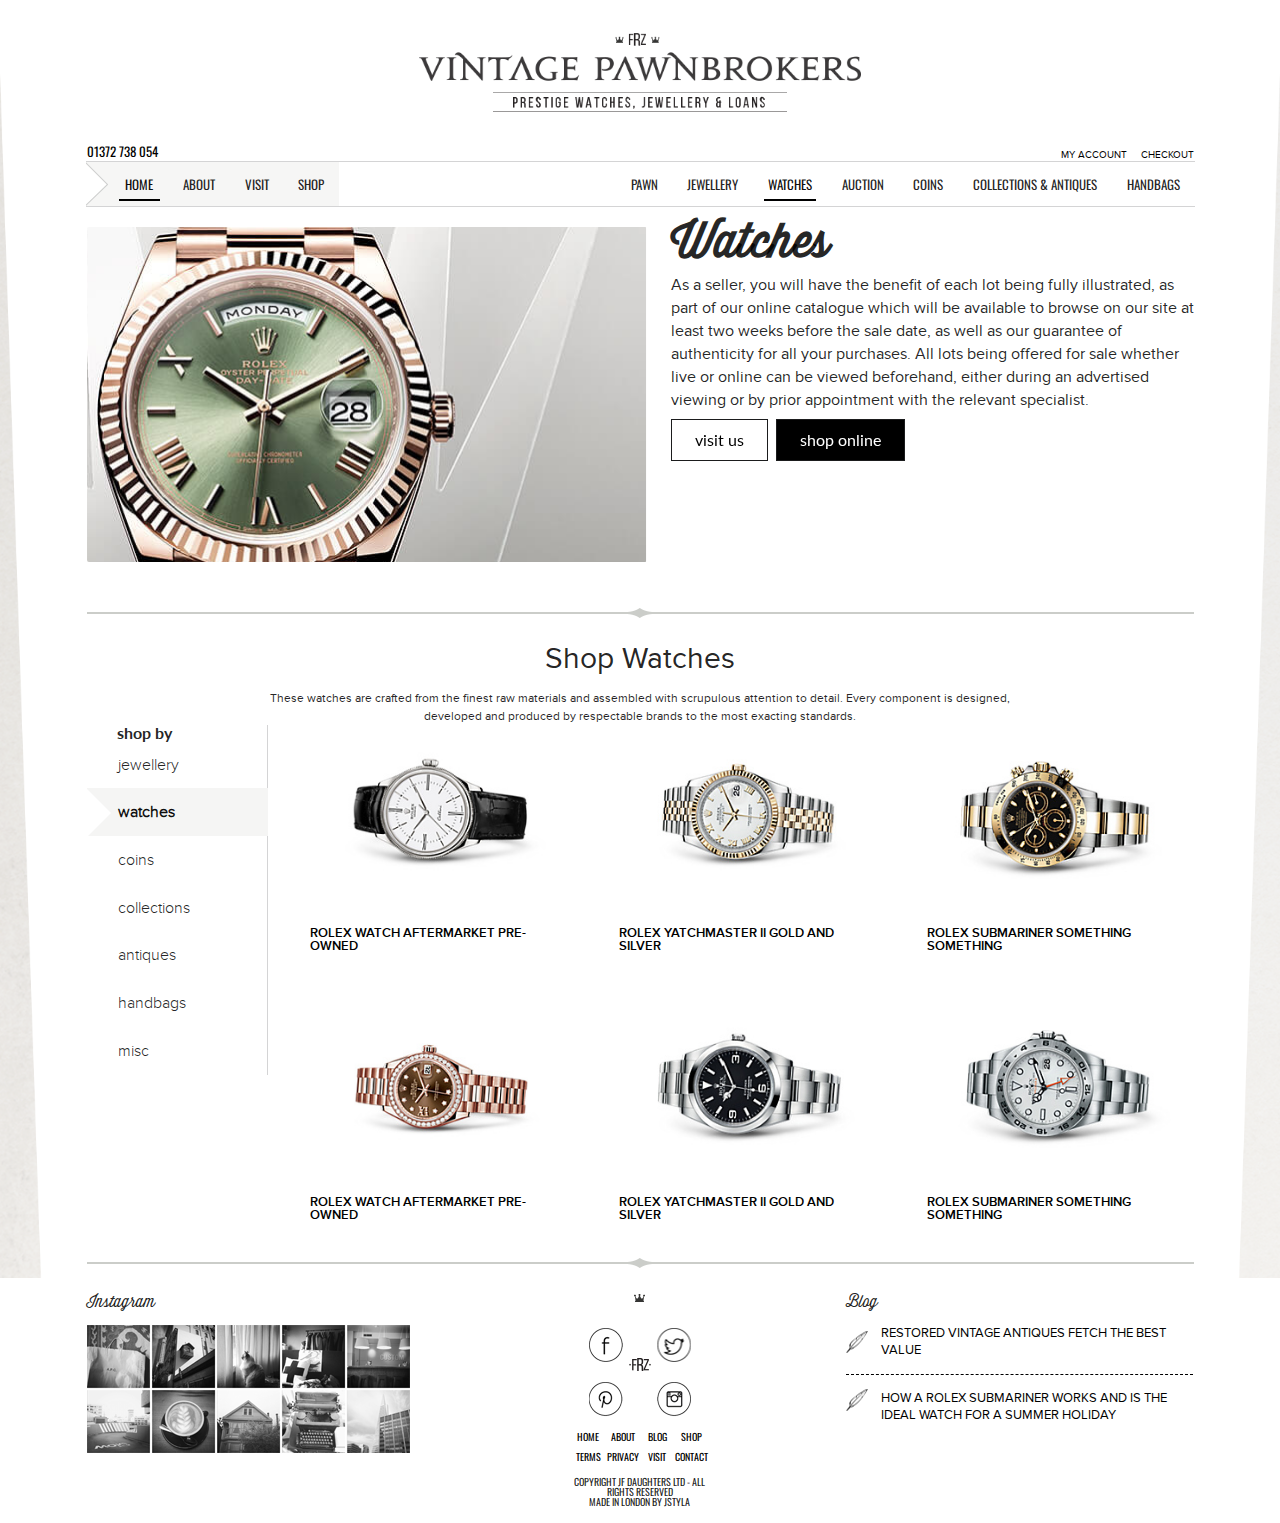
<file: index.html>
<!DOCTYPE html>
<html lang="en-us">
<head>
	<meta charset="utf-8">
	<!--<meta http-equiv="X-UA-Compatible" content="IE=edge,chrome=1">-->

	<title>Vintagepawn</title>
	<meta name="description" content="">
	<meta name="author" content="">

	<meta name="viewport" content="width=device-width, initial-scale=1.0, maximum-scale=1.0, user-scalable=no">

	<!-- Basic Styles -->
  <link rel="stylesheet" type="text/css" media="screen" href="stylesheets/semantic.min.css">
  <link rel="stylesheet" type="text/css" media="screen" href="stylesheets/screen.css">

  <!-- fonts -->
  <link rel="stylesheet" type="text/css" media="screen" href="stylesheets/fonts/thirstyscript/stylesheet.css">
  <link rel="stylesheet" type="text/css" media="screen" href="stylesheets/fonts/proxima/stylesheet.css">



  <!-- FAVICONS -->
<!-- 	<link rel="shortcut icon" href="img/favicon/favicon.ico" type="image/x-icon">
	<link rel="icon" href="img/favicon/favicon.ico" type="image/x-icon"> -->




<!--   <link rel="apple-touch-icon" href="img/splash/sptouch-icon-iphone.png">
  <link rel="apple-touch-icon" sizes="76x76" href="img/splash/touch-icon-ipad.png">
  <link rel="apple-touch-icon" sizes="120x120" href="img/splash/touch-icon-iphone-retina.png">
  <link rel="apple-touch-icon" sizes="152x152" href="img/splash/touch-icon-ipad-retina.png"> -->



</head>

	<!--

	TABLE OF CONTENTS.
	
	Use search to find needed section.
	
	===================================================================
	
	|  01. #CSS Links                |  all CSS links and file paths  |
	|  02. #FAVICONS                 |  Favicon links and file paths  |
	|  03. #GOOGLE FONT              |  Google font link              |
	|  04. #APP SCREEN / ICONS       |  app icons, screen backdrops   |
	|  05. #BODY                     |  body tag                      |
	|  06. #HEADER                   |  header tag                    |
	|  07. #PROJECTS                 |  project lists                 |
	|  08. #TOGGLE LAYOUT BUTTONS    |  layout buttons and actions    |
	|  09. #MOBILE                   |  mobile view dropdown          |
	|  10. #SEARCH                   |  search field                  |
	|  11. #NAVIGATION               |  left panel & navigation       |
	|  12. #RIGHT PANEL              |  right panel userlist          |
	|  13. #MAIN PANEL               |  main panel                    |
	|  14. #MAIN CONTENT             |  content holder                |
	|  15. #PAGE FOOTER              |  page footer                   |
	|  16. #SHORTCUT AREA            |  dropdown shortcuts area       |
	|  17. #PLUGINS                  |  all scripts and plugins       |
	
	===================================================================
	
-->

<!-- #BODY -->

<body>
  <div class="start-page">
  <div class="ui container with-anglee">
    <!-- SIDEBAR -->
    <div class="ui left vertical menu sidebar hidden mobile-menu oswald-font">
      <a href="javascript:void(0);" class="mobile-logo sidebar-logo mobile-only">
        <img src="images/mobile-logo.png">
      </a>
      <ul class="sidebar-icons">
        <li><a href="javascript:void(0);"><i class="home icon"></i></a></li>
        <li><a href="javascript:void(0);"><i class="search icon"></i></a></li>
        <li><a href="javascript:void(0);"><i class="travel icon"></i></a></li>
      </ul>
      <a href="index.html" class="item active">HOME </a>
      <a href="about.html" class="item">ABOUT </a>
      <a href="javascript:void(0);" class="item">VISIT </a>
      <a href="javascript:void(0);" class="item">SHOP </a>
      <a class="item" href="javascript:void(0);">PAWN </a>
      <a class="item" href="javascript:void(0);">JEWELLERY </a>
      <a class="item" href="javascript:void(0);">WATCHES </a>
      <a class="item" href="javascript:void(0);">AUCTION </a>
      <a class="item" href="javascript:void(0);">COINS </a>
      <a class="item" href="javascript:void(0);">COLLECTIONS &amp; ANTIQUES </a>
      <a class="item" href="javascript:void(0);">HANDBAGS </a>
    </div>
    <!-- HEADER -->
    <header>
      <div class="ui container">
        <div class="mobile-header mobile-only">
          <a href="javascript:void(0);" class="mobile-btn mobile-only">
            <i class="sidebar icon"></i>
          </a>
          <a href="javascript:void(0);" class="mobile-logo mobile-only">
            <img src="images/mobile-logo.png">
          </a>
          <a href="javascript:void(0);" class="mobile-finder mobile-only">
            <i class="travel icon"></i>
          </a>
        </div>
        <a href="javascript:void(0);" class="desktop-logo desktop-only">
          <img class="normal-logo" src="images/logo_03.png">
          <img class="sticky-logo" src="images/mobile-logo.png">
        </a>
        <a href="javascript:void(0);" class="cell-number pull-left desktop-only oswald-font">01372 738 054</a>
        <ul class="my-account pull-right desktop-only">
          <li><a href="javascript:void(0);">MY ACCOUNT </a></li>
          <li><a href="javascript:void(0);">CHECKOUT</a></li>
        </ul>
        <div class="ui attached stackable menu desktop-only oswald-font">
          <a href="index.html" class="item active">HOME </a>
          <a href="about.html" class="item">ABOUT </a>
          <a href="javascript:void(0);" class="item">VISIT </a>
          <a href="javascript:void(0);" class="item">SHOP </a>
          <div class="right menu">
            <a class="item" href="javascript:void(0);">PAWN </a>
            <a class="item" href="javascript:void(0);">JEWELLERY </a>
            <a class="item active" href="javascript:void(0);">WATCHES </a>
            <a class="item" href="javascript:void(0);">AUCTION </a>
            <a class="item" href="javascript:void(0);">COINS </a>
            <a class="item" href="javascript:void(0);">COLLECTIONS &amp; ANTIQUES </a>
            <a class="item" href="javascript:void(0);">HANDBAGS </a>
          </div>
        </div>
      </div>
    </header>
    <!-- MAIN -->
    <main>
      <!-- <div class="ui container with-anglee"> -->
        <div class="watch-main-deskription">
          <div class="ui items">
            <div class="item">
              <div class="image">
                <img src="images/big-img_03.png">
              </div>
              <div class="content">
                <a class="header thirsty-font">Watches</a>
                <div class="description">
                  <p>
                    As a seller, you will have the benefit of each lot being fully illustrated, as part of our online catalogue which will be available to browse on our site at least two weeks before the sale date, as well as our guarantee of authenticity for all your purchases. All lots being offered for sale whether live or online can be viewed beforehand, either during an advertised viewing or by prior appointment with the relevant specialist.
                  </p>
                  <div class="ui black basic vertical animated button white-btn" tabindex="0">
                    <div class="hidden content"><i class="car icon"></i></div>
                    <div class="visible content">
                      visit us
                    </div>
                  </div> 
                  <div class="ui black basic animated fade button black-btn" tabindex="0">
                    <div class="hidden content"><i class="shop icon"></i></div>
                    <div class="visible content">
                      shop online
                    </div>
                  </div>
                </div>
              </div>
            </div>
          </div>
        </div>
        <div class="divider"></div>
        <div class="watches-tab-wrap">
          <div class="watches-tab-wrap-header">
            <h2>
              Shop Watches
            </h2>
            <p>
              These watches are crafted from the finest raw materials and assembled with scrupulous attention to detail. Every component is designed, developed and produced by respectable brands to the most exacting standards.
            </p>
          </div>
          <div class="watches-tab">
            <div class="ui stackable  grid">
              <div class="row">
                <div class="three wide column">
                  <div class="ui tabular vertical menu tab-menu">
                    <h4 class="bold-font">
                      shop by
                    </h4>
                    <div class="item" data-tab="tab-name">jewellery</div>
                    <div class="item active" data-tab="tab-name2">watches</div>
                    <div class="item" data-tab="tab-name3">coins</div>
                    <div class="item" data-tab="tab-name4">collections</div>
                    <div class="item" data-tab="tab-name5">antiques</div>
                    <div class="item" data-tab="tab-name6">handbags</div>
                    <div class="item" data-tab="tab-name7">misc</div>
                  </div>
                </div>
                <div class="thirteen wide column">
                  <div class="tabular-content">
                    <div class="ui tab" data-tab="tab-name">
                      <!-- Tab Content !-->
                      1
                    </div>
                    <div class="ui tab active" data-tab="tab-name2">
                      <!-- Tab Content !-->
                      <div class="ui stackable three column grid">
                        <div class="column">
                          <div class="tabular-content-img">
                            <a href="javascript:void(0);">
                              <img src="images/watches_03.png">
                              <span>
                                Rolex Watch aftermarket pre-owned 
                              </span>
                            </a>
                          </div>
                        </div>
                        <div class="column">
                          <div class="tabular-content-img">
                            <a href="javascript:void(0);">
                              <img src="images/watches_05.png">
                              <span>
                                Rolex yatchmaster II GOLD AND SILVER
                              </span>
                            </a>
                          </div>
                        </div>
                        <div class="column">
                          <div class="tabular-content-img">
                            <a href="javascript:void(0);">
                              <img src="images/watches_07.png">
                              <span>
                               ROLEX SUBMARINER SOMETHING SOMETHING
                             </span>
                           </a>
                         </div>
                       </div>
                       <div class="column">
                        <div class="tabular-content-img">
                          <a href="javascript:void(0);">
                            <img src="images/watches_13.png">
                            <span>
                             Rolex Watch aftermarket pre-owned 
                           </span>
                         </a>
                       </div>
                     </div>
                     <div class="column">
                      <div class="tabular-content-img">
                        <a href="javascript:void(0);">
                          <img src="images/watches_16.png">
                          <span>
                            Rolex yatchmaster II GOLD AND SILVER
                          </span>
                        </a>
                      </div>
                    </div>
                    <div class="column">
                      <div class="tabular-content-img">
                        <a href="javascript:void(0);">
                          <img src="images/watches_18.png">
                          <span>
                            ROLEX SUBMARINER SOMETHING SOMETHING
                          </span>
                        </a>
                      </div>
                    </div>
                  </div>
                </div>
                <div class="ui tab" data-tab="tab-name3">
                  <!-- Tab Content !-->
                  3
                </div>
                <div class="ui tab" data-tab="tab-name4">
                  <!-- Tab Content !-->
                  4
                </div>
                <div class="ui tab" data-tab="tab-name5">
                  <!-- Tab Content !-->
                  5
                </div>
                <div class="ui tab" data-tab="tab-name6">
                  <!-- Tab Content !-->
                  6
                </div>
                <div class="ui tab" data-tab="tab-name7">
                  <!-- Tab Content !-->
                  7
                </div>
              </div>
            </div>
          </div>
        </div>
      </div>
    </div>
    <div class="divider"></div>
  <!-- </div> -->
</main>
</div>
<footer>
 <div class="ui container">
  <div class="ui stackable three column grid">
    <div class="column">
      <h5 class="thirsty-font">
        Instagram 
      </h5>
      <div class="instagram-block">
        <img src="images/instagram_03.png" alt="">
      </div>
    </div>
    <div class="column">
      <h5 class="header-with-background"></h5>
      <div class="site-map-wrap">
        <ul class="social-wrap">
          <li class="facebook"><a href="javascript:void(0);"></a></li>
          <li class="twitter"><a href="javascript:void(0);"></a></li>
          <li class="pinterest"><a href="javascript:void(0);"></a></li>
          <li class="instagram"><a href="javascript:void(0);"></a></li>
        </ul>
        <ul class="sitemap oswald-font">
          <li><a href="javascript:void(0);">HOME</a></li>
          <li><a href="javascript:void(0);">ABOUT</a></li>
          <li><a href="javascript:void(0);">BLOG</a></li>
          <li><a href="javascript:void(0);">SHOP</a></li>
          <li><a href="javascript:void(0);">TERMS</a></li>
          <li><a href="javascript:void(0);">PRIVACY</a></li>
          <li><a href="javascript:void(0);">VISIT</a></li>
          <li><a href="javascript:void(0);">CONTACT</a></li>
        </ul>
        <p class="copyright oswald-font">
          COPYRIGHT JF DAUGHTERS LTD - ALL RIGHTS RESERVED <br> 
          MADE IN LONDON  by JSTYLA
        </p>
      </div>
    </div>
    <div class="column">
      <h5 class="thirsty-font">
        Blog 
      </h5>
      <ul class="footer-blog">
        <li><a href="javascript:void(0);">RESTORED VINTAGE ANTIQUES FETCH THE BEST VALUE</a></li>
        <li><a href="javascript:void(0);">HOW A ROLEX SUBMARINER WORKS AND IS THE IDEAL WATCH FOR A SUMMER HOLIDAY</a></li>
      </ul>
    </div>
  </div>
</div>
</footer>
</div>
<!-- Demo purpose only -->
<script src="js/jquery-2.2.3.min.js"></script>


<script src="js/semantic.min.js"></script>
<script src="js/init.js"></script>

</body>

</html>
</file>
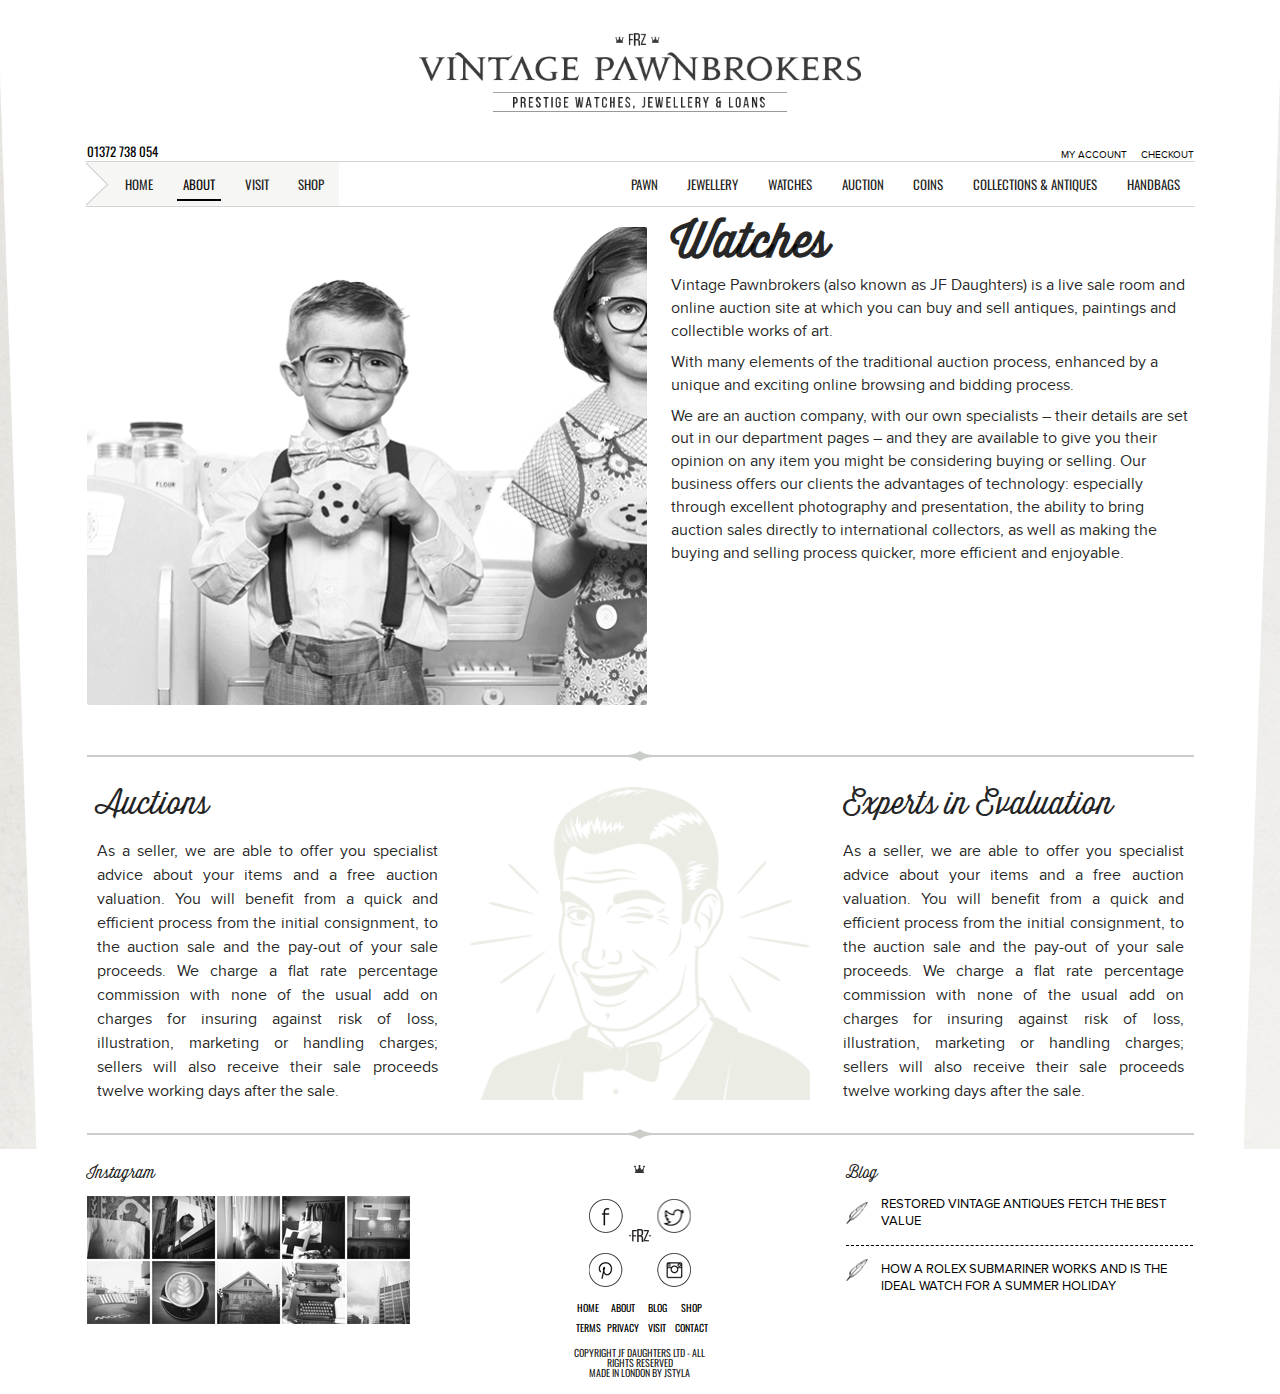
<file: about.html>
<!DOCTYPE html>
<html lang="en-us">
<head>
	<meta charset="utf-8">
	<!--<meta http-equiv="X-UA-Compatible" content="IE=edge,chrome=1">-->

	<title>About</title>
	<meta name="description" content="">
	<meta name="author" content="">

	<meta name="viewport" content="width=device-width, initial-scale=1.0, maximum-scale=1.0, user-scalable=no">

	<!-- Basic Styles -->
  <link rel="stylesheet" type="text/css" media="screen" href="stylesheets/semantic.min.css">
  <link rel="stylesheet" type="text/css" media="screen" href="stylesheets/screen.css">

  <!-- fonts -->
  <link rel="stylesheet" type="text/css" media="screen" href="stylesheets/fonts/thirstyscript/stylesheet.css">
  <link rel="stylesheet" type="text/css" media="screen" href="stylesheets/fonts/proxima/stylesheet.css">



  <!-- FAVICONS -->
<!-- 	<link rel="shortcut icon" href="img/favicon/favicon.ico" type="image/x-icon">
	<link rel="icon" href="img/favicon/favicon.ico" type="image/x-icon"> -->




<!--   <link rel="apple-touch-icon" href="img/splash/sptouch-icon-iphone.png">
  <link rel="apple-touch-icon" sizes="76x76" href="img/splash/touch-icon-ipad.png">
  <link rel="apple-touch-icon" sizes="120x120" href="img/splash/touch-icon-iphone-retina.png">
  <link rel="apple-touch-icon" sizes="152x152" href="img/splash/touch-icon-ipad-retina.png"> -->



</head>

	<!--

	TABLE OF CONTENTS.
	
	Use search to find needed section.
	
	===================================================================
	
	|  01. #CSS Links                |  all CSS links and file paths  |
	|  02. #FAVICONS                 |  Favicon links and file paths  |
	|  03. #GOOGLE FONT              |  Google font link              |
	|  04. #APP SCREEN / ICONS       |  app icons, screen backdrops   |
	|  05. #BODY                     |  body tag                      |
	|  06. #HEADER                   |  header tag                    |
	|  07. #PROJECTS                 |  project lists                 |
	|  08. #TOGGLE LAYOUT BUTTONS    |  layout buttons and actions    |
	|  09. #MOBILE                   |  mobile view dropdown          |
	|  10. #SEARCH                   |  search field                  |
	|  11. #NAVIGATION               |  left panel & navigation       |
	|  12. #RIGHT PANEL              |  right panel userlist          |
	|  13. #MAIN PANEL               |  main panel                    |
	|  14. #MAIN CONTENT             |  content holder                |
	|  15. #PAGE FOOTER              |  page footer                   |
	|  16. #SHORTCUT AREA            |  dropdown shortcuts area       |
	|  17. #PLUGINS                  |  all scripts and plugins       |
	
	===================================================================
	
-->

<!-- #BODY -->

<body>
  <div class="start-page">
    <div class="ui container with-anglee">
      <!-- SIDEBAR -->
      <div class="ui left vertical menu sidebar hidden mobile-menu oswald-font">
        <a href="javascript:void(0);" class="mobile-logo sidebar-logo mobile-only">
          <img src="images/mobile-logo.png">
        </a>
        <ul class="sidebar-icons">
          <li><a href="javascript:void(0);"><i class="home icon"></i></a></li>
          <li><a href="javascript:void(0);"><i class="search icon"></i></a></li>
          <li><a href="javascript:void(0);"><i class="travel icon"></i></a></li>
        </ul>
        <a href="index.html" class="item">HOME </a>
        <a href="about.html" class="item  active">ABOUT </a>
        <a href="javascript:void(0);" class="item">VISIT </a>
        <a href="javascript:void(0);" class="item">SHOP </a>
        <a class="item" href="javascript:void(0);">PAWN </a>
        <a class="item" href="javascript:void(0);">JEWELLERY </a>
        <a class="item" href="javascript:void(0);">WATCHES </a>
        <a class="item" href="javascript:void(0);">AUCTION </a>
        <a class="item" href="javascript:void(0);">COINS </a>
        <a class="item" href="javascript:void(0);">COLLECTIONS &amp; ANTIQUES </a>
        <a class="item" href="javascript:void(0);">HANDBAGS </a>
      </div>
      <!-- HEADER -->
      <header>
        <div class="ui container">
          <div class="mobile-header mobile-only">
            <a href="javascript:void(0);" class="mobile-btn mobile-only">
              <i class="sidebar icon"></i>
            </a>
            <a href="javascript:void(0);" class="mobile-logo mobile-only">
              <img src="images/mobile-logo.png">
            </a>
            <a href="javascript:void(0);" class="mobile-finder mobile-only">
              <i class="travel icon"></i>
            </a>
          </div>
          <a href="javascript:void(0);" class="desktop-logo desktop-only">
            <img class="normal-logo" src="images/logo_03.png">
            <img class="sticky-logo" src="images/mobile-logo.png">
          </a>
          <a href="javascript:void(0);" class="cell-number pull-left desktop-only oswald-font">01372 738 054</a>
          <ul class="my-account pull-right desktop-only">
            <li><a href="javascript:void(0);">MY ACCOUNT </a></li>
            <li><a href="javascript:void(0);">CHECKOUT</a></li>
          </ul>
          <div class="ui attached stackable menu desktop-only oswald-font">
            <a href="index.html" class="item">HOME </a>
            <a href="about.html" class="item active">ABOUT </a>
            <a href="javascript:void(0);" class="item">VISIT </a>
            <a href="javascript:void(0);" class="item">SHOP </a>
            <div class="right menu">
              <a class="item" href="javascript:void(0);">PAWN </a>
              <a class="item" href="javascript:void(0);">JEWELLERY </a>
              <a class="item" href="javascript:void(0);">WATCHES </a>
              <a class="item" href="javascript:void(0);">AUCTION </a>
              <a class="item" href="javascript:void(0);">COINS </a>
              <a class="item" href="javascript:void(0);">COLLECTIONS &amp; ANTIQUES </a>
              <a class="item" href="javascript:void(0);">HANDBAGS </a>
            </div>
          </div>
        </div>
      </header>
      <!-- MAIN -->
      <main>
        <div class="ui container">
          <div class="watch-main-deskription">
            <div class="ui items">
              <div class="item">
                <div class="image">
                  <img src="images/about-left-img_03.png">
                </div>
                <div class="content">
                  <a class="header thirsty-font">Watches</a>
                  <div class="description">
                    <p>
                      Vintage Pawnbrokers (also known as JF Daughters) is a live sale room and online auction site at which you can buy and sell antiques, paintings and collectible works of art.
                    </p>
                    <p>
                      With many elements of the traditional auction process, enhanced by a unique and exciting online browsing and bidding process.
                    </p>
                    <p>
                      We are an auction company, with our own specialists – their details are set out in our department pages – and they are available to give you their opinion on any item you might be considering buying or selling. Our business offers our clients the advantages of technology: especially through excellent photography and presentation, the ability to bring auction sales directly to international collectors, as well as making the buying and selling process quicker, more efficient and enjoyable.
                    </p>
                  </div>
                </div>
              </div>
            </div>
          </div>
          <div class="divider"></div>
          <div class="about-text-wrap">
            <div class="ui stackable three column grid">
              <div class="column">
                <h3 class="thirsty-font">
                  Auctions
                </h3>
                <p>
                  As a seller, we are able to offer you specialist advice about your items and a free auction valuation. You will benefit from a quick and efficient process from the initial consignment, to the auction sale and the pay-out of your sale proceeds. We charge a flat rate percentage commission with none of the usual add on charges for insuring against risk of loss, illustration, marketing or handling charges; sellers will also receive their sale proceeds twelve working days after the sale.
                </p>
              </div> 
              <div class="column">
                <img src="images/about-picture_03.png" alt="">
              </div>
              <div class="column">
               <h3 class="thirsty-font">
                Experts in Evaluation
              </h3>
              <p>
                As a seller, we are able to offer you specialist advice about your items and a free auction valuation. You will benefit from a quick and efficient process from the initial consignment, to the auction sale and the pay-out of your sale proceeds. We charge a flat rate percentage commission with none of the usual add on charges for insuring against risk of loss, illustration, marketing or handling charges; sellers will also receive their sale proceeds twelve working days after the sale.
              </p>
            </div>
          </div>
        </div>
        <div class="divider"></div>
      </div>
    </main>
</div>
    <footer>
     <div class="ui container">
      <div class="ui stackable three column grid">
        <div class="column">
          <h5 class="thirsty-font">
            Instagram 
          </h5>
          <div class="instagram-block">
            <img src="images/instagram_03.png" alt="">
          </div>
        </div>
        <div class="column">
          <h5 class="header-with-background"></h5>
          <div class="site-map-wrap">
            <ul class="social-wrap">
              <li class="facebook"><a href="javascript:void(0);"></a></li>
              <li class="twitter"><a href="javascript:void(0);"></a></li>
              <li class="pinterest"><a href="javascript:void(0);"></a></li>
              <li class="instagram"><a href="javascript:void(0);"></a></li>
            </ul>
            <ul class="sitemap oswald-font">
              <li><a href="javascript:void(0);">HOME</a></li>
              <li><a href="javascript:void(0);">ABOUT</a></li>
              <li><a href="javascript:void(0);">BLOG</a></li>
              <li><a href="javascript:void(0);">SHOP</a></li>
              <li><a href="javascript:void(0);">TERMS</a></li>
              <li><a href="javascript:void(0);">PRIVACY</a></li>
              <li><a href="javascript:void(0);">VISIT</a></li>
              <li><a href="javascript:void(0);">CONTACT</a></li>
            </ul>
            <p class="copyright oswald-font">
              COPYRIGHT JF DAUGHTERS LTD - ALL RIGHTS RESERVED <br> 
              MADE IN LONDON  by JSTYLA
            </p>
          </div>
        </div>
        <div class="column">
          <h5 class="thirsty-font">
            Blog 
          </h5>
          <ul class="footer-blog">
            <li><a href="javascript:void(0);">RESTORED VINTAGE ANTIQUES FETCH THE BEST VALUE</a></li>
            <li><a href="javascript:void(0);">HOW A ROLEX SUBMARINER WORKS AND IS THE IDEAL WATCH FOR A SUMMER HOLIDAY</a></li>
          </ul>
        </div>
      </div>
    </div>
  </footer>
</div>
<!-- Demo purpose only -->
<script src="js/jquery-2.2.3.min.js"></script>


<script src="js/semantic.min.js"></script>
<script src="js/init.js"></script>

</body>

</html>
</file>
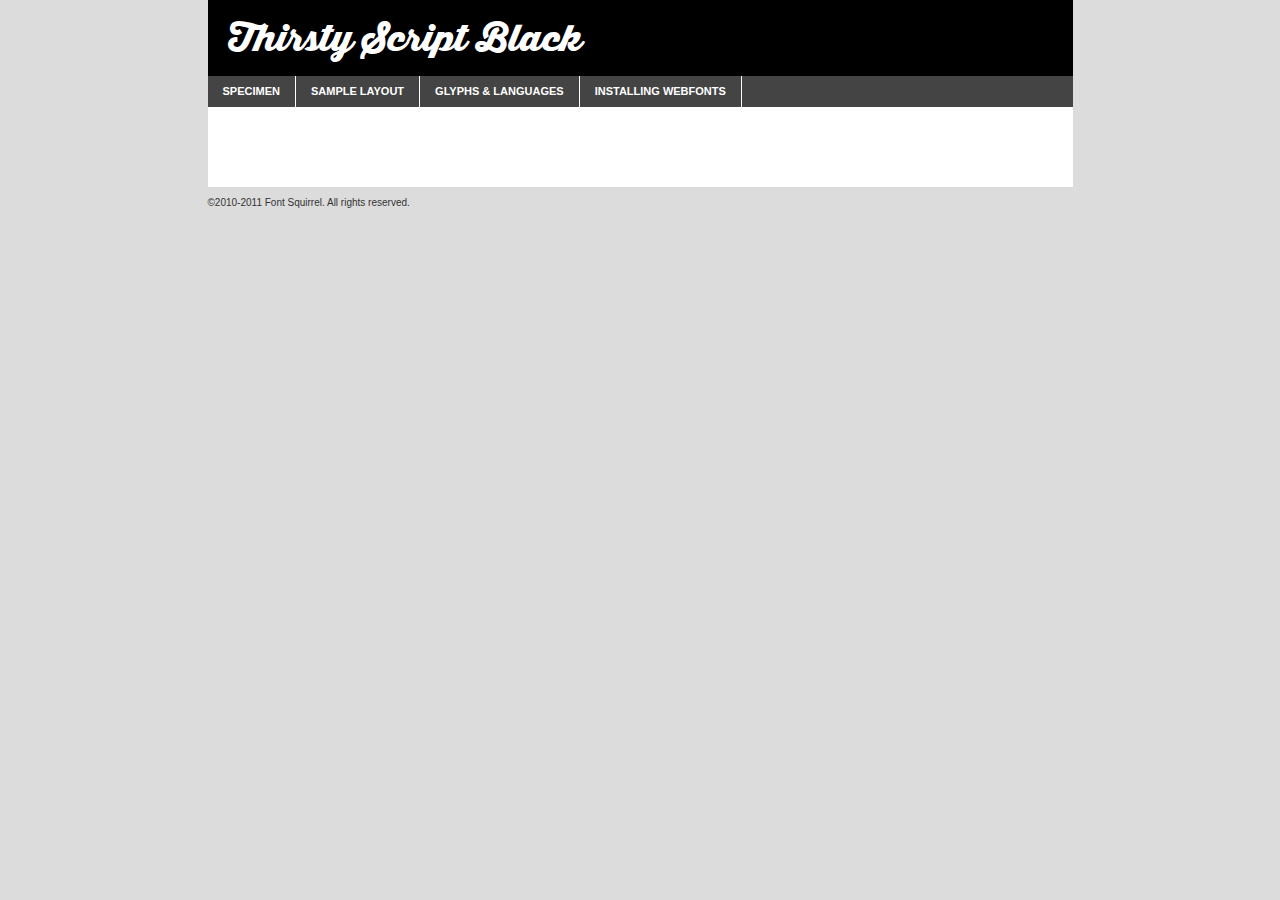
<file: stylesheets/fonts/thirstyscript/thirstyscriptblack-demo.html>
<!DOCTYPE html PUBLIC "-//W3C//DTD XHTML 1.0 Transitional//EN"
	"http://www.w3.org/TR/xhtml1/DTD/xhtml1-transitional.dtd">

<html xmlns="http://www.w3.org/1999/xhtml" xml:lang="en" lang="en">
<head>
	<meta http-equiv="Content-Type" content="text/html; charset=utf-8" />
	<script src="http://ajax.googleapis.com/ajax/libs/jquery/1.7.2/jquery.min.js" type="text/javascript" charset="utf-8"></script>
	<script src="specimen_files/easytabs.js" type="text/javascript" charset="utf-8"></script>
	<link rel="stylesheet" href="specimen_files/specimen_stylesheet.css" type="text/css" charset="utf-8" />
	<link rel="stylesheet" href="stylesheet.css" type="text/css" charset="utf-8" />

	<style type="text/css">
					body{
				font-family: 'thirsty_scriptblack';
							}
		</style>

	<title>Thirsty Script Black Specimen</title>
	
	
	<script type="text/javascript" charset="utf-8">
		$(document).ready(function() {
			$('#container').easyTabs({defaultContent:1});
		});
	</script>
</head>

<body>
<div id="container">
	<div id="header">
		Thirsty Script Black	</div>
	<ul class="tabs">
		<li><a href="#specimen">Specimen</a></li>
		<li><a href="#layout">Sample Layout</a></li>
				<li><a href="#glyphs">Glyphs &amp; Languages</a></li>
		<li><a href="#installing">Installing Webfonts</a></li>
		
	</ul>
	
	<div id="main_content">

		
			<div id="specimen">
		
				<div class="section">
					<div class="grid12 firstcol">
						<div class="huge">AaBb</div>
					</div>
				</div>
		
				<div class="section">
					<div class="glyph_range">A&#x200B;B&#x200b;C&#x200b;D&#x200b;E&#x200b;F&#x200b;G&#x200b;H&#x200b;I&#x200b;J&#x200b;K&#x200b;L&#x200b;M&#x200b;N&#x200b;O&#x200b;P&#x200b;Q&#x200b;R&#x200b;S&#x200b;T&#x200b;U&#x200b;V&#x200b;W&#x200b;X&#x200b;Y&#x200b;Z&#x200b;a&#x200b;b&#x200b;c&#x200b;d&#x200b;e&#x200b;f&#x200b;g&#x200b;h&#x200b;i&#x200b;j&#x200b;k&#x200b;l&#x200b;m&#x200b;n&#x200b;o&#x200b;p&#x200b;q&#x200b;r&#x200b;s&#x200b;t&#x200b;u&#x200b;v&#x200b;w&#x200b;x&#x200b;y&#x200b;z&#x200b;1&#x200b;2&#x200b;3&#x200b;4&#x200b;5&#x200b;6&#x200b;7&#x200b;8&#x200b;9&#x200b;0&#x200b;&amp;&#x200b;.&#x200b;,&#x200b;?&#x200b;!&#x200b;&#64;&#x200b;(&#x200b;)&#x200b;#&#x200b;$&#x200b;%&#x200b;*&#x200b;+&#x200b;-&#x200b;=&#x200b;:&#x200b;;</div>
				</div>
				<div class="section">
					<div class="grid12 firstcol">
						<table class="sample_table">
							<tr><td>10</td><td class="size10">abcdefghijklmnopqrstuvwxyzABCDEFGHIJKLMNOPQRSTUVWXYZ0123456789abcdefghijklmnopqrstuvwxyzABCDEFGHIJKLMNOPQRSTUVWXYZ0123456789abcdefghijklmnopqrstuvwxyzABCDEFGHIJKLMNOPQRSTUVWXYZ</td></tr>
							<tr><td>11</td><td class="size11">abcdefghijklmnopqrstuvwxyzABCDEFGHIJKLMNOPQRSTUVWXYZ0123456789abcdefghijklmnopqrstuvwxyzABCDEFGHIJKLMNOPQRSTUVWXYZ0123456789abcdefghijklmnopqrstuvwxyzABCDEFGHIJKLMNOPQRSTUVWXYZ</td></tr>
							<tr><td>12</td><td class="size12">abcdefghijklmnopqrstuvwxyzABCDEFGHIJKLMNOPQRSTUVWXYZ0123456789abcdefghijklmnopqrstuvwxyzABCDEFGHIJKLMNOPQRSTUVWXYZ0123456789abcdefghijklmnopqrstuvwxyzABCDEFGHIJKLMNOPQRSTUVWXYZ</td></tr>
							<tr><td>13</td><td class="size13">abcdefghijklmnopqrstuvwxyzABCDEFGHIJKLMNOPQRSTUVWXYZ0123456789abcdefghijklmnopqrstuvwxyzABCDEFGHIJKLMNOPQRSTUVWXYZ0123456789abcdefghijklmnopqrstuvwxyzABCDEFGHIJKLMNOPQRSTUVWXYZ</td></tr>
							<tr><td>14</td><td class="size14">abcdefghijklmnopqrstuvwxyzABCDEFGHIJKLMNOPQRSTUVWXYZ0123456789abcdefghijklmnopqrstuvwxyzABCDEFGHIJKLMNOPQRSTUVWXYZ0123456789abcdefghijklmnopqrstuvwxyzABCDEFGHIJKLMNOPQRSTUVWXYZ</td></tr>
							<tr><td>16</td><td class="size16">abcdefghijklmnopqrstuvwxyzABCDEFGHIJKLMNOPQRSTUVWXYZ0123456789abcdefghijklmnopqrstuvwxyzABCDEFGHIJKLMNOPQRSTUVWXYZ</td></tr>
							<tr><td>18</td><td class="size18">abcdefghijklmnopqrstuvwxyzABCDEFGHIJKLMNOPQRSTUVWXYZ0123456789abcdefghijklmnopqrstuvwxyzABCDEFGHIJKLMNOPQRSTUVWXYZ</td></tr>
							<tr><td>20</td><td class="size20">abcdefghijklmnopqrstuvwxyzABCDEFGHIJKLMNOPQRSTUVWXYZ0123456789abcdefghijklmnopqrstuvwxyzABCDEFGHIJKLMNOPQRSTUVWXYZ</td></tr>
							<tr><td>24</td><td class="size24">abcdefghijklmnopqrstuvwxyzABCDEFGHIJKLMNOPQRSTUVWXYZ0123456789abcdefghijklmnopqrstuvwxyzABCDEFGHIJKLMNOPQRSTUVWXYZ</td></tr>
							<tr><td>30</td><td class="size30">abcdefghijklmnopqrstuvwxyzABCDEFGHIJKLMNOPQRSTUVWXYZ0123456789abcdefghijklmnopqrstuvwxyzABCDEFGHIJKLMNOPQRSTUVWXYZ</td></tr>
							<tr><td>36</td><td class="size36">abcdefghijklmnopqrstuvwxyzABCDEFGHIJKLMNOPQRSTUVWXYZ0123456789abcdefghijklmnopqrstuvwxyzABCDEFGHIJKLMNOPQRSTUVWXYZ</td></tr>
							<tr><td>48</td><td class="size48">abcdefghijklmnopqrstuvwxyzABCDEFGHIJKLMNOPQRSTUVWXYZ0123456789abcdefghijklmnopqrstuvwxyzABCDEFGHIJKLMNOPQRSTUVWXYZ</td></tr>
							<tr><td>60</td><td class="size60">abcdefghijklmnopqrstuvwxyzABCDEFGHIJKLMNOPQRSTUVWXYZ0123456789abcdefghijklmnopqrstuvwxyzABCDEFGHIJKLMNOPQRSTUVWXYZ</td></tr>
							<tr><td>72</td><td class="size72">abcdefghijklmnopqrstuvwxyzABCDEFGHIJKLMNOPQRSTUVWXYZ0123456789abcdefghijklmnopqrstuvwxyzABCDEFGHIJKLMNOPQRSTUVWXYZ</td></tr>
							<tr><td>90</td><td class="size90">abcdefghijklmnopqrstuvwxyzABCDEFGHIJKLMNOPQRSTUVWXYZ0123456789abcdefghijklmnopqrstuvwxyzABCDEFGHIJKLMNOPQRSTUVWXYZ</td></tr>
						</table>
				
					</div>
			
				</div>
		
		
		
								<div class="section" id="bodycomparison">


										<div id="xheight">
				<div class="fontbody">&#xE000;&#xE000;&#xE000;&#xE000;&#xE000;&#xE000;&#xE000;&#xE000;&#xE000;&#xE000;&#xE000;&#xE000;&#xE000;&#xE000;&#xE000;&#xE000;&#xE000;&#xE000;&#xE000;&#xE000;&#xE000;&#xE000;&#xE000;&#xE000;&#xE000;&#xE000;&#xE000;&#xE000;&#xE000;&#xE000;&#xE000;&#xE000;&#xE000;&#xE000;&#xE000;&#xE000;&#xE000;&#xE000;&#xE000;&#xE000;&#xE000;&#xE000;&#xE000;&#xE000;&#xE000;&#xE000;&#xE000;&#xE000;&#xE000;&#xE000;&#xE000;&#xE000;&#xE000;&#xE000;&#xE000;&#xE000;&#xE000;&#xE000;&#xE000;&#xE000;&#xE000;&#xE000;&#xE000;&#xE000;&#xE000;&#xE000;&#xE000;&#xE000;&#xE000;&#xE000;&#xE000;&#xE000;&#xE000;&#xE000;&#xE000;&#xE000;&#xE000;&#xE000;&#xE000;&#xE000;&#xE000;&#xE000;&#xE000;&#xE000;&#xE000;&#xE000;&#xE000;&#xE000;&#xE000;&#xE000;&#xE000;&#xE000;&#xE000;&#xE000;&#xE000;&#xE000;&#xE000;&#xE000;&#xE000;body</div><div class="arialbody">body</div><div class="verdanabody">body</div><div class="georgiabody">body</div></div>
										<div class="fontbody" style="z-index:1">
											body<span>Thirsty Script Black</span>
										</div>
										<div class="arialbody" style="z-index:1">
											body<span>Arial</span>
										</div>
										<div class="verdanabody" style="z-index:1">
											body<span>Verdana</span>
										</div>
										<div class="georgiabody" style="z-index:1">
											body<span>Georgia</span>
										</div>



								</div>
		
		
				<div class="section psample psample_row1" id="">
					
					<div class="grid2 firstcol">
						<p class="size10"><span>10.</span>Aenean lacinia bibendum nulla sed consectetur. Fusce dapibus, tellus ac cursus commodo, tortor mauris condimentum nibh, ut fermentum massa justo sit amet risus. Nullam id dolor id nibh ultricies vehicula ut id elit. Cum sociis natoque penatibus et magnis dis parturient montes, nascetur ridiculus mus. Nulla vitae elit libero, a pharetra augue.</p>
			
					</div>
					<div class="grid3">
						<p class="size11"><span>11.</span>Aenean lacinia bibendum nulla sed consectetur. Fusce dapibus, tellus ac cursus commodo, tortor mauris condimentum nibh, ut fermentum massa justo sit amet risus. Nullam id dolor id nibh ultricies vehicula ut id elit. Cum sociis natoque penatibus et magnis dis parturient montes, nascetur ridiculus mus. Nulla vitae elit libero, a pharetra augue.</p>
			
					</div>
					<div class="grid3">
						<p class="size12"><span>12.</span>Aenean lacinia bibendum nulla sed consectetur. Fusce dapibus, tellus ac cursus commodo, tortor mauris condimentum nibh, ut fermentum massa justo sit amet risus. Nullam id dolor id nibh ultricies vehicula ut id elit. Cum sociis natoque penatibus et magnis dis parturient montes, nascetur ridiculus mus. Nulla vitae elit libero, a pharetra augue.</p>
			
					</div>
					<div class="grid4">
						<p class="size13"><span>13.</span>Aenean lacinia bibendum nulla sed consectetur. Fusce dapibus, tellus ac cursus commodo, tortor mauris condimentum nibh, ut fermentum massa justo sit amet risus. Nullam id dolor id nibh ultricies vehicula ut id elit. Cum sociis natoque penatibus et magnis dis parturient montes, nascetur ridiculus mus. Nulla vitae elit libero, a pharetra augue.</p>
			
					</div>
					<div class="white_blend"></div>
					
				</div>
				<div class="section psample psample_row2" id="">
					<div class="grid3 firstcol">
						<p class="size14"><span>14.</span>Aenean lacinia bibendum nulla sed consectetur. Fusce dapibus, tellus ac cursus commodo, tortor mauris condimentum nibh, ut fermentum massa justo sit amet risus. Nullam id dolor id nibh ultricies vehicula ut id elit. Cum sociis natoque penatibus et magnis dis parturient montes, nascetur ridiculus mus. Nulla vitae elit libero, a pharetra augue.</p>
			
					</div>
					<div class="grid4">
						<p class="size16"><span>16.</span>Aenean lacinia bibendum nulla sed consectetur. Fusce dapibus, tellus ac cursus commodo, tortor mauris condimentum nibh, ut fermentum massa justo sit amet risus. Nullam id dolor id nibh ultricies vehicula ut id elit. Cum sociis natoque penatibus et magnis dis parturient montes, nascetur ridiculus mus. Nulla vitae elit libero, a pharetra augue.</p>
			
					</div>
					<div class="grid5">
						<p class="size18"><span>18.</span>Aenean lacinia bibendum nulla sed consectetur. Fusce dapibus, tellus ac cursus commodo, tortor mauris condimentum nibh, ut fermentum massa justo sit amet risus. Nullam id dolor id nibh ultricies vehicula ut id elit. Cum sociis natoque penatibus et magnis dis parturient montes, nascetur ridiculus mus. Nulla vitae elit libero, a pharetra augue.</p>
			
					</div>

					<div class="white_blend"></div>

				</div>
				
				<div class="section psample psample_row3" id="">
					<div class="grid5 firstcol">
						<p class="size20"><span>20.</span>Aenean lacinia bibendum nulla sed consectetur. Fusce dapibus, tellus ac cursus commodo, tortor mauris condimentum nibh, ut fermentum massa justo sit amet risus. Nullam id dolor id nibh ultricies vehicula ut id elit. Cum sociis natoque penatibus et magnis dis parturient montes, nascetur ridiculus mus. Nulla vitae elit libero, a pharetra augue.</p>
					</div>
					<div class="grid7">
						<p class="size24"><span>24.</span>Aenean lacinia bibendum nulla sed consectetur. Fusce dapibus, tellus ac cursus commodo, tortor mauris condimentum nibh, ut fermentum massa justo sit amet risus. Nullam id dolor id nibh ultricies vehicula ut id elit. Cum sociis natoque penatibus et magnis dis parturient montes, nascetur ridiculus mus. Nulla vitae elit libero, a pharetra augue.</p>
					</div>
					
					<div class="white_blend"></div>
					
				</div>
				
				<div class="section psample psample_row4" id="">
					<div class="grid12 firstcol">
						<p class="size30"><span>30.</span>Aenean lacinia bibendum nulla sed consectetur. Fusce dapibus, tellus ac cursus commodo, tortor mauris condimentum nibh, ut fermentum massa justo sit amet risus. Nullam id dolor id nibh ultricies vehicula ut id elit. Cum sociis natoque penatibus et magnis dis parturient montes, nascetur ridiculus mus. Nulla vitae elit libero, a pharetra augue.</p>
					</div>
					<div class="white_blend"></div>
					
				</div>
				
				
				
				<div class="section psample psample_row1 fullreverse">
					<div class="grid2 firstcol">
						<p class="size10"><span>10.</span>Aenean lacinia bibendum nulla sed consectetur. Fusce dapibus, tellus ac cursus commodo, tortor mauris condimentum nibh, ut fermentum massa justo sit amet risus. Nullam id dolor id nibh ultricies vehicula ut id elit. Cum sociis natoque penatibus et magnis dis parturient montes, nascetur ridiculus mus. Nulla vitae elit libero, a pharetra augue.</p>
			
					</div>
					<div class="grid3">
						<p class="size11"><span>11.</span>Aenean lacinia bibendum nulla sed consectetur. Fusce dapibus, tellus ac cursus commodo, tortor mauris condimentum nibh, ut fermentum massa justo sit amet risus. Nullam id dolor id nibh ultricies vehicula ut id elit. Cum sociis natoque penatibus et magnis dis parturient montes, nascetur ridiculus mus. Nulla vitae elit libero, a pharetra augue.</p>
			
					</div>
					<div class="grid3">
						<p class="size12"><span>12.</span>Aenean lacinia bibendum nulla sed consectetur. Fusce dapibus, tellus ac cursus commodo, tortor mauris condimentum nibh, ut fermentum massa justo sit amet risus. Nullam id dolor id nibh ultricies vehicula ut id elit. Cum sociis natoque penatibus et magnis dis parturient montes, nascetur ridiculus mus. Nulla vitae elit libero, a pharetra augue.</p>
			
					</div>
					<div class="grid4">
						<p class="size13"><span>13.</span>Aenean lacinia bibendum nulla sed consectetur. Fusce dapibus, tellus ac cursus commodo, tortor mauris condimentum nibh, ut fermentum massa justo sit amet risus. Nullam id dolor id nibh ultricies vehicula ut id elit. Cum sociis natoque penatibus et magnis dis parturient montes, nascetur ridiculus mus. Nulla vitae elit libero, a pharetra augue.</p>
			
					</div>
					<div class="black_blend"></div>
					
				</div>
				
				<div class="section psample psample_row2 fullreverse">
					<div class="grid3 firstcol">
						<p class="size14"><span>14.</span>Aenean lacinia bibendum nulla sed consectetur. Fusce dapibus, tellus ac cursus commodo, tortor mauris condimentum nibh, ut fermentum massa justo sit amet risus. Nullam id dolor id nibh ultricies vehicula ut id elit. Cum sociis natoque penatibus et magnis dis parturient montes, nascetur ridiculus mus. Nulla vitae elit libero, a pharetra augue.</p>
			
					</div>
					<div class="grid4">
						<p class="size16"><span>16.</span>Aenean lacinia bibendum nulla sed consectetur. Fusce dapibus, tellus ac cursus commodo, tortor mauris condimentum nibh, ut fermentum massa justo sit amet risus. Nullam id dolor id nibh ultricies vehicula ut id elit. Cum sociis natoque penatibus et magnis dis parturient montes, nascetur ridiculus mus. Nulla vitae elit libero, a pharetra augue.</p>
			
					</div>
					<div class="grid5">
						<p class="size18"><span>18.</span>Aenean lacinia bibendum nulla sed consectetur. Fusce dapibus, tellus ac cursus commodo, tortor mauris condimentum nibh, ut fermentum massa justo sit amet risus. Nullam id dolor id nibh ultricies vehicula ut id elit. Cum sociis natoque penatibus et magnis dis parturient montes, nascetur ridiculus mus. Nulla vitae elit libero, a pharetra augue.</p>
			
					</div>
					<div class="black_blend"></div>

				</div>
				
				<div class="section psample fullreverse psample_row3" id="">
					<div class="grid5 firstcol">
						<p class="size20"><span>20.</span>Aenean lacinia bibendum nulla sed consectetur. Fusce dapibus, tellus ac cursus commodo, tortor mauris condimentum nibh, ut fermentum massa justo sit amet risus. Nullam id dolor id nibh ultricies vehicula ut id elit. Cum sociis natoque penatibus et magnis dis parturient montes, nascetur ridiculus mus. Nulla vitae elit libero, a pharetra augue.</p>
					</div>
					<div class="grid7">
						<p class="size24"><span>24.</span>Aenean lacinia bibendum nulla sed consectetur. Fusce dapibus, tellus ac cursus commodo, tortor mauris condimentum nibh, ut fermentum massa justo sit amet risus. Nullam id dolor id nibh ultricies vehicula ut id elit. Cum sociis natoque penatibus et magnis dis parturient montes, nascetur ridiculus mus. Nulla vitae elit libero, a pharetra augue.</p>
					</div>
					
					<div class="black_blend"></div>
					
				</div>
				
				<div class="section psample fullreverse psample_row4" id="" style="border-bottom: 20px #000 solid;">
					<div class="grid12 firstcol">
						<p class="size30"><span>30.</span>Aenean lacinia bibendum nulla sed consectetur. Fusce dapibus, tellus ac cursus commodo, tortor mauris condimentum nibh, ut fermentum massa justo sit amet risus. Nullam id dolor id nibh ultricies vehicula ut id elit. Cum sociis natoque penatibus et magnis dis parturient montes, nascetur ridiculus mus. Nulla vitae elit libero, a pharetra augue.</p>
					</div>
					<div class="black_blend"></div>
					
				</div>
				
				
				
				
			</div>
			
			<div id="layout">
				
				<div class="section">
					
					<div class="grid12 firstcol">
						<h1>Lorem Ipsum Dolor</h1>
						<h2>Etiam porta sem malesuada magna mollis euismod</h2>
						
						<p class="byline">By <a href="#link">Aenean Lacinia</a></p>
					</div>
				</div>
				<div class="section">
					<div class="grid8 firstcol">
						<p class="large">Donec sed odio dui. Morbi leo risus, porta ac consectetur ac, vestibulum at eros. Fusce dapibus, tellus ac cursus commodo, tortor mauris condimentum nibh, ut fermentum massa justo sit amet risus. </p>

						
						<h3>Pellentesque ornare sem</h3>

						<p>Maecenas sed diam eget risus varius blandit sit amet non magna. Maecenas faucibus mollis interdum. Donec ullamcorper nulla non metus auctor fringilla. Nullam id dolor id nibh ultricies vehicula ut id elit. Nullam id dolor id nibh ultricies vehicula ut id elit. </p>

						<p>Aenean eu leo quam. Pellentesque ornare sem lacinia quam venenatis vestibulum. Lorem ipsum dolor sit amet, consectetur adipiscing elit. Cum sociis natoque penatibus et magnis dis parturient montes, nascetur ridiculus mus. </p>

						<p>Nulla vitae elit libero, a pharetra augue. Praesent commodo cursus magna, vel scelerisque nisl consectetur et. Aenean lacinia bibendum nulla sed consectetur. </p>

						<p>Nullam quis risus eget urna mollis ornare vel eu leo. Nullam quis risus eget urna mollis ornare vel eu leo. Maecenas sed diam eget risus varius blandit sit amet non magna. Donec ullamcorper nulla non metus auctor fringilla. </p>

						<h3>Cras mattis consectetur</h3>

						<p>Aenean eu leo quam. Pellentesque ornare sem lacinia quam venenatis vestibulum. Aenean lacinia bibendum nulla sed consectetur. Integer posuere erat a ante venenatis dapibus posuere velit aliquet. Cras mattis consectetur purus sit amet fermentum. </p>

						<p>Nullam id dolor id nibh ultricies vehicula ut id elit. Nullam quis risus eget urna mollis ornare vel eu leo. Cras mattis consectetur purus sit amet fermentum.</p>
					</div>
					
					<div class="grid4 sidebar">
						
						<div class="box reverse">
							<p class="last">Nullam quis risus eget urna mollis ornare vel eu leo. Donec ullamcorper nulla non metus auctor fringilla. Cras mattis consectetur purus sit amet fermentum. Sed posuere consectetur est at lobortis. Lorem ipsum dolor sit amet, consectetur adipiscing elit. </p>
						</div>
						
						<p class="caption">Maecenas sed diam eget risus varius.</p>

						<p>Vestibulum id ligula porta felis euismod semper. Integer posuere erat a ante venenatis dapibus posuere velit aliquet. Vestibulum id ligula porta felis euismod semper. Sed posuere consectetur est at lobortis. Maecenas sed diam eget risus varius blandit sit amet non magna. Fusce dapibus, tellus ac cursus commodo, tortor mauris condimentum nibh, ut fermentum massa justo sit amet risus. </p>

					

						<p>Duis mollis, est non commodo luctus, nisi erat porttitor ligula, eget lacinia odio sem nec elit. Aenean lacinia bibendum nulla sed consectetur. Vivamus sagittis lacus vel augue laoreet rutrum faucibus dolor auctor. Aenean lacinia bibendum nulla sed consectetur. Nullam quis risus eget urna mollis ornare vel eu leo. </p>

						<p>Praesent commodo cursus magna, vel scelerisque nisl consectetur et. Donec ullamcorper nulla non metus auctor fringilla. Maecenas faucibus mollis interdum. Fusce dapibus, tellus ac cursus commodo, tortor mauris condimentum nibh, ut fermentum massa justo sit amet risus. </p>

					</div>
				</div>
				
			</div>


			



		<div id="glyphs">
			<div class="section">
				<div class="grid12 firstcol">
			
				<h1>Language Support</h1>
				<p>The subset of Thirsty Script Black in this kit supports the following languages:<br />
			
					Albanian, Bosnian, Croatian, Czech, Danish, Dutch, English, Estonian, Faroese, French, German, Hungarian, Icelandic, Italian, Malagasy, Norwegian, Polish, Portuguese, Serbian, Slovak, Slovenian, Spanish, Swedish				</p>
				<h1>Glyph Chart</h1>
				<p>The subset of Thirsty Script Black in this kit includes all the glyphs listed below. Unicode entities are included above each glyph to help you insert individual characters into your layout.</p>
				<div id="glyph_chart">
			
																														 <div><p>&amp;#13;</p>&#13;</div>
																				 <div><p>&amp;#32;</p>&#32;</div>
																				 <div><p>&amp;#33;</p>&#33;</div>
																				 <div><p>&amp;#34;</p>&#34;</div>
																				 <div><p>&amp;#35;</p>&#35;</div>
																				 <div><p>&amp;#36;</p>&#36;</div>
																				 <div><p>&amp;#37;</p>&#37;</div>
																				 <div><p>&amp;#38;</p>&#38;</div>
																				 <div><p>&amp;#39;</p>&#39;</div>
																				 <div><p>&amp;#40;</p>&#40;</div>
																				 <div><p>&amp;#41;</p>&#41;</div>
																				 <div><p>&amp;#42;</p>&#42;</div>
																				 <div><p>&amp;#43;</p>&#43;</div>
																				 <div><p>&amp;#44;</p>&#44;</div>
																				 <div><p>&amp;#45;</p>&#45;</div>
																				 <div><p>&amp;#46;</p>&#46;</div>
																				 <div><p>&amp;#47;</p>&#47;</div>
																				 <div><p>&amp;#48;</p>&#48;</div>
																				 <div><p>&amp;#49;</p>&#49;</div>
																				 <div><p>&amp;#50;</p>&#50;</div>
																				 <div><p>&amp;#51;</p>&#51;</div>
																				 <div><p>&amp;#52;</p>&#52;</div>
																				 <div><p>&amp;#53;</p>&#53;</div>
																				 <div><p>&amp;#54;</p>&#54;</div>
																				 <div><p>&amp;#55;</p>&#55;</div>
																				 <div><p>&amp;#56;</p>&#56;</div>
																				 <div><p>&amp;#57;</p>&#57;</div>
																				 <div><p>&amp;#58;</p>&#58;</div>
																				 <div><p>&amp;#59;</p>&#59;</div>
																				 <div><p>&amp;#60;</p>&#60;</div>
																				 <div><p>&amp;#61;</p>&#61;</div>
																				 <div><p>&amp;#62;</p>&#62;</div>
																				 <div><p>&amp;#63;</p>&#63;</div>
																				 <div><p>&amp;#64;</p>&#64;</div>
																				 <div><p>&amp;#65;</p>&#65;</div>
																				 <div><p>&amp;#66;</p>&#66;</div>
																				 <div><p>&amp;#67;</p>&#67;</div>
																				 <div><p>&amp;#68;</p>&#68;</div>
																				 <div><p>&amp;#69;</p>&#69;</div>
																				 <div><p>&amp;#70;</p>&#70;</div>
																				 <div><p>&amp;#71;</p>&#71;</div>
																				 <div><p>&amp;#72;</p>&#72;</div>
																				 <div><p>&amp;#73;</p>&#73;</div>
																				 <div><p>&amp;#74;</p>&#74;</div>
																				 <div><p>&amp;#75;</p>&#75;</div>
																				 <div><p>&amp;#76;</p>&#76;</div>
																				 <div><p>&amp;#77;</p>&#77;</div>
																				 <div><p>&amp;#78;</p>&#78;</div>
																				 <div><p>&amp;#79;</p>&#79;</div>
																				 <div><p>&amp;#80;</p>&#80;</div>
																				 <div><p>&amp;#81;</p>&#81;</div>
																				 <div><p>&amp;#82;</p>&#82;</div>
																				 <div><p>&amp;#83;</p>&#83;</div>
																				 <div><p>&amp;#84;</p>&#84;</div>
																				 <div><p>&amp;#85;</p>&#85;</div>
																				 <div><p>&amp;#86;</p>&#86;</div>
																				 <div><p>&amp;#87;</p>&#87;</div>
																				 <div><p>&amp;#88;</p>&#88;</div>
																				 <div><p>&amp;#89;</p>&#89;</div>
																				 <div><p>&amp;#90;</p>&#90;</div>
																				 <div><p>&amp;#91;</p>&#91;</div>
																				 <div><p>&amp;#92;</p>&#92;</div>
																				 <div><p>&amp;#93;</p>&#93;</div>
																				 <div><p>&amp;#94;</p>&#94;</div>
																				 <div><p>&amp;#95;</p>&#95;</div>
																				 <div><p>&amp;#96;</p>&#96;</div>
																				 <div><p>&amp;#97;</p>&#97;</div>
																				 <div><p>&amp;#98;</p>&#98;</div>
																				 <div><p>&amp;#99;</p>&#99;</div>
																				 <div><p>&amp;#100;</p>&#100;</div>
																				 <div><p>&amp;#101;</p>&#101;</div>
																				 <div><p>&amp;#102;</p>&#102;</div>
																				 <div><p>&amp;#103;</p>&#103;</div>
																				 <div><p>&amp;#104;</p>&#104;</div>
																				 <div><p>&amp;#105;</p>&#105;</div>
																				 <div><p>&amp;#106;</p>&#106;</div>
																				 <div><p>&amp;#107;</p>&#107;</div>
																				 <div><p>&amp;#108;</p>&#108;</div>
																				 <div><p>&amp;#109;</p>&#109;</div>
																				 <div><p>&amp;#110;</p>&#110;</div>
																				 <div><p>&amp;#111;</p>&#111;</div>
																				 <div><p>&amp;#112;</p>&#112;</div>
																				 <div><p>&amp;#113;</p>&#113;</div>
																				 <div><p>&amp;#114;</p>&#114;</div>
																				 <div><p>&amp;#115;</p>&#115;</div>
																				 <div><p>&amp;#116;</p>&#116;</div>
																				 <div><p>&amp;#117;</p>&#117;</div>
																				 <div><p>&amp;#118;</p>&#118;</div>
																				 <div><p>&amp;#119;</p>&#119;</div>
																				 <div><p>&amp;#120;</p>&#120;</div>
																				 <div><p>&amp;#121;</p>&#121;</div>
																				 <div><p>&amp;#122;</p>&#122;</div>
																				 <div><p>&amp;#123;</p>&#123;</div>
																				 <div><p>&amp;#124;</p>&#124;</div>
																				 <div><p>&amp;#125;</p>&#125;</div>
																				 <div><p>&amp;#126;</p>&#126;</div>
																				 <div><p>&amp;#160;</p>&#160;</div>
																				 <div><p>&amp;#161;</p>&#161;</div>
																				 <div><p>&amp;#162;</p>&#162;</div>
																				 <div><p>&amp;#163;</p>&#163;</div>
																				 <div><p>&amp;#164;</p>&#164;</div>
																				 <div><p>&amp;#165;</p>&#165;</div>
																				 <div><p>&amp;#166;</p>&#166;</div>
																				 <div><p>&amp;#167;</p>&#167;</div>
																				 <div><p>&amp;#168;</p>&#168;</div>
																				 <div><p>&amp;#169;</p>&#169;</div>
																				 <div><p>&amp;#170;</p>&#170;</div>
																				 <div><p>&amp;#171;</p>&#171;</div>
																				 <div><p>&amp;#172;</p>&#172;</div>
																				 <div><p>&amp;#173;</p>&#173;</div>
																				 <div><p>&amp;#174;</p>&#174;</div>
																				 <div><p>&amp;#175;</p>&#175;</div>
																				 <div><p>&amp;#176;</p>&#176;</div>
																				 <div><p>&amp;#177;</p>&#177;</div>
																				 <div><p>&amp;#178;</p>&#178;</div>
																				 <div><p>&amp;#179;</p>&#179;</div>
																				 <div><p>&amp;#180;</p>&#180;</div>
																				 <div><p>&amp;#181;</p>&#181;</div>
																				 <div><p>&amp;#182;</p>&#182;</div>
																				 <div><p>&amp;#183;</p>&#183;</div>
																				 <div><p>&amp;#184;</p>&#184;</div>
																				 <div><p>&amp;#185;</p>&#185;</div>
																				 <div><p>&amp;#186;</p>&#186;</div>
																				 <div><p>&amp;#187;</p>&#187;</div>
																				 <div><p>&amp;#188;</p>&#188;</div>
																				 <div><p>&amp;#189;</p>&#189;</div>
																				 <div><p>&amp;#190;</p>&#190;</div>
																				 <div><p>&amp;#191;</p>&#191;</div>
																				 <div><p>&amp;#192;</p>&#192;</div>
																				 <div><p>&amp;#193;</p>&#193;</div>
																				 <div><p>&amp;#194;</p>&#194;</div>
																				 <div><p>&amp;#195;</p>&#195;</div>
																				 <div><p>&amp;#196;</p>&#196;</div>
																				 <div><p>&amp;#197;</p>&#197;</div>
																				 <div><p>&amp;#198;</p>&#198;</div>
																				 <div><p>&amp;#199;</p>&#199;</div>
																				 <div><p>&amp;#200;</p>&#200;</div>
																				 <div><p>&amp;#201;</p>&#201;</div>
																				 <div><p>&amp;#202;</p>&#202;</div>
																				 <div><p>&amp;#203;</p>&#203;</div>
																				 <div><p>&amp;#204;</p>&#204;</div>
																				 <div><p>&amp;#205;</p>&#205;</div>
																				 <div><p>&amp;#206;</p>&#206;</div>
																				 <div><p>&amp;#207;</p>&#207;</div>
																				 <div><p>&amp;#208;</p>&#208;</div>
																				 <div><p>&amp;#209;</p>&#209;</div>
																				 <div><p>&amp;#210;</p>&#210;</div>
																				 <div><p>&amp;#211;</p>&#211;</div>
																				 <div><p>&amp;#212;</p>&#212;</div>
																				 <div><p>&amp;#213;</p>&#213;</div>
																				 <div><p>&amp;#214;</p>&#214;</div>
																				 <div><p>&amp;#215;</p>&#215;</div>
																				 <div><p>&amp;#216;</p>&#216;</div>
																				 <div><p>&amp;#217;</p>&#217;</div>
																				 <div><p>&amp;#218;</p>&#218;</div>
																				 <div><p>&amp;#219;</p>&#219;</div>
																				 <div><p>&amp;#220;</p>&#220;</div>
																				 <div><p>&amp;#221;</p>&#221;</div>
																				 <div><p>&amp;#222;</p>&#222;</div>
																				 <div><p>&amp;#223;</p>&#223;</div>
																				 <div><p>&amp;#224;</p>&#224;</div>
																				 <div><p>&amp;#225;</p>&#225;</div>
																				 <div><p>&amp;#226;</p>&#226;</div>
																				 <div><p>&amp;#227;</p>&#227;</div>
																				 <div><p>&amp;#228;</p>&#228;</div>
																				 <div><p>&amp;#229;</p>&#229;</div>
																				 <div><p>&amp;#230;</p>&#230;</div>
																				 <div><p>&amp;#231;</p>&#231;</div>
																				 <div><p>&amp;#232;</p>&#232;</div>
																				 <div><p>&amp;#233;</p>&#233;</div>
																				 <div><p>&amp;#234;</p>&#234;</div>
																				 <div><p>&amp;#235;</p>&#235;</div>
																				 <div><p>&amp;#236;</p>&#236;</div>
																				 <div><p>&amp;#237;</p>&#237;</div>
																				 <div><p>&amp;#238;</p>&#238;</div>
																				 <div><p>&amp;#239;</p>&#239;</div>
																				 <div><p>&amp;#240;</p>&#240;</div>
																				 <div><p>&amp;#241;</p>&#241;</div>
																				 <div><p>&amp;#242;</p>&#242;</div>
																				 <div><p>&amp;#243;</p>&#243;</div>
																				 <div><p>&amp;#244;</p>&#244;</div>
																				 <div><p>&amp;#245;</p>&#245;</div>
																				 <div><p>&amp;#246;</p>&#246;</div>
																				 <div><p>&amp;#247;</p>&#247;</div>
																				 <div><p>&amp;#248;</p>&#248;</div>
																				 <div><p>&amp;#249;</p>&#249;</div>
																				 <div><p>&amp;#250;</p>&#250;</div>
																				 <div><p>&amp;#251;</p>&#251;</div>
																				 <div><p>&amp;#252;</p>&#252;</div>
																				 <div><p>&amp;#253;</p>&#253;</div>
																				 <div><p>&amp;#254;</p>&#254;</div>
																				 <div><p>&amp;#255;</p>&#255;</div>
																				 <div><p>&amp;#258;</p>&#258;</div>
																				 <div><p>&amp;#259;</p>&#259;</div>
																				 <div><p>&amp;#260;</p>&#260;</div>
																				 <div><p>&amp;#261;</p>&#261;</div>
																				 <div><p>&amp;#262;</p>&#262;</div>
																				 <div><p>&amp;#263;</p>&#263;</div>
																				 <div><p>&amp;#268;</p>&#268;</div>
																				 <div><p>&amp;#269;</p>&#269;</div>
																				 <div><p>&amp;#270;</p>&#270;</div>
																				 <div><p>&amp;#271;</p>&#271;</div>
																				 <div><p>&amp;#272;</p>&#272;</div>
																				 <div><p>&amp;#273;</p>&#273;</div>
																				 <div><p>&amp;#280;</p>&#280;</div>
																				 <div><p>&amp;#281;</p>&#281;</div>
																				 <div><p>&amp;#282;</p>&#282;</div>
																				 <div><p>&amp;#283;</p>&#283;</div>
																				 <div><p>&amp;#305;</p>&#305;</div>
																				 <div><p>&amp;#313;</p>&#313;</div>
																				 <div><p>&amp;#314;</p>&#314;</div>
																				 <div><p>&amp;#317;</p>&#317;</div>
																				 <div><p>&amp;#318;</p>&#318;</div>
																				 <div><p>&amp;#321;</p>&#321;</div>
																				 <div><p>&amp;#322;</p>&#322;</div>
																				 <div><p>&amp;#323;</p>&#323;</div>
																				 <div><p>&amp;#324;</p>&#324;</div>
																				 <div><p>&amp;#327;</p>&#327;</div>
																				 <div><p>&amp;#328;</p>&#328;</div>
																				 <div><p>&amp;#336;</p>&#336;</div>
																				 <div><p>&amp;#337;</p>&#337;</div>
																				 <div><p>&amp;#338;</p>&#338;</div>
																				 <div><p>&amp;#339;</p>&#339;</div>
																				 <div><p>&amp;#340;</p>&#340;</div>
																				 <div><p>&amp;#341;</p>&#341;</div>
																				 <div><p>&amp;#344;</p>&#344;</div>
																				 <div><p>&amp;#345;</p>&#345;</div>
																				 <div><p>&amp;#346;</p>&#346;</div>
																				 <div><p>&amp;#347;</p>&#347;</div>
																				 <div><p>&amp;#350;</p>&#350;</div>
																				 <div><p>&amp;#351;</p>&#351;</div>
																				 <div><p>&amp;#352;</p>&#352;</div>
																				 <div><p>&amp;#353;</p>&#353;</div>
																				 <div><p>&amp;#354;</p>&#354;</div>
																				 <div><p>&amp;#355;</p>&#355;</div>
																				 <div><p>&amp;#356;</p>&#356;</div>
																				 <div><p>&amp;#357;</p>&#357;</div>
																				 <div><p>&amp;#366;</p>&#366;</div>
																				 <div><p>&amp;#367;</p>&#367;</div>
																				 <div><p>&amp;#368;</p>&#368;</div>
																				 <div><p>&amp;#369;</p>&#369;</div>
																				 <div><p>&amp;#376;</p>&#376;</div>
																				 <div><p>&amp;#377;</p>&#377;</div>
																				 <div><p>&amp;#378;</p>&#378;</div>
																				 <div><p>&amp;#379;</p>&#379;</div>
																				 <div><p>&amp;#380;</p>&#380;</div>
																				 <div><p>&amp;#381;</p>&#381;</div>
																				 <div><p>&amp;#382;</p>&#382;</div>
																				 <div><p>&amp;#402;</p>&#402;</div>
																				 <div><p>&amp;#710;</p>&#710;</div>
																				 <div><p>&amp;#711;</p>&#711;</div>
																				 <div><p>&amp;#728;</p>&#728;</div>
																				 <div><p>&amp;#729;</p>&#729;</div>
																				 <div><p>&amp;#730;</p>&#730;</div>
																				 <div><p>&amp;#731;</p>&#731;</div>
																				 <div><p>&amp;#732;</p>&#732;</div>
																				 <div><p>&amp;#733;</p>&#733;</div>
																				 <div><p>&amp;#8192;</p>&#8192;</div>
																				 <div><p>&amp;#8193;</p>&#8193;</div>
																				 <div><p>&amp;#8194;</p>&#8194;</div>
																				 <div><p>&amp;#8195;</p>&#8195;</div>
																				 <div><p>&amp;#8196;</p>&#8196;</div>
																				 <div><p>&amp;#8197;</p>&#8197;</div>
																				 <div><p>&amp;#8198;</p>&#8198;</div>
																				 <div><p>&amp;#8199;</p>&#8199;</div>
																				 <div><p>&amp;#8200;</p>&#8200;</div>
																				 <div><p>&amp;#8201;</p>&#8201;</div>
																				 <div><p>&amp;#8202;</p>&#8202;</div>
																				 <div><p>&amp;#8208;</p>&#8208;</div>
																				 <div><p>&amp;#8209;</p>&#8209;</div>
																				 <div><p>&amp;#8210;</p>&#8210;</div>
																				 <div><p>&amp;#8211;</p>&#8211;</div>
																				 <div><p>&amp;#8212;</p>&#8212;</div>
																				 <div><p>&amp;#8216;</p>&#8216;</div>
																				 <div><p>&amp;#8217;</p>&#8217;</div>
																				 <div><p>&amp;#8218;</p>&#8218;</div>
																				 <div><p>&amp;#8220;</p>&#8220;</div>
																				 <div><p>&amp;#8221;</p>&#8221;</div>
																				 <div><p>&amp;#8222;</p>&#8222;</div>
																				 <div><p>&amp;#8224;</p>&#8224;</div>
																				 <div><p>&amp;#8225;</p>&#8225;</div>
																				 <div><p>&amp;#8226;</p>&#8226;</div>
																				 <div><p>&amp;#8230;</p>&#8230;</div>
																				 <div><p>&amp;#8239;</p>&#8239;</div>
																				 <div><p>&amp;#8240;</p>&#8240;</div>
																				 <div><p>&amp;#8249;</p>&#8249;</div>
																				 <div><p>&amp;#8250;</p>&#8250;</div>
																				 <div><p>&amp;#8260;</p>&#8260;</div>
																				 <div><p>&amp;#8287;</p>&#8287;</div>
																				 <div><p>&amp;#8304;</p>&#8304;</div>
																				 <div><p>&amp;#8308;</p>&#8308;</div>
																				 <div><p>&amp;#8309;</p>&#8309;</div>
																				 <div><p>&amp;#8310;</p>&#8310;</div>
																				 <div><p>&amp;#8311;</p>&#8311;</div>
																				 <div><p>&amp;#8312;</p>&#8312;</div>
																				 <div><p>&amp;#8313;</p>&#8313;</div>
																				 <div><p>&amp;#8364;</p>&#8364;</div>
																				 <div><p>&amp;#8482;</p>&#8482;</div>
																				 <div><p>&amp;#8722;</p>&#8722;</div>
																				 <div><p>&amp;#8804;</p>&#8804;</div>
																				 <div><p>&amp;#8805;</p>&#8805;</div>
																				 <div><p>&amp;#57344;</p>&#57344;</div>
																				 <div><p>&amp;#64257;</p>&#64257;</div>
																				 <div><p>&amp;#64258;</p>&#64258;</div>
																																																																																																																																																																																																																																																																																																																																																																																																																																																																																																																																																																																																																																																																																																																																																																																																																																																																																																																																		</div>	
				</div>
		
		
			</div>
		</div>
		
		
		<div id="specs">
			
		</div>
	
		<div id="installing">
			<div class="section">
				<div class="grid7 firstcol">
					<h1>Installing Webfonts</h1>
					
					<p>Webfonts are supported by all major browser platforms but not all in the same way. There are currently four different font formats that must be included in order to target all browsers. This includes TTF, WOFF, EOT and SVG.</p>
					
					<h2>1. Upload your webfonts</h2>
					<p>You must upload your webfont kit to your website. They should be in or near the same directory as your CSS files.</p>
					
					<h2>2. Include the webfont stylesheet</h2>
					<p>A special CSS @font-face declaration helps the various browsers select the appropriate font it needs without causing you a bunch of headaches. Learn more about this syntax by reading the <a href="http://www.fontspring.com/blog/further-hardening-of-the-bulletproof-syntax">Fontspring blog post</a> about it. The code for it is as follows:</p>


<code>
@font-face{ 
	font-family: 'MyWebFont';
	src: url('WebFont.eot');
	src: url('WebFont.eot?#iefix') format('embedded-opentype'),
	     url('WebFont.woff') format('woff'),
	     url('WebFont.ttf') format('truetype'),
	     url('WebFont.svg#webfont') format('svg');
}
</code>

	<p>We've already gone ahead and generated the code for you. All you have to do is link to the stylesheet in your HTML, like this:</p>
	<code>&lt;link rel=&quot;stylesheet&quot; href=&quot;stylesheet.css&quot; type=&quot;text/css&quot; charset=&quot;utf-8&quot; /&gt;</code>

					<h2>3. Modify your own stylesheet</h2>
					<p>To take advantage of your new fonts, you must tell your stylesheet to use them. Look at the original @font-face declaration above and find the property called "font-family." The name linked there will be what you use to reference the font. Prepend that webfont name to the font stack in the "font-family" property, inside the selector you want to change. For example:</p>
<code>p { font-family: 'WebFont', Arial, sans-serif; }</code>

<h2>4. Test</h2>
<p>Getting webfonts to work cross-browser <em>can</em> be tricky. Use the information in the sidebar to help you if you find that fonts aren't loading in a particular browser.</p>
				</div>
				
				<div class="grid5 sidebar">
					<div class="box">
						<h2>Troubleshooting<br />Font-Face Problems</h2>
						<p>Having trouble getting your webfonts to load in your new website? Here are some tips to sort out what might be the problem.</p>

						<h3>Fonts not showing in any browser</h3>

						<p>This sounds like you need to work on the plumbing. You either did not upload the fonts to the correct directory, or you did not link the fonts properly in the CSS. If you've confirmed that all this is correct and you still have a problem, take a look at your .htaccess file and see if requests are getting intercepted.</p>

						<h3>Fonts not loading in iPhone or iPad</h3>

						<p>The most common problem here is that you are serving the fonts from an IIS server. IIS refuses to serve files that have unknown MIME types. If that is the case, you must set the MIME type for SVG to "image/svg+xml" in the server settings. Follow these instructions from Microsoft if you need help.</p>

						<h3>Fonts not loading in Firefox</h3>

						<p>The primary reason for this failure? You are still using a version Firefox older than 3.5. So upgrade already! If that isn't it, then you are very likely serving fonts from a different domain. Firefox requires that all font assets be served from the same domain. Lastly it is possible that you need to add WOFF to your list of MIME types (if you are serving via IIS.)</p>

						<h3>Fonts not loading in IE</h3>

						<p>Are you looking at Internet Explorer on an actual Windows machine or are you cheating by using a service like Adobe BrowserLab? Many of these screenshot services do not render @font-face for IE. Best to test it on a real machine.</p>

						<h3>Fonts not loading in IE9</h3>

						<p>IE9, like Firefox, requires that fonts be served from the same domain as the website. Make sure that is the case.</p>
					</div>
				</div>
			</div>
			
		</div>
	
	</div>
	<div id="footer">
		<p>&copy;2010-2011 Font Squirrel. All rights reserved.</p>
	</div>
</div>
</body>
</html>
</file>
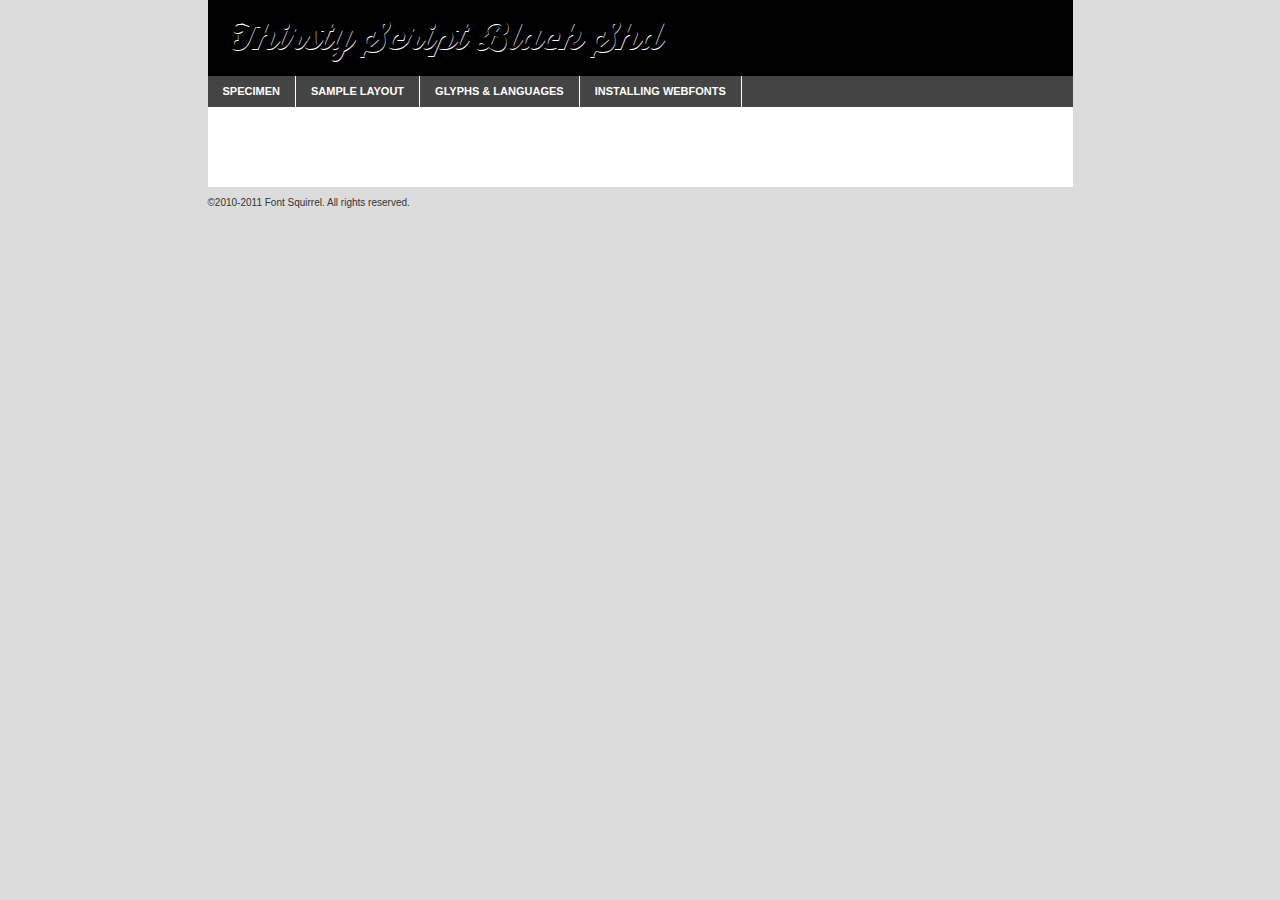
<file: stylesheets/fonts/thirstyscript/thirstyscriptblackshadow-demo.html>
<!DOCTYPE html PUBLIC "-//W3C//DTD XHTML 1.0 Transitional//EN"
	"http://www.w3.org/TR/xhtml1/DTD/xhtml1-transitional.dtd">

<html xmlns="http://www.w3.org/1999/xhtml" xml:lang="en" lang="en">
<head>
	<meta http-equiv="Content-Type" content="text/html; charset=utf-8" />
	<script src="http://ajax.googleapis.com/ajax/libs/jquery/1.7.2/jquery.min.js" type="text/javascript" charset="utf-8"></script>
	<script src="specimen_files/easytabs.js" type="text/javascript" charset="utf-8"></script>
	<link rel="stylesheet" href="specimen_files/specimen_stylesheet.css" type="text/css" charset="utf-8" />
	<link rel="stylesheet" href="stylesheet.css" type="text/css" charset="utf-8" />

	<style type="text/css">
					body{
				font-family: 'thirsty_scriptblack_shd';
							}
		</style>

	<title>Thirsty Script Black Shd Specimen</title>
	
	
	<script type="text/javascript" charset="utf-8">
		$(document).ready(function() {
			$('#container').easyTabs({defaultContent:1});
		});
	</script>
</head>

<body>
<div id="container">
	<div id="header">
		Thirsty Script Black Shd	</div>
	<ul class="tabs">
		<li><a href="#specimen">Specimen</a></li>
		<li><a href="#layout">Sample Layout</a></li>
				<li><a href="#glyphs">Glyphs &amp; Languages</a></li>
		<li><a href="#installing">Installing Webfonts</a></li>
		
	</ul>
	
	<div id="main_content">

		
			<div id="specimen">
		
				<div class="section">
					<div class="grid12 firstcol">
						<div class="huge">AaBb</div>
					</div>
				</div>
		
				<div class="section">
					<div class="glyph_range">A&#x200B;B&#x200b;C&#x200b;D&#x200b;E&#x200b;F&#x200b;G&#x200b;H&#x200b;I&#x200b;J&#x200b;K&#x200b;L&#x200b;M&#x200b;N&#x200b;O&#x200b;P&#x200b;Q&#x200b;R&#x200b;S&#x200b;T&#x200b;U&#x200b;V&#x200b;W&#x200b;X&#x200b;Y&#x200b;Z&#x200b;a&#x200b;b&#x200b;c&#x200b;d&#x200b;e&#x200b;f&#x200b;g&#x200b;h&#x200b;i&#x200b;j&#x200b;k&#x200b;l&#x200b;m&#x200b;n&#x200b;o&#x200b;p&#x200b;q&#x200b;r&#x200b;s&#x200b;t&#x200b;u&#x200b;v&#x200b;w&#x200b;x&#x200b;y&#x200b;z&#x200b;1&#x200b;2&#x200b;3&#x200b;4&#x200b;5&#x200b;6&#x200b;7&#x200b;8&#x200b;9&#x200b;0&#x200b;&amp;&#x200b;.&#x200b;,&#x200b;?&#x200b;!&#x200b;&#64;&#x200b;(&#x200b;)&#x200b;#&#x200b;$&#x200b;%&#x200b;*&#x200b;+&#x200b;-&#x200b;=&#x200b;:&#x200b;;</div>
				</div>
				<div class="section">
					<div class="grid12 firstcol">
						<table class="sample_table">
							<tr><td>10</td><td class="size10">abcdefghijklmnopqrstuvwxyzABCDEFGHIJKLMNOPQRSTUVWXYZ0123456789abcdefghijklmnopqrstuvwxyzABCDEFGHIJKLMNOPQRSTUVWXYZ0123456789abcdefghijklmnopqrstuvwxyzABCDEFGHIJKLMNOPQRSTUVWXYZ</td></tr>
							<tr><td>11</td><td class="size11">abcdefghijklmnopqrstuvwxyzABCDEFGHIJKLMNOPQRSTUVWXYZ0123456789abcdefghijklmnopqrstuvwxyzABCDEFGHIJKLMNOPQRSTUVWXYZ0123456789abcdefghijklmnopqrstuvwxyzABCDEFGHIJKLMNOPQRSTUVWXYZ</td></tr>
							<tr><td>12</td><td class="size12">abcdefghijklmnopqrstuvwxyzABCDEFGHIJKLMNOPQRSTUVWXYZ0123456789abcdefghijklmnopqrstuvwxyzABCDEFGHIJKLMNOPQRSTUVWXYZ0123456789abcdefghijklmnopqrstuvwxyzABCDEFGHIJKLMNOPQRSTUVWXYZ</td></tr>
							<tr><td>13</td><td class="size13">abcdefghijklmnopqrstuvwxyzABCDEFGHIJKLMNOPQRSTUVWXYZ0123456789abcdefghijklmnopqrstuvwxyzABCDEFGHIJKLMNOPQRSTUVWXYZ0123456789abcdefghijklmnopqrstuvwxyzABCDEFGHIJKLMNOPQRSTUVWXYZ</td></tr>
							<tr><td>14</td><td class="size14">abcdefghijklmnopqrstuvwxyzABCDEFGHIJKLMNOPQRSTUVWXYZ0123456789abcdefghijklmnopqrstuvwxyzABCDEFGHIJKLMNOPQRSTUVWXYZ0123456789abcdefghijklmnopqrstuvwxyzABCDEFGHIJKLMNOPQRSTUVWXYZ</td></tr>
							<tr><td>16</td><td class="size16">abcdefghijklmnopqrstuvwxyzABCDEFGHIJKLMNOPQRSTUVWXYZ0123456789abcdefghijklmnopqrstuvwxyzABCDEFGHIJKLMNOPQRSTUVWXYZ</td></tr>
							<tr><td>18</td><td class="size18">abcdefghijklmnopqrstuvwxyzABCDEFGHIJKLMNOPQRSTUVWXYZ0123456789abcdefghijklmnopqrstuvwxyzABCDEFGHIJKLMNOPQRSTUVWXYZ</td></tr>
							<tr><td>20</td><td class="size20">abcdefghijklmnopqrstuvwxyzABCDEFGHIJKLMNOPQRSTUVWXYZ0123456789abcdefghijklmnopqrstuvwxyzABCDEFGHIJKLMNOPQRSTUVWXYZ</td></tr>
							<tr><td>24</td><td class="size24">abcdefghijklmnopqrstuvwxyzABCDEFGHIJKLMNOPQRSTUVWXYZ0123456789abcdefghijklmnopqrstuvwxyzABCDEFGHIJKLMNOPQRSTUVWXYZ</td></tr>
							<tr><td>30</td><td class="size30">abcdefghijklmnopqrstuvwxyzABCDEFGHIJKLMNOPQRSTUVWXYZ0123456789abcdefghijklmnopqrstuvwxyzABCDEFGHIJKLMNOPQRSTUVWXYZ</td></tr>
							<tr><td>36</td><td class="size36">abcdefghijklmnopqrstuvwxyzABCDEFGHIJKLMNOPQRSTUVWXYZ0123456789abcdefghijklmnopqrstuvwxyzABCDEFGHIJKLMNOPQRSTUVWXYZ</td></tr>
							<tr><td>48</td><td class="size48">abcdefghijklmnopqrstuvwxyzABCDEFGHIJKLMNOPQRSTUVWXYZ0123456789abcdefghijklmnopqrstuvwxyzABCDEFGHIJKLMNOPQRSTUVWXYZ</td></tr>
							<tr><td>60</td><td class="size60">abcdefghijklmnopqrstuvwxyzABCDEFGHIJKLMNOPQRSTUVWXYZ0123456789abcdefghijklmnopqrstuvwxyzABCDEFGHIJKLMNOPQRSTUVWXYZ</td></tr>
							<tr><td>72</td><td class="size72">abcdefghijklmnopqrstuvwxyzABCDEFGHIJKLMNOPQRSTUVWXYZ0123456789abcdefghijklmnopqrstuvwxyzABCDEFGHIJKLMNOPQRSTUVWXYZ</td></tr>
							<tr><td>90</td><td class="size90">abcdefghijklmnopqrstuvwxyzABCDEFGHIJKLMNOPQRSTUVWXYZ0123456789abcdefghijklmnopqrstuvwxyzABCDEFGHIJKLMNOPQRSTUVWXYZ</td></tr>
						</table>
				
					</div>
			
				</div>
		
		
		
								<div class="section" id="bodycomparison">


										<div id="xheight">
				<div class="fontbody">&#xE000;&#xE000;&#xE000;&#xE000;&#xE000;&#xE000;&#xE000;&#xE000;&#xE000;&#xE000;&#xE000;&#xE000;&#xE000;&#xE000;&#xE000;&#xE000;&#xE000;&#xE000;&#xE000;&#xE000;&#xE000;&#xE000;&#xE000;&#xE000;&#xE000;&#xE000;&#xE000;&#xE000;&#xE000;&#xE000;&#xE000;&#xE000;&#xE000;&#xE000;&#xE000;&#xE000;&#xE000;&#xE000;&#xE000;&#xE000;&#xE000;&#xE000;&#xE000;&#xE000;&#xE000;&#xE000;&#xE000;&#xE000;&#xE000;&#xE000;&#xE000;&#xE000;&#xE000;&#xE000;&#xE000;&#xE000;&#xE000;&#xE000;&#xE000;&#xE000;&#xE000;&#xE000;&#xE000;&#xE000;&#xE000;&#xE000;&#xE000;&#xE000;&#xE000;&#xE000;&#xE000;&#xE000;&#xE000;&#xE000;&#xE000;&#xE000;&#xE000;&#xE000;&#xE000;&#xE000;&#xE000;&#xE000;&#xE000;&#xE000;&#xE000;&#xE000;&#xE000;&#xE000;&#xE000;&#xE000;&#xE000;&#xE000;&#xE000;&#xE000;&#xE000;&#xE000;&#xE000;&#xE000;&#xE000;body</div><div class="arialbody">body</div><div class="verdanabody">body</div><div class="georgiabody">body</div></div>
										<div class="fontbody" style="z-index:1">
											body<span>Thirsty Script Black Shd</span>
										</div>
										<div class="arialbody" style="z-index:1">
											body<span>Arial</span>
										</div>
										<div class="verdanabody" style="z-index:1">
											body<span>Verdana</span>
										</div>
										<div class="georgiabody" style="z-index:1">
											body<span>Georgia</span>
										</div>



								</div>
		
		
				<div class="section psample psample_row1" id="">
					
					<div class="grid2 firstcol">
						<p class="size10"><span>10.</span>Aenean lacinia bibendum nulla sed consectetur. Fusce dapibus, tellus ac cursus commodo, tortor mauris condimentum nibh, ut fermentum massa justo sit amet risus. Nullam id dolor id nibh ultricies vehicula ut id elit. Cum sociis natoque penatibus et magnis dis parturient montes, nascetur ridiculus mus. Nulla vitae elit libero, a pharetra augue.</p>
			
					</div>
					<div class="grid3">
						<p class="size11"><span>11.</span>Aenean lacinia bibendum nulla sed consectetur. Fusce dapibus, tellus ac cursus commodo, tortor mauris condimentum nibh, ut fermentum massa justo sit amet risus. Nullam id dolor id nibh ultricies vehicula ut id elit. Cum sociis natoque penatibus et magnis dis parturient montes, nascetur ridiculus mus. Nulla vitae elit libero, a pharetra augue.</p>
			
					</div>
					<div class="grid3">
						<p class="size12"><span>12.</span>Aenean lacinia bibendum nulla sed consectetur. Fusce dapibus, tellus ac cursus commodo, tortor mauris condimentum nibh, ut fermentum massa justo sit amet risus. Nullam id dolor id nibh ultricies vehicula ut id elit. Cum sociis natoque penatibus et magnis dis parturient montes, nascetur ridiculus mus. Nulla vitae elit libero, a pharetra augue.</p>
			
					</div>
					<div class="grid4">
						<p class="size13"><span>13.</span>Aenean lacinia bibendum nulla sed consectetur. Fusce dapibus, tellus ac cursus commodo, tortor mauris condimentum nibh, ut fermentum massa justo sit amet risus. Nullam id dolor id nibh ultricies vehicula ut id elit. Cum sociis natoque penatibus et magnis dis parturient montes, nascetur ridiculus mus. Nulla vitae elit libero, a pharetra augue.</p>
			
					</div>
					<div class="white_blend"></div>
					
				</div>
				<div class="section psample psample_row2" id="">
					<div class="grid3 firstcol">
						<p class="size14"><span>14.</span>Aenean lacinia bibendum nulla sed consectetur. Fusce dapibus, tellus ac cursus commodo, tortor mauris condimentum nibh, ut fermentum massa justo sit amet risus. Nullam id dolor id nibh ultricies vehicula ut id elit. Cum sociis natoque penatibus et magnis dis parturient montes, nascetur ridiculus mus. Nulla vitae elit libero, a pharetra augue.</p>
			
					</div>
					<div class="grid4">
						<p class="size16"><span>16.</span>Aenean lacinia bibendum nulla sed consectetur. Fusce dapibus, tellus ac cursus commodo, tortor mauris condimentum nibh, ut fermentum massa justo sit amet risus. Nullam id dolor id nibh ultricies vehicula ut id elit. Cum sociis natoque penatibus et magnis dis parturient montes, nascetur ridiculus mus. Nulla vitae elit libero, a pharetra augue.</p>
			
					</div>
					<div class="grid5">
						<p class="size18"><span>18.</span>Aenean lacinia bibendum nulla sed consectetur. Fusce dapibus, tellus ac cursus commodo, tortor mauris condimentum nibh, ut fermentum massa justo sit amet risus. Nullam id dolor id nibh ultricies vehicula ut id elit. Cum sociis natoque penatibus et magnis dis parturient montes, nascetur ridiculus mus. Nulla vitae elit libero, a pharetra augue.</p>
			
					</div>

					<div class="white_blend"></div>

				</div>
				
				<div class="section psample psample_row3" id="">
					<div class="grid5 firstcol">
						<p class="size20"><span>20.</span>Aenean lacinia bibendum nulla sed consectetur. Fusce dapibus, tellus ac cursus commodo, tortor mauris condimentum nibh, ut fermentum massa justo sit amet risus. Nullam id dolor id nibh ultricies vehicula ut id elit. Cum sociis natoque penatibus et magnis dis parturient montes, nascetur ridiculus mus. Nulla vitae elit libero, a pharetra augue.</p>
					</div>
					<div class="grid7">
						<p class="size24"><span>24.</span>Aenean lacinia bibendum nulla sed consectetur. Fusce dapibus, tellus ac cursus commodo, tortor mauris condimentum nibh, ut fermentum massa justo sit amet risus. Nullam id dolor id nibh ultricies vehicula ut id elit. Cum sociis natoque penatibus et magnis dis parturient montes, nascetur ridiculus mus. Nulla vitae elit libero, a pharetra augue.</p>
					</div>
					
					<div class="white_blend"></div>
					
				</div>
				
				<div class="section psample psample_row4" id="">
					<div class="grid12 firstcol">
						<p class="size30"><span>30.</span>Aenean lacinia bibendum nulla sed consectetur. Fusce dapibus, tellus ac cursus commodo, tortor mauris condimentum nibh, ut fermentum massa justo sit amet risus. Nullam id dolor id nibh ultricies vehicula ut id elit. Cum sociis natoque penatibus et magnis dis parturient montes, nascetur ridiculus mus. Nulla vitae elit libero, a pharetra augue.</p>
					</div>
					<div class="white_blend"></div>
					
				</div>
				
				
				
				<div class="section psample psample_row1 fullreverse">
					<div class="grid2 firstcol">
						<p class="size10"><span>10.</span>Aenean lacinia bibendum nulla sed consectetur. Fusce dapibus, tellus ac cursus commodo, tortor mauris condimentum nibh, ut fermentum massa justo sit amet risus. Nullam id dolor id nibh ultricies vehicula ut id elit. Cum sociis natoque penatibus et magnis dis parturient montes, nascetur ridiculus mus. Nulla vitae elit libero, a pharetra augue.</p>
			
					</div>
					<div class="grid3">
						<p class="size11"><span>11.</span>Aenean lacinia bibendum nulla sed consectetur. Fusce dapibus, tellus ac cursus commodo, tortor mauris condimentum nibh, ut fermentum massa justo sit amet risus. Nullam id dolor id nibh ultricies vehicula ut id elit. Cum sociis natoque penatibus et magnis dis parturient montes, nascetur ridiculus mus. Nulla vitae elit libero, a pharetra augue.</p>
			
					</div>
					<div class="grid3">
						<p class="size12"><span>12.</span>Aenean lacinia bibendum nulla sed consectetur. Fusce dapibus, tellus ac cursus commodo, tortor mauris condimentum nibh, ut fermentum massa justo sit amet risus. Nullam id dolor id nibh ultricies vehicula ut id elit. Cum sociis natoque penatibus et magnis dis parturient montes, nascetur ridiculus mus. Nulla vitae elit libero, a pharetra augue.</p>
			
					</div>
					<div class="grid4">
						<p class="size13"><span>13.</span>Aenean lacinia bibendum nulla sed consectetur. Fusce dapibus, tellus ac cursus commodo, tortor mauris condimentum nibh, ut fermentum massa justo sit amet risus. Nullam id dolor id nibh ultricies vehicula ut id elit. Cum sociis natoque penatibus et magnis dis parturient montes, nascetur ridiculus mus. Nulla vitae elit libero, a pharetra augue.</p>
			
					</div>
					<div class="black_blend"></div>
					
				</div>
				
				<div class="section psample psample_row2 fullreverse">
					<div class="grid3 firstcol">
						<p class="size14"><span>14.</span>Aenean lacinia bibendum nulla sed consectetur. Fusce dapibus, tellus ac cursus commodo, tortor mauris condimentum nibh, ut fermentum massa justo sit amet risus. Nullam id dolor id nibh ultricies vehicula ut id elit. Cum sociis natoque penatibus et magnis dis parturient montes, nascetur ridiculus mus. Nulla vitae elit libero, a pharetra augue.</p>
			
					</div>
					<div class="grid4">
						<p class="size16"><span>16.</span>Aenean lacinia bibendum nulla sed consectetur. Fusce dapibus, tellus ac cursus commodo, tortor mauris condimentum nibh, ut fermentum massa justo sit amet risus. Nullam id dolor id nibh ultricies vehicula ut id elit. Cum sociis natoque penatibus et magnis dis parturient montes, nascetur ridiculus mus. Nulla vitae elit libero, a pharetra augue.</p>
			
					</div>
					<div class="grid5">
						<p class="size18"><span>18.</span>Aenean lacinia bibendum nulla sed consectetur. Fusce dapibus, tellus ac cursus commodo, tortor mauris condimentum nibh, ut fermentum massa justo sit amet risus. Nullam id dolor id nibh ultricies vehicula ut id elit. Cum sociis natoque penatibus et magnis dis parturient montes, nascetur ridiculus mus. Nulla vitae elit libero, a pharetra augue.</p>
			
					</div>
					<div class="black_blend"></div>

				</div>
				
				<div class="section psample fullreverse psample_row3" id="">
					<div class="grid5 firstcol">
						<p class="size20"><span>20.</span>Aenean lacinia bibendum nulla sed consectetur. Fusce dapibus, tellus ac cursus commodo, tortor mauris condimentum nibh, ut fermentum massa justo sit amet risus. Nullam id dolor id nibh ultricies vehicula ut id elit. Cum sociis natoque penatibus et magnis dis parturient montes, nascetur ridiculus mus. Nulla vitae elit libero, a pharetra augue.</p>
					</div>
					<div class="grid7">
						<p class="size24"><span>24.</span>Aenean lacinia bibendum nulla sed consectetur. Fusce dapibus, tellus ac cursus commodo, tortor mauris condimentum nibh, ut fermentum massa justo sit amet risus. Nullam id dolor id nibh ultricies vehicula ut id elit. Cum sociis natoque penatibus et magnis dis parturient montes, nascetur ridiculus mus. Nulla vitae elit libero, a pharetra augue.</p>
					</div>
					
					<div class="black_blend"></div>
					
				</div>
				
				<div class="section psample fullreverse psample_row4" id="" style="border-bottom: 20px #000 solid;">
					<div class="grid12 firstcol">
						<p class="size30"><span>30.</span>Aenean lacinia bibendum nulla sed consectetur. Fusce dapibus, tellus ac cursus commodo, tortor mauris condimentum nibh, ut fermentum massa justo sit amet risus. Nullam id dolor id nibh ultricies vehicula ut id elit. Cum sociis natoque penatibus et magnis dis parturient montes, nascetur ridiculus mus. Nulla vitae elit libero, a pharetra augue.</p>
					</div>
					<div class="black_blend"></div>
					
				</div>
				
				
				
				
			</div>
			
			<div id="layout">
				
				<div class="section">
					
					<div class="grid12 firstcol">
						<h1>Lorem Ipsum Dolor</h1>
						<h2>Etiam porta sem malesuada magna mollis euismod</h2>
						
						<p class="byline">By <a href="#link">Aenean Lacinia</a></p>
					</div>
				</div>
				<div class="section">
					<div class="grid8 firstcol">
						<p class="large">Donec sed odio dui. Morbi leo risus, porta ac consectetur ac, vestibulum at eros. Fusce dapibus, tellus ac cursus commodo, tortor mauris condimentum nibh, ut fermentum massa justo sit amet risus. </p>

						
						<h3>Pellentesque ornare sem</h3>

						<p>Maecenas sed diam eget risus varius blandit sit amet non magna. Maecenas faucibus mollis interdum. Donec ullamcorper nulla non metus auctor fringilla. Nullam id dolor id nibh ultricies vehicula ut id elit. Nullam id dolor id nibh ultricies vehicula ut id elit. </p>

						<p>Aenean eu leo quam. Pellentesque ornare sem lacinia quam venenatis vestibulum. Lorem ipsum dolor sit amet, consectetur adipiscing elit. Cum sociis natoque penatibus et magnis dis parturient montes, nascetur ridiculus mus. </p>

						<p>Nulla vitae elit libero, a pharetra augue. Praesent commodo cursus magna, vel scelerisque nisl consectetur et. Aenean lacinia bibendum nulla sed consectetur. </p>

						<p>Nullam quis risus eget urna mollis ornare vel eu leo. Nullam quis risus eget urna mollis ornare vel eu leo. Maecenas sed diam eget risus varius blandit sit amet non magna. Donec ullamcorper nulla non metus auctor fringilla. </p>

						<h3>Cras mattis consectetur</h3>

						<p>Aenean eu leo quam. Pellentesque ornare sem lacinia quam venenatis vestibulum. Aenean lacinia bibendum nulla sed consectetur. Integer posuere erat a ante venenatis dapibus posuere velit aliquet. Cras mattis consectetur purus sit amet fermentum. </p>

						<p>Nullam id dolor id nibh ultricies vehicula ut id elit. Nullam quis risus eget urna mollis ornare vel eu leo. Cras mattis consectetur purus sit amet fermentum.</p>
					</div>
					
					<div class="grid4 sidebar">
						
						<div class="box reverse">
							<p class="last">Nullam quis risus eget urna mollis ornare vel eu leo. Donec ullamcorper nulla non metus auctor fringilla. Cras mattis consectetur purus sit amet fermentum. Sed posuere consectetur est at lobortis. Lorem ipsum dolor sit amet, consectetur adipiscing elit. </p>
						</div>
						
						<p class="caption">Maecenas sed diam eget risus varius.</p>

						<p>Vestibulum id ligula porta felis euismod semper. Integer posuere erat a ante venenatis dapibus posuere velit aliquet. Vestibulum id ligula porta felis euismod semper. Sed posuere consectetur est at lobortis. Maecenas sed diam eget risus varius blandit sit amet non magna. Fusce dapibus, tellus ac cursus commodo, tortor mauris condimentum nibh, ut fermentum massa justo sit amet risus. </p>

					

						<p>Duis mollis, est non commodo luctus, nisi erat porttitor ligula, eget lacinia odio sem nec elit. Aenean lacinia bibendum nulla sed consectetur. Vivamus sagittis lacus vel augue laoreet rutrum faucibus dolor auctor. Aenean lacinia bibendum nulla sed consectetur. Nullam quis risus eget urna mollis ornare vel eu leo. </p>

						<p>Praesent commodo cursus magna, vel scelerisque nisl consectetur et. Donec ullamcorper nulla non metus auctor fringilla. Maecenas faucibus mollis interdum. Fusce dapibus, tellus ac cursus commodo, tortor mauris condimentum nibh, ut fermentum massa justo sit amet risus. </p>

					</div>
				</div>
				
			</div>


			



		<div id="glyphs">
			<div class="section">
				<div class="grid12 firstcol">
			
				<h1>Language Support</h1>
				<p>The subset of Thirsty Script Black Shd in this kit supports the following languages:<br />
			
					Albanian, Bosnian, Croatian, Czech, Danish, Dutch, English, Estonian, Faroese, French, German, Hungarian, Icelandic, Italian, Malagasy, Norwegian, Polish, Portuguese, Serbian, Slovak, Slovenian, Spanish, Swedish				</p>
				<h1>Glyph Chart</h1>
				<p>The subset of Thirsty Script Black Shd in this kit includes all the glyphs listed below. Unicode entities are included above each glyph to help you insert individual characters into your layout.</p>
				<div id="glyph_chart">
			
																														 <div><p>&amp;#13;</p>&#13;</div>
																				 <div><p>&amp;#32;</p>&#32;</div>
																				 <div><p>&amp;#33;</p>&#33;</div>
																				 <div><p>&amp;#34;</p>&#34;</div>
																				 <div><p>&amp;#35;</p>&#35;</div>
																				 <div><p>&amp;#36;</p>&#36;</div>
																				 <div><p>&amp;#37;</p>&#37;</div>
																				 <div><p>&amp;#38;</p>&#38;</div>
																				 <div><p>&amp;#39;</p>&#39;</div>
																				 <div><p>&amp;#40;</p>&#40;</div>
																				 <div><p>&amp;#41;</p>&#41;</div>
																				 <div><p>&amp;#42;</p>&#42;</div>
																				 <div><p>&amp;#43;</p>&#43;</div>
																				 <div><p>&amp;#44;</p>&#44;</div>
																				 <div><p>&amp;#45;</p>&#45;</div>
																				 <div><p>&amp;#46;</p>&#46;</div>
																				 <div><p>&amp;#47;</p>&#47;</div>
																				 <div><p>&amp;#48;</p>&#48;</div>
																				 <div><p>&amp;#49;</p>&#49;</div>
																				 <div><p>&amp;#50;</p>&#50;</div>
																				 <div><p>&amp;#51;</p>&#51;</div>
																				 <div><p>&amp;#52;</p>&#52;</div>
																				 <div><p>&amp;#53;</p>&#53;</div>
																				 <div><p>&amp;#54;</p>&#54;</div>
																				 <div><p>&amp;#55;</p>&#55;</div>
																				 <div><p>&amp;#56;</p>&#56;</div>
																				 <div><p>&amp;#57;</p>&#57;</div>
																				 <div><p>&amp;#58;</p>&#58;</div>
																				 <div><p>&amp;#59;</p>&#59;</div>
																				 <div><p>&amp;#60;</p>&#60;</div>
																				 <div><p>&amp;#61;</p>&#61;</div>
																				 <div><p>&amp;#62;</p>&#62;</div>
																				 <div><p>&amp;#63;</p>&#63;</div>
																				 <div><p>&amp;#64;</p>&#64;</div>
																				 <div><p>&amp;#65;</p>&#65;</div>
																				 <div><p>&amp;#66;</p>&#66;</div>
																				 <div><p>&amp;#67;</p>&#67;</div>
																				 <div><p>&amp;#68;</p>&#68;</div>
																				 <div><p>&amp;#69;</p>&#69;</div>
																				 <div><p>&amp;#70;</p>&#70;</div>
																				 <div><p>&amp;#71;</p>&#71;</div>
																				 <div><p>&amp;#72;</p>&#72;</div>
																				 <div><p>&amp;#73;</p>&#73;</div>
																				 <div><p>&amp;#74;</p>&#74;</div>
																				 <div><p>&amp;#75;</p>&#75;</div>
																				 <div><p>&amp;#76;</p>&#76;</div>
																				 <div><p>&amp;#77;</p>&#77;</div>
																				 <div><p>&amp;#78;</p>&#78;</div>
																				 <div><p>&amp;#79;</p>&#79;</div>
																				 <div><p>&amp;#80;</p>&#80;</div>
																				 <div><p>&amp;#81;</p>&#81;</div>
																				 <div><p>&amp;#82;</p>&#82;</div>
																				 <div><p>&amp;#83;</p>&#83;</div>
																				 <div><p>&amp;#84;</p>&#84;</div>
																				 <div><p>&amp;#85;</p>&#85;</div>
																				 <div><p>&amp;#86;</p>&#86;</div>
																				 <div><p>&amp;#87;</p>&#87;</div>
																				 <div><p>&amp;#88;</p>&#88;</div>
																				 <div><p>&amp;#89;</p>&#89;</div>
																				 <div><p>&amp;#90;</p>&#90;</div>
																				 <div><p>&amp;#91;</p>&#91;</div>
																				 <div><p>&amp;#92;</p>&#92;</div>
																				 <div><p>&amp;#93;</p>&#93;</div>
																				 <div><p>&amp;#94;</p>&#94;</div>
																				 <div><p>&amp;#95;</p>&#95;</div>
																				 <div><p>&amp;#96;</p>&#96;</div>
																				 <div><p>&amp;#97;</p>&#97;</div>
																				 <div><p>&amp;#98;</p>&#98;</div>
																				 <div><p>&amp;#99;</p>&#99;</div>
																				 <div><p>&amp;#100;</p>&#100;</div>
																				 <div><p>&amp;#101;</p>&#101;</div>
																				 <div><p>&amp;#102;</p>&#102;</div>
																				 <div><p>&amp;#103;</p>&#103;</div>
																				 <div><p>&amp;#104;</p>&#104;</div>
																				 <div><p>&amp;#105;</p>&#105;</div>
																				 <div><p>&amp;#106;</p>&#106;</div>
																				 <div><p>&amp;#107;</p>&#107;</div>
																				 <div><p>&amp;#108;</p>&#108;</div>
																				 <div><p>&amp;#109;</p>&#109;</div>
																				 <div><p>&amp;#110;</p>&#110;</div>
																				 <div><p>&amp;#111;</p>&#111;</div>
																				 <div><p>&amp;#112;</p>&#112;</div>
																				 <div><p>&amp;#113;</p>&#113;</div>
																				 <div><p>&amp;#114;</p>&#114;</div>
																				 <div><p>&amp;#115;</p>&#115;</div>
																				 <div><p>&amp;#116;</p>&#116;</div>
																				 <div><p>&amp;#117;</p>&#117;</div>
																				 <div><p>&amp;#118;</p>&#118;</div>
																				 <div><p>&amp;#119;</p>&#119;</div>
																				 <div><p>&amp;#120;</p>&#120;</div>
																				 <div><p>&amp;#121;</p>&#121;</div>
																				 <div><p>&amp;#122;</p>&#122;</div>
																				 <div><p>&amp;#123;</p>&#123;</div>
																				 <div><p>&amp;#124;</p>&#124;</div>
																				 <div><p>&amp;#125;</p>&#125;</div>
																				 <div><p>&amp;#126;</p>&#126;</div>
																				 <div><p>&amp;#160;</p>&#160;</div>
																				 <div><p>&amp;#161;</p>&#161;</div>
																				 <div><p>&amp;#162;</p>&#162;</div>
																				 <div><p>&amp;#163;</p>&#163;</div>
																				 <div><p>&amp;#164;</p>&#164;</div>
																				 <div><p>&amp;#165;</p>&#165;</div>
																				 <div><p>&amp;#166;</p>&#166;</div>
																				 <div><p>&amp;#167;</p>&#167;</div>
																				 <div><p>&amp;#168;</p>&#168;</div>
																				 <div><p>&amp;#169;</p>&#169;</div>
																				 <div><p>&amp;#170;</p>&#170;</div>
																				 <div><p>&amp;#171;</p>&#171;</div>
																				 <div><p>&amp;#172;</p>&#172;</div>
																				 <div><p>&amp;#173;</p>&#173;</div>
																				 <div><p>&amp;#174;</p>&#174;</div>
																				 <div><p>&amp;#175;</p>&#175;</div>
																				 <div><p>&amp;#176;</p>&#176;</div>
																				 <div><p>&amp;#177;</p>&#177;</div>
																				 <div><p>&amp;#178;</p>&#178;</div>
																				 <div><p>&amp;#179;</p>&#179;</div>
																				 <div><p>&amp;#180;</p>&#180;</div>
																				 <div><p>&amp;#181;</p>&#181;</div>
																				 <div><p>&amp;#182;</p>&#182;</div>
																				 <div><p>&amp;#183;</p>&#183;</div>
																				 <div><p>&amp;#184;</p>&#184;</div>
																				 <div><p>&amp;#185;</p>&#185;</div>
																				 <div><p>&amp;#186;</p>&#186;</div>
																				 <div><p>&amp;#187;</p>&#187;</div>
																				 <div><p>&amp;#188;</p>&#188;</div>
																				 <div><p>&amp;#189;</p>&#189;</div>
																				 <div><p>&amp;#190;</p>&#190;</div>
																				 <div><p>&amp;#191;</p>&#191;</div>
																				 <div><p>&amp;#192;</p>&#192;</div>
																				 <div><p>&amp;#193;</p>&#193;</div>
																				 <div><p>&amp;#194;</p>&#194;</div>
																				 <div><p>&amp;#195;</p>&#195;</div>
																				 <div><p>&amp;#196;</p>&#196;</div>
																				 <div><p>&amp;#197;</p>&#197;</div>
																				 <div><p>&amp;#198;</p>&#198;</div>
																				 <div><p>&amp;#199;</p>&#199;</div>
																				 <div><p>&amp;#200;</p>&#200;</div>
																				 <div><p>&amp;#201;</p>&#201;</div>
																				 <div><p>&amp;#202;</p>&#202;</div>
																				 <div><p>&amp;#203;</p>&#203;</div>
																				 <div><p>&amp;#204;</p>&#204;</div>
																				 <div><p>&amp;#205;</p>&#205;</div>
																				 <div><p>&amp;#206;</p>&#206;</div>
																				 <div><p>&amp;#207;</p>&#207;</div>
																				 <div><p>&amp;#208;</p>&#208;</div>
																				 <div><p>&amp;#209;</p>&#209;</div>
																				 <div><p>&amp;#210;</p>&#210;</div>
																				 <div><p>&amp;#211;</p>&#211;</div>
																				 <div><p>&amp;#212;</p>&#212;</div>
																				 <div><p>&amp;#213;</p>&#213;</div>
																				 <div><p>&amp;#214;</p>&#214;</div>
																				 <div><p>&amp;#215;</p>&#215;</div>
																				 <div><p>&amp;#216;</p>&#216;</div>
																				 <div><p>&amp;#217;</p>&#217;</div>
																				 <div><p>&amp;#218;</p>&#218;</div>
																				 <div><p>&amp;#219;</p>&#219;</div>
																				 <div><p>&amp;#220;</p>&#220;</div>
																				 <div><p>&amp;#221;</p>&#221;</div>
																				 <div><p>&amp;#222;</p>&#222;</div>
																				 <div><p>&amp;#223;</p>&#223;</div>
																				 <div><p>&amp;#224;</p>&#224;</div>
																				 <div><p>&amp;#225;</p>&#225;</div>
																				 <div><p>&amp;#226;</p>&#226;</div>
																				 <div><p>&amp;#227;</p>&#227;</div>
																				 <div><p>&amp;#228;</p>&#228;</div>
																				 <div><p>&amp;#229;</p>&#229;</div>
																				 <div><p>&amp;#230;</p>&#230;</div>
																				 <div><p>&amp;#231;</p>&#231;</div>
																				 <div><p>&amp;#232;</p>&#232;</div>
																				 <div><p>&amp;#233;</p>&#233;</div>
																				 <div><p>&amp;#234;</p>&#234;</div>
																				 <div><p>&amp;#235;</p>&#235;</div>
																				 <div><p>&amp;#236;</p>&#236;</div>
																				 <div><p>&amp;#237;</p>&#237;</div>
																				 <div><p>&amp;#238;</p>&#238;</div>
																				 <div><p>&amp;#239;</p>&#239;</div>
																				 <div><p>&amp;#240;</p>&#240;</div>
																				 <div><p>&amp;#241;</p>&#241;</div>
																				 <div><p>&amp;#242;</p>&#242;</div>
																				 <div><p>&amp;#243;</p>&#243;</div>
																				 <div><p>&amp;#244;</p>&#244;</div>
																				 <div><p>&amp;#245;</p>&#245;</div>
																				 <div><p>&amp;#246;</p>&#246;</div>
																				 <div><p>&amp;#247;</p>&#247;</div>
																				 <div><p>&amp;#248;</p>&#248;</div>
																				 <div><p>&amp;#249;</p>&#249;</div>
																				 <div><p>&amp;#250;</p>&#250;</div>
																				 <div><p>&amp;#251;</p>&#251;</div>
																				 <div><p>&amp;#252;</p>&#252;</div>
																				 <div><p>&amp;#253;</p>&#253;</div>
																				 <div><p>&amp;#254;</p>&#254;</div>
																				 <div><p>&amp;#255;</p>&#255;</div>
																				 <div><p>&amp;#258;</p>&#258;</div>
																				 <div><p>&amp;#259;</p>&#259;</div>
																				 <div><p>&amp;#260;</p>&#260;</div>
																				 <div><p>&amp;#261;</p>&#261;</div>
																				 <div><p>&amp;#262;</p>&#262;</div>
																				 <div><p>&amp;#263;</p>&#263;</div>
																				 <div><p>&amp;#268;</p>&#268;</div>
																				 <div><p>&amp;#269;</p>&#269;</div>
																				 <div><p>&amp;#270;</p>&#270;</div>
																				 <div><p>&amp;#271;</p>&#271;</div>
																				 <div><p>&amp;#272;</p>&#272;</div>
																				 <div><p>&amp;#273;</p>&#273;</div>
																				 <div><p>&amp;#280;</p>&#280;</div>
																				 <div><p>&amp;#281;</p>&#281;</div>
																				 <div><p>&amp;#282;</p>&#282;</div>
																				 <div><p>&amp;#283;</p>&#283;</div>
																				 <div><p>&amp;#305;</p>&#305;</div>
																				 <div><p>&amp;#313;</p>&#313;</div>
																				 <div><p>&amp;#314;</p>&#314;</div>
																				 <div><p>&amp;#317;</p>&#317;</div>
																				 <div><p>&amp;#318;</p>&#318;</div>
																				 <div><p>&amp;#321;</p>&#321;</div>
																				 <div><p>&amp;#322;</p>&#322;</div>
																				 <div><p>&amp;#323;</p>&#323;</div>
																				 <div><p>&amp;#324;</p>&#324;</div>
																				 <div><p>&amp;#327;</p>&#327;</div>
																				 <div><p>&amp;#328;</p>&#328;</div>
																				 <div><p>&amp;#336;</p>&#336;</div>
																				 <div><p>&amp;#337;</p>&#337;</div>
																				 <div><p>&amp;#338;</p>&#338;</div>
																				 <div><p>&amp;#339;</p>&#339;</div>
																				 <div><p>&amp;#340;</p>&#340;</div>
																				 <div><p>&amp;#341;</p>&#341;</div>
																				 <div><p>&amp;#344;</p>&#344;</div>
																				 <div><p>&amp;#345;</p>&#345;</div>
																				 <div><p>&amp;#346;</p>&#346;</div>
																				 <div><p>&amp;#347;</p>&#347;</div>
																				 <div><p>&amp;#350;</p>&#350;</div>
																				 <div><p>&amp;#351;</p>&#351;</div>
																				 <div><p>&amp;#352;</p>&#352;</div>
																				 <div><p>&amp;#353;</p>&#353;</div>
																				 <div><p>&amp;#354;</p>&#354;</div>
																				 <div><p>&amp;#355;</p>&#355;</div>
																				 <div><p>&amp;#356;</p>&#356;</div>
																				 <div><p>&amp;#357;</p>&#357;</div>
																				 <div><p>&amp;#366;</p>&#366;</div>
																				 <div><p>&amp;#367;</p>&#367;</div>
																				 <div><p>&amp;#368;</p>&#368;</div>
																				 <div><p>&amp;#369;</p>&#369;</div>
																				 <div><p>&amp;#376;</p>&#376;</div>
																				 <div><p>&amp;#377;</p>&#377;</div>
																				 <div><p>&amp;#378;</p>&#378;</div>
																				 <div><p>&amp;#379;</p>&#379;</div>
																				 <div><p>&amp;#380;</p>&#380;</div>
																				 <div><p>&amp;#381;</p>&#381;</div>
																				 <div><p>&amp;#382;</p>&#382;</div>
																				 <div><p>&amp;#402;</p>&#402;</div>
																				 <div><p>&amp;#710;</p>&#710;</div>
																				 <div><p>&amp;#711;</p>&#711;</div>
																				 <div><p>&amp;#728;</p>&#728;</div>
																				 <div><p>&amp;#729;</p>&#729;</div>
																				 <div><p>&amp;#730;</p>&#730;</div>
																				 <div><p>&amp;#731;</p>&#731;</div>
																				 <div><p>&amp;#732;</p>&#732;</div>
																				 <div><p>&amp;#733;</p>&#733;</div>
																				 <div><p>&amp;#8192;</p>&#8192;</div>
																				 <div><p>&amp;#8193;</p>&#8193;</div>
																				 <div><p>&amp;#8194;</p>&#8194;</div>
																				 <div><p>&amp;#8195;</p>&#8195;</div>
																				 <div><p>&amp;#8196;</p>&#8196;</div>
																				 <div><p>&amp;#8197;</p>&#8197;</div>
																				 <div><p>&amp;#8198;</p>&#8198;</div>
																				 <div><p>&amp;#8199;</p>&#8199;</div>
																				 <div><p>&amp;#8200;</p>&#8200;</div>
																				 <div><p>&amp;#8201;</p>&#8201;</div>
																				 <div><p>&amp;#8202;</p>&#8202;</div>
																				 <div><p>&amp;#8208;</p>&#8208;</div>
																				 <div><p>&amp;#8209;</p>&#8209;</div>
																				 <div><p>&amp;#8210;</p>&#8210;</div>
																				 <div><p>&amp;#8211;</p>&#8211;</div>
																				 <div><p>&amp;#8212;</p>&#8212;</div>
																				 <div><p>&amp;#8216;</p>&#8216;</div>
																				 <div><p>&amp;#8217;</p>&#8217;</div>
																				 <div><p>&amp;#8218;</p>&#8218;</div>
																				 <div><p>&amp;#8220;</p>&#8220;</div>
																				 <div><p>&amp;#8221;</p>&#8221;</div>
																				 <div><p>&amp;#8222;</p>&#8222;</div>
																				 <div><p>&amp;#8224;</p>&#8224;</div>
																				 <div><p>&amp;#8225;</p>&#8225;</div>
																				 <div><p>&amp;#8226;</p>&#8226;</div>
																				 <div><p>&amp;#8230;</p>&#8230;</div>
																				 <div><p>&amp;#8239;</p>&#8239;</div>
																				 <div><p>&amp;#8240;</p>&#8240;</div>
																				 <div><p>&amp;#8249;</p>&#8249;</div>
																				 <div><p>&amp;#8250;</p>&#8250;</div>
																				 <div><p>&amp;#8260;</p>&#8260;</div>
																				 <div><p>&amp;#8287;</p>&#8287;</div>
																				 <div><p>&amp;#8304;</p>&#8304;</div>
																				 <div><p>&amp;#8308;</p>&#8308;</div>
																				 <div><p>&amp;#8309;</p>&#8309;</div>
																				 <div><p>&amp;#8310;</p>&#8310;</div>
																				 <div><p>&amp;#8311;</p>&#8311;</div>
																				 <div><p>&amp;#8312;</p>&#8312;</div>
																				 <div><p>&amp;#8313;</p>&#8313;</div>
																				 <div><p>&amp;#8364;</p>&#8364;</div>
																				 <div><p>&amp;#8482;</p>&#8482;</div>
																				 <div><p>&amp;#8722;</p>&#8722;</div>
																				 <div><p>&amp;#8804;</p>&#8804;</div>
																				 <div><p>&amp;#8805;</p>&#8805;</div>
																				 <div><p>&amp;#57344;</p>&#57344;</div>
																				 <div><p>&amp;#64257;</p>&#64257;</div>
																				 <div><p>&amp;#64258;</p>&#64258;</div>
																																																																																																																																																																																																																																																																																																																																																																																																																																																																																																																																																																																																																																																																																																																																																																																																																																																																																																																																																																																																																																																																																																																																																																																																																																																																																																																																																																																																																																																																																																																																																																																																																																																																																																																																																																																																																																																																																																																																																																																																																																																																																																																																																																																																																																				</div>	
				</div>
		
		
			</div>
		</div>
		
		
		<div id="specs">
			
		</div>
	
		<div id="installing">
			<div class="section">
				<div class="grid7 firstcol">
					<h1>Installing Webfonts</h1>
					
					<p>Webfonts are supported by all major browser platforms but not all in the same way. There are currently four different font formats that must be included in order to target all browsers. This includes TTF, WOFF, EOT and SVG.</p>
					
					<h2>1. Upload your webfonts</h2>
					<p>You must upload your webfont kit to your website. They should be in or near the same directory as your CSS files.</p>
					
					<h2>2. Include the webfont stylesheet</h2>
					<p>A special CSS @font-face declaration helps the various browsers select the appropriate font it needs without causing you a bunch of headaches. Learn more about this syntax by reading the <a href="http://www.fontspring.com/blog/further-hardening-of-the-bulletproof-syntax">Fontspring blog post</a> about it. The code for it is as follows:</p>


<code>
@font-face{ 
	font-family: 'MyWebFont';
	src: url('WebFont.eot');
	src: url('WebFont.eot?#iefix') format('embedded-opentype'),
	     url('WebFont.woff') format('woff'),
	     url('WebFont.ttf') format('truetype'),
	     url('WebFont.svg#webfont') format('svg');
}
</code>

	<p>We've already gone ahead and generated the code for you. All you have to do is link to the stylesheet in your HTML, like this:</p>
	<code>&lt;link rel=&quot;stylesheet&quot; href=&quot;stylesheet.css&quot; type=&quot;text/css&quot; charset=&quot;utf-8&quot; /&gt;</code>

					<h2>3. Modify your own stylesheet</h2>
					<p>To take advantage of your new fonts, you must tell your stylesheet to use them. Look at the original @font-face declaration above and find the property called "font-family." The name linked there will be what you use to reference the font. Prepend that webfont name to the font stack in the "font-family" property, inside the selector you want to change. For example:</p>
<code>p { font-family: 'WebFont', Arial, sans-serif; }</code>

<h2>4. Test</h2>
<p>Getting webfonts to work cross-browser <em>can</em> be tricky. Use the information in the sidebar to help you if you find that fonts aren't loading in a particular browser.</p>
				</div>
				
				<div class="grid5 sidebar">
					<div class="box">
						<h2>Troubleshooting<br />Font-Face Problems</h2>
						<p>Having trouble getting your webfonts to load in your new website? Here are some tips to sort out what might be the problem.</p>

						<h3>Fonts not showing in any browser</h3>

						<p>This sounds like you need to work on the plumbing. You either did not upload the fonts to the correct directory, or you did not link the fonts properly in the CSS. If you've confirmed that all this is correct and you still have a problem, take a look at your .htaccess file and see if requests are getting intercepted.</p>

						<h3>Fonts not loading in iPhone or iPad</h3>

						<p>The most common problem here is that you are serving the fonts from an IIS server. IIS refuses to serve files that have unknown MIME types. If that is the case, you must set the MIME type for SVG to "image/svg+xml" in the server settings. Follow these instructions from Microsoft if you need help.</p>

						<h3>Fonts not loading in Firefox</h3>

						<p>The primary reason for this failure? You are still using a version Firefox older than 3.5. So upgrade already! If that isn't it, then you are very likely serving fonts from a different domain. Firefox requires that all font assets be served from the same domain. Lastly it is possible that you need to add WOFF to your list of MIME types (if you are serving via IIS.)</p>

						<h3>Fonts not loading in IE</h3>

						<p>Are you looking at Internet Explorer on an actual Windows machine or are you cheating by using a service like Adobe BrowserLab? Many of these screenshot services do not render @font-face for IE. Best to test it on a real machine.</p>

						<h3>Fonts not loading in IE9</h3>

						<p>IE9, like Firefox, requires that fonts be served from the same domain as the website. Make sure that is the case.</p>
					</div>
				</div>
			</div>
			
		</div>
	
	</div>
	<div id="footer">
		<p>&copy;2010-2011 Font Squirrel. All rights reserved.</p>
	</div>
</div>
</body>
</html>
</file>
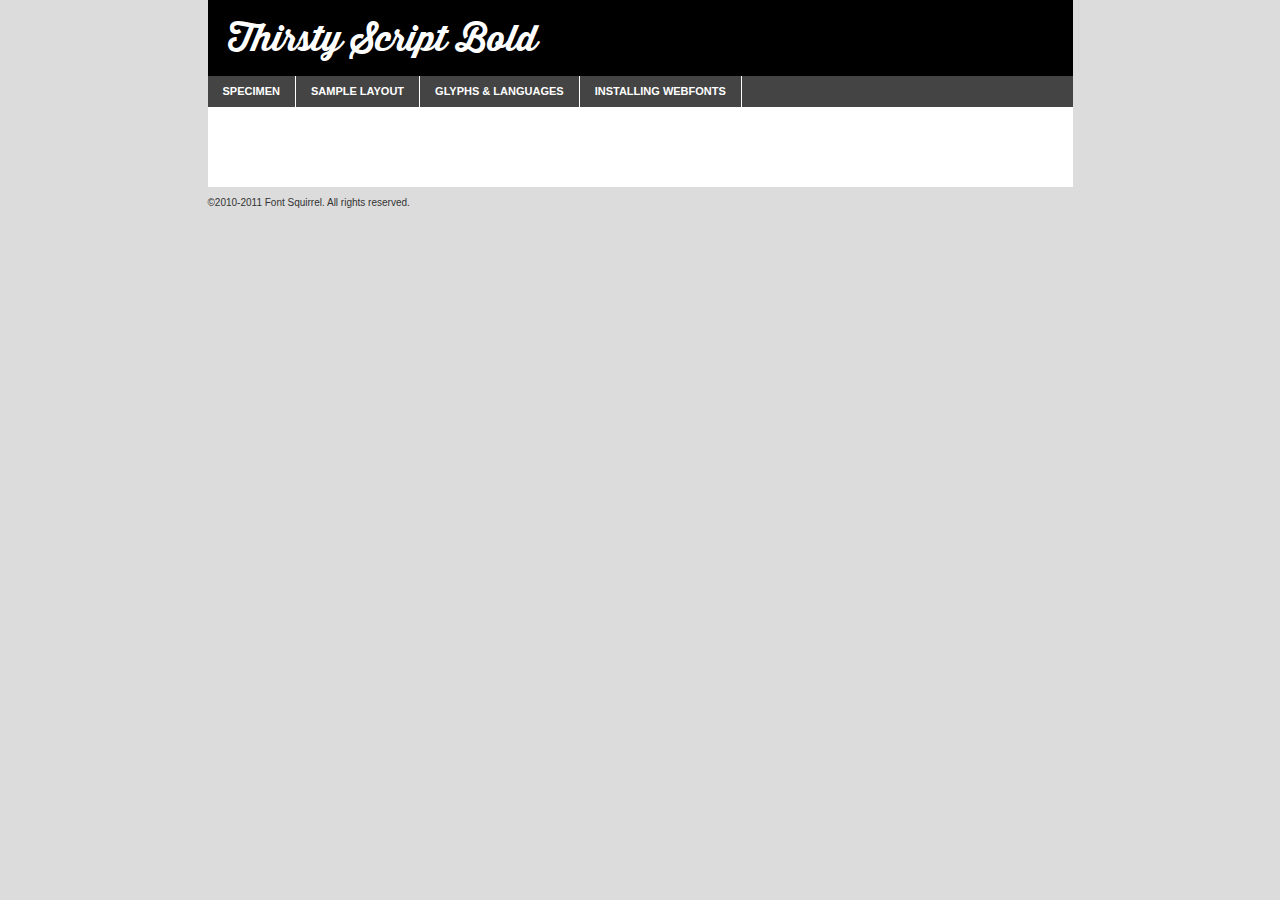
<file: stylesheets/fonts/thirstyscript/thirstyscriptbold-demo.html>
<!DOCTYPE html PUBLIC "-//W3C//DTD XHTML 1.0 Transitional//EN"
	"http://www.w3.org/TR/xhtml1/DTD/xhtml1-transitional.dtd">

<html xmlns="http://www.w3.org/1999/xhtml" xml:lang="en" lang="en">
<head>
	<meta http-equiv="Content-Type" content="text/html; charset=utf-8" />
	<script src="http://ajax.googleapis.com/ajax/libs/jquery/1.7.2/jquery.min.js" type="text/javascript" charset="utf-8"></script>
	<script src="specimen_files/easytabs.js" type="text/javascript" charset="utf-8"></script>
	<link rel="stylesheet" href="specimen_files/specimen_stylesheet.css" type="text/css" charset="utf-8" />
	<link rel="stylesheet" href="stylesheet.css" type="text/css" charset="utf-8" />

	<style type="text/css">
					body{
				font-family: 'thirsty_scriptbold';
							}
		</style>

	<title>Thirsty Script Bold Specimen</title>
	
	
	<script type="text/javascript" charset="utf-8">
		$(document).ready(function() {
			$('#container').easyTabs({defaultContent:1});
		});
	</script>
</head>

<body>
<div id="container">
	<div id="header">
		Thirsty Script Bold	</div>
	<ul class="tabs">
		<li><a href="#specimen">Specimen</a></li>
		<li><a href="#layout">Sample Layout</a></li>
				<li><a href="#glyphs">Glyphs &amp; Languages</a></li>
		<li><a href="#installing">Installing Webfonts</a></li>
		
	</ul>
	
	<div id="main_content">

		
			<div id="specimen">
		
				<div class="section">
					<div class="grid12 firstcol">
						<div class="huge">AaBb</div>
					</div>
				</div>
		
				<div class="section">
					<div class="glyph_range">A&#x200B;B&#x200b;C&#x200b;D&#x200b;E&#x200b;F&#x200b;G&#x200b;H&#x200b;I&#x200b;J&#x200b;K&#x200b;L&#x200b;M&#x200b;N&#x200b;O&#x200b;P&#x200b;Q&#x200b;R&#x200b;S&#x200b;T&#x200b;U&#x200b;V&#x200b;W&#x200b;X&#x200b;Y&#x200b;Z&#x200b;a&#x200b;b&#x200b;c&#x200b;d&#x200b;e&#x200b;f&#x200b;g&#x200b;h&#x200b;i&#x200b;j&#x200b;k&#x200b;l&#x200b;m&#x200b;n&#x200b;o&#x200b;p&#x200b;q&#x200b;r&#x200b;s&#x200b;t&#x200b;u&#x200b;v&#x200b;w&#x200b;x&#x200b;y&#x200b;z&#x200b;1&#x200b;2&#x200b;3&#x200b;4&#x200b;5&#x200b;6&#x200b;7&#x200b;8&#x200b;9&#x200b;0&#x200b;&amp;&#x200b;.&#x200b;,&#x200b;?&#x200b;!&#x200b;&#64;&#x200b;(&#x200b;)&#x200b;#&#x200b;$&#x200b;%&#x200b;*&#x200b;+&#x200b;-&#x200b;=&#x200b;:&#x200b;;</div>
				</div>
				<div class="section">
					<div class="grid12 firstcol">
						<table class="sample_table">
							<tr><td>10</td><td class="size10">abcdefghijklmnopqrstuvwxyzABCDEFGHIJKLMNOPQRSTUVWXYZ0123456789abcdefghijklmnopqrstuvwxyzABCDEFGHIJKLMNOPQRSTUVWXYZ0123456789abcdefghijklmnopqrstuvwxyzABCDEFGHIJKLMNOPQRSTUVWXYZ</td></tr>
							<tr><td>11</td><td class="size11">abcdefghijklmnopqrstuvwxyzABCDEFGHIJKLMNOPQRSTUVWXYZ0123456789abcdefghijklmnopqrstuvwxyzABCDEFGHIJKLMNOPQRSTUVWXYZ0123456789abcdefghijklmnopqrstuvwxyzABCDEFGHIJKLMNOPQRSTUVWXYZ</td></tr>
							<tr><td>12</td><td class="size12">abcdefghijklmnopqrstuvwxyzABCDEFGHIJKLMNOPQRSTUVWXYZ0123456789abcdefghijklmnopqrstuvwxyzABCDEFGHIJKLMNOPQRSTUVWXYZ0123456789abcdefghijklmnopqrstuvwxyzABCDEFGHIJKLMNOPQRSTUVWXYZ</td></tr>
							<tr><td>13</td><td class="size13">abcdefghijklmnopqrstuvwxyzABCDEFGHIJKLMNOPQRSTUVWXYZ0123456789abcdefghijklmnopqrstuvwxyzABCDEFGHIJKLMNOPQRSTUVWXYZ0123456789abcdefghijklmnopqrstuvwxyzABCDEFGHIJKLMNOPQRSTUVWXYZ</td></tr>
							<tr><td>14</td><td class="size14">abcdefghijklmnopqrstuvwxyzABCDEFGHIJKLMNOPQRSTUVWXYZ0123456789abcdefghijklmnopqrstuvwxyzABCDEFGHIJKLMNOPQRSTUVWXYZ0123456789abcdefghijklmnopqrstuvwxyzABCDEFGHIJKLMNOPQRSTUVWXYZ</td></tr>
							<tr><td>16</td><td class="size16">abcdefghijklmnopqrstuvwxyzABCDEFGHIJKLMNOPQRSTUVWXYZ0123456789abcdefghijklmnopqrstuvwxyzABCDEFGHIJKLMNOPQRSTUVWXYZ</td></tr>
							<tr><td>18</td><td class="size18">abcdefghijklmnopqrstuvwxyzABCDEFGHIJKLMNOPQRSTUVWXYZ0123456789abcdefghijklmnopqrstuvwxyzABCDEFGHIJKLMNOPQRSTUVWXYZ</td></tr>
							<tr><td>20</td><td class="size20">abcdefghijklmnopqrstuvwxyzABCDEFGHIJKLMNOPQRSTUVWXYZ0123456789abcdefghijklmnopqrstuvwxyzABCDEFGHIJKLMNOPQRSTUVWXYZ</td></tr>
							<tr><td>24</td><td class="size24">abcdefghijklmnopqrstuvwxyzABCDEFGHIJKLMNOPQRSTUVWXYZ0123456789abcdefghijklmnopqrstuvwxyzABCDEFGHIJKLMNOPQRSTUVWXYZ</td></tr>
							<tr><td>30</td><td class="size30">abcdefghijklmnopqrstuvwxyzABCDEFGHIJKLMNOPQRSTUVWXYZ0123456789abcdefghijklmnopqrstuvwxyzABCDEFGHIJKLMNOPQRSTUVWXYZ</td></tr>
							<tr><td>36</td><td class="size36">abcdefghijklmnopqrstuvwxyzABCDEFGHIJKLMNOPQRSTUVWXYZ0123456789abcdefghijklmnopqrstuvwxyzABCDEFGHIJKLMNOPQRSTUVWXYZ</td></tr>
							<tr><td>48</td><td class="size48">abcdefghijklmnopqrstuvwxyzABCDEFGHIJKLMNOPQRSTUVWXYZ0123456789abcdefghijklmnopqrstuvwxyzABCDEFGHIJKLMNOPQRSTUVWXYZ</td></tr>
							<tr><td>60</td><td class="size60">abcdefghijklmnopqrstuvwxyzABCDEFGHIJKLMNOPQRSTUVWXYZ0123456789abcdefghijklmnopqrstuvwxyzABCDEFGHIJKLMNOPQRSTUVWXYZ</td></tr>
							<tr><td>72</td><td class="size72">abcdefghijklmnopqrstuvwxyzABCDEFGHIJKLMNOPQRSTUVWXYZ0123456789abcdefghijklmnopqrstuvwxyzABCDEFGHIJKLMNOPQRSTUVWXYZ</td></tr>
							<tr><td>90</td><td class="size90">abcdefghijklmnopqrstuvwxyzABCDEFGHIJKLMNOPQRSTUVWXYZ0123456789abcdefghijklmnopqrstuvwxyzABCDEFGHIJKLMNOPQRSTUVWXYZ</td></tr>
						</table>
				
					</div>
			
				</div>
		
		
		
								<div class="section" id="bodycomparison">


										<div id="xheight">
				<div class="fontbody">&#xE000;&#xE000;&#xE000;&#xE000;&#xE000;&#xE000;&#xE000;&#xE000;&#xE000;&#xE000;&#xE000;&#xE000;&#xE000;&#xE000;&#xE000;&#xE000;&#xE000;&#xE000;&#xE000;&#xE000;&#xE000;&#xE000;&#xE000;&#xE000;&#xE000;&#xE000;&#xE000;&#xE000;&#xE000;&#xE000;&#xE000;&#xE000;&#xE000;&#xE000;&#xE000;&#xE000;&#xE000;&#xE000;&#xE000;&#xE000;&#xE000;&#xE000;&#xE000;&#xE000;&#xE000;&#xE000;&#xE000;&#xE000;&#xE000;&#xE000;&#xE000;&#xE000;&#xE000;&#xE000;&#xE000;&#xE000;&#xE000;&#xE000;&#xE000;&#xE000;&#xE000;&#xE000;&#xE000;&#xE000;&#xE000;&#xE000;&#xE000;&#xE000;&#xE000;&#xE000;&#xE000;&#xE000;&#xE000;&#xE000;&#xE000;&#xE000;&#xE000;&#xE000;&#xE000;&#xE000;&#xE000;&#xE000;&#xE000;&#xE000;&#xE000;&#xE000;&#xE000;&#xE000;&#xE000;&#xE000;&#xE000;&#xE000;&#xE000;&#xE000;&#xE000;&#xE000;&#xE000;&#xE000;&#xE000;body</div><div class="arialbody">body</div><div class="verdanabody">body</div><div class="georgiabody">body</div></div>
										<div class="fontbody" style="z-index:1">
											body<span>Thirsty Script Bold</span>
										</div>
										<div class="arialbody" style="z-index:1">
											body<span>Arial</span>
										</div>
										<div class="verdanabody" style="z-index:1">
											body<span>Verdana</span>
										</div>
										<div class="georgiabody" style="z-index:1">
											body<span>Georgia</span>
										</div>



								</div>
		
		
				<div class="section psample psample_row1" id="">
					
					<div class="grid2 firstcol">
						<p class="size10"><span>10.</span>Aenean lacinia bibendum nulla sed consectetur. Fusce dapibus, tellus ac cursus commodo, tortor mauris condimentum nibh, ut fermentum massa justo sit amet risus. Nullam id dolor id nibh ultricies vehicula ut id elit. Cum sociis natoque penatibus et magnis dis parturient montes, nascetur ridiculus mus. Nulla vitae elit libero, a pharetra augue.</p>
			
					</div>
					<div class="grid3">
						<p class="size11"><span>11.</span>Aenean lacinia bibendum nulla sed consectetur. Fusce dapibus, tellus ac cursus commodo, tortor mauris condimentum nibh, ut fermentum massa justo sit amet risus. Nullam id dolor id nibh ultricies vehicula ut id elit. Cum sociis natoque penatibus et magnis dis parturient montes, nascetur ridiculus mus. Nulla vitae elit libero, a pharetra augue.</p>
			
					</div>
					<div class="grid3">
						<p class="size12"><span>12.</span>Aenean lacinia bibendum nulla sed consectetur. Fusce dapibus, tellus ac cursus commodo, tortor mauris condimentum nibh, ut fermentum massa justo sit amet risus. Nullam id dolor id nibh ultricies vehicula ut id elit. Cum sociis natoque penatibus et magnis dis parturient montes, nascetur ridiculus mus. Nulla vitae elit libero, a pharetra augue.</p>
			
					</div>
					<div class="grid4">
						<p class="size13"><span>13.</span>Aenean lacinia bibendum nulla sed consectetur. Fusce dapibus, tellus ac cursus commodo, tortor mauris condimentum nibh, ut fermentum massa justo sit amet risus. Nullam id dolor id nibh ultricies vehicula ut id elit. Cum sociis natoque penatibus et magnis dis parturient montes, nascetur ridiculus mus. Nulla vitae elit libero, a pharetra augue.</p>
			
					</div>
					<div class="white_blend"></div>
					
				</div>
				<div class="section psample psample_row2" id="">
					<div class="grid3 firstcol">
						<p class="size14"><span>14.</span>Aenean lacinia bibendum nulla sed consectetur. Fusce dapibus, tellus ac cursus commodo, tortor mauris condimentum nibh, ut fermentum massa justo sit amet risus. Nullam id dolor id nibh ultricies vehicula ut id elit. Cum sociis natoque penatibus et magnis dis parturient montes, nascetur ridiculus mus. Nulla vitae elit libero, a pharetra augue.</p>
			
					</div>
					<div class="grid4">
						<p class="size16"><span>16.</span>Aenean lacinia bibendum nulla sed consectetur. Fusce dapibus, tellus ac cursus commodo, tortor mauris condimentum nibh, ut fermentum massa justo sit amet risus. Nullam id dolor id nibh ultricies vehicula ut id elit. Cum sociis natoque penatibus et magnis dis parturient montes, nascetur ridiculus mus. Nulla vitae elit libero, a pharetra augue.</p>
			
					</div>
					<div class="grid5">
						<p class="size18"><span>18.</span>Aenean lacinia bibendum nulla sed consectetur. Fusce dapibus, tellus ac cursus commodo, tortor mauris condimentum nibh, ut fermentum massa justo sit amet risus. Nullam id dolor id nibh ultricies vehicula ut id elit. Cum sociis natoque penatibus et magnis dis parturient montes, nascetur ridiculus mus. Nulla vitae elit libero, a pharetra augue.</p>
			
					</div>

					<div class="white_blend"></div>

				</div>
				
				<div class="section psample psample_row3" id="">
					<div class="grid5 firstcol">
						<p class="size20"><span>20.</span>Aenean lacinia bibendum nulla sed consectetur. Fusce dapibus, tellus ac cursus commodo, tortor mauris condimentum nibh, ut fermentum massa justo sit amet risus. Nullam id dolor id nibh ultricies vehicula ut id elit. Cum sociis natoque penatibus et magnis dis parturient montes, nascetur ridiculus mus. Nulla vitae elit libero, a pharetra augue.</p>
					</div>
					<div class="grid7">
						<p class="size24"><span>24.</span>Aenean lacinia bibendum nulla sed consectetur. Fusce dapibus, tellus ac cursus commodo, tortor mauris condimentum nibh, ut fermentum massa justo sit amet risus. Nullam id dolor id nibh ultricies vehicula ut id elit. Cum sociis natoque penatibus et magnis dis parturient montes, nascetur ridiculus mus. Nulla vitae elit libero, a pharetra augue.</p>
					</div>
					
					<div class="white_blend"></div>
					
				</div>
				
				<div class="section psample psample_row4" id="">
					<div class="grid12 firstcol">
						<p class="size30"><span>30.</span>Aenean lacinia bibendum nulla sed consectetur. Fusce dapibus, tellus ac cursus commodo, tortor mauris condimentum nibh, ut fermentum massa justo sit amet risus. Nullam id dolor id nibh ultricies vehicula ut id elit. Cum sociis natoque penatibus et magnis dis parturient montes, nascetur ridiculus mus. Nulla vitae elit libero, a pharetra augue.</p>
					</div>
					<div class="white_blend"></div>
					
				</div>
				
				
				
				<div class="section psample psample_row1 fullreverse">
					<div class="grid2 firstcol">
						<p class="size10"><span>10.</span>Aenean lacinia bibendum nulla sed consectetur. Fusce dapibus, tellus ac cursus commodo, tortor mauris condimentum nibh, ut fermentum massa justo sit amet risus. Nullam id dolor id nibh ultricies vehicula ut id elit. Cum sociis natoque penatibus et magnis dis parturient montes, nascetur ridiculus mus. Nulla vitae elit libero, a pharetra augue.</p>
			
					</div>
					<div class="grid3">
						<p class="size11"><span>11.</span>Aenean lacinia bibendum nulla sed consectetur. Fusce dapibus, tellus ac cursus commodo, tortor mauris condimentum nibh, ut fermentum massa justo sit amet risus. Nullam id dolor id nibh ultricies vehicula ut id elit. Cum sociis natoque penatibus et magnis dis parturient montes, nascetur ridiculus mus. Nulla vitae elit libero, a pharetra augue.</p>
			
					</div>
					<div class="grid3">
						<p class="size12"><span>12.</span>Aenean lacinia bibendum nulla sed consectetur. Fusce dapibus, tellus ac cursus commodo, tortor mauris condimentum nibh, ut fermentum massa justo sit amet risus. Nullam id dolor id nibh ultricies vehicula ut id elit. Cum sociis natoque penatibus et magnis dis parturient montes, nascetur ridiculus mus. Nulla vitae elit libero, a pharetra augue.</p>
			
					</div>
					<div class="grid4">
						<p class="size13"><span>13.</span>Aenean lacinia bibendum nulla sed consectetur. Fusce dapibus, tellus ac cursus commodo, tortor mauris condimentum nibh, ut fermentum massa justo sit amet risus. Nullam id dolor id nibh ultricies vehicula ut id elit. Cum sociis natoque penatibus et magnis dis parturient montes, nascetur ridiculus mus. Nulla vitae elit libero, a pharetra augue.</p>
			
					</div>
					<div class="black_blend"></div>
					
				</div>
				
				<div class="section psample psample_row2 fullreverse">
					<div class="grid3 firstcol">
						<p class="size14"><span>14.</span>Aenean lacinia bibendum nulla sed consectetur. Fusce dapibus, tellus ac cursus commodo, tortor mauris condimentum nibh, ut fermentum massa justo sit amet risus. Nullam id dolor id nibh ultricies vehicula ut id elit. Cum sociis natoque penatibus et magnis dis parturient montes, nascetur ridiculus mus. Nulla vitae elit libero, a pharetra augue.</p>
			
					</div>
					<div class="grid4">
						<p class="size16"><span>16.</span>Aenean lacinia bibendum nulla sed consectetur. Fusce dapibus, tellus ac cursus commodo, tortor mauris condimentum nibh, ut fermentum massa justo sit amet risus. Nullam id dolor id nibh ultricies vehicula ut id elit. Cum sociis natoque penatibus et magnis dis parturient montes, nascetur ridiculus mus. Nulla vitae elit libero, a pharetra augue.</p>
			
					</div>
					<div class="grid5">
						<p class="size18"><span>18.</span>Aenean lacinia bibendum nulla sed consectetur. Fusce dapibus, tellus ac cursus commodo, tortor mauris condimentum nibh, ut fermentum massa justo sit amet risus. Nullam id dolor id nibh ultricies vehicula ut id elit. Cum sociis natoque penatibus et magnis dis parturient montes, nascetur ridiculus mus. Nulla vitae elit libero, a pharetra augue.</p>
			
					</div>
					<div class="black_blend"></div>

				</div>
				
				<div class="section psample fullreverse psample_row3" id="">
					<div class="grid5 firstcol">
						<p class="size20"><span>20.</span>Aenean lacinia bibendum nulla sed consectetur. Fusce dapibus, tellus ac cursus commodo, tortor mauris condimentum nibh, ut fermentum massa justo sit amet risus. Nullam id dolor id nibh ultricies vehicula ut id elit. Cum sociis natoque penatibus et magnis dis parturient montes, nascetur ridiculus mus. Nulla vitae elit libero, a pharetra augue.</p>
					</div>
					<div class="grid7">
						<p class="size24"><span>24.</span>Aenean lacinia bibendum nulla sed consectetur. Fusce dapibus, tellus ac cursus commodo, tortor mauris condimentum nibh, ut fermentum massa justo sit amet risus. Nullam id dolor id nibh ultricies vehicula ut id elit. Cum sociis natoque penatibus et magnis dis parturient montes, nascetur ridiculus mus. Nulla vitae elit libero, a pharetra augue.</p>
					</div>
					
					<div class="black_blend"></div>
					
				</div>
				
				<div class="section psample fullreverse psample_row4" id="" style="border-bottom: 20px #000 solid;">
					<div class="grid12 firstcol">
						<p class="size30"><span>30.</span>Aenean lacinia bibendum nulla sed consectetur. Fusce dapibus, tellus ac cursus commodo, tortor mauris condimentum nibh, ut fermentum massa justo sit amet risus. Nullam id dolor id nibh ultricies vehicula ut id elit. Cum sociis natoque penatibus et magnis dis parturient montes, nascetur ridiculus mus. Nulla vitae elit libero, a pharetra augue.</p>
					</div>
					<div class="black_blend"></div>
					
				</div>
				
				
				
				
			</div>
			
			<div id="layout">
				
				<div class="section">
					
					<div class="grid12 firstcol">
						<h1>Lorem Ipsum Dolor</h1>
						<h2>Etiam porta sem malesuada magna mollis euismod</h2>
						
						<p class="byline">By <a href="#link">Aenean Lacinia</a></p>
					</div>
				</div>
				<div class="section">
					<div class="grid8 firstcol">
						<p class="large">Donec sed odio dui. Morbi leo risus, porta ac consectetur ac, vestibulum at eros. Fusce dapibus, tellus ac cursus commodo, tortor mauris condimentum nibh, ut fermentum massa justo sit amet risus. </p>

						
						<h3>Pellentesque ornare sem</h3>

						<p>Maecenas sed diam eget risus varius blandit sit amet non magna. Maecenas faucibus mollis interdum. Donec ullamcorper nulla non metus auctor fringilla. Nullam id dolor id nibh ultricies vehicula ut id elit. Nullam id dolor id nibh ultricies vehicula ut id elit. </p>

						<p>Aenean eu leo quam. Pellentesque ornare sem lacinia quam venenatis vestibulum. Lorem ipsum dolor sit amet, consectetur adipiscing elit. Cum sociis natoque penatibus et magnis dis parturient montes, nascetur ridiculus mus. </p>

						<p>Nulla vitae elit libero, a pharetra augue. Praesent commodo cursus magna, vel scelerisque nisl consectetur et. Aenean lacinia bibendum nulla sed consectetur. </p>

						<p>Nullam quis risus eget urna mollis ornare vel eu leo. Nullam quis risus eget urna mollis ornare vel eu leo. Maecenas sed diam eget risus varius blandit sit amet non magna. Donec ullamcorper nulla non metus auctor fringilla. </p>

						<h3>Cras mattis consectetur</h3>

						<p>Aenean eu leo quam. Pellentesque ornare sem lacinia quam venenatis vestibulum. Aenean lacinia bibendum nulla sed consectetur. Integer posuere erat a ante venenatis dapibus posuere velit aliquet. Cras mattis consectetur purus sit amet fermentum. </p>

						<p>Nullam id dolor id nibh ultricies vehicula ut id elit. Nullam quis risus eget urna mollis ornare vel eu leo. Cras mattis consectetur purus sit amet fermentum.</p>
					</div>
					
					<div class="grid4 sidebar">
						
						<div class="box reverse">
							<p class="last">Nullam quis risus eget urna mollis ornare vel eu leo. Donec ullamcorper nulla non metus auctor fringilla. Cras mattis consectetur purus sit amet fermentum. Sed posuere consectetur est at lobortis. Lorem ipsum dolor sit amet, consectetur adipiscing elit. </p>
						</div>
						
						<p class="caption">Maecenas sed diam eget risus varius.</p>

						<p>Vestibulum id ligula porta felis euismod semper. Integer posuere erat a ante venenatis dapibus posuere velit aliquet. Vestibulum id ligula porta felis euismod semper. Sed posuere consectetur est at lobortis. Maecenas sed diam eget risus varius blandit sit amet non magna. Fusce dapibus, tellus ac cursus commodo, tortor mauris condimentum nibh, ut fermentum massa justo sit amet risus. </p>

					

						<p>Duis mollis, est non commodo luctus, nisi erat porttitor ligula, eget lacinia odio sem nec elit. Aenean lacinia bibendum nulla sed consectetur. Vivamus sagittis lacus vel augue laoreet rutrum faucibus dolor auctor. Aenean lacinia bibendum nulla sed consectetur. Nullam quis risus eget urna mollis ornare vel eu leo. </p>

						<p>Praesent commodo cursus magna, vel scelerisque nisl consectetur et. Donec ullamcorper nulla non metus auctor fringilla. Maecenas faucibus mollis interdum. Fusce dapibus, tellus ac cursus commodo, tortor mauris condimentum nibh, ut fermentum massa justo sit amet risus. </p>

					</div>
				</div>
				
			</div>


			



		<div id="glyphs">
			<div class="section">
				<div class="grid12 firstcol">
			
				<h1>Language Support</h1>
				<p>The subset of Thirsty Script Bold in this kit supports the following languages:<br />
			
					Albanian, Bosnian, Croatian, Czech, Danish, Dutch, English, Estonian, Faroese, French, German, Hungarian, Icelandic, Italian, Malagasy, Norwegian, Polish, Portuguese, Serbian, Slovak, Slovenian, Spanish, Swedish				</p>
				<h1>Glyph Chart</h1>
				<p>The subset of Thirsty Script Bold in this kit includes all the glyphs listed below. Unicode entities are included above each glyph to help you insert individual characters into your layout.</p>
				<div id="glyph_chart">
			
																														 <div><p>&amp;#13;</p>&#13;</div>
																				 <div><p>&amp;#32;</p>&#32;</div>
																				 <div><p>&amp;#33;</p>&#33;</div>
																				 <div><p>&amp;#34;</p>&#34;</div>
																				 <div><p>&amp;#35;</p>&#35;</div>
																				 <div><p>&amp;#36;</p>&#36;</div>
																				 <div><p>&amp;#37;</p>&#37;</div>
																				 <div><p>&amp;#38;</p>&#38;</div>
																				 <div><p>&amp;#39;</p>&#39;</div>
																				 <div><p>&amp;#40;</p>&#40;</div>
																				 <div><p>&amp;#41;</p>&#41;</div>
																				 <div><p>&amp;#42;</p>&#42;</div>
																				 <div><p>&amp;#43;</p>&#43;</div>
																				 <div><p>&amp;#44;</p>&#44;</div>
																				 <div><p>&amp;#45;</p>&#45;</div>
																				 <div><p>&amp;#46;</p>&#46;</div>
																				 <div><p>&amp;#47;</p>&#47;</div>
																				 <div><p>&amp;#48;</p>&#48;</div>
																				 <div><p>&amp;#49;</p>&#49;</div>
																				 <div><p>&amp;#50;</p>&#50;</div>
																				 <div><p>&amp;#51;</p>&#51;</div>
																				 <div><p>&amp;#52;</p>&#52;</div>
																				 <div><p>&amp;#53;</p>&#53;</div>
																				 <div><p>&amp;#54;</p>&#54;</div>
																				 <div><p>&amp;#55;</p>&#55;</div>
																				 <div><p>&amp;#56;</p>&#56;</div>
																				 <div><p>&amp;#57;</p>&#57;</div>
																				 <div><p>&amp;#58;</p>&#58;</div>
																				 <div><p>&amp;#59;</p>&#59;</div>
																				 <div><p>&amp;#60;</p>&#60;</div>
																				 <div><p>&amp;#61;</p>&#61;</div>
																				 <div><p>&amp;#62;</p>&#62;</div>
																				 <div><p>&amp;#63;</p>&#63;</div>
																				 <div><p>&amp;#64;</p>&#64;</div>
																				 <div><p>&amp;#65;</p>&#65;</div>
																				 <div><p>&amp;#66;</p>&#66;</div>
																				 <div><p>&amp;#67;</p>&#67;</div>
																				 <div><p>&amp;#68;</p>&#68;</div>
																				 <div><p>&amp;#69;</p>&#69;</div>
																				 <div><p>&amp;#70;</p>&#70;</div>
																				 <div><p>&amp;#71;</p>&#71;</div>
																				 <div><p>&amp;#72;</p>&#72;</div>
																				 <div><p>&amp;#73;</p>&#73;</div>
																				 <div><p>&amp;#74;</p>&#74;</div>
																				 <div><p>&amp;#75;</p>&#75;</div>
																				 <div><p>&amp;#76;</p>&#76;</div>
																				 <div><p>&amp;#77;</p>&#77;</div>
																				 <div><p>&amp;#78;</p>&#78;</div>
																				 <div><p>&amp;#79;</p>&#79;</div>
																				 <div><p>&amp;#80;</p>&#80;</div>
																				 <div><p>&amp;#81;</p>&#81;</div>
																				 <div><p>&amp;#82;</p>&#82;</div>
																				 <div><p>&amp;#83;</p>&#83;</div>
																				 <div><p>&amp;#84;</p>&#84;</div>
																				 <div><p>&amp;#85;</p>&#85;</div>
																				 <div><p>&amp;#86;</p>&#86;</div>
																				 <div><p>&amp;#87;</p>&#87;</div>
																				 <div><p>&amp;#88;</p>&#88;</div>
																				 <div><p>&amp;#89;</p>&#89;</div>
																				 <div><p>&amp;#90;</p>&#90;</div>
																				 <div><p>&amp;#91;</p>&#91;</div>
																				 <div><p>&amp;#92;</p>&#92;</div>
																				 <div><p>&amp;#93;</p>&#93;</div>
																				 <div><p>&amp;#94;</p>&#94;</div>
																				 <div><p>&amp;#95;</p>&#95;</div>
																				 <div><p>&amp;#96;</p>&#96;</div>
																				 <div><p>&amp;#97;</p>&#97;</div>
																				 <div><p>&amp;#98;</p>&#98;</div>
																				 <div><p>&amp;#99;</p>&#99;</div>
																				 <div><p>&amp;#100;</p>&#100;</div>
																				 <div><p>&amp;#101;</p>&#101;</div>
																				 <div><p>&amp;#102;</p>&#102;</div>
																				 <div><p>&amp;#103;</p>&#103;</div>
																				 <div><p>&amp;#104;</p>&#104;</div>
																				 <div><p>&amp;#105;</p>&#105;</div>
																				 <div><p>&amp;#106;</p>&#106;</div>
																				 <div><p>&amp;#107;</p>&#107;</div>
																				 <div><p>&amp;#108;</p>&#108;</div>
																				 <div><p>&amp;#109;</p>&#109;</div>
																				 <div><p>&amp;#110;</p>&#110;</div>
																				 <div><p>&amp;#111;</p>&#111;</div>
																				 <div><p>&amp;#112;</p>&#112;</div>
																				 <div><p>&amp;#113;</p>&#113;</div>
																				 <div><p>&amp;#114;</p>&#114;</div>
																				 <div><p>&amp;#115;</p>&#115;</div>
																				 <div><p>&amp;#116;</p>&#116;</div>
																				 <div><p>&amp;#117;</p>&#117;</div>
																				 <div><p>&amp;#118;</p>&#118;</div>
																				 <div><p>&amp;#119;</p>&#119;</div>
																				 <div><p>&amp;#120;</p>&#120;</div>
																				 <div><p>&amp;#121;</p>&#121;</div>
																				 <div><p>&amp;#122;</p>&#122;</div>
																				 <div><p>&amp;#123;</p>&#123;</div>
																				 <div><p>&amp;#124;</p>&#124;</div>
																				 <div><p>&amp;#125;</p>&#125;</div>
																				 <div><p>&amp;#126;</p>&#126;</div>
																				 <div><p>&amp;#160;</p>&#160;</div>
																				 <div><p>&amp;#161;</p>&#161;</div>
																				 <div><p>&amp;#162;</p>&#162;</div>
																				 <div><p>&amp;#163;</p>&#163;</div>
																				 <div><p>&amp;#164;</p>&#164;</div>
																				 <div><p>&amp;#165;</p>&#165;</div>
																				 <div><p>&amp;#166;</p>&#166;</div>
																				 <div><p>&amp;#167;</p>&#167;</div>
																				 <div><p>&amp;#168;</p>&#168;</div>
																				 <div><p>&amp;#169;</p>&#169;</div>
																				 <div><p>&amp;#170;</p>&#170;</div>
																				 <div><p>&amp;#171;</p>&#171;</div>
																				 <div><p>&amp;#172;</p>&#172;</div>
																				 <div><p>&amp;#173;</p>&#173;</div>
																				 <div><p>&amp;#174;</p>&#174;</div>
																				 <div><p>&amp;#175;</p>&#175;</div>
																				 <div><p>&amp;#176;</p>&#176;</div>
																				 <div><p>&amp;#177;</p>&#177;</div>
																				 <div><p>&amp;#178;</p>&#178;</div>
																				 <div><p>&amp;#179;</p>&#179;</div>
																				 <div><p>&amp;#180;</p>&#180;</div>
																				 <div><p>&amp;#181;</p>&#181;</div>
																				 <div><p>&amp;#182;</p>&#182;</div>
																				 <div><p>&amp;#183;</p>&#183;</div>
																				 <div><p>&amp;#184;</p>&#184;</div>
																				 <div><p>&amp;#185;</p>&#185;</div>
																				 <div><p>&amp;#186;</p>&#186;</div>
																				 <div><p>&amp;#187;</p>&#187;</div>
																				 <div><p>&amp;#188;</p>&#188;</div>
																				 <div><p>&amp;#189;</p>&#189;</div>
																				 <div><p>&amp;#190;</p>&#190;</div>
																				 <div><p>&amp;#191;</p>&#191;</div>
																				 <div><p>&amp;#192;</p>&#192;</div>
																				 <div><p>&amp;#193;</p>&#193;</div>
																				 <div><p>&amp;#194;</p>&#194;</div>
																				 <div><p>&amp;#195;</p>&#195;</div>
																				 <div><p>&amp;#196;</p>&#196;</div>
																				 <div><p>&amp;#197;</p>&#197;</div>
																				 <div><p>&amp;#198;</p>&#198;</div>
																				 <div><p>&amp;#199;</p>&#199;</div>
																				 <div><p>&amp;#200;</p>&#200;</div>
																				 <div><p>&amp;#201;</p>&#201;</div>
																				 <div><p>&amp;#202;</p>&#202;</div>
																				 <div><p>&amp;#203;</p>&#203;</div>
																				 <div><p>&amp;#204;</p>&#204;</div>
																				 <div><p>&amp;#205;</p>&#205;</div>
																				 <div><p>&amp;#206;</p>&#206;</div>
																				 <div><p>&amp;#207;</p>&#207;</div>
																				 <div><p>&amp;#208;</p>&#208;</div>
																				 <div><p>&amp;#209;</p>&#209;</div>
																				 <div><p>&amp;#210;</p>&#210;</div>
																				 <div><p>&amp;#211;</p>&#211;</div>
																				 <div><p>&amp;#212;</p>&#212;</div>
																				 <div><p>&amp;#213;</p>&#213;</div>
																				 <div><p>&amp;#214;</p>&#214;</div>
																				 <div><p>&amp;#215;</p>&#215;</div>
																				 <div><p>&amp;#216;</p>&#216;</div>
																				 <div><p>&amp;#217;</p>&#217;</div>
																				 <div><p>&amp;#218;</p>&#218;</div>
																				 <div><p>&amp;#219;</p>&#219;</div>
																				 <div><p>&amp;#220;</p>&#220;</div>
																				 <div><p>&amp;#221;</p>&#221;</div>
																				 <div><p>&amp;#222;</p>&#222;</div>
																				 <div><p>&amp;#223;</p>&#223;</div>
																				 <div><p>&amp;#224;</p>&#224;</div>
																				 <div><p>&amp;#225;</p>&#225;</div>
																				 <div><p>&amp;#226;</p>&#226;</div>
																				 <div><p>&amp;#227;</p>&#227;</div>
																				 <div><p>&amp;#228;</p>&#228;</div>
																				 <div><p>&amp;#229;</p>&#229;</div>
																				 <div><p>&amp;#230;</p>&#230;</div>
																				 <div><p>&amp;#231;</p>&#231;</div>
																				 <div><p>&amp;#232;</p>&#232;</div>
																				 <div><p>&amp;#233;</p>&#233;</div>
																				 <div><p>&amp;#234;</p>&#234;</div>
																				 <div><p>&amp;#235;</p>&#235;</div>
																				 <div><p>&amp;#236;</p>&#236;</div>
																				 <div><p>&amp;#237;</p>&#237;</div>
																				 <div><p>&amp;#238;</p>&#238;</div>
																				 <div><p>&amp;#239;</p>&#239;</div>
																				 <div><p>&amp;#240;</p>&#240;</div>
																				 <div><p>&amp;#241;</p>&#241;</div>
																				 <div><p>&amp;#242;</p>&#242;</div>
																				 <div><p>&amp;#243;</p>&#243;</div>
																				 <div><p>&amp;#244;</p>&#244;</div>
																				 <div><p>&amp;#245;</p>&#245;</div>
																				 <div><p>&amp;#246;</p>&#246;</div>
																				 <div><p>&amp;#247;</p>&#247;</div>
																				 <div><p>&amp;#248;</p>&#248;</div>
																				 <div><p>&amp;#249;</p>&#249;</div>
																				 <div><p>&amp;#250;</p>&#250;</div>
																				 <div><p>&amp;#251;</p>&#251;</div>
																				 <div><p>&amp;#252;</p>&#252;</div>
																				 <div><p>&amp;#253;</p>&#253;</div>
																				 <div><p>&amp;#254;</p>&#254;</div>
																				 <div><p>&amp;#255;</p>&#255;</div>
																				 <div><p>&amp;#258;</p>&#258;</div>
																				 <div><p>&amp;#259;</p>&#259;</div>
																				 <div><p>&amp;#260;</p>&#260;</div>
																				 <div><p>&amp;#261;</p>&#261;</div>
																				 <div><p>&amp;#262;</p>&#262;</div>
																				 <div><p>&amp;#263;</p>&#263;</div>
																				 <div><p>&amp;#268;</p>&#268;</div>
																				 <div><p>&amp;#269;</p>&#269;</div>
																				 <div><p>&amp;#270;</p>&#270;</div>
																				 <div><p>&amp;#271;</p>&#271;</div>
																				 <div><p>&amp;#272;</p>&#272;</div>
																				 <div><p>&amp;#273;</p>&#273;</div>
																				 <div><p>&amp;#280;</p>&#280;</div>
																				 <div><p>&amp;#281;</p>&#281;</div>
																				 <div><p>&amp;#282;</p>&#282;</div>
																				 <div><p>&amp;#283;</p>&#283;</div>
																				 <div><p>&amp;#305;</p>&#305;</div>
																				 <div><p>&amp;#313;</p>&#313;</div>
																				 <div><p>&amp;#314;</p>&#314;</div>
																				 <div><p>&amp;#317;</p>&#317;</div>
																				 <div><p>&amp;#318;</p>&#318;</div>
																				 <div><p>&amp;#321;</p>&#321;</div>
																				 <div><p>&amp;#322;</p>&#322;</div>
																				 <div><p>&amp;#323;</p>&#323;</div>
																				 <div><p>&amp;#324;</p>&#324;</div>
																				 <div><p>&amp;#327;</p>&#327;</div>
																				 <div><p>&amp;#328;</p>&#328;</div>
																				 <div><p>&amp;#336;</p>&#336;</div>
																				 <div><p>&amp;#337;</p>&#337;</div>
																				 <div><p>&amp;#338;</p>&#338;</div>
																				 <div><p>&amp;#339;</p>&#339;</div>
																				 <div><p>&amp;#340;</p>&#340;</div>
																				 <div><p>&amp;#341;</p>&#341;</div>
																				 <div><p>&amp;#344;</p>&#344;</div>
																				 <div><p>&amp;#345;</p>&#345;</div>
																				 <div><p>&amp;#346;</p>&#346;</div>
																				 <div><p>&amp;#347;</p>&#347;</div>
																				 <div><p>&amp;#350;</p>&#350;</div>
																				 <div><p>&amp;#351;</p>&#351;</div>
																				 <div><p>&amp;#352;</p>&#352;</div>
																				 <div><p>&amp;#353;</p>&#353;</div>
																				 <div><p>&amp;#354;</p>&#354;</div>
																				 <div><p>&amp;#355;</p>&#355;</div>
																				 <div><p>&amp;#356;</p>&#356;</div>
																				 <div><p>&amp;#357;</p>&#357;</div>
																				 <div><p>&amp;#366;</p>&#366;</div>
																				 <div><p>&amp;#367;</p>&#367;</div>
																				 <div><p>&amp;#368;</p>&#368;</div>
																				 <div><p>&amp;#369;</p>&#369;</div>
																				 <div><p>&amp;#376;</p>&#376;</div>
																				 <div><p>&amp;#377;</p>&#377;</div>
																				 <div><p>&amp;#378;</p>&#378;</div>
																				 <div><p>&amp;#379;</p>&#379;</div>
																				 <div><p>&amp;#380;</p>&#380;</div>
																				 <div><p>&amp;#381;</p>&#381;</div>
																				 <div><p>&amp;#382;</p>&#382;</div>
																				 <div><p>&amp;#402;</p>&#402;</div>
																				 <div><p>&amp;#710;</p>&#710;</div>
																				 <div><p>&amp;#711;</p>&#711;</div>
																				 <div><p>&amp;#728;</p>&#728;</div>
																				 <div><p>&amp;#729;</p>&#729;</div>
																				 <div><p>&amp;#730;</p>&#730;</div>
																				 <div><p>&amp;#731;</p>&#731;</div>
																				 <div><p>&amp;#732;</p>&#732;</div>
																				 <div><p>&amp;#733;</p>&#733;</div>
																				 <div><p>&amp;#8192;</p>&#8192;</div>
																				 <div><p>&amp;#8193;</p>&#8193;</div>
																				 <div><p>&amp;#8194;</p>&#8194;</div>
																				 <div><p>&amp;#8195;</p>&#8195;</div>
																				 <div><p>&amp;#8196;</p>&#8196;</div>
																				 <div><p>&amp;#8197;</p>&#8197;</div>
																				 <div><p>&amp;#8198;</p>&#8198;</div>
																				 <div><p>&amp;#8199;</p>&#8199;</div>
																				 <div><p>&amp;#8200;</p>&#8200;</div>
																				 <div><p>&amp;#8201;</p>&#8201;</div>
																				 <div><p>&amp;#8202;</p>&#8202;</div>
																				 <div><p>&amp;#8208;</p>&#8208;</div>
																				 <div><p>&amp;#8209;</p>&#8209;</div>
																				 <div><p>&amp;#8210;</p>&#8210;</div>
																				 <div><p>&amp;#8211;</p>&#8211;</div>
																				 <div><p>&amp;#8212;</p>&#8212;</div>
																				 <div><p>&amp;#8216;</p>&#8216;</div>
																				 <div><p>&amp;#8217;</p>&#8217;</div>
																				 <div><p>&amp;#8218;</p>&#8218;</div>
																				 <div><p>&amp;#8220;</p>&#8220;</div>
																				 <div><p>&amp;#8221;</p>&#8221;</div>
																				 <div><p>&amp;#8222;</p>&#8222;</div>
																				 <div><p>&amp;#8224;</p>&#8224;</div>
																				 <div><p>&amp;#8225;</p>&#8225;</div>
																				 <div><p>&amp;#8226;</p>&#8226;</div>
																				 <div><p>&amp;#8230;</p>&#8230;</div>
																				 <div><p>&amp;#8239;</p>&#8239;</div>
																				 <div><p>&amp;#8240;</p>&#8240;</div>
																				 <div><p>&amp;#8249;</p>&#8249;</div>
																				 <div><p>&amp;#8250;</p>&#8250;</div>
																				 <div><p>&amp;#8260;</p>&#8260;</div>
																				 <div><p>&amp;#8287;</p>&#8287;</div>
																				 <div><p>&amp;#8304;</p>&#8304;</div>
																				 <div><p>&amp;#8308;</p>&#8308;</div>
																				 <div><p>&amp;#8309;</p>&#8309;</div>
																				 <div><p>&amp;#8310;</p>&#8310;</div>
																				 <div><p>&amp;#8311;</p>&#8311;</div>
																				 <div><p>&amp;#8312;</p>&#8312;</div>
																				 <div><p>&amp;#8313;</p>&#8313;</div>
																				 <div><p>&amp;#8364;</p>&#8364;</div>
																				 <div><p>&amp;#8482;</p>&#8482;</div>
																				 <div><p>&amp;#8722;</p>&#8722;</div>
																				 <div><p>&amp;#8804;</p>&#8804;</div>
																				 <div><p>&amp;#8805;</p>&#8805;</div>
																				 <div><p>&amp;#57344;</p>&#57344;</div>
																				 <div><p>&amp;#64257;</p>&#64257;</div>
																				 <div><p>&amp;#64258;</p>&#64258;</div>
																																																																																																																																																																																																																																																																																																																																																																																																																																																																																																																																																																																																																																																																																																																																																																																																																																																																																																																																		</div>	
				</div>
		
		
			</div>
		</div>
		
		
		<div id="specs">
			
		</div>
	
		<div id="installing">
			<div class="section">
				<div class="grid7 firstcol">
					<h1>Installing Webfonts</h1>
					
					<p>Webfonts are supported by all major browser platforms but not all in the same way. There are currently four different font formats that must be included in order to target all browsers. This includes TTF, WOFF, EOT and SVG.</p>
					
					<h2>1. Upload your webfonts</h2>
					<p>You must upload your webfont kit to your website. They should be in or near the same directory as your CSS files.</p>
					
					<h2>2. Include the webfont stylesheet</h2>
					<p>A special CSS @font-face declaration helps the various browsers select the appropriate font it needs without causing you a bunch of headaches. Learn more about this syntax by reading the <a href="http://www.fontspring.com/blog/further-hardening-of-the-bulletproof-syntax">Fontspring blog post</a> about it. The code for it is as follows:</p>


<code>
@font-face{ 
	font-family: 'MyWebFont';
	src: url('WebFont.eot');
	src: url('WebFont.eot?#iefix') format('embedded-opentype'),
	     url('WebFont.woff') format('woff'),
	     url('WebFont.ttf') format('truetype'),
	     url('WebFont.svg#webfont') format('svg');
}
</code>

	<p>We've already gone ahead and generated the code for you. All you have to do is link to the stylesheet in your HTML, like this:</p>
	<code>&lt;link rel=&quot;stylesheet&quot; href=&quot;stylesheet.css&quot; type=&quot;text/css&quot; charset=&quot;utf-8&quot; /&gt;</code>

					<h2>3. Modify your own stylesheet</h2>
					<p>To take advantage of your new fonts, you must tell your stylesheet to use them. Look at the original @font-face declaration above and find the property called "font-family." The name linked there will be what you use to reference the font. Prepend that webfont name to the font stack in the "font-family" property, inside the selector you want to change. For example:</p>
<code>p { font-family: 'WebFont', Arial, sans-serif; }</code>

<h2>4. Test</h2>
<p>Getting webfonts to work cross-browser <em>can</em> be tricky. Use the information in the sidebar to help you if you find that fonts aren't loading in a particular browser.</p>
				</div>
				
				<div class="grid5 sidebar">
					<div class="box">
						<h2>Troubleshooting<br />Font-Face Problems</h2>
						<p>Having trouble getting your webfonts to load in your new website? Here are some tips to sort out what might be the problem.</p>

						<h3>Fonts not showing in any browser</h3>

						<p>This sounds like you need to work on the plumbing. You either did not upload the fonts to the correct directory, or you did not link the fonts properly in the CSS. If you've confirmed that all this is correct and you still have a problem, take a look at your .htaccess file and see if requests are getting intercepted.</p>

						<h3>Fonts not loading in iPhone or iPad</h3>

						<p>The most common problem here is that you are serving the fonts from an IIS server. IIS refuses to serve files that have unknown MIME types. If that is the case, you must set the MIME type for SVG to "image/svg+xml" in the server settings. Follow these instructions from Microsoft if you need help.</p>

						<h3>Fonts not loading in Firefox</h3>

						<p>The primary reason for this failure? You are still using a version Firefox older than 3.5. So upgrade already! If that isn't it, then you are very likely serving fonts from a different domain. Firefox requires that all font assets be served from the same domain. Lastly it is possible that you need to add WOFF to your list of MIME types (if you are serving via IIS.)</p>

						<h3>Fonts not loading in IE</h3>

						<p>Are you looking at Internet Explorer on an actual Windows machine or are you cheating by using a service like Adobe BrowserLab? Many of these screenshot services do not render @font-face for IE. Best to test it on a real machine.</p>

						<h3>Fonts not loading in IE9</h3>

						<p>IE9, like Firefox, requires that fonts be served from the same domain as the website. Make sure that is the case.</p>
					</div>
				</div>
			</div>
			
		</div>
	
	</div>
	<div id="footer">
		<p>&copy;2010-2011 Font Squirrel. All rights reserved.</p>
	</div>
</div>
</body>
</html>
</file>
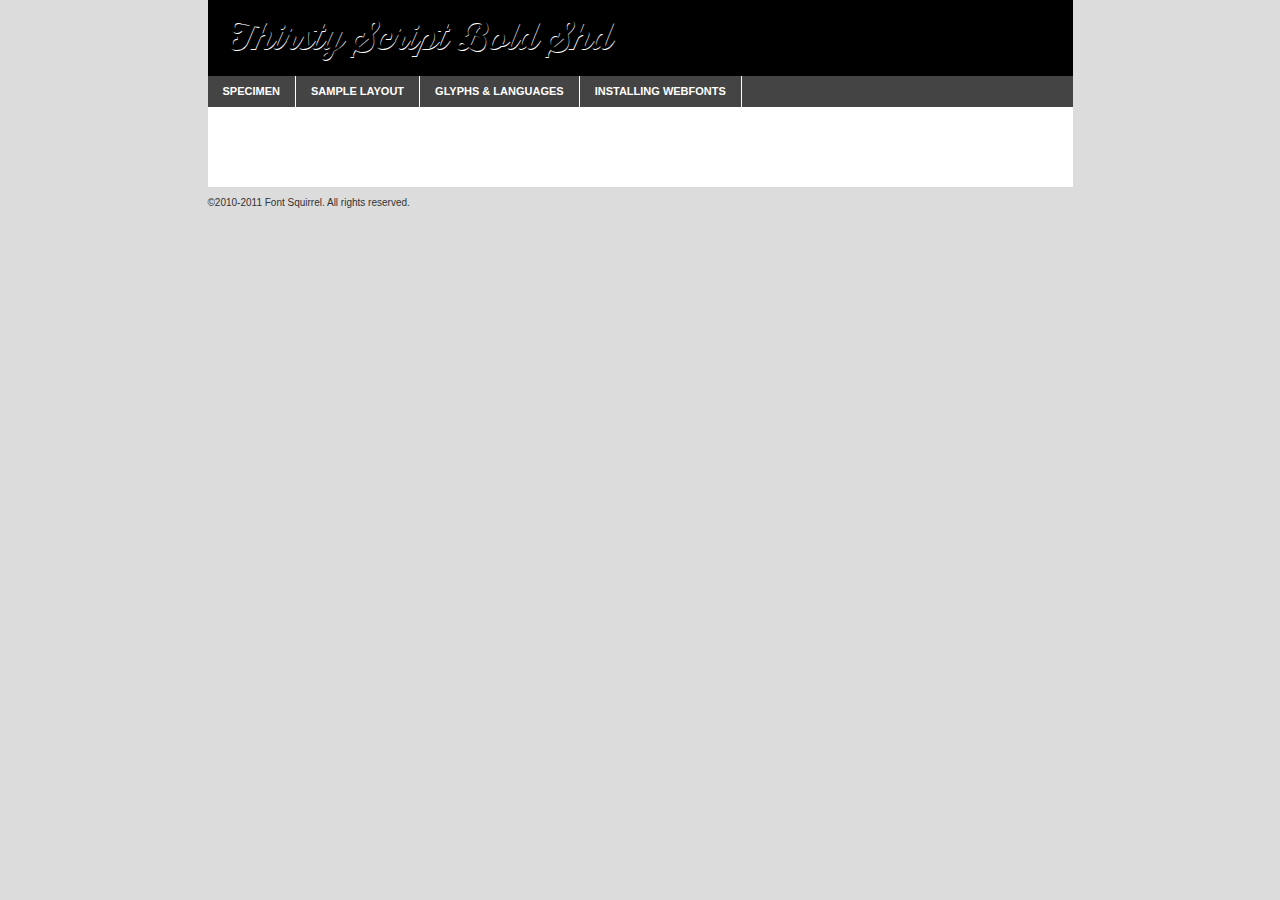
<file: stylesheets/fonts/thirstyscript/thirstyscriptboldshadow-demo.html>
<!DOCTYPE html PUBLIC "-//W3C//DTD XHTML 1.0 Transitional//EN"
	"http://www.w3.org/TR/xhtml1/DTD/xhtml1-transitional.dtd">

<html xmlns="http://www.w3.org/1999/xhtml" xml:lang="en" lang="en">
<head>
	<meta http-equiv="Content-Type" content="text/html; charset=utf-8" />
	<script src="http://ajax.googleapis.com/ajax/libs/jquery/1.7.2/jquery.min.js" type="text/javascript" charset="utf-8"></script>
	<script src="specimen_files/easytabs.js" type="text/javascript" charset="utf-8"></script>
	<link rel="stylesheet" href="specimen_files/specimen_stylesheet.css" type="text/css" charset="utf-8" />
	<link rel="stylesheet" href="stylesheet.css" type="text/css" charset="utf-8" />

	<style type="text/css">
					body{
				font-family: 'thirsty_scriptbold_shd';
							}
		</style>

	<title>Thirsty Script Bold Shd Specimen</title>
	
	
	<script type="text/javascript" charset="utf-8">
		$(document).ready(function() {
			$('#container').easyTabs({defaultContent:1});
		});
	</script>
</head>

<body>
<div id="container">
	<div id="header">
		Thirsty Script Bold Shd	</div>
	<ul class="tabs">
		<li><a href="#specimen">Specimen</a></li>
		<li><a href="#layout">Sample Layout</a></li>
				<li><a href="#glyphs">Glyphs &amp; Languages</a></li>
		<li><a href="#installing">Installing Webfonts</a></li>
		
	</ul>
	
	<div id="main_content">

		
			<div id="specimen">
		
				<div class="section">
					<div class="grid12 firstcol">
						<div class="huge">AaBb</div>
					</div>
				</div>
		
				<div class="section">
					<div class="glyph_range">A&#x200B;B&#x200b;C&#x200b;D&#x200b;E&#x200b;F&#x200b;G&#x200b;H&#x200b;I&#x200b;J&#x200b;K&#x200b;L&#x200b;M&#x200b;N&#x200b;O&#x200b;P&#x200b;Q&#x200b;R&#x200b;S&#x200b;T&#x200b;U&#x200b;V&#x200b;W&#x200b;X&#x200b;Y&#x200b;Z&#x200b;a&#x200b;b&#x200b;c&#x200b;d&#x200b;e&#x200b;f&#x200b;g&#x200b;h&#x200b;i&#x200b;j&#x200b;k&#x200b;l&#x200b;m&#x200b;n&#x200b;o&#x200b;p&#x200b;q&#x200b;r&#x200b;s&#x200b;t&#x200b;u&#x200b;v&#x200b;w&#x200b;x&#x200b;y&#x200b;z&#x200b;1&#x200b;2&#x200b;3&#x200b;4&#x200b;5&#x200b;6&#x200b;7&#x200b;8&#x200b;9&#x200b;0&#x200b;&amp;&#x200b;.&#x200b;,&#x200b;?&#x200b;!&#x200b;&#64;&#x200b;(&#x200b;)&#x200b;#&#x200b;$&#x200b;%&#x200b;*&#x200b;+&#x200b;-&#x200b;=&#x200b;:&#x200b;;</div>
				</div>
				<div class="section">
					<div class="grid12 firstcol">
						<table class="sample_table">
							<tr><td>10</td><td class="size10">abcdefghijklmnopqrstuvwxyzABCDEFGHIJKLMNOPQRSTUVWXYZ0123456789abcdefghijklmnopqrstuvwxyzABCDEFGHIJKLMNOPQRSTUVWXYZ0123456789abcdefghijklmnopqrstuvwxyzABCDEFGHIJKLMNOPQRSTUVWXYZ</td></tr>
							<tr><td>11</td><td class="size11">abcdefghijklmnopqrstuvwxyzABCDEFGHIJKLMNOPQRSTUVWXYZ0123456789abcdefghijklmnopqrstuvwxyzABCDEFGHIJKLMNOPQRSTUVWXYZ0123456789abcdefghijklmnopqrstuvwxyzABCDEFGHIJKLMNOPQRSTUVWXYZ</td></tr>
							<tr><td>12</td><td class="size12">abcdefghijklmnopqrstuvwxyzABCDEFGHIJKLMNOPQRSTUVWXYZ0123456789abcdefghijklmnopqrstuvwxyzABCDEFGHIJKLMNOPQRSTUVWXYZ0123456789abcdefghijklmnopqrstuvwxyzABCDEFGHIJKLMNOPQRSTUVWXYZ</td></tr>
							<tr><td>13</td><td class="size13">abcdefghijklmnopqrstuvwxyzABCDEFGHIJKLMNOPQRSTUVWXYZ0123456789abcdefghijklmnopqrstuvwxyzABCDEFGHIJKLMNOPQRSTUVWXYZ0123456789abcdefghijklmnopqrstuvwxyzABCDEFGHIJKLMNOPQRSTUVWXYZ</td></tr>
							<tr><td>14</td><td class="size14">abcdefghijklmnopqrstuvwxyzABCDEFGHIJKLMNOPQRSTUVWXYZ0123456789abcdefghijklmnopqrstuvwxyzABCDEFGHIJKLMNOPQRSTUVWXYZ0123456789abcdefghijklmnopqrstuvwxyzABCDEFGHIJKLMNOPQRSTUVWXYZ</td></tr>
							<tr><td>16</td><td class="size16">abcdefghijklmnopqrstuvwxyzABCDEFGHIJKLMNOPQRSTUVWXYZ0123456789abcdefghijklmnopqrstuvwxyzABCDEFGHIJKLMNOPQRSTUVWXYZ</td></tr>
							<tr><td>18</td><td class="size18">abcdefghijklmnopqrstuvwxyzABCDEFGHIJKLMNOPQRSTUVWXYZ0123456789abcdefghijklmnopqrstuvwxyzABCDEFGHIJKLMNOPQRSTUVWXYZ</td></tr>
							<tr><td>20</td><td class="size20">abcdefghijklmnopqrstuvwxyzABCDEFGHIJKLMNOPQRSTUVWXYZ0123456789abcdefghijklmnopqrstuvwxyzABCDEFGHIJKLMNOPQRSTUVWXYZ</td></tr>
							<tr><td>24</td><td class="size24">abcdefghijklmnopqrstuvwxyzABCDEFGHIJKLMNOPQRSTUVWXYZ0123456789abcdefghijklmnopqrstuvwxyzABCDEFGHIJKLMNOPQRSTUVWXYZ</td></tr>
							<tr><td>30</td><td class="size30">abcdefghijklmnopqrstuvwxyzABCDEFGHIJKLMNOPQRSTUVWXYZ0123456789abcdefghijklmnopqrstuvwxyzABCDEFGHIJKLMNOPQRSTUVWXYZ</td></tr>
							<tr><td>36</td><td class="size36">abcdefghijklmnopqrstuvwxyzABCDEFGHIJKLMNOPQRSTUVWXYZ0123456789abcdefghijklmnopqrstuvwxyzABCDEFGHIJKLMNOPQRSTUVWXYZ</td></tr>
							<tr><td>48</td><td class="size48">abcdefghijklmnopqrstuvwxyzABCDEFGHIJKLMNOPQRSTUVWXYZ0123456789abcdefghijklmnopqrstuvwxyzABCDEFGHIJKLMNOPQRSTUVWXYZ</td></tr>
							<tr><td>60</td><td class="size60">abcdefghijklmnopqrstuvwxyzABCDEFGHIJKLMNOPQRSTUVWXYZ0123456789abcdefghijklmnopqrstuvwxyzABCDEFGHIJKLMNOPQRSTUVWXYZ</td></tr>
							<tr><td>72</td><td class="size72">abcdefghijklmnopqrstuvwxyzABCDEFGHIJKLMNOPQRSTUVWXYZ0123456789abcdefghijklmnopqrstuvwxyzABCDEFGHIJKLMNOPQRSTUVWXYZ</td></tr>
							<tr><td>90</td><td class="size90">abcdefghijklmnopqrstuvwxyzABCDEFGHIJKLMNOPQRSTUVWXYZ0123456789abcdefghijklmnopqrstuvwxyzABCDEFGHIJKLMNOPQRSTUVWXYZ</td></tr>
						</table>
				
					</div>
			
				</div>
		
		
		
								<div class="section" id="bodycomparison">


										<div id="xheight">
				<div class="fontbody">&#xE000;&#xE000;&#xE000;&#xE000;&#xE000;&#xE000;&#xE000;&#xE000;&#xE000;&#xE000;&#xE000;&#xE000;&#xE000;&#xE000;&#xE000;&#xE000;&#xE000;&#xE000;&#xE000;&#xE000;&#xE000;&#xE000;&#xE000;&#xE000;&#xE000;&#xE000;&#xE000;&#xE000;&#xE000;&#xE000;&#xE000;&#xE000;&#xE000;&#xE000;&#xE000;&#xE000;&#xE000;&#xE000;&#xE000;&#xE000;&#xE000;&#xE000;&#xE000;&#xE000;&#xE000;&#xE000;&#xE000;&#xE000;&#xE000;&#xE000;&#xE000;&#xE000;&#xE000;&#xE000;&#xE000;&#xE000;&#xE000;&#xE000;&#xE000;&#xE000;&#xE000;&#xE000;&#xE000;&#xE000;&#xE000;&#xE000;&#xE000;&#xE000;&#xE000;&#xE000;&#xE000;&#xE000;&#xE000;&#xE000;&#xE000;&#xE000;&#xE000;&#xE000;&#xE000;&#xE000;&#xE000;&#xE000;&#xE000;&#xE000;&#xE000;&#xE000;&#xE000;&#xE000;&#xE000;&#xE000;&#xE000;&#xE000;&#xE000;&#xE000;&#xE000;&#xE000;&#xE000;&#xE000;&#xE000;body</div><div class="arialbody">body</div><div class="verdanabody">body</div><div class="georgiabody">body</div></div>
										<div class="fontbody" style="z-index:1">
											body<span>Thirsty Script Bold Shd</span>
										</div>
										<div class="arialbody" style="z-index:1">
											body<span>Arial</span>
										</div>
										<div class="verdanabody" style="z-index:1">
											body<span>Verdana</span>
										</div>
										<div class="georgiabody" style="z-index:1">
											body<span>Georgia</span>
										</div>



								</div>
		
		
				<div class="section psample psample_row1" id="">
					
					<div class="grid2 firstcol">
						<p class="size10"><span>10.</span>Aenean lacinia bibendum nulla sed consectetur. Fusce dapibus, tellus ac cursus commodo, tortor mauris condimentum nibh, ut fermentum massa justo sit amet risus. Nullam id dolor id nibh ultricies vehicula ut id elit. Cum sociis natoque penatibus et magnis dis parturient montes, nascetur ridiculus mus. Nulla vitae elit libero, a pharetra augue.</p>
			
					</div>
					<div class="grid3">
						<p class="size11"><span>11.</span>Aenean lacinia bibendum nulla sed consectetur. Fusce dapibus, tellus ac cursus commodo, tortor mauris condimentum nibh, ut fermentum massa justo sit amet risus. Nullam id dolor id nibh ultricies vehicula ut id elit. Cum sociis natoque penatibus et magnis dis parturient montes, nascetur ridiculus mus. Nulla vitae elit libero, a pharetra augue.</p>
			
					</div>
					<div class="grid3">
						<p class="size12"><span>12.</span>Aenean lacinia bibendum nulla sed consectetur. Fusce dapibus, tellus ac cursus commodo, tortor mauris condimentum nibh, ut fermentum massa justo sit amet risus. Nullam id dolor id nibh ultricies vehicula ut id elit. Cum sociis natoque penatibus et magnis dis parturient montes, nascetur ridiculus mus. Nulla vitae elit libero, a pharetra augue.</p>
			
					</div>
					<div class="grid4">
						<p class="size13"><span>13.</span>Aenean lacinia bibendum nulla sed consectetur. Fusce dapibus, tellus ac cursus commodo, tortor mauris condimentum nibh, ut fermentum massa justo sit amet risus. Nullam id dolor id nibh ultricies vehicula ut id elit. Cum sociis natoque penatibus et magnis dis parturient montes, nascetur ridiculus mus. Nulla vitae elit libero, a pharetra augue.</p>
			
					</div>
					<div class="white_blend"></div>
					
				</div>
				<div class="section psample psample_row2" id="">
					<div class="grid3 firstcol">
						<p class="size14"><span>14.</span>Aenean lacinia bibendum nulla sed consectetur. Fusce dapibus, tellus ac cursus commodo, tortor mauris condimentum nibh, ut fermentum massa justo sit amet risus. Nullam id dolor id nibh ultricies vehicula ut id elit. Cum sociis natoque penatibus et magnis dis parturient montes, nascetur ridiculus mus. Nulla vitae elit libero, a pharetra augue.</p>
			
					</div>
					<div class="grid4">
						<p class="size16"><span>16.</span>Aenean lacinia bibendum nulla sed consectetur. Fusce dapibus, tellus ac cursus commodo, tortor mauris condimentum nibh, ut fermentum massa justo sit amet risus. Nullam id dolor id nibh ultricies vehicula ut id elit. Cum sociis natoque penatibus et magnis dis parturient montes, nascetur ridiculus mus. Nulla vitae elit libero, a pharetra augue.</p>
			
					</div>
					<div class="grid5">
						<p class="size18"><span>18.</span>Aenean lacinia bibendum nulla sed consectetur. Fusce dapibus, tellus ac cursus commodo, tortor mauris condimentum nibh, ut fermentum massa justo sit amet risus. Nullam id dolor id nibh ultricies vehicula ut id elit. Cum sociis natoque penatibus et magnis dis parturient montes, nascetur ridiculus mus. Nulla vitae elit libero, a pharetra augue.</p>
			
					</div>

					<div class="white_blend"></div>

				</div>
				
				<div class="section psample psample_row3" id="">
					<div class="grid5 firstcol">
						<p class="size20"><span>20.</span>Aenean lacinia bibendum nulla sed consectetur. Fusce dapibus, tellus ac cursus commodo, tortor mauris condimentum nibh, ut fermentum massa justo sit amet risus. Nullam id dolor id nibh ultricies vehicula ut id elit. Cum sociis natoque penatibus et magnis dis parturient montes, nascetur ridiculus mus. Nulla vitae elit libero, a pharetra augue.</p>
					</div>
					<div class="grid7">
						<p class="size24"><span>24.</span>Aenean lacinia bibendum nulla sed consectetur. Fusce dapibus, tellus ac cursus commodo, tortor mauris condimentum nibh, ut fermentum massa justo sit amet risus. Nullam id dolor id nibh ultricies vehicula ut id elit. Cum sociis natoque penatibus et magnis dis parturient montes, nascetur ridiculus mus. Nulla vitae elit libero, a pharetra augue.</p>
					</div>
					
					<div class="white_blend"></div>
					
				</div>
				
				<div class="section psample psample_row4" id="">
					<div class="grid12 firstcol">
						<p class="size30"><span>30.</span>Aenean lacinia bibendum nulla sed consectetur. Fusce dapibus, tellus ac cursus commodo, tortor mauris condimentum nibh, ut fermentum massa justo sit amet risus. Nullam id dolor id nibh ultricies vehicula ut id elit. Cum sociis natoque penatibus et magnis dis parturient montes, nascetur ridiculus mus. Nulla vitae elit libero, a pharetra augue.</p>
					</div>
					<div class="white_blend"></div>
					
				</div>
				
				
				
				<div class="section psample psample_row1 fullreverse">
					<div class="grid2 firstcol">
						<p class="size10"><span>10.</span>Aenean lacinia bibendum nulla sed consectetur. Fusce dapibus, tellus ac cursus commodo, tortor mauris condimentum nibh, ut fermentum massa justo sit amet risus. Nullam id dolor id nibh ultricies vehicula ut id elit. Cum sociis natoque penatibus et magnis dis parturient montes, nascetur ridiculus mus. Nulla vitae elit libero, a pharetra augue.</p>
			
					</div>
					<div class="grid3">
						<p class="size11"><span>11.</span>Aenean lacinia bibendum nulla sed consectetur. Fusce dapibus, tellus ac cursus commodo, tortor mauris condimentum nibh, ut fermentum massa justo sit amet risus. Nullam id dolor id nibh ultricies vehicula ut id elit. Cum sociis natoque penatibus et magnis dis parturient montes, nascetur ridiculus mus. Nulla vitae elit libero, a pharetra augue.</p>
			
					</div>
					<div class="grid3">
						<p class="size12"><span>12.</span>Aenean lacinia bibendum nulla sed consectetur. Fusce dapibus, tellus ac cursus commodo, tortor mauris condimentum nibh, ut fermentum massa justo sit amet risus. Nullam id dolor id nibh ultricies vehicula ut id elit. Cum sociis natoque penatibus et magnis dis parturient montes, nascetur ridiculus mus. Nulla vitae elit libero, a pharetra augue.</p>
			
					</div>
					<div class="grid4">
						<p class="size13"><span>13.</span>Aenean lacinia bibendum nulla sed consectetur. Fusce dapibus, tellus ac cursus commodo, tortor mauris condimentum nibh, ut fermentum massa justo sit amet risus. Nullam id dolor id nibh ultricies vehicula ut id elit. Cum sociis natoque penatibus et magnis dis parturient montes, nascetur ridiculus mus. Nulla vitae elit libero, a pharetra augue.</p>
			
					</div>
					<div class="black_blend"></div>
					
				</div>
				
				<div class="section psample psample_row2 fullreverse">
					<div class="grid3 firstcol">
						<p class="size14"><span>14.</span>Aenean lacinia bibendum nulla sed consectetur. Fusce dapibus, tellus ac cursus commodo, tortor mauris condimentum nibh, ut fermentum massa justo sit amet risus. Nullam id dolor id nibh ultricies vehicula ut id elit. Cum sociis natoque penatibus et magnis dis parturient montes, nascetur ridiculus mus. Nulla vitae elit libero, a pharetra augue.</p>
			
					</div>
					<div class="grid4">
						<p class="size16"><span>16.</span>Aenean lacinia bibendum nulla sed consectetur. Fusce dapibus, tellus ac cursus commodo, tortor mauris condimentum nibh, ut fermentum massa justo sit amet risus. Nullam id dolor id nibh ultricies vehicula ut id elit. Cum sociis natoque penatibus et magnis dis parturient montes, nascetur ridiculus mus. Nulla vitae elit libero, a pharetra augue.</p>
			
					</div>
					<div class="grid5">
						<p class="size18"><span>18.</span>Aenean lacinia bibendum nulla sed consectetur. Fusce dapibus, tellus ac cursus commodo, tortor mauris condimentum nibh, ut fermentum massa justo sit amet risus. Nullam id dolor id nibh ultricies vehicula ut id elit. Cum sociis natoque penatibus et magnis dis parturient montes, nascetur ridiculus mus. Nulla vitae elit libero, a pharetra augue.</p>
			
					</div>
					<div class="black_blend"></div>

				</div>
				
				<div class="section psample fullreverse psample_row3" id="">
					<div class="grid5 firstcol">
						<p class="size20"><span>20.</span>Aenean lacinia bibendum nulla sed consectetur. Fusce dapibus, tellus ac cursus commodo, tortor mauris condimentum nibh, ut fermentum massa justo sit amet risus. Nullam id dolor id nibh ultricies vehicula ut id elit. Cum sociis natoque penatibus et magnis dis parturient montes, nascetur ridiculus mus. Nulla vitae elit libero, a pharetra augue.</p>
					</div>
					<div class="grid7">
						<p class="size24"><span>24.</span>Aenean lacinia bibendum nulla sed consectetur. Fusce dapibus, tellus ac cursus commodo, tortor mauris condimentum nibh, ut fermentum massa justo sit amet risus. Nullam id dolor id nibh ultricies vehicula ut id elit. Cum sociis natoque penatibus et magnis dis parturient montes, nascetur ridiculus mus. Nulla vitae elit libero, a pharetra augue.</p>
					</div>
					
					<div class="black_blend"></div>
					
				</div>
				
				<div class="section psample fullreverse psample_row4" id="" style="border-bottom: 20px #000 solid;">
					<div class="grid12 firstcol">
						<p class="size30"><span>30.</span>Aenean lacinia bibendum nulla sed consectetur. Fusce dapibus, tellus ac cursus commodo, tortor mauris condimentum nibh, ut fermentum massa justo sit amet risus. Nullam id dolor id nibh ultricies vehicula ut id elit. Cum sociis natoque penatibus et magnis dis parturient montes, nascetur ridiculus mus. Nulla vitae elit libero, a pharetra augue.</p>
					</div>
					<div class="black_blend"></div>
					
				</div>
				
				
				
				
			</div>
			
			<div id="layout">
				
				<div class="section">
					
					<div class="grid12 firstcol">
						<h1>Lorem Ipsum Dolor</h1>
						<h2>Etiam porta sem malesuada magna mollis euismod</h2>
						
						<p class="byline">By <a href="#link">Aenean Lacinia</a></p>
					</div>
				</div>
				<div class="section">
					<div class="grid8 firstcol">
						<p class="large">Donec sed odio dui. Morbi leo risus, porta ac consectetur ac, vestibulum at eros. Fusce dapibus, tellus ac cursus commodo, tortor mauris condimentum nibh, ut fermentum massa justo sit amet risus. </p>

						
						<h3>Pellentesque ornare sem</h3>

						<p>Maecenas sed diam eget risus varius blandit sit amet non magna. Maecenas faucibus mollis interdum. Donec ullamcorper nulla non metus auctor fringilla. Nullam id dolor id nibh ultricies vehicula ut id elit. Nullam id dolor id nibh ultricies vehicula ut id elit. </p>

						<p>Aenean eu leo quam. Pellentesque ornare sem lacinia quam venenatis vestibulum. Lorem ipsum dolor sit amet, consectetur adipiscing elit. Cum sociis natoque penatibus et magnis dis parturient montes, nascetur ridiculus mus. </p>

						<p>Nulla vitae elit libero, a pharetra augue. Praesent commodo cursus magna, vel scelerisque nisl consectetur et. Aenean lacinia bibendum nulla sed consectetur. </p>

						<p>Nullam quis risus eget urna mollis ornare vel eu leo. Nullam quis risus eget urna mollis ornare vel eu leo. Maecenas sed diam eget risus varius blandit sit amet non magna. Donec ullamcorper nulla non metus auctor fringilla. </p>

						<h3>Cras mattis consectetur</h3>

						<p>Aenean eu leo quam. Pellentesque ornare sem lacinia quam venenatis vestibulum. Aenean lacinia bibendum nulla sed consectetur. Integer posuere erat a ante venenatis dapibus posuere velit aliquet. Cras mattis consectetur purus sit amet fermentum. </p>

						<p>Nullam id dolor id nibh ultricies vehicula ut id elit. Nullam quis risus eget urna mollis ornare vel eu leo. Cras mattis consectetur purus sit amet fermentum.</p>
					</div>
					
					<div class="grid4 sidebar">
						
						<div class="box reverse">
							<p class="last">Nullam quis risus eget urna mollis ornare vel eu leo. Donec ullamcorper nulla non metus auctor fringilla. Cras mattis consectetur purus sit amet fermentum. Sed posuere consectetur est at lobortis. Lorem ipsum dolor sit amet, consectetur adipiscing elit. </p>
						</div>
						
						<p class="caption">Maecenas sed diam eget risus varius.</p>

						<p>Vestibulum id ligula porta felis euismod semper. Integer posuere erat a ante venenatis dapibus posuere velit aliquet. Vestibulum id ligula porta felis euismod semper. Sed posuere consectetur est at lobortis. Maecenas sed diam eget risus varius blandit sit amet non magna. Fusce dapibus, tellus ac cursus commodo, tortor mauris condimentum nibh, ut fermentum massa justo sit amet risus. </p>

					

						<p>Duis mollis, est non commodo luctus, nisi erat porttitor ligula, eget lacinia odio sem nec elit. Aenean lacinia bibendum nulla sed consectetur. Vivamus sagittis lacus vel augue laoreet rutrum faucibus dolor auctor. Aenean lacinia bibendum nulla sed consectetur. Nullam quis risus eget urna mollis ornare vel eu leo. </p>

						<p>Praesent commodo cursus magna, vel scelerisque nisl consectetur et. Donec ullamcorper nulla non metus auctor fringilla. Maecenas faucibus mollis interdum. Fusce dapibus, tellus ac cursus commodo, tortor mauris condimentum nibh, ut fermentum massa justo sit amet risus. </p>

					</div>
				</div>
				
			</div>


			



		<div id="glyphs">
			<div class="section">
				<div class="grid12 firstcol">
			
				<h1>Language Support</h1>
				<p>The subset of Thirsty Script Bold Shd in this kit supports the following languages:<br />
			
					Albanian, Bosnian, Croatian, Czech, Danish, Dutch, English, Estonian, Faroese, French, German, Hungarian, Icelandic, Italian, Malagasy, Norwegian, Polish, Portuguese, Serbian, Slovak, Slovenian, Spanish, Swedish				</p>
				<h1>Glyph Chart</h1>
				<p>The subset of Thirsty Script Bold Shd in this kit includes all the glyphs listed below. Unicode entities are included above each glyph to help you insert individual characters into your layout.</p>
				<div id="glyph_chart">
			
																														 <div><p>&amp;#13;</p>&#13;</div>
																				 <div><p>&amp;#32;</p>&#32;</div>
																				 <div><p>&amp;#33;</p>&#33;</div>
																				 <div><p>&amp;#34;</p>&#34;</div>
																				 <div><p>&amp;#35;</p>&#35;</div>
																				 <div><p>&amp;#36;</p>&#36;</div>
																				 <div><p>&amp;#37;</p>&#37;</div>
																				 <div><p>&amp;#38;</p>&#38;</div>
																				 <div><p>&amp;#39;</p>&#39;</div>
																				 <div><p>&amp;#40;</p>&#40;</div>
																				 <div><p>&amp;#41;</p>&#41;</div>
																				 <div><p>&amp;#42;</p>&#42;</div>
																				 <div><p>&amp;#43;</p>&#43;</div>
																				 <div><p>&amp;#44;</p>&#44;</div>
																				 <div><p>&amp;#45;</p>&#45;</div>
																				 <div><p>&amp;#46;</p>&#46;</div>
																				 <div><p>&amp;#47;</p>&#47;</div>
																				 <div><p>&amp;#48;</p>&#48;</div>
																				 <div><p>&amp;#49;</p>&#49;</div>
																				 <div><p>&amp;#50;</p>&#50;</div>
																				 <div><p>&amp;#51;</p>&#51;</div>
																				 <div><p>&amp;#52;</p>&#52;</div>
																				 <div><p>&amp;#53;</p>&#53;</div>
																				 <div><p>&amp;#54;</p>&#54;</div>
																				 <div><p>&amp;#55;</p>&#55;</div>
																				 <div><p>&amp;#56;</p>&#56;</div>
																				 <div><p>&amp;#57;</p>&#57;</div>
																				 <div><p>&amp;#58;</p>&#58;</div>
																				 <div><p>&amp;#59;</p>&#59;</div>
																				 <div><p>&amp;#60;</p>&#60;</div>
																				 <div><p>&amp;#61;</p>&#61;</div>
																				 <div><p>&amp;#62;</p>&#62;</div>
																				 <div><p>&amp;#63;</p>&#63;</div>
																				 <div><p>&amp;#64;</p>&#64;</div>
																				 <div><p>&amp;#65;</p>&#65;</div>
																				 <div><p>&amp;#66;</p>&#66;</div>
																				 <div><p>&amp;#67;</p>&#67;</div>
																				 <div><p>&amp;#68;</p>&#68;</div>
																				 <div><p>&amp;#69;</p>&#69;</div>
																				 <div><p>&amp;#70;</p>&#70;</div>
																				 <div><p>&amp;#71;</p>&#71;</div>
																				 <div><p>&amp;#72;</p>&#72;</div>
																				 <div><p>&amp;#73;</p>&#73;</div>
																				 <div><p>&amp;#74;</p>&#74;</div>
																				 <div><p>&amp;#75;</p>&#75;</div>
																				 <div><p>&amp;#76;</p>&#76;</div>
																				 <div><p>&amp;#77;</p>&#77;</div>
																				 <div><p>&amp;#78;</p>&#78;</div>
																				 <div><p>&amp;#79;</p>&#79;</div>
																				 <div><p>&amp;#80;</p>&#80;</div>
																				 <div><p>&amp;#81;</p>&#81;</div>
																				 <div><p>&amp;#82;</p>&#82;</div>
																				 <div><p>&amp;#83;</p>&#83;</div>
																				 <div><p>&amp;#84;</p>&#84;</div>
																				 <div><p>&amp;#85;</p>&#85;</div>
																				 <div><p>&amp;#86;</p>&#86;</div>
																				 <div><p>&amp;#87;</p>&#87;</div>
																				 <div><p>&amp;#88;</p>&#88;</div>
																				 <div><p>&amp;#89;</p>&#89;</div>
																				 <div><p>&amp;#90;</p>&#90;</div>
																				 <div><p>&amp;#91;</p>&#91;</div>
																				 <div><p>&amp;#92;</p>&#92;</div>
																				 <div><p>&amp;#93;</p>&#93;</div>
																				 <div><p>&amp;#94;</p>&#94;</div>
																				 <div><p>&amp;#95;</p>&#95;</div>
																				 <div><p>&amp;#96;</p>&#96;</div>
																				 <div><p>&amp;#97;</p>&#97;</div>
																				 <div><p>&amp;#98;</p>&#98;</div>
																				 <div><p>&amp;#99;</p>&#99;</div>
																				 <div><p>&amp;#100;</p>&#100;</div>
																				 <div><p>&amp;#101;</p>&#101;</div>
																				 <div><p>&amp;#102;</p>&#102;</div>
																				 <div><p>&amp;#103;</p>&#103;</div>
																				 <div><p>&amp;#104;</p>&#104;</div>
																				 <div><p>&amp;#105;</p>&#105;</div>
																				 <div><p>&amp;#106;</p>&#106;</div>
																				 <div><p>&amp;#107;</p>&#107;</div>
																				 <div><p>&amp;#108;</p>&#108;</div>
																				 <div><p>&amp;#109;</p>&#109;</div>
																				 <div><p>&amp;#110;</p>&#110;</div>
																				 <div><p>&amp;#111;</p>&#111;</div>
																				 <div><p>&amp;#112;</p>&#112;</div>
																				 <div><p>&amp;#113;</p>&#113;</div>
																				 <div><p>&amp;#114;</p>&#114;</div>
																				 <div><p>&amp;#115;</p>&#115;</div>
																				 <div><p>&amp;#116;</p>&#116;</div>
																				 <div><p>&amp;#117;</p>&#117;</div>
																				 <div><p>&amp;#118;</p>&#118;</div>
																				 <div><p>&amp;#119;</p>&#119;</div>
																				 <div><p>&amp;#120;</p>&#120;</div>
																				 <div><p>&amp;#121;</p>&#121;</div>
																				 <div><p>&amp;#122;</p>&#122;</div>
																				 <div><p>&amp;#123;</p>&#123;</div>
																				 <div><p>&amp;#124;</p>&#124;</div>
																				 <div><p>&amp;#125;</p>&#125;</div>
																				 <div><p>&amp;#126;</p>&#126;</div>
																				 <div><p>&amp;#160;</p>&#160;</div>
																				 <div><p>&amp;#161;</p>&#161;</div>
																				 <div><p>&amp;#162;</p>&#162;</div>
																				 <div><p>&amp;#163;</p>&#163;</div>
																				 <div><p>&amp;#164;</p>&#164;</div>
																				 <div><p>&amp;#165;</p>&#165;</div>
																				 <div><p>&amp;#166;</p>&#166;</div>
																				 <div><p>&amp;#167;</p>&#167;</div>
																				 <div><p>&amp;#168;</p>&#168;</div>
																				 <div><p>&amp;#169;</p>&#169;</div>
																				 <div><p>&amp;#170;</p>&#170;</div>
																				 <div><p>&amp;#171;</p>&#171;</div>
																				 <div><p>&amp;#172;</p>&#172;</div>
																				 <div><p>&amp;#173;</p>&#173;</div>
																				 <div><p>&amp;#174;</p>&#174;</div>
																				 <div><p>&amp;#175;</p>&#175;</div>
																				 <div><p>&amp;#176;</p>&#176;</div>
																				 <div><p>&amp;#177;</p>&#177;</div>
																				 <div><p>&amp;#178;</p>&#178;</div>
																				 <div><p>&amp;#179;</p>&#179;</div>
																				 <div><p>&amp;#180;</p>&#180;</div>
																				 <div><p>&amp;#181;</p>&#181;</div>
																				 <div><p>&amp;#182;</p>&#182;</div>
																				 <div><p>&amp;#183;</p>&#183;</div>
																				 <div><p>&amp;#184;</p>&#184;</div>
																				 <div><p>&amp;#185;</p>&#185;</div>
																				 <div><p>&amp;#186;</p>&#186;</div>
																				 <div><p>&amp;#187;</p>&#187;</div>
																				 <div><p>&amp;#188;</p>&#188;</div>
																				 <div><p>&amp;#189;</p>&#189;</div>
																				 <div><p>&amp;#190;</p>&#190;</div>
																				 <div><p>&amp;#191;</p>&#191;</div>
																				 <div><p>&amp;#192;</p>&#192;</div>
																				 <div><p>&amp;#193;</p>&#193;</div>
																				 <div><p>&amp;#194;</p>&#194;</div>
																				 <div><p>&amp;#195;</p>&#195;</div>
																				 <div><p>&amp;#196;</p>&#196;</div>
																				 <div><p>&amp;#197;</p>&#197;</div>
																				 <div><p>&amp;#198;</p>&#198;</div>
																				 <div><p>&amp;#199;</p>&#199;</div>
																				 <div><p>&amp;#200;</p>&#200;</div>
																				 <div><p>&amp;#201;</p>&#201;</div>
																				 <div><p>&amp;#202;</p>&#202;</div>
																				 <div><p>&amp;#203;</p>&#203;</div>
																				 <div><p>&amp;#204;</p>&#204;</div>
																				 <div><p>&amp;#205;</p>&#205;</div>
																				 <div><p>&amp;#206;</p>&#206;</div>
																				 <div><p>&amp;#207;</p>&#207;</div>
																				 <div><p>&amp;#208;</p>&#208;</div>
																				 <div><p>&amp;#209;</p>&#209;</div>
																				 <div><p>&amp;#210;</p>&#210;</div>
																				 <div><p>&amp;#211;</p>&#211;</div>
																				 <div><p>&amp;#212;</p>&#212;</div>
																				 <div><p>&amp;#213;</p>&#213;</div>
																				 <div><p>&amp;#214;</p>&#214;</div>
																				 <div><p>&amp;#215;</p>&#215;</div>
																				 <div><p>&amp;#216;</p>&#216;</div>
																				 <div><p>&amp;#217;</p>&#217;</div>
																				 <div><p>&amp;#218;</p>&#218;</div>
																				 <div><p>&amp;#219;</p>&#219;</div>
																				 <div><p>&amp;#220;</p>&#220;</div>
																				 <div><p>&amp;#221;</p>&#221;</div>
																				 <div><p>&amp;#222;</p>&#222;</div>
																				 <div><p>&amp;#223;</p>&#223;</div>
																				 <div><p>&amp;#224;</p>&#224;</div>
																				 <div><p>&amp;#225;</p>&#225;</div>
																				 <div><p>&amp;#226;</p>&#226;</div>
																				 <div><p>&amp;#227;</p>&#227;</div>
																				 <div><p>&amp;#228;</p>&#228;</div>
																				 <div><p>&amp;#229;</p>&#229;</div>
																				 <div><p>&amp;#230;</p>&#230;</div>
																				 <div><p>&amp;#231;</p>&#231;</div>
																				 <div><p>&amp;#232;</p>&#232;</div>
																				 <div><p>&amp;#233;</p>&#233;</div>
																				 <div><p>&amp;#234;</p>&#234;</div>
																				 <div><p>&amp;#235;</p>&#235;</div>
																				 <div><p>&amp;#236;</p>&#236;</div>
																				 <div><p>&amp;#237;</p>&#237;</div>
																				 <div><p>&amp;#238;</p>&#238;</div>
																				 <div><p>&amp;#239;</p>&#239;</div>
																				 <div><p>&amp;#240;</p>&#240;</div>
																				 <div><p>&amp;#241;</p>&#241;</div>
																				 <div><p>&amp;#242;</p>&#242;</div>
																				 <div><p>&amp;#243;</p>&#243;</div>
																				 <div><p>&amp;#244;</p>&#244;</div>
																				 <div><p>&amp;#245;</p>&#245;</div>
																				 <div><p>&amp;#246;</p>&#246;</div>
																				 <div><p>&amp;#247;</p>&#247;</div>
																				 <div><p>&amp;#248;</p>&#248;</div>
																				 <div><p>&amp;#249;</p>&#249;</div>
																				 <div><p>&amp;#250;</p>&#250;</div>
																				 <div><p>&amp;#251;</p>&#251;</div>
																				 <div><p>&amp;#252;</p>&#252;</div>
																				 <div><p>&amp;#253;</p>&#253;</div>
																				 <div><p>&amp;#254;</p>&#254;</div>
																				 <div><p>&amp;#255;</p>&#255;</div>
																				 <div><p>&amp;#258;</p>&#258;</div>
																				 <div><p>&amp;#259;</p>&#259;</div>
																				 <div><p>&amp;#260;</p>&#260;</div>
																				 <div><p>&amp;#261;</p>&#261;</div>
																				 <div><p>&amp;#262;</p>&#262;</div>
																				 <div><p>&amp;#263;</p>&#263;</div>
																				 <div><p>&amp;#268;</p>&#268;</div>
																				 <div><p>&amp;#269;</p>&#269;</div>
																				 <div><p>&amp;#270;</p>&#270;</div>
																				 <div><p>&amp;#271;</p>&#271;</div>
																				 <div><p>&amp;#272;</p>&#272;</div>
																				 <div><p>&amp;#273;</p>&#273;</div>
																				 <div><p>&amp;#280;</p>&#280;</div>
																				 <div><p>&amp;#281;</p>&#281;</div>
																				 <div><p>&amp;#282;</p>&#282;</div>
																				 <div><p>&amp;#283;</p>&#283;</div>
																				 <div><p>&amp;#305;</p>&#305;</div>
																				 <div><p>&amp;#313;</p>&#313;</div>
																				 <div><p>&amp;#314;</p>&#314;</div>
																				 <div><p>&amp;#317;</p>&#317;</div>
																				 <div><p>&amp;#318;</p>&#318;</div>
																				 <div><p>&amp;#321;</p>&#321;</div>
																				 <div><p>&amp;#322;</p>&#322;</div>
																				 <div><p>&amp;#323;</p>&#323;</div>
																				 <div><p>&amp;#324;</p>&#324;</div>
																				 <div><p>&amp;#327;</p>&#327;</div>
																				 <div><p>&amp;#328;</p>&#328;</div>
																				 <div><p>&amp;#336;</p>&#336;</div>
																				 <div><p>&amp;#337;</p>&#337;</div>
																				 <div><p>&amp;#338;</p>&#338;</div>
																				 <div><p>&amp;#339;</p>&#339;</div>
																				 <div><p>&amp;#340;</p>&#340;</div>
																				 <div><p>&amp;#341;</p>&#341;</div>
																				 <div><p>&amp;#344;</p>&#344;</div>
																				 <div><p>&amp;#345;</p>&#345;</div>
																				 <div><p>&amp;#346;</p>&#346;</div>
																				 <div><p>&amp;#347;</p>&#347;</div>
																				 <div><p>&amp;#350;</p>&#350;</div>
																				 <div><p>&amp;#351;</p>&#351;</div>
																				 <div><p>&amp;#352;</p>&#352;</div>
																				 <div><p>&amp;#353;</p>&#353;</div>
																				 <div><p>&amp;#354;</p>&#354;</div>
																				 <div><p>&amp;#355;</p>&#355;</div>
																				 <div><p>&amp;#356;</p>&#356;</div>
																				 <div><p>&amp;#357;</p>&#357;</div>
																				 <div><p>&amp;#366;</p>&#366;</div>
																				 <div><p>&amp;#367;</p>&#367;</div>
																				 <div><p>&amp;#368;</p>&#368;</div>
																				 <div><p>&amp;#369;</p>&#369;</div>
																				 <div><p>&amp;#376;</p>&#376;</div>
																				 <div><p>&amp;#377;</p>&#377;</div>
																				 <div><p>&amp;#378;</p>&#378;</div>
																				 <div><p>&amp;#379;</p>&#379;</div>
																				 <div><p>&amp;#380;</p>&#380;</div>
																				 <div><p>&amp;#381;</p>&#381;</div>
																				 <div><p>&amp;#382;</p>&#382;</div>
																				 <div><p>&amp;#402;</p>&#402;</div>
																				 <div><p>&amp;#710;</p>&#710;</div>
																				 <div><p>&amp;#711;</p>&#711;</div>
																				 <div><p>&amp;#728;</p>&#728;</div>
																				 <div><p>&amp;#729;</p>&#729;</div>
																				 <div><p>&amp;#730;</p>&#730;</div>
																				 <div><p>&amp;#731;</p>&#731;</div>
																				 <div><p>&amp;#732;</p>&#732;</div>
																				 <div><p>&amp;#733;</p>&#733;</div>
																				 <div><p>&amp;#8192;</p>&#8192;</div>
																				 <div><p>&amp;#8193;</p>&#8193;</div>
																				 <div><p>&amp;#8194;</p>&#8194;</div>
																				 <div><p>&amp;#8195;</p>&#8195;</div>
																				 <div><p>&amp;#8196;</p>&#8196;</div>
																				 <div><p>&amp;#8197;</p>&#8197;</div>
																				 <div><p>&amp;#8198;</p>&#8198;</div>
																				 <div><p>&amp;#8199;</p>&#8199;</div>
																				 <div><p>&amp;#8200;</p>&#8200;</div>
																				 <div><p>&amp;#8201;</p>&#8201;</div>
																				 <div><p>&amp;#8202;</p>&#8202;</div>
																				 <div><p>&amp;#8208;</p>&#8208;</div>
																				 <div><p>&amp;#8209;</p>&#8209;</div>
																				 <div><p>&amp;#8210;</p>&#8210;</div>
																				 <div><p>&amp;#8211;</p>&#8211;</div>
																				 <div><p>&amp;#8212;</p>&#8212;</div>
																				 <div><p>&amp;#8216;</p>&#8216;</div>
																				 <div><p>&amp;#8217;</p>&#8217;</div>
																				 <div><p>&amp;#8218;</p>&#8218;</div>
																				 <div><p>&amp;#8220;</p>&#8220;</div>
																				 <div><p>&amp;#8221;</p>&#8221;</div>
																				 <div><p>&amp;#8222;</p>&#8222;</div>
																				 <div><p>&amp;#8224;</p>&#8224;</div>
																				 <div><p>&amp;#8225;</p>&#8225;</div>
																				 <div><p>&amp;#8226;</p>&#8226;</div>
																				 <div><p>&amp;#8230;</p>&#8230;</div>
																				 <div><p>&amp;#8239;</p>&#8239;</div>
																				 <div><p>&amp;#8240;</p>&#8240;</div>
																				 <div><p>&amp;#8249;</p>&#8249;</div>
																				 <div><p>&amp;#8250;</p>&#8250;</div>
																				 <div><p>&amp;#8260;</p>&#8260;</div>
																				 <div><p>&amp;#8287;</p>&#8287;</div>
																				 <div><p>&amp;#8304;</p>&#8304;</div>
																				 <div><p>&amp;#8308;</p>&#8308;</div>
																				 <div><p>&amp;#8309;</p>&#8309;</div>
																				 <div><p>&amp;#8310;</p>&#8310;</div>
																				 <div><p>&amp;#8311;</p>&#8311;</div>
																				 <div><p>&amp;#8312;</p>&#8312;</div>
																				 <div><p>&amp;#8313;</p>&#8313;</div>
																				 <div><p>&amp;#8364;</p>&#8364;</div>
																				 <div><p>&amp;#8482;</p>&#8482;</div>
																				 <div><p>&amp;#8722;</p>&#8722;</div>
																				 <div><p>&amp;#8804;</p>&#8804;</div>
																				 <div><p>&amp;#8805;</p>&#8805;</div>
																				 <div><p>&amp;#57344;</p>&#57344;</div>
																				 <div><p>&amp;#64257;</p>&#64257;</div>
																				 <div><p>&amp;#64258;</p>&#64258;</div>
																																																																																																																																																																																																																																																																																																																																																																																																																																																																																																																																																																																																																																																																																																																																																																																																																																																																																																																																																																																																																																																																																																																																																																																																																																																																																																																																																																																																																																																																																																																																																																																																																																																																																																																																																																																																																																																																																																																																																																																																																																																																																																																																																																																																																																				</div>	
				</div>
		
		
			</div>
		</div>
		
		
		<div id="specs">
			
		</div>
	
		<div id="installing">
			<div class="section">
				<div class="grid7 firstcol">
					<h1>Installing Webfonts</h1>
					
					<p>Webfonts are supported by all major browser platforms but not all in the same way. There are currently four different font formats that must be included in order to target all browsers. This includes TTF, WOFF, EOT and SVG.</p>
					
					<h2>1. Upload your webfonts</h2>
					<p>You must upload your webfont kit to your website. They should be in or near the same directory as your CSS files.</p>
					
					<h2>2. Include the webfont stylesheet</h2>
					<p>A special CSS @font-face declaration helps the various browsers select the appropriate font it needs without causing you a bunch of headaches. Learn more about this syntax by reading the <a href="http://www.fontspring.com/blog/further-hardening-of-the-bulletproof-syntax">Fontspring blog post</a> about it. The code for it is as follows:</p>


<code>
@font-face{ 
	font-family: 'MyWebFont';
	src: url('WebFont.eot');
	src: url('WebFont.eot?#iefix') format('embedded-opentype'),
	     url('WebFont.woff') format('woff'),
	     url('WebFont.ttf') format('truetype'),
	     url('WebFont.svg#webfont') format('svg');
}
</code>

	<p>We've already gone ahead and generated the code for you. All you have to do is link to the stylesheet in your HTML, like this:</p>
	<code>&lt;link rel=&quot;stylesheet&quot; href=&quot;stylesheet.css&quot; type=&quot;text/css&quot; charset=&quot;utf-8&quot; /&gt;</code>

					<h2>3. Modify your own stylesheet</h2>
					<p>To take advantage of your new fonts, you must tell your stylesheet to use them. Look at the original @font-face declaration above and find the property called "font-family." The name linked there will be what you use to reference the font. Prepend that webfont name to the font stack in the "font-family" property, inside the selector you want to change. For example:</p>
<code>p { font-family: 'WebFont', Arial, sans-serif; }</code>

<h2>4. Test</h2>
<p>Getting webfonts to work cross-browser <em>can</em> be tricky. Use the information in the sidebar to help you if you find that fonts aren't loading in a particular browser.</p>
				</div>
				
				<div class="grid5 sidebar">
					<div class="box">
						<h2>Troubleshooting<br />Font-Face Problems</h2>
						<p>Having trouble getting your webfonts to load in your new website? Here are some tips to sort out what might be the problem.</p>

						<h3>Fonts not showing in any browser</h3>

						<p>This sounds like you need to work on the plumbing. You either did not upload the fonts to the correct directory, or you did not link the fonts properly in the CSS. If you've confirmed that all this is correct and you still have a problem, take a look at your .htaccess file and see if requests are getting intercepted.</p>

						<h3>Fonts not loading in iPhone or iPad</h3>

						<p>The most common problem here is that you are serving the fonts from an IIS server. IIS refuses to serve files that have unknown MIME types. If that is the case, you must set the MIME type for SVG to "image/svg+xml" in the server settings. Follow these instructions from Microsoft if you need help.</p>

						<h3>Fonts not loading in Firefox</h3>

						<p>The primary reason for this failure? You are still using a version Firefox older than 3.5. So upgrade already! If that isn't it, then you are very likely serving fonts from a different domain. Firefox requires that all font assets be served from the same domain. Lastly it is possible that you need to add WOFF to your list of MIME types (if you are serving via IIS.)</p>

						<h3>Fonts not loading in IE</h3>

						<p>Are you looking at Internet Explorer on an actual Windows machine or are you cheating by using a service like Adobe BrowserLab? Many of these screenshot services do not render @font-face for IE. Best to test it on a real machine.</p>

						<h3>Fonts not loading in IE9</h3>

						<p>IE9, like Firefox, requires that fonts be served from the same domain as the website. Make sure that is the case.</p>
					</div>
				</div>
			</div>
			
		</div>
	
	</div>
	<div id="footer">
		<p>&copy;2010-2011 Font Squirrel. All rights reserved.</p>
	</div>
</div>
</body>
</html>
</file>
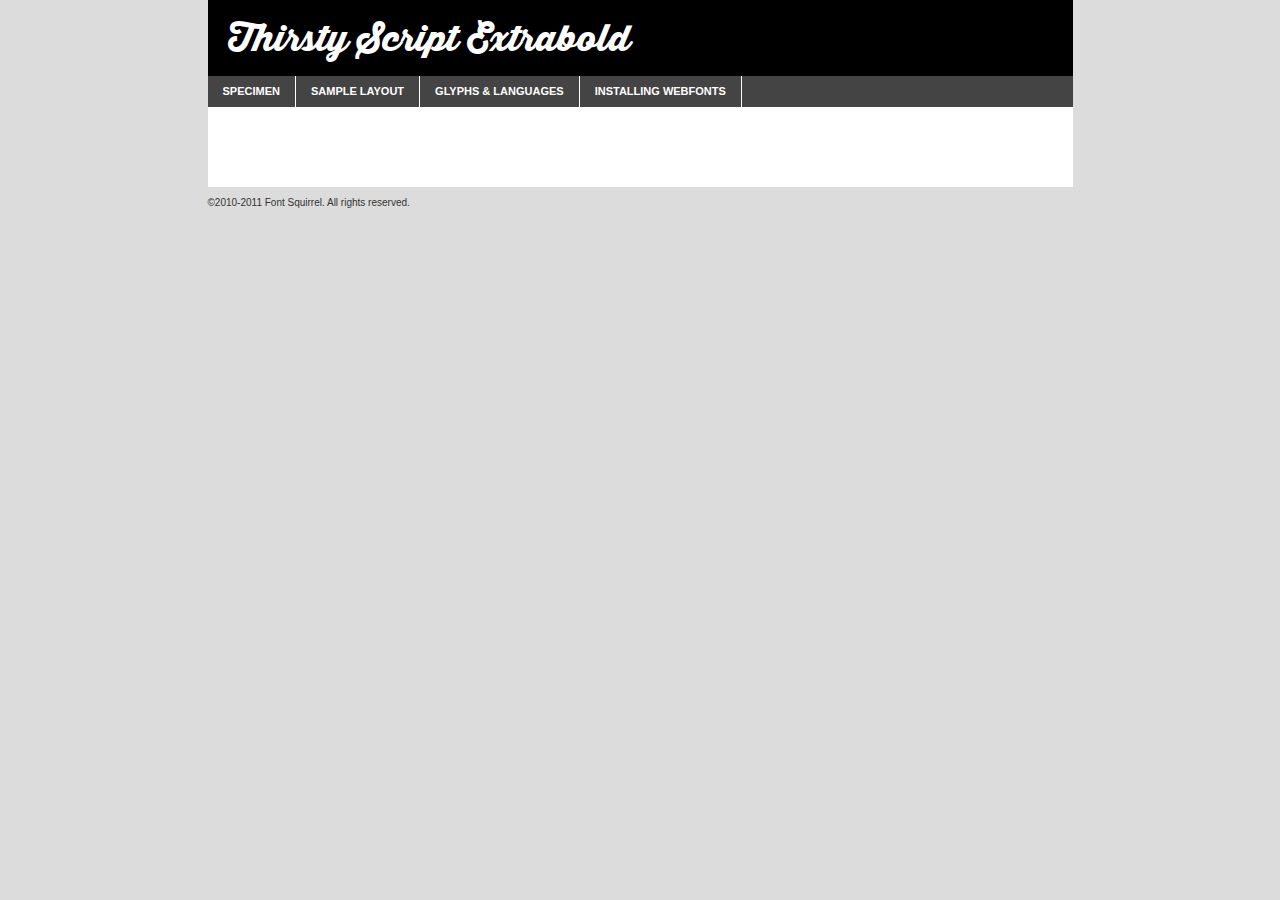
<file: stylesheets/fonts/thirstyscript/thirstyscriptextrabold-demo.html>
<!DOCTYPE html PUBLIC "-//W3C//DTD XHTML 1.0 Transitional//EN"
	"http://www.w3.org/TR/xhtml1/DTD/xhtml1-transitional.dtd">

<html xmlns="http://www.w3.org/1999/xhtml" xml:lang="en" lang="en">
<head>
	<meta http-equiv="Content-Type" content="text/html; charset=utf-8" />
	<script src="http://ajax.googleapis.com/ajax/libs/jquery/1.7.2/jquery.min.js" type="text/javascript" charset="utf-8"></script>
	<script src="specimen_files/easytabs.js" type="text/javascript" charset="utf-8"></script>
	<link rel="stylesheet" href="specimen_files/specimen_stylesheet.css" type="text/css" charset="utf-8" />
	<link rel="stylesheet" href="stylesheet.css" type="text/css" charset="utf-8" />

	<style type="text/css">
					body{
				font-family: 'thirsty_scriptextrabold';
							}
		</style>

	<title>Thirsty Script Extrabold Specimen</title>
	
	
	<script type="text/javascript" charset="utf-8">
		$(document).ready(function() {
			$('#container').easyTabs({defaultContent:1});
		});
	</script>
</head>

<body>
<div id="container">
	<div id="header">
		Thirsty Script Extrabold	</div>
	<ul class="tabs">
		<li><a href="#specimen">Specimen</a></li>
		<li><a href="#layout">Sample Layout</a></li>
				<li><a href="#glyphs">Glyphs &amp; Languages</a></li>
		<li><a href="#installing">Installing Webfonts</a></li>
		
	</ul>
	
	<div id="main_content">

		
			<div id="specimen">
		
				<div class="section">
					<div class="grid12 firstcol">
						<div class="huge">AaBb</div>
					</div>
				</div>
		
				<div class="section">
					<div class="glyph_range">A&#x200B;B&#x200b;C&#x200b;D&#x200b;E&#x200b;F&#x200b;G&#x200b;H&#x200b;I&#x200b;J&#x200b;K&#x200b;L&#x200b;M&#x200b;N&#x200b;O&#x200b;P&#x200b;Q&#x200b;R&#x200b;S&#x200b;T&#x200b;U&#x200b;V&#x200b;W&#x200b;X&#x200b;Y&#x200b;Z&#x200b;a&#x200b;b&#x200b;c&#x200b;d&#x200b;e&#x200b;f&#x200b;g&#x200b;h&#x200b;i&#x200b;j&#x200b;k&#x200b;l&#x200b;m&#x200b;n&#x200b;o&#x200b;p&#x200b;q&#x200b;r&#x200b;s&#x200b;t&#x200b;u&#x200b;v&#x200b;w&#x200b;x&#x200b;y&#x200b;z&#x200b;1&#x200b;2&#x200b;3&#x200b;4&#x200b;5&#x200b;6&#x200b;7&#x200b;8&#x200b;9&#x200b;0&#x200b;&amp;&#x200b;.&#x200b;,&#x200b;?&#x200b;!&#x200b;&#64;&#x200b;(&#x200b;)&#x200b;#&#x200b;$&#x200b;%&#x200b;*&#x200b;+&#x200b;-&#x200b;=&#x200b;:&#x200b;;</div>
				</div>
				<div class="section">
					<div class="grid12 firstcol">
						<table class="sample_table">
							<tr><td>10</td><td class="size10">abcdefghijklmnopqrstuvwxyzABCDEFGHIJKLMNOPQRSTUVWXYZ0123456789abcdefghijklmnopqrstuvwxyzABCDEFGHIJKLMNOPQRSTUVWXYZ0123456789abcdefghijklmnopqrstuvwxyzABCDEFGHIJKLMNOPQRSTUVWXYZ</td></tr>
							<tr><td>11</td><td class="size11">abcdefghijklmnopqrstuvwxyzABCDEFGHIJKLMNOPQRSTUVWXYZ0123456789abcdefghijklmnopqrstuvwxyzABCDEFGHIJKLMNOPQRSTUVWXYZ0123456789abcdefghijklmnopqrstuvwxyzABCDEFGHIJKLMNOPQRSTUVWXYZ</td></tr>
							<tr><td>12</td><td class="size12">abcdefghijklmnopqrstuvwxyzABCDEFGHIJKLMNOPQRSTUVWXYZ0123456789abcdefghijklmnopqrstuvwxyzABCDEFGHIJKLMNOPQRSTUVWXYZ0123456789abcdefghijklmnopqrstuvwxyzABCDEFGHIJKLMNOPQRSTUVWXYZ</td></tr>
							<tr><td>13</td><td class="size13">abcdefghijklmnopqrstuvwxyzABCDEFGHIJKLMNOPQRSTUVWXYZ0123456789abcdefghijklmnopqrstuvwxyzABCDEFGHIJKLMNOPQRSTUVWXYZ0123456789abcdefghijklmnopqrstuvwxyzABCDEFGHIJKLMNOPQRSTUVWXYZ</td></tr>
							<tr><td>14</td><td class="size14">abcdefghijklmnopqrstuvwxyzABCDEFGHIJKLMNOPQRSTUVWXYZ0123456789abcdefghijklmnopqrstuvwxyzABCDEFGHIJKLMNOPQRSTUVWXYZ0123456789abcdefghijklmnopqrstuvwxyzABCDEFGHIJKLMNOPQRSTUVWXYZ</td></tr>
							<tr><td>16</td><td class="size16">abcdefghijklmnopqrstuvwxyzABCDEFGHIJKLMNOPQRSTUVWXYZ0123456789abcdefghijklmnopqrstuvwxyzABCDEFGHIJKLMNOPQRSTUVWXYZ</td></tr>
							<tr><td>18</td><td class="size18">abcdefghijklmnopqrstuvwxyzABCDEFGHIJKLMNOPQRSTUVWXYZ0123456789abcdefghijklmnopqrstuvwxyzABCDEFGHIJKLMNOPQRSTUVWXYZ</td></tr>
							<tr><td>20</td><td class="size20">abcdefghijklmnopqrstuvwxyzABCDEFGHIJKLMNOPQRSTUVWXYZ0123456789abcdefghijklmnopqrstuvwxyzABCDEFGHIJKLMNOPQRSTUVWXYZ</td></tr>
							<tr><td>24</td><td class="size24">abcdefghijklmnopqrstuvwxyzABCDEFGHIJKLMNOPQRSTUVWXYZ0123456789abcdefghijklmnopqrstuvwxyzABCDEFGHIJKLMNOPQRSTUVWXYZ</td></tr>
							<tr><td>30</td><td class="size30">abcdefghijklmnopqrstuvwxyzABCDEFGHIJKLMNOPQRSTUVWXYZ0123456789abcdefghijklmnopqrstuvwxyzABCDEFGHIJKLMNOPQRSTUVWXYZ</td></tr>
							<tr><td>36</td><td class="size36">abcdefghijklmnopqrstuvwxyzABCDEFGHIJKLMNOPQRSTUVWXYZ0123456789abcdefghijklmnopqrstuvwxyzABCDEFGHIJKLMNOPQRSTUVWXYZ</td></tr>
							<tr><td>48</td><td class="size48">abcdefghijklmnopqrstuvwxyzABCDEFGHIJKLMNOPQRSTUVWXYZ0123456789abcdefghijklmnopqrstuvwxyzABCDEFGHIJKLMNOPQRSTUVWXYZ</td></tr>
							<tr><td>60</td><td class="size60">abcdefghijklmnopqrstuvwxyzABCDEFGHIJKLMNOPQRSTUVWXYZ0123456789abcdefghijklmnopqrstuvwxyzABCDEFGHIJKLMNOPQRSTUVWXYZ</td></tr>
							<tr><td>72</td><td class="size72">abcdefghijklmnopqrstuvwxyzABCDEFGHIJKLMNOPQRSTUVWXYZ0123456789abcdefghijklmnopqrstuvwxyzABCDEFGHIJKLMNOPQRSTUVWXYZ</td></tr>
							<tr><td>90</td><td class="size90">abcdefghijklmnopqrstuvwxyzABCDEFGHIJKLMNOPQRSTUVWXYZ0123456789abcdefghijklmnopqrstuvwxyzABCDEFGHIJKLMNOPQRSTUVWXYZ</td></tr>
						</table>
				
					</div>
			
				</div>
		
		
		
								<div class="section" id="bodycomparison">


										<div id="xheight">
				<div class="fontbody">&#xE000;&#xE000;&#xE000;&#xE000;&#xE000;&#xE000;&#xE000;&#xE000;&#xE000;&#xE000;&#xE000;&#xE000;&#xE000;&#xE000;&#xE000;&#xE000;&#xE000;&#xE000;&#xE000;&#xE000;&#xE000;&#xE000;&#xE000;&#xE000;&#xE000;&#xE000;&#xE000;&#xE000;&#xE000;&#xE000;&#xE000;&#xE000;&#xE000;&#xE000;&#xE000;&#xE000;&#xE000;&#xE000;&#xE000;&#xE000;&#xE000;&#xE000;&#xE000;&#xE000;&#xE000;&#xE000;&#xE000;&#xE000;&#xE000;&#xE000;&#xE000;&#xE000;&#xE000;&#xE000;&#xE000;&#xE000;&#xE000;&#xE000;&#xE000;&#xE000;&#xE000;&#xE000;&#xE000;&#xE000;&#xE000;&#xE000;&#xE000;&#xE000;&#xE000;&#xE000;&#xE000;&#xE000;&#xE000;&#xE000;&#xE000;&#xE000;&#xE000;&#xE000;&#xE000;&#xE000;&#xE000;&#xE000;&#xE000;&#xE000;&#xE000;&#xE000;&#xE000;&#xE000;&#xE000;&#xE000;&#xE000;&#xE000;&#xE000;&#xE000;&#xE000;&#xE000;&#xE000;&#xE000;&#xE000;body</div><div class="arialbody">body</div><div class="verdanabody">body</div><div class="georgiabody">body</div></div>
										<div class="fontbody" style="z-index:1">
											body<span>Thirsty Script Extrabold</span>
										</div>
										<div class="arialbody" style="z-index:1">
											body<span>Arial</span>
										</div>
										<div class="verdanabody" style="z-index:1">
											body<span>Verdana</span>
										</div>
										<div class="georgiabody" style="z-index:1">
											body<span>Georgia</span>
										</div>



								</div>
		
		
				<div class="section psample psample_row1" id="">
					
					<div class="grid2 firstcol">
						<p class="size10"><span>10.</span>Aenean lacinia bibendum nulla sed consectetur. Fusce dapibus, tellus ac cursus commodo, tortor mauris condimentum nibh, ut fermentum massa justo sit amet risus. Nullam id dolor id nibh ultricies vehicula ut id elit. Cum sociis natoque penatibus et magnis dis parturient montes, nascetur ridiculus mus. Nulla vitae elit libero, a pharetra augue.</p>
			
					</div>
					<div class="grid3">
						<p class="size11"><span>11.</span>Aenean lacinia bibendum nulla sed consectetur. Fusce dapibus, tellus ac cursus commodo, tortor mauris condimentum nibh, ut fermentum massa justo sit amet risus. Nullam id dolor id nibh ultricies vehicula ut id elit. Cum sociis natoque penatibus et magnis dis parturient montes, nascetur ridiculus mus. Nulla vitae elit libero, a pharetra augue.</p>
			
					</div>
					<div class="grid3">
						<p class="size12"><span>12.</span>Aenean lacinia bibendum nulla sed consectetur. Fusce dapibus, tellus ac cursus commodo, tortor mauris condimentum nibh, ut fermentum massa justo sit amet risus. Nullam id dolor id nibh ultricies vehicula ut id elit. Cum sociis natoque penatibus et magnis dis parturient montes, nascetur ridiculus mus. Nulla vitae elit libero, a pharetra augue.</p>
			
					</div>
					<div class="grid4">
						<p class="size13"><span>13.</span>Aenean lacinia bibendum nulla sed consectetur. Fusce dapibus, tellus ac cursus commodo, tortor mauris condimentum nibh, ut fermentum massa justo sit amet risus. Nullam id dolor id nibh ultricies vehicula ut id elit. Cum sociis natoque penatibus et magnis dis parturient montes, nascetur ridiculus mus. Nulla vitae elit libero, a pharetra augue.</p>
			
					</div>
					<div class="white_blend"></div>
					
				</div>
				<div class="section psample psample_row2" id="">
					<div class="grid3 firstcol">
						<p class="size14"><span>14.</span>Aenean lacinia bibendum nulla sed consectetur. Fusce dapibus, tellus ac cursus commodo, tortor mauris condimentum nibh, ut fermentum massa justo sit amet risus. Nullam id dolor id nibh ultricies vehicula ut id elit. Cum sociis natoque penatibus et magnis dis parturient montes, nascetur ridiculus mus. Nulla vitae elit libero, a pharetra augue.</p>
			
					</div>
					<div class="grid4">
						<p class="size16"><span>16.</span>Aenean lacinia bibendum nulla sed consectetur. Fusce dapibus, tellus ac cursus commodo, tortor mauris condimentum nibh, ut fermentum massa justo sit amet risus. Nullam id dolor id nibh ultricies vehicula ut id elit. Cum sociis natoque penatibus et magnis dis parturient montes, nascetur ridiculus mus. Nulla vitae elit libero, a pharetra augue.</p>
			
					</div>
					<div class="grid5">
						<p class="size18"><span>18.</span>Aenean lacinia bibendum nulla sed consectetur. Fusce dapibus, tellus ac cursus commodo, tortor mauris condimentum nibh, ut fermentum massa justo sit amet risus. Nullam id dolor id nibh ultricies vehicula ut id elit. Cum sociis natoque penatibus et magnis dis parturient montes, nascetur ridiculus mus. Nulla vitae elit libero, a pharetra augue.</p>
			
					</div>

					<div class="white_blend"></div>

				</div>
				
				<div class="section psample psample_row3" id="">
					<div class="grid5 firstcol">
						<p class="size20"><span>20.</span>Aenean lacinia bibendum nulla sed consectetur. Fusce dapibus, tellus ac cursus commodo, tortor mauris condimentum nibh, ut fermentum massa justo sit amet risus. Nullam id dolor id nibh ultricies vehicula ut id elit. Cum sociis natoque penatibus et magnis dis parturient montes, nascetur ridiculus mus. Nulla vitae elit libero, a pharetra augue.</p>
					</div>
					<div class="grid7">
						<p class="size24"><span>24.</span>Aenean lacinia bibendum nulla sed consectetur. Fusce dapibus, tellus ac cursus commodo, tortor mauris condimentum nibh, ut fermentum massa justo sit amet risus. Nullam id dolor id nibh ultricies vehicula ut id elit. Cum sociis natoque penatibus et magnis dis parturient montes, nascetur ridiculus mus. Nulla vitae elit libero, a pharetra augue.</p>
					</div>
					
					<div class="white_blend"></div>
					
				</div>
				
				<div class="section psample psample_row4" id="">
					<div class="grid12 firstcol">
						<p class="size30"><span>30.</span>Aenean lacinia bibendum nulla sed consectetur. Fusce dapibus, tellus ac cursus commodo, tortor mauris condimentum nibh, ut fermentum massa justo sit amet risus. Nullam id dolor id nibh ultricies vehicula ut id elit. Cum sociis natoque penatibus et magnis dis parturient montes, nascetur ridiculus mus. Nulla vitae elit libero, a pharetra augue.</p>
					</div>
					<div class="white_blend"></div>
					
				</div>
				
				
				
				<div class="section psample psample_row1 fullreverse">
					<div class="grid2 firstcol">
						<p class="size10"><span>10.</span>Aenean lacinia bibendum nulla sed consectetur. Fusce dapibus, tellus ac cursus commodo, tortor mauris condimentum nibh, ut fermentum massa justo sit amet risus. Nullam id dolor id nibh ultricies vehicula ut id elit. Cum sociis natoque penatibus et magnis dis parturient montes, nascetur ridiculus mus. Nulla vitae elit libero, a pharetra augue.</p>
			
					</div>
					<div class="grid3">
						<p class="size11"><span>11.</span>Aenean lacinia bibendum nulla sed consectetur. Fusce dapibus, tellus ac cursus commodo, tortor mauris condimentum nibh, ut fermentum massa justo sit amet risus. Nullam id dolor id nibh ultricies vehicula ut id elit. Cum sociis natoque penatibus et magnis dis parturient montes, nascetur ridiculus mus. Nulla vitae elit libero, a pharetra augue.</p>
			
					</div>
					<div class="grid3">
						<p class="size12"><span>12.</span>Aenean lacinia bibendum nulla sed consectetur. Fusce dapibus, tellus ac cursus commodo, tortor mauris condimentum nibh, ut fermentum massa justo sit amet risus. Nullam id dolor id nibh ultricies vehicula ut id elit. Cum sociis natoque penatibus et magnis dis parturient montes, nascetur ridiculus mus. Nulla vitae elit libero, a pharetra augue.</p>
			
					</div>
					<div class="grid4">
						<p class="size13"><span>13.</span>Aenean lacinia bibendum nulla sed consectetur. Fusce dapibus, tellus ac cursus commodo, tortor mauris condimentum nibh, ut fermentum massa justo sit amet risus. Nullam id dolor id nibh ultricies vehicula ut id elit. Cum sociis natoque penatibus et magnis dis parturient montes, nascetur ridiculus mus. Nulla vitae elit libero, a pharetra augue.</p>
			
					</div>
					<div class="black_blend"></div>
					
				</div>
				
				<div class="section psample psample_row2 fullreverse">
					<div class="grid3 firstcol">
						<p class="size14"><span>14.</span>Aenean lacinia bibendum nulla sed consectetur. Fusce dapibus, tellus ac cursus commodo, tortor mauris condimentum nibh, ut fermentum massa justo sit amet risus. Nullam id dolor id nibh ultricies vehicula ut id elit. Cum sociis natoque penatibus et magnis dis parturient montes, nascetur ridiculus mus. Nulla vitae elit libero, a pharetra augue.</p>
			
					</div>
					<div class="grid4">
						<p class="size16"><span>16.</span>Aenean lacinia bibendum nulla sed consectetur. Fusce dapibus, tellus ac cursus commodo, tortor mauris condimentum nibh, ut fermentum massa justo sit amet risus. Nullam id dolor id nibh ultricies vehicula ut id elit. Cum sociis natoque penatibus et magnis dis parturient montes, nascetur ridiculus mus. Nulla vitae elit libero, a pharetra augue.</p>
			
					</div>
					<div class="grid5">
						<p class="size18"><span>18.</span>Aenean lacinia bibendum nulla sed consectetur. Fusce dapibus, tellus ac cursus commodo, tortor mauris condimentum nibh, ut fermentum massa justo sit amet risus. Nullam id dolor id nibh ultricies vehicula ut id elit. Cum sociis natoque penatibus et magnis dis parturient montes, nascetur ridiculus mus. Nulla vitae elit libero, a pharetra augue.</p>
			
					</div>
					<div class="black_blend"></div>

				</div>
				
				<div class="section psample fullreverse psample_row3" id="">
					<div class="grid5 firstcol">
						<p class="size20"><span>20.</span>Aenean lacinia bibendum nulla sed consectetur. Fusce dapibus, tellus ac cursus commodo, tortor mauris condimentum nibh, ut fermentum massa justo sit amet risus. Nullam id dolor id nibh ultricies vehicula ut id elit. Cum sociis natoque penatibus et magnis dis parturient montes, nascetur ridiculus mus. Nulla vitae elit libero, a pharetra augue.</p>
					</div>
					<div class="grid7">
						<p class="size24"><span>24.</span>Aenean lacinia bibendum nulla sed consectetur. Fusce dapibus, tellus ac cursus commodo, tortor mauris condimentum nibh, ut fermentum massa justo sit amet risus. Nullam id dolor id nibh ultricies vehicula ut id elit. Cum sociis natoque penatibus et magnis dis parturient montes, nascetur ridiculus mus. Nulla vitae elit libero, a pharetra augue.</p>
					</div>
					
					<div class="black_blend"></div>
					
				</div>
				
				<div class="section psample fullreverse psample_row4" id="" style="border-bottom: 20px #000 solid;">
					<div class="grid12 firstcol">
						<p class="size30"><span>30.</span>Aenean lacinia bibendum nulla sed consectetur. Fusce dapibus, tellus ac cursus commodo, tortor mauris condimentum nibh, ut fermentum massa justo sit amet risus. Nullam id dolor id nibh ultricies vehicula ut id elit. Cum sociis natoque penatibus et magnis dis parturient montes, nascetur ridiculus mus. Nulla vitae elit libero, a pharetra augue.</p>
					</div>
					<div class="black_blend"></div>
					
				</div>
				
				
				
				
			</div>
			
			<div id="layout">
				
				<div class="section">
					
					<div class="grid12 firstcol">
						<h1>Lorem Ipsum Dolor</h1>
						<h2>Etiam porta sem malesuada magna mollis euismod</h2>
						
						<p class="byline">By <a href="#link">Aenean Lacinia</a></p>
					</div>
				</div>
				<div class="section">
					<div class="grid8 firstcol">
						<p class="large">Donec sed odio dui. Morbi leo risus, porta ac consectetur ac, vestibulum at eros. Fusce dapibus, tellus ac cursus commodo, tortor mauris condimentum nibh, ut fermentum massa justo sit amet risus. </p>

						
						<h3>Pellentesque ornare sem</h3>

						<p>Maecenas sed diam eget risus varius blandit sit amet non magna. Maecenas faucibus mollis interdum. Donec ullamcorper nulla non metus auctor fringilla. Nullam id dolor id nibh ultricies vehicula ut id elit. Nullam id dolor id nibh ultricies vehicula ut id elit. </p>

						<p>Aenean eu leo quam. Pellentesque ornare sem lacinia quam venenatis vestibulum. Lorem ipsum dolor sit amet, consectetur adipiscing elit. Cum sociis natoque penatibus et magnis dis parturient montes, nascetur ridiculus mus. </p>

						<p>Nulla vitae elit libero, a pharetra augue. Praesent commodo cursus magna, vel scelerisque nisl consectetur et. Aenean lacinia bibendum nulla sed consectetur. </p>

						<p>Nullam quis risus eget urna mollis ornare vel eu leo. Nullam quis risus eget urna mollis ornare vel eu leo. Maecenas sed diam eget risus varius blandit sit amet non magna. Donec ullamcorper nulla non metus auctor fringilla. </p>

						<h3>Cras mattis consectetur</h3>

						<p>Aenean eu leo quam. Pellentesque ornare sem lacinia quam venenatis vestibulum. Aenean lacinia bibendum nulla sed consectetur. Integer posuere erat a ante venenatis dapibus posuere velit aliquet. Cras mattis consectetur purus sit amet fermentum. </p>

						<p>Nullam id dolor id nibh ultricies vehicula ut id elit. Nullam quis risus eget urna mollis ornare vel eu leo. Cras mattis consectetur purus sit amet fermentum.</p>
					</div>
					
					<div class="grid4 sidebar">
						
						<div class="box reverse">
							<p class="last">Nullam quis risus eget urna mollis ornare vel eu leo. Donec ullamcorper nulla non metus auctor fringilla. Cras mattis consectetur purus sit amet fermentum. Sed posuere consectetur est at lobortis. Lorem ipsum dolor sit amet, consectetur adipiscing elit. </p>
						</div>
						
						<p class="caption">Maecenas sed diam eget risus varius.</p>

						<p>Vestibulum id ligula porta felis euismod semper. Integer posuere erat a ante venenatis dapibus posuere velit aliquet. Vestibulum id ligula porta felis euismod semper. Sed posuere consectetur est at lobortis. Maecenas sed diam eget risus varius blandit sit amet non magna. Fusce dapibus, tellus ac cursus commodo, tortor mauris condimentum nibh, ut fermentum massa justo sit amet risus. </p>

					

						<p>Duis mollis, est non commodo luctus, nisi erat porttitor ligula, eget lacinia odio sem nec elit. Aenean lacinia bibendum nulla sed consectetur. Vivamus sagittis lacus vel augue laoreet rutrum faucibus dolor auctor. Aenean lacinia bibendum nulla sed consectetur. Nullam quis risus eget urna mollis ornare vel eu leo. </p>

						<p>Praesent commodo cursus magna, vel scelerisque nisl consectetur et. Donec ullamcorper nulla non metus auctor fringilla. Maecenas faucibus mollis interdum. Fusce dapibus, tellus ac cursus commodo, tortor mauris condimentum nibh, ut fermentum massa justo sit amet risus. </p>

					</div>
				</div>
				
			</div>


			



		<div id="glyphs">
			<div class="section">
				<div class="grid12 firstcol">
			
				<h1>Language Support</h1>
				<p>The subset of Thirsty Script Extrabold in this kit supports the following languages:<br />
			
					Albanian, Bosnian, Croatian, Czech, Danish, Dutch, English, Estonian, Faroese, French, German, Hungarian, Icelandic, Italian, Malagasy, Norwegian, Polish, Portuguese, Serbian, Slovak, Slovenian, Spanish, Swedish				</p>
				<h1>Glyph Chart</h1>
				<p>The subset of Thirsty Script Extrabold in this kit includes all the glyphs listed below. Unicode entities are included above each glyph to help you insert individual characters into your layout.</p>
				<div id="glyph_chart">
			
																														 <div><p>&amp;#13;</p>&#13;</div>
																				 <div><p>&amp;#32;</p>&#32;</div>
																				 <div><p>&amp;#33;</p>&#33;</div>
																				 <div><p>&amp;#34;</p>&#34;</div>
																				 <div><p>&amp;#35;</p>&#35;</div>
																				 <div><p>&amp;#36;</p>&#36;</div>
																				 <div><p>&amp;#37;</p>&#37;</div>
																				 <div><p>&amp;#38;</p>&#38;</div>
																				 <div><p>&amp;#39;</p>&#39;</div>
																				 <div><p>&amp;#40;</p>&#40;</div>
																				 <div><p>&amp;#41;</p>&#41;</div>
																				 <div><p>&amp;#42;</p>&#42;</div>
																				 <div><p>&amp;#43;</p>&#43;</div>
																				 <div><p>&amp;#44;</p>&#44;</div>
																				 <div><p>&amp;#45;</p>&#45;</div>
																				 <div><p>&amp;#46;</p>&#46;</div>
																				 <div><p>&amp;#47;</p>&#47;</div>
																				 <div><p>&amp;#48;</p>&#48;</div>
																				 <div><p>&amp;#49;</p>&#49;</div>
																				 <div><p>&amp;#50;</p>&#50;</div>
																				 <div><p>&amp;#51;</p>&#51;</div>
																				 <div><p>&amp;#52;</p>&#52;</div>
																				 <div><p>&amp;#53;</p>&#53;</div>
																				 <div><p>&amp;#54;</p>&#54;</div>
																				 <div><p>&amp;#55;</p>&#55;</div>
																				 <div><p>&amp;#56;</p>&#56;</div>
																				 <div><p>&amp;#57;</p>&#57;</div>
																				 <div><p>&amp;#58;</p>&#58;</div>
																				 <div><p>&amp;#59;</p>&#59;</div>
																				 <div><p>&amp;#60;</p>&#60;</div>
																				 <div><p>&amp;#61;</p>&#61;</div>
																				 <div><p>&amp;#62;</p>&#62;</div>
																				 <div><p>&amp;#63;</p>&#63;</div>
																				 <div><p>&amp;#64;</p>&#64;</div>
																				 <div><p>&amp;#65;</p>&#65;</div>
																				 <div><p>&amp;#66;</p>&#66;</div>
																				 <div><p>&amp;#67;</p>&#67;</div>
																				 <div><p>&amp;#68;</p>&#68;</div>
																				 <div><p>&amp;#69;</p>&#69;</div>
																				 <div><p>&amp;#70;</p>&#70;</div>
																				 <div><p>&amp;#71;</p>&#71;</div>
																				 <div><p>&amp;#72;</p>&#72;</div>
																				 <div><p>&amp;#73;</p>&#73;</div>
																				 <div><p>&amp;#74;</p>&#74;</div>
																				 <div><p>&amp;#75;</p>&#75;</div>
																				 <div><p>&amp;#76;</p>&#76;</div>
																				 <div><p>&amp;#77;</p>&#77;</div>
																				 <div><p>&amp;#78;</p>&#78;</div>
																				 <div><p>&amp;#79;</p>&#79;</div>
																				 <div><p>&amp;#80;</p>&#80;</div>
																				 <div><p>&amp;#81;</p>&#81;</div>
																				 <div><p>&amp;#82;</p>&#82;</div>
																				 <div><p>&amp;#83;</p>&#83;</div>
																				 <div><p>&amp;#84;</p>&#84;</div>
																				 <div><p>&amp;#85;</p>&#85;</div>
																				 <div><p>&amp;#86;</p>&#86;</div>
																				 <div><p>&amp;#87;</p>&#87;</div>
																				 <div><p>&amp;#88;</p>&#88;</div>
																				 <div><p>&amp;#89;</p>&#89;</div>
																				 <div><p>&amp;#90;</p>&#90;</div>
																				 <div><p>&amp;#91;</p>&#91;</div>
																				 <div><p>&amp;#92;</p>&#92;</div>
																				 <div><p>&amp;#93;</p>&#93;</div>
																				 <div><p>&amp;#94;</p>&#94;</div>
																				 <div><p>&amp;#95;</p>&#95;</div>
																				 <div><p>&amp;#96;</p>&#96;</div>
																				 <div><p>&amp;#97;</p>&#97;</div>
																				 <div><p>&amp;#98;</p>&#98;</div>
																				 <div><p>&amp;#99;</p>&#99;</div>
																				 <div><p>&amp;#100;</p>&#100;</div>
																				 <div><p>&amp;#101;</p>&#101;</div>
																				 <div><p>&amp;#102;</p>&#102;</div>
																				 <div><p>&amp;#103;</p>&#103;</div>
																				 <div><p>&amp;#104;</p>&#104;</div>
																				 <div><p>&amp;#105;</p>&#105;</div>
																				 <div><p>&amp;#106;</p>&#106;</div>
																				 <div><p>&amp;#107;</p>&#107;</div>
																				 <div><p>&amp;#108;</p>&#108;</div>
																				 <div><p>&amp;#109;</p>&#109;</div>
																				 <div><p>&amp;#110;</p>&#110;</div>
																				 <div><p>&amp;#111;</p>&#111;</div>
																				 <div><p>&amp;#112;</p>&#112;</div>
																				 <div><p>&amp;#113;</p>&#113;</div>
																				 <div><p>&amp;#114;</p>&#114;</div>
																				 <div><p>&amp;#115;</p>&#115;</div>
																				 <div><p>&amp;#116;</p>&#116;</div>
																				 <div><p>&amp;#117;</p>&#117;</div>
																				 <div><p>&amp;#118;</p>&#118;</div>
																				 <div><p>&amp;#119;</p>&#119;</div>
																				 <div><p>&amp;#120;</p>&#120;</div>
																				 <div><p>&amp;#121;</p>&#121;</div>
																				 <div><p>&amp;#122;</p>&#122;</div>
																				 <div><p>&amp;#123;</p>&#123;</div>
																				 <div><p>&amp;#124;</p>&#124;</div>
																				 <div><p>&amp;#125;</p>&#125;</div>
																				 <div><p>&amp;#126;</p>&#126;</div>
																				 <div><p>&amp;#160;</p>&#160;</div>
																				 <div><p>&amp;#161;</p>&#161;</div>
																				 <div><p>&amp;#162;</p>&#162;</div>
																				 <div><p>&amp;#163;</p>&#163;</div>
																				 <div><p>&amp;#164;</p>&#164;</div>
																				 <div><p>&amp;#165;</p>&#165;</div>
																				 <div><p>&amp;#166;</p>&#166;</div>
																				 <div><p>&amp;#167;</p>&#167;</div>
																				 <div><p>&amp;#168;</p>&#168;</div>
																				 <div><p>&amp;#169;</p>&#169;</div>
																				 <div><p>&amp;#170;</p>&#170;</div>
																				 <div><p>&amp;#171;</p>&#171;</div>
																				 <div><p>&amp;#172;</p>&#172;</div>
																				 <div><p>&amp;#173;</p>&#173;</div>
																				 <div><p>&amp;#174;</p>&#174;</div>
																				 <div><p>&amp;#175;</p>&#175;</div>
																				 <div><p>&amp;#176;</p>&#176;</div>
																				 <div><p>&amp;#177;</p>&#177;</div>
																				 <div><p>&amp;#178;</p>&#178;</div>
																				 <div><p>&amp;#179;</p>&#179;</div>
																				 <div><p>&amp;#180;</p>&#180;</div>
																				 <div><p>&amp;#181;</p>&#181;</div>
																				 <div><p>&amp;#182;</p>&#182;</div>
																				 <div><p>&amp;#183;</p>&#183;</div>
																				 <div><p>&amp;#184;</p>&#184;</div>
																				 <div><p>&amp;#185;</p>&#185;</div>
																				 <div><p>&amp;#186;</p>&#186;</div>
																				 <div><p>&amp;#187;</p>&#187;</div>
																				 <div><p>&amp;#188;</p>&#188;</div>
																				 <div><p>&amp;#189;</p>&#189;</div>
																				 <div><p>&amp;#190;</p>&#190;</div>
																				 <div><p>&amp;#191;</p>&#191;</div>
																				 <div><p>&amp;#192;</p>&#192;</div>
																				 <div><p>&amp;#193;</p>&#193;</div>
																				 <div><p>&amp;#194;</p>&#194;</div>
																				 <div><p>&amp;#195;</p>&#195;</div>
																				 <div><p>&amp;#196;</p>&#196;</div>
																				 <div><p>&amp;#197;</p>&#197;</div>
																				 <div><p>&amp;#198;</p>&#198;</div>
																				 <div><p>&amp;#199;</p>&#199;</div>
																				 <div><p>&amp;#200;</p>&#200;</div>
																				 <div><p>&amp;#201;</p>&#201;</div>
																				 <div><p>&amp;#202;</p>&#202;</div>
																				 <div><p>&amp;#203;</p>&#203;</div>
																				 <div><p>&amp;#204;</p>&#204;</div>
																				 <div><p>&amp;#205;</p>&#205;</div>
																				 <div><p>&amp;#206;</p>&#206;</div>
																				 <div><p>&amp;#207;</p>&#207;</div>
																				 <div><p>&amp;#208;</p>&#208;</div>
																				 <div><p>&amp;#209;</p>&#209;</div>
																				 <div><p>&amp;#210;</p>&#210;</div>
																				 <div><p>&amp;#211;</p>&#211;</div>
																				 <div><p>&amp;#212;</p>&#212;</div>
																				 <div><p>&amp;#213;</p>&#213;</div>
																				 <div><p>&amp;#214;</p>&#214;</div>
																				 <div><p>&amp;#215;</p>&#215;</div>
																				 <div><p>&amp;#216;</p>&#216;</div>
																				 <div><p>&amp;#217;</p>&#217;</div>
																				 <div><p>&amp;#218;</p>&#218;</div>
																				 <div><p>&amp;#219;</p>&#219;</div>
																				 <div><p>&amp;#220;</p>&#220;</div>
																				 <div><p>&amp;#221;</p>&#221;</div>
																				 <div><p>&amp;#222;</p>&#222;</div>
																				 <div><p>&amp;#223;</p>&#223;</div>
																				 <div><p>&amp;#224;</p>&#224;</div>
																				 <div><p>&amp;#225;</p>&#225;</div>
																				 <div><p>&amp;#226;</p>&#226;</div>
																				 <div><p>&amp;#227;</p>&#227;</div>
																				 <div><p>&amp;#228;</p>&#228;</div>
																				 <div><p>&amp;#229;</p>&#229;</div>
																				 <div><p>&amp;#230;</p>&#230;</div>
																				 <div><p>&amp;#231;</p>&#231;</div>
																				 <div><p>&amp;#232;</p>&#232;</div>
																				 <div><p>&amp;#233;</p>&#233;</div>
																				 <div><p>&amp;#234;</p>&#234;</div>
																				 <div><p>&amp;#235;</p>&#235;</div>
																				 <div><p>&amp;#236;</p>&#236;</div>
																				 <div><p>&amp;#237;</p>&#237;</div>
																				 <div><p>&amp;#238;</p>&#238;</div>
																				 <div><p>&amp;#239;</p>&#239;</div>
																				 <div><p>&amp;#240;</p>&#240;</div>
																				 <div><p>&amp;#241;</p>&#241;</div>
																				 <div><p>&amp;#242;</p>&#242;</div>
																				 <div><p>&amp;#243;</p>&#243;</div>
																				 <div><p>&amp;#244;</p>&#244;</div>
																				 <div><p>&amp;#245;</p>&#245;</div>
																				 <div><p>&amp;#246;</p>&#246;</div>
																				 <div><p>&amp;#247;</p>&#247;</div>
																				 <div><p>&amp;#248;</p>&#248;</div>
																				 <div><p>&amp;#249;</p>&#249;</div>
																				 <div><p>&amp;#250;</p>&#250;</div>
																				 <div><p>&amp;#251;</p>&#251;</div>
																				 <div><p>&amp;#252;</p>&#252;</div>
																				 <div><p>&amp;#253;</p>&#253;</div>
																				 <div><p>&amp;#254;</p>&#254;</div>
																				 <div><p>&amp;#255;</p>&#255;</div>
																				 <div><p>&amp;#258;</p>&#258;</div>
																				 <div><p>&amp;#259;</p>&#259;</div>
																				 <div><p>&amp;#260;</p>&#260;</div>
																				 <div><p>&amp;#261;</p>&#261;</div>
																				 <div><p>&amp;#262;</p>&#262;</div>
																				 <div><p>&amp;#263;</p>&#263;</div>
																				 <div><p>&amp;#268;</p>&#268;</div>
																				 <div><p>&amp;#269;</p>&#269;</div>
																				 <div><p>&amp;#270;</p>&#270;</div>
																				 <div><p>&amp;#271;</p>&#271;</div>
																				 <div><p>&amp;#272;</p>&#272;</div>
																				 <div><p>&amp;#273;</p>&#273;</div>
																				 <div><p>&amp;#280;</p>&#280;</div>
																				 <div><p>&amp;#281;</p>&#281;</div>
																				 <div><p>&amp;#282;</p>&#282;</div>
																				 <div><p>&amp;#283;</p>&#283;</div>
																				 <div><p>&amp;#305;</p>&#305;</div>
																				 <div><p>&amp;#313;</p>&#313;</div>
																				 <div><p>&amp;#314;</p>&#314;</div>
																				 <div><p>&amp;#317;</p>&#317;</div>
																				 <div><p>&amp;#318;</p>&#318;</div>
																				 <div><p>&amp;#321;</p>&#321;</div>
																				 <div><p>&amp;#322;</p>&#322;</div>
																				 <div><p>&amp;#323;</p>&#323;</div>
																				 <div><p>&amp;#324;</p>&#324;</div>
																				 <div><p>&amp;#327;</p>&#327;</div>
																				 <div><p>&amp;#328;</p>&#328;</div>
																				 <div><p>&amp;#336;</p>&#336;</div>
																				 <div><p>&amp;#337;</p>&#337;</div>
																				 <div><p>&amp;#338;</p>&#338;</div>
																				 <div><p>&amp;#339;</p>&#339;</div>
																				 <div><p>&amp;#340;</p>&#340;</div>
																				 <div><p>&amp;#341;</p>&#341;</div>
																				 <div><p>&amp;#344;</p>&#344;</div>
																				 <div><p>&amp;#345;</p>&#345;</div>
																				 <div><p>&amp;#346;</p>&#346;</div>
																				 <div><p>&amp;#347;</p>&#347;</div>
																				 <div><p>&amp;#350;</p>&#350;</div>
																				 <div><p>&amp;#351;</p>&#351;</div>
																				 <div><p>&amp;#352;</p>&#352;</div>
																				 <div><p>&amp;#353;</p>&#353;</div>
																				 <div><p>&amp;#354;</p>&#354;</div>
																				 <div><p>&amp;#355;</p>&#355;</div>
																				 <div><p>&amp;#356;</p>&#356;</div>
																				 <div><p>&amp;#357;</p>&#357;</div>
																				 <div><p>&amp;#366;</p>&#366;</div>
																				 <div><p>&amp;#367;</p>&#367;</div>
																				 <div><p>&amp;#368;</p>&#368;</div>
																				 <div><p>&amp;#369;</p>&#369;</div>
																				 <div><p>&amp;#376;</p>&#376;</div>
																				 <div><p>&amp;#377;</p>&#377;</div>
																				 <div><p>&amp;#378;</p>&#378;</div>
																				 <div><p>&amp;#379;</p>&#379;</div>
																				 <div><p>&amp;#380;</p>&#380;</div>
																				 <div><p>&amp;#381;</p>&#381;</div>
																				 <div><p>&amp;#382;</p>&#382;</div>
																				 <div><p>&amp;#402;</p>&#402;</div>
																				 <div><p>&amp;#710;</p>&#710;</div>
																				 <div><p>&amp;#711;</p>&#711;</div>
																				 <div><p>&amp;#728;</p>&#728;</div>
																				 <div><p>&amp;#729;</p>&#729;</div>
																				 <div><p>&amp;#730;</p>&#730;</div>
																				 <div><p>&amp;#731;</p>&#731;</div>
																				 <div><p>&amp;#732;</p>&#732;</div>
																				 <div><p>&amp;#733;</p>&#733;</div>
																				 <div><p>&amp;#8192;</p>&#8192;</div>
																				 <div><p>&amp;#8193;</p>&#8193;</div>
																				 <div><p>&amp;#8194;</p>&#8194;</div>
																				 <div><p>&amp;#8195;</p>&#8195;</div>
																				 <div><p>&amp;#8196;</p>&#8196;</div>
																				 <div><p>&amp;#8197;</p>&#8197;</div>
																				 <div><p>&amp;#8198;</p>&#8198;</div>
																				 <div><p>&amp;#8199;</p>&#8199;</div>
																				 <div><p>&amp;#8200;</p>&#8200;</div>
																				 <div><p>&amp;#8201;</p>&#8201;</div>
																				 <div><p>&amp;#8202;</p>&#8202;</div>
																				 <div><p>&amp;#8208;</p>&#8208;</div>
																				 <div><p>&amp;#8209;</p>&#8209;</div>
																				 <div><p>&amp;#8210;</p>&#8210;</div>
																				 <div><p>&amp;#8211;</p>&#8211;</div>
																				 <div><p>&amp;#8212;</p>&#8212;</div>
																				 <div><p>&amp;#8216;</p>&#8216;</div>
																				 <div><p>&amp;#8217;</p>&#8217;</div>
																				 <div><p>&amp;#8218;</p>&#8218;</div>
																				 <div><p>&amp;#8220;</p>&#8220;</div>
																				 <div><p>&amp;#8221;</p>&#8221;</div>
																				 <div><p>&amp;#8222;</p>&#8222;</div>
																				 <div><p>&amp;#8224;</p>&#8224;</div>
																				 <div><p>&amp;#8225;</p>&#8225;</div>
																				 <div><p>&amp;#8226;</p>&#8226;</div>
																				 <div><p>&amp;#8230;</p>&#8230;</div>
																				 <div><p>&amp;#8239;</p>&#8239;</div>
																				 <div><p>&amp;#8240;</p>&#8240;</div>
																				 <div><p>&amp;#8249;</p>&#8249;</div>
																				 <div><p>&amp;#8250;</p>&#8250;</div>
																				 <div><p>&amp;#8260;</p>&#8260;</div>
																				 <div><p>&amp;#8287;</p>&#8287;</div>
																				 <div><p>&amp;#8304;</p>&#8304;</div>
																				 <div><p>&amp;#8308;</p>&#8308;</div>
																				 <div><p>&amp;#8309;</p>&#8309;</div>
																				 <div><p>&amp;#8310;</p>&#8310;</div>
																				 <div><p>&amp;#8311;</p>&#8311;</div>
																				 <div><p>&amp;#8312;</p>&#8312;</div>
																				 <div><p>&amp;#8313;</p>&#8313;</div>
																				 <div><p>&amp;#8364;</p>&#8364;</div>
																				 <div><p>&amp;#8482;</p>&#8482;</div>
																				 <div><p>&amp;#8722;</p>&#8722;</div>
																				 <div><p>&amp;#8804;</p>&#8804;</div>
																				 <div><p>&amp;#8805;</p>&#8805;</div>
																				 <div><p>&amp;#57344;</p>&#57344;</div>
																				 <div><p>&amp;#64257;</p>&#64257;</div>
																				 <div><p>&amp;#64258;</p>&#64258;</div>
																																																																																																																																																																																																																																																																																																																																																																																																																																																																																																																																																																																																																																																																																																																																																																																																																																																																																																																																		</div>	
				</div>
		
		
			</div>
		</div>
		
		
		<div id="specs">
			
		</div>
	
		<div id="installing">
			<div class="section">
				<div class="grid7 firstcol">
					<h1>Installing Webfonts</h1>
					
					<p>Webfonts are supported by all major browser platforms but not all in the same way. There are currently four different font formats that must be included in order to target all browsers. This includes TTF, WOFF, EOT and SVG.</p>
					
					<h2>1. Upload your webfonts</h2>
					<p>You must upload your webfont kit to your website. They should be in or near the same directory as your CSS files.</p>
					
					<h2>2. Include the webfont stylesheet</h2>
					<p>A special CSS @font-face declaration helps the various browsers select the appropriate font it needs without causing you a bunch of headaches. Learn more about this syntax by reading the <a href="http://www.fontspring.com/blog/further-hardening-of-the-bulletproof-syntax">Fontspring blog post</a> about it. The code for it is as follows:</p>


<code>
@font-face{ 
	font-family: 'MyWebFont';
	src: url('WebFont.eot');
	src: url('WebFont.eot?#iefix') format('embedded-opentype'),
	     url('WebFont.woff') format('woff'),
	     url('WebFont.ttf') format('truetype'),
	     url('WebFont.svg#webfont') format('svg');
}
</code>

	<p>We've already gone ahead and generated the code for you. All you have to do is link to the stylesheet in your HTML, like this:</p>
	<code>&lt;link rel=&quot;stylesheet&quot; href=&quot;stylesheet.css&quot; type=&quot;text/css&quot; charset=&quot;utf-8&quot; /&gt;</code>

					<h2>3. Modify your own stylesheet</h2>
					<p>To take advantage of your new fonts, you must tell your stylesheet to use them. Look at the original @font-face declaration above and find the property called "font-family." The name linked there will be what you use to reference the font. Prepend that webfont name to the font stack in the "font-family" property, inside the selector you want to change. For example:</p>
<code>p { font-family: 'WebFont', Arial, sans-serif; }</code>

<h2>4. Test</h2>
<p>Getting webfonts to work cross-browser <em>can</em> be tricky. Use the information in the sidebar to help you if you find that fonts aren't loading in a particular browser.</p>
				</div>
				
				<div class="grid5 sidebar">
					<div class="box">
						<h2>Troubleshooting<br />Font-Face Problems</h2>
						<p>Having trouble getting your webfonts to load in your new website? Here are some tips to sort out what might be the problem.</p>

						<h3>Fonts not showing in any browser</h3>

						<p>This sounds like you need to work on the plumbing. You either did not upload the fonts to the correct directory, or you did not link the fonts properly in the CSS. If you've confirmed that all this is correct and you still have a problem, take a look at your .htaccess file and see if requests are getting intercepted.</p>

						<h3>Fonts not loading in iPhone or iPad</h3>

						<p>The most common problem here is that you are serving the fonts from an IIS server. IIS refuses to serve files that have unknown MIME types. If that is the case, you must set the MIME type for SVG to "image/svg+xml" in the server settings. Follow these instructions from Microsoft if you need help.</p>

						<h3>Fonts not loading in Firefox</h3>

						<p>The primary reason for this failure? You are still using a version Firefox older than 3.5. So upgrade already! If that isn't it, then you are very likely serving fonts from a different domain. Firefox requires that all font assets be served from the same domain. Lastly it is possible that you need to add WOFF to your list of MIME types (if you are serving via IIS.)</p>

						<h3>Fonts not loading in IE</h3>

						<p>Are you looking at Internet Explorer on an actual Windows machine or are you cheating by using a service like Adobe BrowserLab? Many of these screenshot services do not render @font-face for IE. Best to test it on a real machine.</p>

						<h3>Fonts not loading in IE9</h3>

						<p>IE9, like Firefox, requires that fonts be served from the same domain as the website. Make sure that is the case.</p>
					</div>
				</div>
			</div>
			
		</div>
	
	</div>
	<div id="footer">
		<p>&copy;2010-2011 Font Squirrel. All rights reserved.</p>
	</div>
</div>
</body>
</html>
</file>
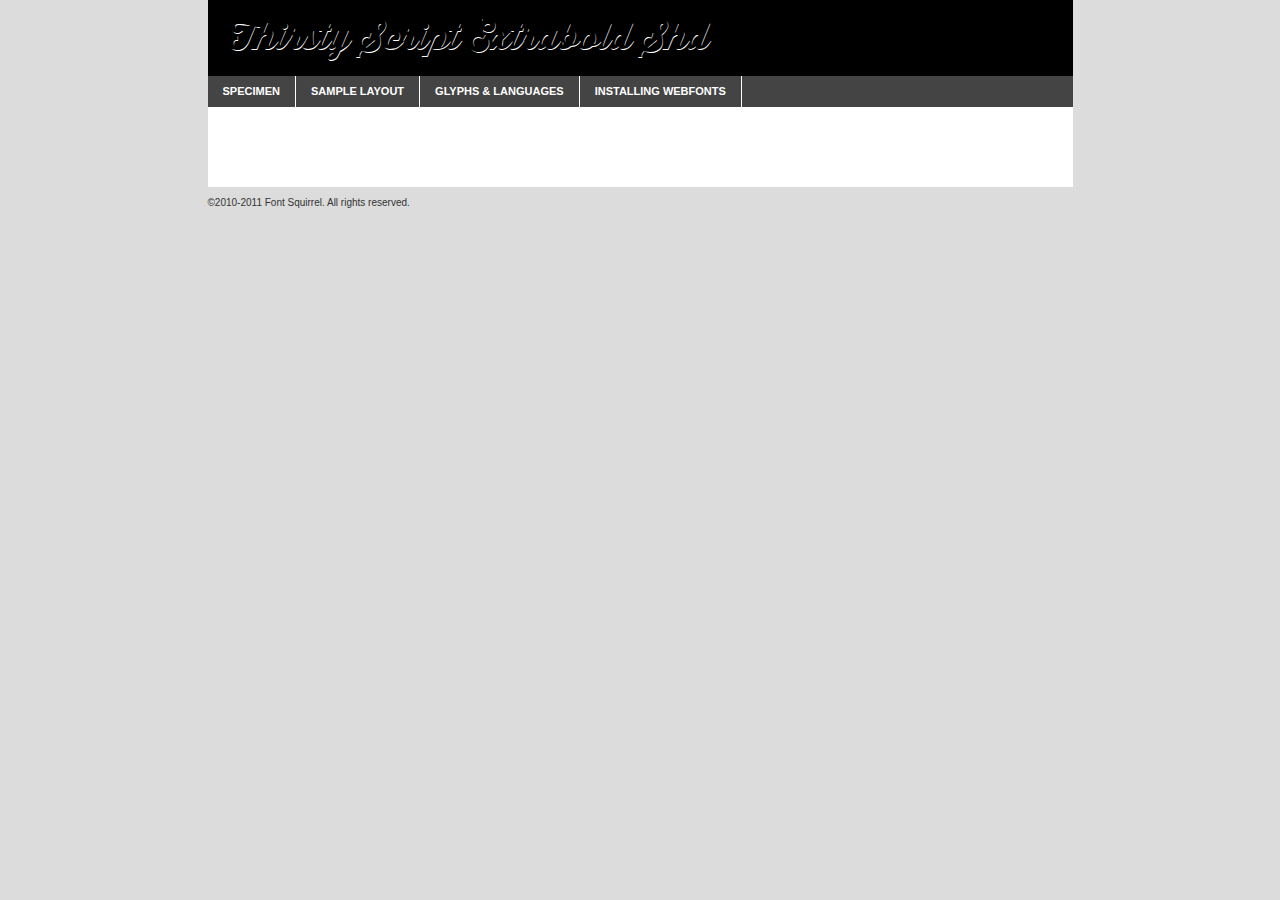
<file: stylesheets/fonts/thirstyscript/thirstyscriptextraboldshadow-demo.html>
<!DOCTYPE html PUBLIC "-//W3C//DTD XHTML 1.0 Transitional//EN"
	"http://www.w3.org/TR/xhtml1/DTD/xhtml1-transitional.dtd">

<html xmlns="http://www.w3.org/1999/xhtml" xml:lang="en" lang="en">
<head>
	<meta http-equiv="Content-Type" content="text/html; charset=utf-8" />
	<script src="http://ajax.googleapis.com/ajax/libs/jquery/1.7.2/jquery.min.js" type="text/javascript" charset="utf-8"></script>
	<script src="specimen_files/easytabs.js" type="text/javascript" charset="utf-8"></script>
	<link rel="stylesheet" href="specimen_files/specimen_stylesheet.css" type="text/css" charset="utf-8" />
	<link rel="stylesheet" href="stylesheet.css" type="text/css" charset="utf-8" />

	<style type="text/css">
					body{
				font-family: 'thirsty_scriptextrabold_shd';
							}
		</style>

	<title>Thirsty Script Extrabold Shd Specimen</title>
	
	
	<script type="text/javascript" charset="utf-8">
		$(document).ready(function() {
			$('#container').easyTabs({defaultContent:1});
		});
	</script>
</head>

<body>
<div id="container">
	<div id="header">
		Thirsty Script Extrabold Shd	</div>
	<ul class="tabs">
		<li><a href="#specimen">Specimen</a></li>
		<li><a href="#layout">Sample Layout</a></li>
				<li><a href="#glyphs">Glyphs &amp; Languages</a></li>
		<li><a href="#installing">Installing Webfonts</a></li>
		
	</ul>
	
	<div id="main_content">

		
			<div id="specimen">
		
				<div class="section">
					<div class="grid12 firstcol">
						<div class="huge">AaBb</div>
					</div>
				</div>
		
				<div class="section">
					<div class="glyph_range">A&#x200B;B&#x200b;C&#x200b;D&#x200b;E&#x200b;F&#x200b;G&#x200b;H&#x200b;I&#x200b;J&#x200b;K&#x200b;L&#x200b;M&#x200b;N&#x200b;O&#x200b;P&#x200b;Q&#x200b;R&#x200b;S&#x200b;T&#x200b;U&#x200b;V&#x200b;W&#x200b;X&#x200b;Y&#x200b;Z&#x200b;a&#x200b;b&#x200b;c&#x200b;d&#x200b;e&#x200b;f&#x200b;g&#x200b;h&#x200b;i&#x200b;j&#x200b;k&#x200b;l&#x200b;m&#x200b;n&#x200b;o&#x200b;p&#x200b;q&#x200b;r&#x200b;s&#x200b;t&#x200b;u&#x200b;v&#x200b;w&#x200b;x&#x200b;y&#x200b;z&#x200b;1&#x200b;2&#x200b;3&#x200b;4&#x200b;5&#x200b;6&#x200b;7&#x200b;8&#x200b;9&#x200b;0&#x200b;&amp;&#x200b;.&#x200b;,&#x200b;?&#x200b;!&#x200b;&#64;&#x200b;(&#x200b;)&#x200b;#&#x200b;$&#x200b;%&#x200b;*&#x200b;+&#x200b;-&#x200b;=&#x200b;:&#x200b;;</div>
				</div>
				<div class="section">
					<div class="grid12 firstcol">
						<table class="sample_table">
							<tr><td>10</td><td class="size10">abcdefghijklmnopqrstuvwxyzABCDEFGHIJKLMNOPQRSTUVWXYZ0123456789abcdefghijklmnopqrstuvwxyzABCDEFGHIJKLMNOPQRSTUVWXYZ0123456789abcdefghijklmnopqrstuvwxyzABCDEFGHIJKLMNOPQRSTUVWXYZ</td></tr>
							<tr><td>11</td><td class="size11">abcdefghijklmnopqrstuvwxyzABCDEFGHIJKLMNOPQRSTUVWXYZ0123456789abcdefghijklmnopqrstuvwxyzABCDEFGHIJKLMNOPQRSTUVWXYZ0123456789abcdefghijklmnopqrstuvwxyzABCDEFGHIJKLMNOPQRSTUVWXYZ</td></tr>
							<tr><td>12</td><td class="size12">abcdefghijklmnopqrstuvwxyzABCDEFGHIJKLMNOPQRSTUVWXYZ0123456789abcdefghijklmnopqrstuvwxyzABCDEFGHIJKLMNOPQRSTUVWXYZ0123456789abcdefghijklmnopqrstuvwxyzABCDEFGHIJKLMNOPQRSTUVWXYZ</td></tr>
							<tr><td>13</td><td class="size13">abcdefghijklmnopqrstuvwxyzABCDEFGHIJKLMNOPQRSTUVWXYZ0123456789abcdefghijklmnopqrstuvwxyzABCDEFGHIJKLMNOPQRSTUVWXYZ0123456789abcdefghijklmnopqrstuvwxyzABCDEFGHIJKLMNOPQRSTUVWXYZ</td></tr>
							<tr><td>14</td><td class="size14">abcdefghijklmnopqrstuvwxyzABCDEFGHIJKLMNOPQRSTUVWXYZ0123456789abcdefghijklmnopqrstuvwxyzABCDEFGHIJKLMNOPQRSTUVWXYZ0123456789abcdefghijklmnopqrstuvwxyzABCDEFGHIJKLMNOPQRSTUVWXYZ</td></tr>
							<tr><td>16</td><td class="size16">abcdefghijklmnopqrstuvwxyzABCDEFGHIJKLMNOPQRSTUVWXYZ0123456789abcdefghijklmnopqrstuvwxyzABCDEFGHIJKLMNOPQRSTUVWXYZ</td></tr>
							<tr><td>18</td><td class="size18">abcdefghijklmnopqrstuvwxyzABCDEFGHIJKLMNOPQRSTUVWXYZ0123456789abcdefghijklmnopqrstuvwxyzABCDEFGHIJKLMNOPQRSTUVWXYZ</td></tr>
							<tr><td>20</td><td class="size20">abcdefghijklmnopqrstuvwxyzABCDEFGHIJKLMNOPQRSTUVWXYZ0123456789abcdefghijklmnopqrstuvwxyzABCDEFGHIJKLMNOPQRSTUVWXYZ</td></tr>
							<tr><td>24</td><td class="size24">abcdefghijklmnopqrstuvwxyzABCDEFGHIJKLMNOPQRSTUVWXYZ0123456789abcdefghijklmnopqrstuvwxyzABCDEFGHIJKLMNOPQRSTUVWXYZ</td></tr>
							<tr><td>30</td><td class="size30">abcdefghijklmnopqrstuvwxyzABCDEFGHIJKLMNOPQRSTUVWXYZ0123456789abcdefghijklmnopqrstuvwxyzABCDEFGHIJKLMNOPQRSTUVWXYZ</td></tr>
							<tr><td>36</td><td class="size36">abcdefghijklmnopqrstuvwxyzABCDEFGHIJKLMNOPQRSTUVWXYZ0123456789abcdefghijklmnopqrstuvwxyzABCDEFGHIJKLMNOPQRSTUVWXYZ</td></tr>
							<tr><td>48</td><td class="size48">abcdefghijklmnopqrstuvwxyzABCDEFGHIJKLMNOPQRSTUVWXYZ0123456789abcdefghijklmnopqrstuvwxyzABCDEFGHIJKLMNOPQRSTUVWXYZ</td></tr>
							<tr><td>60</td><td class="size60">abcdefghijklmnopqrstuvwxyzABCDEFGHIJKLMNOPQRSTUVWXYZ0123456789abcdefghijklmnopqrstuvwxyzABCDEFGHIJKLMNOPQRSTUVWXYZ</td></tr>
							<tr><td>72</td><td class="size72">abcdefghijklmnopqrstuvwxyzABCDEFGHIJKLMNOPQRSTUVWXYZ0123456789abcdefghijklmnopqrstuvwxyzABCDEFGHIJKLMNOPQRSTUVWXYZ</td></tr>
							<tr><td>90</td><td class="size90">abcdefghijklmnopqrstuvwxyzABCDEFGHIJKLMNOPQRSTUVWXYZ0123456789abcdefghijklmnopqrstuvwxyzABCDEFGHIJKLMNOPQRSTUVWXYZ</td></tr>
						</table>
				
					</div>
			
				</div>
		
		
		
								<div class="section" id="bodycomparison">


										<div id="xheight">
				<div class="fontbody">&#xE000;&#xE000;&#xE000;&#xE000;&#xE000;&#xE000;&#xE000;&#xE000;&#xE000;&#xE000;&#xE000;&#xE000;&#xE000;&#xE000;&#xE000;&#xE000;&#xE000;&#xE000;&#xE000;&#xE000;&#xE000;&#xE000;&#xE000;&#xE000;&#xE000;&#xE000;&#xE000;&#xE000;&#xE000;&#xE000;&#xE000;&#xE000;&#xE000;&#xE000;&#xE000;&#xE000;&#xE000;&#xE000;&#xE000;&#xE000;&#xE000;&#xE000;&#xE000;&#xE000;&#xE000;&#xE000;&#xE000;&#xE000;&#xE000;&#xE000;&#xE000;&#xE000;&#xE000;&#xE000;&#xE000;&#xE000;&#xE000;&#xE000;&#xE000;&#xE000;&#xE000;&#xE000;&#xE000;&#xE000;&#xE000;&#xE000;&#xE000;&#xE000;&#xE000;&#xE000;&#xE000;&#xE000;&#xE000;&#xE000;&#xE000;&#xE000;&#xE000;&#xE000;&#xE000;&#xE000;&#xE000;&#xE000;&#xE000;&#xE000;&#xE000;&#xE000;&#xE000;&#xE000;&#xE000;&#xE000;&#xE000;&#xE000;&#xE000;&#xE000;&#xE000;&#xE000;&#xE000;&#xE000;&#xE000;body</div><div class="arialbody">body</div><div class="verdanabody">body</div><div class="georgiabody">body</div></div>
										<div class="fontbody" style="z-index:1">
											body<span>Thirsty Script Extrabold Shd</span>
										</div>
										<div class="arialbody" style="z-index:1">
											body<span>Arial</span>
										</div>
										<div class="verdanabody" style="z-index:1">
											body<span>Verdana</span>
										</div>
										<div class="georgiabody" style="z-index:1">
											body<span>Georgia</span>
										</div>



								</div>
		
		
				<div class="section psample psample_row1" id="">
					
					<div class="grid2 firstcol">
						<p class="size10"><span>10.</span>Aenean lacinia bibendum nulla sed consectetur. Fusce dapibus, tellus ac cursus commodo, tortor mauris condimentum nibh, ut fermentum massa justo sit amet risus. Nullam id dolor id nibh ultricies vehicula ut id elit. Cum sociis natoque penatibus et magnis dis parturient montes, nascetur ridiculus mus. Nulla vitae elit libero, a pharetra augue.</p>
			
					</div>
					<div class="grid3">
						<p class="size11"><span>11.</span>Aenean lacinia bibendum nulla sed consectetur. Fusce dapibus, tellus ac cursus commodo, tortor mauris condimentum nibh, ut fermentum massa justo sit amet risus. Nullam id dolor id nibh ultricies vehicula ut id elit. Cum sociis natoque penatibus et magnis dis parturient montes, nascetur ridiculus mus. Nulla vitae elit libero, a pharetra augue.</p>
			
					</div>
					<div class="grid3">
						<p class="size12"><span>12.</span>Aenean lacinia bibendum nulla sed consectetur. Fusce dapibus, tellus ac cursus commodo, tortor mauris condimentum nibh, ut fermentum massa justo sit amet risus. Nullam id dolor id nibh ultricies vehicula ut id elit. Cum sociis natoque penatibus et magnis dis parturient montes, nascetur ridiculus mus. Nulla vitae elit libero, a pharetra augue.</p>
			
					</div>
					<div class="grid4">
						<p class="size13"><span>13.</span>Aenean lacinia bibendum nulla sed consectetur. Fusce dapibus, tellus ac cursus commodo, tortor mauris condimentum nibh, ut fermentum massa justo sit amet risus. Nullam id dolor id nibh ultricies vehicula ut id elit. Cum sociis natoque penatibus et magnis dis parturient montes, nascetur ridiculus mus. Nulla vitae elit libero, a pharetra augue.</p>
			
					</div>
					<div class="white_blend"></div>
					
				</div>
				<div class="section psample psample_row2" id="">
					<div class="grid3 firstcol">
						<p class="size14"><span>14.</span>Aenean lacinia bibendum nulla sed consectetur. Fusce dapibus, tellus ac cursus commodo, tortor mauris condimentum nibh, ut fermentum massa justo sit amet risus. Nullam id dolor id nibh ultricies vehicula ut id elit. Cum sociis natoque penatibus et magnis dis parturient montes, nascetur ridiculus mus. Nulla vitae elit libero, a pharetra augue.</p>
			
					</div>
					<div class="grid4">
						<p class="size16"><span>16.</span>Aenean lacinia bibendum nulla sed consectetur. Fusce dapibus, tellus ac cursus commodo, tortor mauris condimentum nibh, ut fermentum massa justo sit amet risus. Nullam id dolor id nibh ultricies vehicula ut id elit. Cum sociis natoque penatibus et magnis dis parturient montes, nascetur ridiculus mus. Nulla vitae elit libero, a pharetra augue.</p>
			
					</div>
					<div class="grid5">
						<p class="size18"><span>18.</span>Aenean lacinia bibendum nulla sed consectetur. Fusce dapibus, tellus ac cursus commodo, tortor mauris condimentum nibh, ut fermentum massa justo sit amet risus. Nullam id dolor id nibh ultricies vehicula ut id elit. Cum sociis natoque penatibus et magnis dis parturient montes, nascetur ridiculus mus. Nulla vitae elit libero, a pharetra augue.</p>
			
					</div>

					<div class="white_blend"></div>

				</div>
				
				<div class="section psample psample_row3" id="">
					<div class="grid5 firstcol">
						<p class="size20"><span>20.</span>Aenean lacinia bibendum nulla sed consectetur. Fusce dapibus, tellus ac cursus commodo, tortor mauris condimentum nibh, ut fermentum massa justo sit amet risus. Nullam id dolor id nibh ultricies vehicula ut id elit. Cum sociis natoque penatibus et magnis dis parturient montes, nascetur ridiculus mus. Nulla vitae elit libero, a pharetra augue.</p>
					</div>
					<div class="grid7">
						<p class="size24"><span>24.</span>Aenean lacinia bibendum nulla sed consectetur. Fusce dapibus, tellus ac cursus commodo, tortor mauris condimentum nibh, ut fermentum massa justo sit amet risus. Nullam id dolor id nibh ultricies vehicula ut id elit. Cum sociis natoque penatibus et magnis dis parturient montes, nascetur ridiculus mus. Nulla vitae elit libero, a pharetra augue.</p>
					</div>
					
					<div class="white_blend"></div>
					
				</div>
				
				<div class="section psample psample_row4" id="">
					<div class="grid12 firstcol">
						<p class="size30"><span>30.</span>Aenean lacinia bibendum nulla sed consectetur. Fusce dapibus, tellus ac cursus commodo, tortor mauris condimentum nibh, ut fermentum massa justo sit amet risus. Nullam id dolor id nibh ultricies vehicula ut id elit. Cum sociis natoque penatibus et magnis dis parturient montes, nascetur ridiculus mus. Nulla vitae elit libero, a pharetra augue.</p>
					</div>
					<div class="white_blend"></div>
					
				</div>
				
				
				
				<div class="section psample psample_row1 fullreverse">
					<div class="grid2 firstcol">
						<p class="size10"><span>10.</span>Aenean lacinia bibendum nulla sed consectetur. Fusce dapibus, tellus ac cursus commodo, tortor mauris condimentum nibh, ut fermentum massa justo sit amet risus. Nullam id dolor id nibh ultricies vehicula ut id elit. Cum sociis natoque penatibus et magnis dis parturient montes, nascetur ridiculus mus. Nulla vitae elit libero, a pharetra augue.</p>
			
					</div>
					<div class="grid3">
						<p class="size11"><span>11.</span>Aenean lacinia bibendum nulla sed consectetur. Fusce dapibus, tellus ac cursus commodo, tortor mauris condimentum nibh, ut fermentum massa justo sit amet risus. Nullam id dolor id nibh ultricies vehicula ut id elit. Cum sociis natoque penatibus et magnis dis parturient montes, nascetur ridiculus mus. Nulla vitae elit libero, a pharetra augue.</p>
			
					</div>
					<div class="grid3">
						<p class="size12"><span>12.</span>Aenean lacinia bibendum nulla sed consectetur. Fusce dapibus, tellus ac cursus commodo, tortor mauris condimentum nibh, ut fermentum massa justo sit amet risus. Nullam id dolor id nibh ultricies vehicula ut id elit. Cum sociis natoque penatibus et magnis dis parturient montes, nascetur ridiculus mus. Nulla vitae elit libero, a pharetra augue.</p>
			
					</div>
					<div class="grid4">
						<p class="size13"><span>13.</span>Aenean lacinia bibendum nulla sed consectetur. Fusce dapibus, tellus ac cursus commodo, tortor mauris condimentum nibh, ut fermentum massa justo sit amet risus. Nullam id dolor id nibh ultricies vehicula ut id elit. Cum sociis natoque penatibus et magnis dis parturient montes, nascetur ridiculus mus. Nulla vitae elit libero, a pharetra augue.</p>
			
					</div>
					<div class="black_blend"></div>
					
				</div>
				
				<div class="section psample psample_row2 fullreverse">
					<div class="grid3 firstcol">
						<p class="size14"><span>14.</span>Aenean lacinia bibendum nulla sed consectetur. Fusce dapibus, tellus ac cursus commodo, tortor mauris condimentum nibh, ut fermentum massa justo sit amet risus. Nullam id dolor id nibh ultricies vehicula ut id elit. Cum sociis natoque penatibus et magnis dis parturient montes, nascetur ridiculus mus. Nulla vitae elit libero, a pharetra augue.</p>
			
					</div>
					<div class="grid4">
						<p class="size16"><span>16.</span>Aenean lacinia bibendum nulla sed consectetur. Fusce dapibus, tellus ac cursus commodo, tortor mauris condimentum nibh, ut fermentum massa justo sit amet risus. Nullam id dolor id nibh ultricies vehicula ut id elit. Cum sociis natoque penatibus et magnis dis parturient montes, nascetur ridiculus mus. Nulla vitae elit libero, a pharetra augue.</p>
			
					</div>
					<div class="grid5">
						<p class="size18"><span>18.</span>Aenean lacinia bibendum nulla sed consectetur. Fusce dapibus, tellus ac cursus commodo, tortor mauris condimentum nibh, ut fermentum massa justo sit amet risus. Nullam id dolor id nibh ultricies vehicula ut id elit. Cum sociis natoque penatibus et magnis dis parturient montes, nascetur ridiculus mus. Nulla vitae elit libero, a pharetra augue.</p>
			
					</div>
					<div class="black_blend"></div>

				</div>
				
				<div class="section psample fullreverse psample_row3" id="">
					<div class="grid5 firstcol">
						<p class="size20"><span>20.</span>Aenean lacinia bibendum nulla sed consectetur. Fusce dapibus, tellus ac cursus commodo, tortor mauris condimentum nibh, ut fermentum massa justo sit amet risus. Nullam id dolor id nibh ultricies vehicula ut id elit. Cum sociis natoque penatibus et magnis dis parturient montes, nascetur ridiculus mus. Nulla vitae elit libero, a pharetra augue.</p>
					</div>
					<div class="grid7">
						<p class="size24"><span>24.</span>Aenean lacinia bibendum nulla sed consectetur. Fusce dapibus, tellus ac cursus commodo, tortor mauris condimentum nibh, ut fermentum massa justo sit amet risus. Nullam id dolor id nibh ultricies vehicula ut id elit. Cum sociis natoque penatibus et magnis dis parturient montes, nascetur ridiculus mus. Nulla vitae elit libero, a pharetra augue.</p>
					</div>
					
					<div class="black_blend"></div>
					
				</div>
				
				<div class="section psample fullreverse psample_row4" id="" style="border-bottom: 20px #000 solid;">
					<div class="grid12 firstcol">
						<p class="size30"><span>30.</span>Aenean lacinia bibendum nulla sed consectetur. Fusce dapibus, tellus ac cursus commodo, tortor mauris condimentum nibh, ut fermentum massa justo sit amet risus. Nullam id dolor id nibh ultricies vehicula ut id elit. Cum sociis natoque penatibus et magnis dis parturient montes, nascetur ridiculus mus. Nulla vitae elit libero, a pharetra augue.</p>
					</div>
					<div class="black_blend"></div>
					
				</div>
				
				
				
				
			</div>
			
			<div id="layout">
				
				<div class="section">
					
					<div class="grid12 firstcol">
						<h1>Lorem Ipsum Dolor</h1>
						<h2>Etiam porta sem malesuada magna mollis euismod</h2>
						
						<p class="byline">By <a href="#link">Aenean Lacinia</a></p>
					</div>
				</div>
				<div class="section">
					<div class="grid8 firstcol">
						<p class="large">Donec sed odio dui. Morbi leo risus, porta ac consectetur ac, vestibulum at eros. Fusce dapibus, tellus ac cursus commodo, tortor mauris condimentum nibh, ut fermentum massa justo sit amet risus. </p>

						
						<h3>Pellentesque ornare sem</h3>

						<p>Maecenas sed diam eget risus varius blandit sit amet non magna. Maecenas faucibus mollis interdum. Donec ullamcorper nulla non metus auctor fringilla. Nullam id dolor id nibh ultricies vehicula ut id elit. Nullam id dolor id nibh ultricies vehicula ut id elit. </p>

						<p>Aenean eu leo quam. Pellentesque ornare sem lacinia quam venenatis vestibulum. Lorem ipsum dolor sit amet, consectetur adipiscing elit. Cum sociis natoque penatibus et magnis dis parturient montes, nascetur ridiculus mus. </p>

						<p>Nulla vitae elit libero, a pharetra augue. Praesent commodo cursus magna, vel scelerisque nisl consectetur et. Aenean lacinia bibendum nulla sed consectetur. </p>

						<p>Nullam quis risus eget urna mollis ornare vel eu leo. Nullam quis risus eget urna mollis ornare vel eu leo. Maecenas sed diam eget risus varius blandit sit amet non magna. Donec ullamcorper nulla non metus auctor fringilla. </p>

						<h3>Cras mattis consectetur</h3>

						<p>Aenean eu leo quam. Pellentesque ornare sem lacinia quam venenatis vestibulum. Aenean lacinia bibendum nulla sed consectetur. Integer posuere erat a ante venenatis dapibus posuere velit aliquet. Cras mattis consectetur purus sit amet fermentum. </p>

						<p>Nullam id dolor id nibh ultricies vehicula ut id elit. Nullam quis risus eget urna mollis ornare vel eu leo. Cras mattis consectetur purus sit amet fermentum.</p>
					</div>
					
					<div class="grid4 sidebar">
						
						<div class="box reverse">
							<p class="last">Nullam quis risus eget urna mollis ornare vel eu leo. Donec ullamcorper nulla non metus auctor fringilla. Cras mattis consectetur purus sit amet fermentum. Sed posuere consectetur est at lobortis. Lorem ipsum dolor sit amet, consectetur adipiscing elit. </p>
						</div>
						
						<p class="caption">Maecenas sed diam eget risus varius.</p>

						<p>Vestibulum id ligula porta felis euismod semper. Integer posuere erat a ante venenatis dapibus posuere velit aliquet. Vestibulum id ligula porta felis euismod semper. Sed posuere consectetur est at lobortis. Maecenas sed diam eget risus varius blandit sit amet non magna. Fusce dapibus, tellus ac cursus commodo, tortor mauris condimentum nibh, ut fermentum massa justo sit amet risus. </p>

					

						<p>Duis mollis, est non commodo luctus, nisi erat porttitor ligula, eget lacinia odio sem nec elit. Aenean lacinia bibendum nulla sed consectetur. Vivamus sagittis lacus vel augue laoreet rutrum faucibus dolor auctor. Aenean lacinia bibendum nulla sed consectetur. Nullam quis risus eget urna mollis ornare vel eu leo. </p>

						<p>Praesent commodo cursus magna, vel scelerisque nisl consectetur et. Donec ullamcorper nulla non metus auctor fringilla. Maecenas faucibus mollis interdum. Fusce dapibus, tellus ac cursus commodo, tortor mauris condimentum nibh, ut fermentum massa justo sit amet risus. </p>

					</div>
				</div>
				
			</div>


			



		<div id="glyphs">
			<div class="section">
				<div class="grid12 firstcol">
			
				<h1>Language Support</h1>
				<p>The subset of Thirsty Script Extrabold Shd in this kit supports the following languages:<br />
			
					Albanian, Bosnian, Croatian, Czech, Danish, Dutch, English, Estonian, Faroese, French, German, Hungarian, Icelandic, Italian, Malagasy, Norwegian, Polish, Portuguese, Serbian, Slovak, Slovenian, Spanish, Swedish				</p>
				<h1>Glyph Chart</h1>
				<p>The subset of Thirsty Script Extrabold Shd in this kit includes all the glyphs listed below. Unicode entities are included above each glyph to help you insert individual characters into your layout.</p>
				<div id="glyph_chart">
			
																														 <div><p>&amp;#13;</p>&#13;</div>
																				 <div><p>&amp;#32;</p>&#32;</div>
																				 <div><p>&amp;#33;</p>&#33;</div>
																				 <div><p>&amp;#34;</p>&#34;</div>
																				 <div><p>&amp;#35;</p>&#35;</div>
																				 <div><p>&amp;#36;</p>&#36;</div>
																				 <div><p>&amp;#37;</p>&#37;</div>
																				 <div><p>&amp;#38;</p>&#38;</div>
																				 <div><p>&amp;#39;</p>&#39;</div>
																				 <div><p>&amp;#40;</p>&#40;</div>
																				 <div><p>&amp;#41;</p>&#41;</div>
																				 <div><p>&amp;#42;</p>&#42;</div>
																				 <div><p>&amp;#43;</p>&#43;</div>
																				 <div><p>&amp;#44;</p>&#44;</div>
																				 <div><p>&amp;#45;</p>&#45;</div>
																				 <div><p>&amp;#46;</p>&#46;</div>
																				 <div><p>&amp;#47;</p>&#47;</div>
																				 <div><p>&amp;#48;</p>&#48;</div>
																				 <div><p>&amp;#49;</p>&#49;</div>
																				 <div><p>&amp;#50;</p>&#50;</div>
																				 <div><p>&amp;#51;</p>&#51;</div>
																				 <div><p>&amp;#52;</p>&#52;</div>
																				 <div><p>&amp;#53;</p>&#53;</div>
																				 <div><p>&amp;#54;</p>&#54;</div>
																				 <div><p>&amp;#55;</p>&#55;</div>
																				 <div><p>&amp;#56;</p>&#56;</div>
																				 <div><p>&amp;#57;</p>&#57;</div>
																				 <div><p>&amp;#58;</p>&#58;</div>
																				 <div><p>&amp;#59;</p>&#59;</div>
																				 <div><p>&amp;#60;</p>&#60;</div>
																				 <div><p>&amp;#61;</p>&#61;</div>
																				 <div><p>&amp;#62;</p>&#62;</div>
																				 <div><p>&amp;#63;</p>&#63;</div>
																				 <div><p>&amp;#64;</p>&#64;</div>
																				 <div><p>&amp;#65;</p>&#65;</div>
																				 <div><p>&amp;#66;</p>&#66;</div>
																				 <div><p>&amp;#67;</p>&#67;</div>
																				 <div><p>&amp;#68;</p>&#68;</div>
																				 <div><p>&amp;#69;</p>&#69;</div>
																				 <div><p>&amp;#70;</p>&#70;</div>
																				 <div><p>&amp;#71;</p>&#71;</div>
																				 <div><p>&amp;#72;</p>&#72;</div>
																				 <div><p>&amp;#73;</p>&#73;</div>
																				 <div><p>&amp;#74;</p>&#74;</div>
																				 <div><p>&amp;#75;</p>&#75;</div>
																				 <div><p>&amp;#76;</p>&#76;</div>
																				 <div><p>&amp;#77;</p>&#77;</div>
																				 <div><p>&amp;#78;</p>&#78;</div>
																				 <div><p>&amp;#79;</p>&#79;</div>
																				 <div><p>&amp;#80;</p>&#80;</div>
																				 <div><p>&amp;#81;</p>&#81;</div>
																				 <div><p>&amp;#82;</p>&#82;</div>
																				 <div><p>&amp;#83;</p>&#83;</div>
																				 <div><p>&amp;#84;</p>&#84;</div>
																				 <div><p>&amp;#85;</p>&#85;</div>
																				 <div><p>&amp;#86;</p>&#86;</div>
																				 <div><p>&amp;#87;</p>&#87;</div>
																				 <div><p>&amp;#88;</p>&#88;</div>
																				 <div><p>&amp;#89;</p>&#89;</div>
																				 <div><p>&amp;#90;</p>&#90;</div>
																				 <div><p>&amp;#91;</p>&#91;</div>
																				 <div><p>&amp;#92;</p>&#92;</div>
																				 <div><p>&amp;#93;</p>&#93;</div>
																				 <div><p>&amp;#94;</p>&#94;</div>
																				 <div><p>&amp;#95;</p>&#95;</div>
																				 <div><p>&amp;#96;</p>&#96;</div>
																				 <div><p>&amp;#97;</p>&#97;</div>
																				 <div><p>&amp;#98;</p>&#98;</div>
																				 <div><p>&amp;#99;</p>&#99;</div>
																				 <div><p>&amp;#100;</p>&#100;</div>
																				 <div><p>&amp;#101;</p>&#101;</div>
																				 <div><p>&amp;#102;</p>&#102;</div>
																				 <div><p>&amp;#103;</p>&#103;</div>
																				 <div><p>&amp;#104;</p>&#104;</div>
																				 <div><p>&amp;#105;</p>&#105;</div>
																				 <div><p>&amp;#106;</p>&#106;</div>
																				 <div><p>&amp;#107;</p>&#107;</div>
																				 <div><p>&amp;#108;</p>&#108;</div>
																				 <div><p>&amp;#109;</p>&#109;</div>
																				 <div><p>&amp;#110;</p>&#110;</div>
																				 <div><p>&amp;#111;</p>&#111;</div>
																				 <div><p>&amp;#112;</p>&#112;</div>
																				 <div><p>&amp;#113;</p>&#113;</div>
																				 <div><p>&amp;#114;</p>&#114;</div>
																				 <div><p>&amp;#115;</p>&#115;</div>
																				 <div><p>&amp;#116;</p>&#116;</div>
																				 <div><p>&amp;#117;</p>&#117;</div>
																				 <div><p>&amp;#118;</p>&#118;</div>
																				 <div><p>&amp;#119;</p>&#119;</div>
																				 <div><p>&amp;#120;</p>&#120;</div>
																				 <div><p>&amp;#121;</p>&#121;</div>
																				 <div><p>&amp;#122;</p>&#122;</div>
																				 <div><p>&amp;#123;</p>&#123;</div>
																				 <div><p>&amp;#124;</p>&#124;</div>
																				 <div><p>&amp;#125;</p>&#125;</div>
																				 <div><p>&amp;#126;</p>&#126;</div>
																				 <div><p>&amp;#160;</p>&#160;</div>
																				 <div><p>&amp;#161;</p>&#161;</div>
																				 <div><p>&amp;#162;</p>&#162;</div>
																				 <div><p>&amp;#163;</p>&#163;</div>
																				 <div><p>&amp;#164;</p>&#164;</div>
																				 <div><p>&amp;#165;</p>&#165;</div>
																				 <div><p>&amp;#166;</p>&#166;</div>
																				 <div><p>&amp;#167;</p>&#167;</div>
																				 <div><p>&amp;#168;</p>&#168;</div>
																				 <div><p>&amp;#169;</p>&#169;</div>
																				 <div><p>&amp;#170;</p>&#170;</div>
																				 <div><p>&amp;#171;</p>&#171;</div>
																				 <div><p>&amp;#172;</p>&#172;</div>
																				 <div><p>&amp;#173;</p>&#173;</div>
																				 <div><p>&amp;#174;</p>&#174;</div>
																				 <div><p>&amp;#175;</p>&#175;</div>
																				 <div><p>&amp;#176;</p>&#176;</div>
																				 <div><p>&amp;#177;</p>&#177;</div>
																				 <div><p>&amp;#178;</p>&#178;</div>
																				 <div><p>&amp;#179;</p>&#179;</div>
																				 <div><p>&amp;#180;</p>&#180;</div>
																				 <div><p>&amp;#181;</p>&#181;</div>
																				 <div><p>&amp;#182;</p>&#182;</div>
																				 <div><p>&amp;#183;</p>&#183;</div>
																				 <div><p>&amp;#184;</p>&#184;</div>
																				 <div><p>&amp;#185;</p>&#185;</div>
																				 <div><p>&amp;#186;</p>&#186;</div>
																				 <div><p>&amp;#187;</p>&#187;</div>
																				 <div><p>&amp;#188;</p>&#188;</div>
																				 <div><p>&amp;#189;</p>&#189;</div>
																				 <div><p>&amp;#190;</p>&#190;</div>
																				 <div><p>&amp;#191;</p>&#191;</div>
																				 <div><p>&amp;#192;</p>&#192;</div>
																				 <div><p>&amp;#193;</p>&#193;</div>
																				 <div><p>&amp;#194;</p>&#194;</div>
																				 <div><p>&amp;#195;</p>&#195;</div>
																				 <div><p>&amp;#196;</p>&#196;</div>
																				 <div><p>&amp;#197;</p>&#197;</div>
																				 <div><p>&amp;#198;</p>&#198;</div>
																				 <div><p>&amp;#199;</p>&#199;</div>
																				 <div><p>&amp;#200;</p>&#200;</div>
																				 <div><p>&amp;#201;</p>&#201;</div>
																				 <div><p>&amp;#202;</p>&#202;</div>
																				 <div><p>&amp;#203;</p>&#203;</div>
																				 <div><p>&amp;#204;</p>&#204;</div>
																				 <div><p>&amp;#205;</p>&#205;</div>
																				 <div><p>&amp;#206;</p>&#206;</div>
																				 <div><p>&amp;#207;</p>&#207;</div>
																				 <div><p>&amp;#208;</p>&#208;</div>
																				 <div><p>&amp;#209;</p>&#209;</div>
																				 <div><p>&amp;#210;</p>&#210;</div>
																				 <div><p>&amp;#211;</p>&#211;</div>
																				 <div><p>&amp;#212;</p>&#212;</div>
																				 <div><p>&amp;#213;</p>&#213;</div>
																				 <div><p>&amp;#214;</p>&#214;</div>
																				 <div><p>&amp;#215;</p>&#215;</div>
																				 <div><p>&amp;#216;</p>&#216;</div>
																				 <div><p>&amp;#217;</p>&#217;</div>
																				 <div><p>&amp;#218;</p>&#218;</div>
																				 <div><p>&amp;#219;</p>&#219;</div>
																				 <div><p>&amp;#220;</p>&#220;</div>
																				 <div><p>&amp;#221;</p>&#221;</div>
																				 <div><p>&amp;#222;</p>&#222;</div>
																				 <div><p>&amp;#223;</p>&#223;</div>
																				 <div><p>&amp;#224;</p>&#224;</div>
																				 <div><p>&amp;#225;</p>&#225;</div>
																				 <div><p>&amp;#226;</p>&#226;</div>
																				 <div><p>&amp;#227;</p>&#227;</div>
																				 <div><p>&amp;#228;</p>&#228;</div>
																				 <div><p>&amp;#229;</p>&#229;</div>
																				 <div><p>&amp;#230;</p>&#230;</div>
																				 <div><p>&amp;#231;</p>&#231;</div>
																				 <div><p>&amp;#232;</p>&#232;</div>
																				 <div><p>&amp;#233;</p>&#233;</div>
																				 <div><p>&amp;#234;</p>&#234;</div>
																				 <div><p>&amp;#235;</p>&#235;</div>
																				 <div><p>&amp;#236;</p>&#236;</div>
																				 <div><p>&amp;#237;</p>&#237;</div>
																				 <div><p>&amp;#238;</p>&#238;</div>
																				 <div><p>&amp;#239;</p>&#239;</div>
																				 <div><p>&amp;#240;</p>&#240;</div>
																				 <div><p>&amp;#241;</p>&#241;</div>
																				 <div><p>&amp;#242;</p>&#242;</div>
																				 <div><p>&amp;#243;</p>&#243;</div>
																				 <div><p>&amp;#244;</p>&#244;</div>
																				 <div><p>&amp;#245;</p>&#245;</div>
																				 <div><p>&amp;#246;</p>&#246;</div>
																				 <div><p>&amp;#247;</p>&#247;</div>
																				 <div><p>&amp;#248;</p>&#248;</div>
																				 <div><p>&amp;#249;</p>&#249;</div>
																				 <div><p>&amp;#250;</p>&#250;</div>
																				 <div><p>&amp;#251;</p>&#251;</div>
																				 <div><p>&amp;#252;</p>&#252;</div>
																				 <div><p>&amp;#253;</p>&#253;</div>
																				 <div><p>&amp;#254;</p>&#254;</div>
																				 <div><p>&amp;#255;</p>&#255;</div>
																				 <div><p>&amp;#258;</p>&#258;</div>
																				 <div><p>&amp;#259;</p>&#259;</div>
																				 <div><p>&amp;#260;</p>&#260;</div>
																				 <div><p>&amp;#261;</p>&#261;</div>
																				 <div><p>&amp;#262;</p>&#262;</div>
																				 <div><p>&amp;#263;</p>&#263;</div>
																				 <div><p>&amp;#268;</p>&#268;</div>
																				 <div><p>&amp;#269;</p>&#269;</div>
																				 <div><p>&amp;#270;</p>&#270;</div>
																				 <div><p>&amp;#271;</p>&#271;</div>
																				 <div><p>&amp;#272;</p>&#272;</div>
																				 <div><p>&amp;#273;</p>&#273;</div>
																				 <div><p>&amp;#280;</p>&#280;</div>
																				 <div><p>&amp;#281;</p>&#281;</div>
																				 <div><p>&amp;#282;</p>&#282;</div>
																				 <div><p>&amp;#283;</p>&#283;</div>
																				 <div><p>&amp;#305;</p>&#305;</div>
																				 <div><p>&amp;#313;</p>&#313;</div>
																				 <div><p>&amp;#314;</p>&#314;</div>
																				 <div><p>&amp;#317;</p>&#317;</div>
																				 <div><p>&amp;#318;</p>&#318;</div>
																				 <div><p>&amp;#321;</p>&#321;</div>
																				 <div><p>&amp;#322;</p>&#322;</div>
																				 <div><p>&amp;#323;</p>&#323;</div>
																				 <div><p>&amp;#324;</p>&#324;</div>
																				 <div><p>&amp;#327;</p>&#327;</div>
																				 <div><p>&amp;#328;</p>&#328;</div>
																				 <div><p>&amp;#336;</p>&#336;</div>
																				 <div><p>&amp;#337;</p>&#337;</div>
																				 <div><p>&amp;#338;</p>&#338;</div>
																				 <div><p>&amp;#339;</p>&#339;</div>
																				 <div><p>&amp;#340;</p>&#340;</div>
																				 <div><p>&amp;#341;</p>&#341;</div>
																				 <div><p>&amp;#344;</p>&#344;</div>
																				 <div><p>&amp;#345;</p>&#345;</div>
																				 <div><p>&amp;#346;</p>&#346;</div>
																				 <div><p>&amp;#347;</p>&#347;</div>
																				 <div><p>&amp;#350;</p>&#350;</div>
																				 <div><p>&amp;#351;</p>&#351;</div>
																				 <div><p>&amp;#352;</p>&#352;</div>
																				 <div><p>&amp;#353;</p>&#353;</div>
																				 <div><p>&amp;#354;</p>&#354;</div>
																				 <div><p>&amp;#355;</p>&#355;</div>
																				 <div><p>&amp;#356;</p>&#356;</div>
																				 <div><p>&amp;#357;</p>&#357;</div>
																				 <div><p>&amp;#366;</p>&#366;</div>
																				 <div><p>&amp;#367;</p>&#367;</div>
																				 <div><p>&amp;#368;</p>&#368;</div>
																				 <div><p>&amp;#369;</p>&#369;</div>
																				 <div><p>&amp;#376;</p>&#376;</div>
																				 <div><p>&amp;#377;</p>&#377;</div>
																				 <div><p>&amp;#378;</p>&#378;</div>
																				 <div><p>&amp;#379;</p>&#379;</div>
																				 <div><p>&amp;#380;</p>&#380;</div>
																				 <div><p>&amp;#381;</p>&#381;</div>
																				 <div><p>&amp;#382;</p>&#382;</div>
																				 <div><p>&amp;#402;</p>&#402;</div>
																				 <div><p>&amp;#710;</p>&#710;</div>
																				 <div><p>&amp;#711;</p>&#711;</div>
																				 <div><p>&amp;#728;</p>&#728;</div>
																				 <div><p>&amp;#729;</p>&#729;</div>
																				 <div><p>&amp;#730;</p>&#730;</div>
																				 <div><p>&amp;#731;</p>&#731;</div>
																				 <div><p>&amp;#732;</p>&#732;</div>
																				 <div><p>&amp;#733;</p>&#733;</div>
																				 <div><p>&amp;#8192;</p>&#8192;</div>
																				 <div><p>&amp;#8193;</p>&#8193;</div>
																				 <div><p>&amp;#8194;</p>&#8194;</div>
																				 <div><p>&amp;#8195;</p>&#8195;</div>
																				 <div><p>&amp;#8196;</p>&#8196;</div>
																				 <div><p>&amp;#8197;</p>&#8197;</div>
																				 <div><p>&amp;#8198;</p>&#8198;</div>
																				 <div><p>&amp;#8199;</p>&#8199;</div>
																				 <div><p>&amp;#8200;</p>&#8200;</div>
																				 <div><p>&amp;#8201;</p>&#8201;</div>
																				 <div><p>&amp;#8202;</p>&#8202;</div>
																				 <div><p>&amp;#8208;</p>&#8208;</div>
																				 <div><p>&amp;#8209;</p>&#8209;</div>
																				 <div><p>&amp;#8210;</p>&#8210;</div>
																				 <div><p>&amp;#8211;</p>&#8211;</div>
																				 <div><p>&amp;#8212;</p>&#8212;</div>
																				 <div><p>&amp;#8216;</p>&#8216;</div>
																				 <div><p>&amp;#8217;</p>&#8217;</div>
																				 <div><p>&amp;#8218;</p>&#8218;</div>
																				 <div><p>&amp;#8220;</p>&#8220;</div>
																				 <div><p>&amp;#8221;</p>&#8221;</div>
																				 <div><p>&amp;#8222;</p>&#8222;</div>
																				 <div><p>&amp;#8224;</p>&#8224;</div>
																				 <div><p>&amp;#8225;</p>&#8225;</div>
																				 <div><p>&amp;#8226;</p>&#8226;</div>
																				 <div><p>&amp;#8230;</p>&#8230;</div>
																				 <div><p>&amp;#8239;</p>&#8239;</div>
																				 <div><p>&amp;#8240;</p>&#8240;</div>
																				 <div><p>&amp;#8249;</p>&#8249;</div>
																				 <div><p>&amp;#8250;</p>&#8250;</div>
																				 <div><p>&amp;#8260;</p>&#8260;</div>
																				 <div><p>&amp;#8287;</p>&#8287;</div>
																				 <div><p>&amp;#8304;</p>&#8304;</div>
																				 <div><p>&amp;#8308;</p>&#8308;</div>
																				 <div><p>&amp;#8309;</p>&#8309;</div>
																				 <div><p>&amp;#8310;</p>&#8310;</div>
																				 <div><p>&amp;#8311;</p>&#8311;</div>
																				 <div><p>&amp;#8312;</p>&#8312;</div>
																				 <div><p>&amp;#8313;</p>&#8313;</div>
																				 <div><p>&amp;#8364;</p>&#8364;</div>
																				 <div><p>&amp;#8482;</p>&#8482;</div>
																				 <div><p>&amp;#8722;</p>&#8722;</div>
																				 <div><p>&amp;#8804;</p>&#8804;</div>
																				 <div><p>&amp;#8805;</p>&#8805;</div>
																				 <div><p>&amp;#57344;</p>&#57344;</div>
																				 <div><p>&amp;#64257;</p>&#64257;</div>
																				 <div><p>&amp;#64258;</p>&#64258;</div>
																																																																																																																																																																																																																																																																																																																																																																																																																																																																																																																																																																																																																																																																																																																																																																																																																																																																																																																																																																																																																																																																																																																																																																																																																																																																																																																																																																																																																																																																																																																																																																																																																																																																																																																																																																																																																																																																																																																																																																																																																																																																																																																																																																																																																																				</div>	
				</div>
		
		
			</div>
		</div>
		
		
		<div id="specs">
			
		</div>
	
		<div id="installing">
			<div class="section">
				<div class="grid7 firstcol">
					<h1>Installing Webfonts</h1>
					
					<p>Webfonts are supported by all major browser platforms but not all in the same way. There are currently four different font formats that must be included in order to target all browsers. This includes TTF, WOFF, EOT and SVG.</p>
					
					<h2>1. Upload your webfonts</h2>
					<p>You must upload your webfont kit to your website. They should be in or near the same directory as your CSS files.</p>
					
					<h2>2. Include the webfont stylesheet</h2>
					<p>A special CSS @font-face declaration helps the various browsers select the appropriate font it needs without causing you a bunch of headaches. Learn more about this syntax by reading the <a href="http://www.fontspring.com/blog/further-hardening-of-the-bulletproof-syntax">Fontspring blog post</a> about it. The code for it is as follows:</p>


<code>
@font-face{ 
	font-family: 'MyWebFont';
	src: url('WebFont.eot');
	src: url('WebFont.eot?#iefix') format('embedded-opentype'),
	     url('WebFont.woff') format('woff'),
	     url('WebFont.ttf') format('truetype'),
	     url('WebFont.svg#webfont') format('svg');
}
</code>

	<p>We've already gone ahead and generated the code for you. All you have to do is link to the stylesheet in your HTML, like this:</p>
	<code>&lt;link rel=&quot;stylesheet&quot; href=&quot;stylesheet.css&quot; type=&quot;text/css&quot; charset=&quot;utf-8&quot; /&gt;</code>

					<h2>3. Modify your own stylesheet</h2>
					<p>To take advantage of your new fonts, you must tell your stylesheet to use them. Look at the original @font-face declaration above and find the property called "font-family." The name linked there will be what you use to reference the font. Prepend that webfont name to the font stack in the "font-family" property, inside the selector you want to change. For example:</p>
<code>p { font-family: 'WebFont', Arial, sans-serif; }</code>

<h2>4. Test</h2>
<p>Getting webfonts to work cross-browser <em>can</em> be tricky. Use the information in the sidebar to help you if you find that fonts aren't loading in a particular browser.</p>
				</div>
				
				<div class="grid5 sidebar">
					<div class="box">
						<h2>Troubleshooting<br />Font-Face Problems</h2>
						<p>Having trouble getting your webfonts to load in your new website? Here are some tips to sort out what might be the problem.</p>

						<h3>Fonts not showing in any browser</h3>

						<p>This sounds like you need to work on the plumbing. You either did not upload the fonts to the correct directory, or you did not link the fonts properly in the CSS. If you've confirmed that all this is correct and you still have a problem, take a look at your .htaccess file and see if requests are getting intercepted.</p>

						<h3>Fonts not loading in iPhone or iPad</h3>

						<p>The most common problem here is that you are serving the fonts from an IIS server. IIS refuses to serve files that have unknown MIME types. If that is the case, you must set the MIME type for SVG to "image/svg+xml" in the server settings. Follow these instructions from Microsoft if you need help.</p>

						<h3>Fonts not loading in Firefox</h3>

						<p>The primary reason for this failure? You are still using a version Firefox older than 3.5. So upgrade already! If that isn't it, then you are very likely serving fonts from a different domain. Firefox requires that all font assets be served from the same domain. Lastly it is possible that you need to add WOFF to your list of MIME types (if you are serving via IIS.)</p>

						<h3>Fonts not loading in IE</h3>

						<p>Are you looking at Internet Explorer on an actual Windows machine or are you cheating by using a service like Adobe BrowserLab? Many of these screenshot services do not render @font-face for IE. Best to test it on a real machine.</p>

						<h3>Fonts not loading in IE9</h3>

						<p>IE9, like Firefox, requires that fonts be served from the same domain as the website. Make sure that is the case.</p>
					</div>
				</div>
			</div>
			
		</div>
	
	</div>
	<div id="footer">
		<p>&copy;2010-2011 Font Squirrel. All rights reserved.</p>
	</div>
</div>
</body>
</html>
</file>
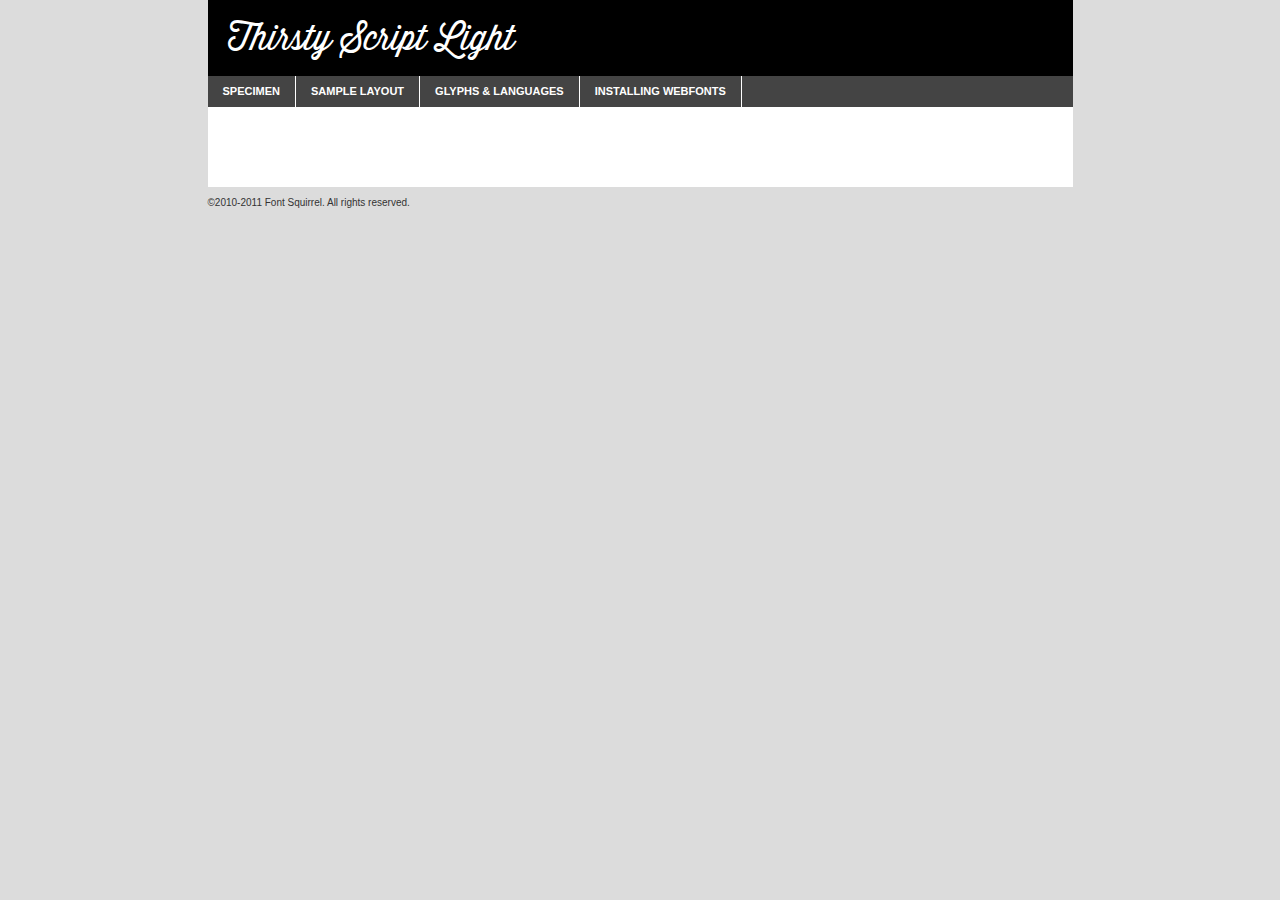
<file: stylesheets/fonts/thirstyscript/thirstyscriptlight-demo.html>
<!DOCTYPE html PUBLIC "-//W3C//DTD XHTML 1.0 Transitional//EN"
	"http://www.w3.org/TR/xhtml1/DTD/xhtml1-transitional.dtd">

<html xmlns="http://www.w3.org/1999/xhtml" xml:lang="en" lang="en">
<head>
	<meta http-equiv="Content-Type" content="text/html; charset=utf-8" />
	<script src="http://ajax.googleapis.com/ajax/libs/jquery/1.7.2/jquery.min.js" type="text/javascript" charset="utf-8"></script>
	<script src="specimen_files/easytabs.js" type="text/javascript" charset="utf-8"></script>
	<link rel="stylesheet" href="specimen_files/specimen_stylesheet.css" type="text/css" charset="utf-8" />
	<link rel="stylesheet" href="stylesheet.css" type="text/css" charset="utf-8" />

	<style type="text/css">
					body{
				font-family: 'thirsty_scriptlight';
							}
		</style>

	<title>Thirsty Script Light Specimen</title>
	
	
	<script type="text/javascript" charset="utf-8">
		$(document).ready(function() {
			$('#container').easyTabs({defaultContent:1});
		});
	</script>
</head>

<body>
<div id="container">
	<div id="header">
		Thirsty Script Light	</div>
	<ul class="tabs">
		<li><a href="#specimen">Specimen</a></li>
		<li><a href="#layout">Sample Layout</a></li>
				<li><a href="#glyphs">Glyphs &amp; Languages</a></li>
		<li><a href="#installing">Installing Webfonts</a></li>
		
	</ul>
	
	<div id="main_content">

		
			<div id="specimen">
		
				<div class="section">
					<div class="grid12 firstcol">
						<div class="huge">AaBb</div>
					</div>
				</div>
		
				<div class="section">
					<div class="glyph_range">A&#x200B;B&#x200b;C&#x200b;D&#x200b;E&#x200b;F&#x200b;G&#x200b;H&#x200b;I&#x200b;J&#x200b;K&#x200b;L&#x200b;M&#x200b;N&#x200b;O&#x200b;P&#x200b;Q&#x200b;R&#x200b;S&#x200b;T&#x200b;U&#x200b;V&#x200b;W&#x200b;X&#x200b;Y&#x200b;Z&#x200b;a&#x200b;b&#x200b;c&#x200b;d&#x200b;e&#x200b;f&#x200b;g&#x200b;h&#x200b;i&#x200b;j&#x200b;k&#x200b;l&#x200b;m&#x200b;n&#x200b;o&#x200b;p&#x200b;q&#x200b;r&#x200b;s&#x200b;t&#x200b;u&#x200b;v&#x200b;w&#x200b;x&#x200b;y&#x200b;z&#x200b;1&#x200b;2&#x200b;3&#x200b;4&#x200b;5&#x200b;6&#x200b;7&#x200b;8&#x200b;9&#x200b;0&#x200b;&amp;&#x200b;.&#x200b;,&#x200b;?&#x200b;!&#x200b;&#64;&#x200b;(&#x200b;)&#x200b;#&#x200b;$&#x200b;%&#x200b;*&#x200b;+&#x200b;-&#x200b;=&#x200b;:&#x200b;;</div>
				</div>
				<div class="section">
					<div class="grid12 firstcol">
						<table class="sample_table">
							<tr><td>10</td><td class="size10">abcdefghijklmnopqrstuvwxyzABCDEFGHIJKLMNOPQRSTUVWXYZ0123456789abcdefghijklmnopqrstuvwxyzABCDEFGHIJKLMNOPQRSTUVWXYZ0123456789abcdefghijklmnopqrstuvwxyzABCDEFGHIJKLMNOPQRSTUVWXYZ</td></tr>
							<tr><td>11</td><td class="size11">abcdefghijklmnopqrstuvwxyzABCDEFGHIJKLMNOPQRSTUVWXYZ0123456789abcdefghijklmnopqrstuvwxyzABCDEFGHIJKLMNOPQRSTUVWXYZ0123456789abcdefghijklmnopqrstuvwxyzABCDEFGHIJKLMNOPQRSTUVWXYZ</td></tr>
							<tr><td>12</td><td class="size12">abcdefghijklmnopqrstuvwxyzABCDEFGHIJKLMNOPQRSTUVWXYZ0123456789abcdefghijklmnopqrstuvwxyzABCDEFGHIJKLMNOPQRSTUVWXYZ0123456789abcdefghijklmnopqrstuvwxyzABCDEFGHIJKLMNOPQRSTUVWXYZ</td></tr>
							<tr><td>13</td><td class="size13">abcdefghijklmnopqrstuvwxyzABCDEFGHIJKLMNOPQRSTUVWXYZ0123456789abcdefghijklmnopqrstuvwxyzABCDEFGHIJKLMNOPQRSTUVWXYZ0123456789abcdefghijklmnopqrstuvwxyzABCDEFGHIJKLMNOPQRSTUVWXYZ</td></tr>
							<tr><td>14</td><td class="size14">abcdefghijklmnopqrstuvwxyzABCDEFGHIJKLMNOPQRSTUVWXYZ0123456789abcdefghijklmnopqrstuvwxyzABCDEFGHIJKLMNOPQRSTUVWXYZ0123456789abcdefghijklmnopqrstuvwxyzABCDEFGHIJKLMNOPQRSTUVWXYZ</td></tr>
							<tr><td>16</td><td class="size16">abcdefghijklmnopqrstuvwxyzABCDEFGHIJKLMNOPQRSTUVWXYZ0123456789abcdefghijklmnopqrstuvwxyzABCDEFGHIJKLMNOPQRSTUVWXYZ</td></tr>
							<tr><td>18</td><td class="size18">abcdefghijklmnopqrstuvwxyzABCDEFGHIJKLMNOPQRSTUVWXYZ0123456789abcdefghijklmnopqrstuvwxyzABCDEFGHIJKLMNOPQRSTUVWXYZ</td></tr>
							<tr><td>20</td><td class="size20">abcdefghijklmnopqrstuvwxyzABCDEFGHIJKLMNOPQRSTUVWXYZ0123456789abcdefghijklmnopqrstuvwxyzABCDEFGHIJKLMNOPQRSTUVWXYZ</td></tr>
							<tr><td>24</td><td class="size24">abcdefghijklmnopqrstuvwxyzABCDEFGHIJKLMNOPQRSTUVWXYZ0123456789abcdefghijklmnopqrstuvwxyzABCDEFGHIJKLMNOPQRSTUVWXYZ</td></tr>
							<tr><td>30</td><td class="size30">abcdefghijklmnopqrstuvwxyzABCDEFGHIJKLMNOPQRSTUVWXYZ0123456789abcdefghijklmnopqrstuvwxyzABCDEFGHIJKLMNOPQRSTUVWXYZ</td></tr>
							<tr><td>36</td><td class="size36">abcdefghijklmnopqrstuvwxyzABCDEFGHIJKLMNOPQRSTUVWXYZ0123456789abcdefghijklmnopqrstuvwxyzABCDEFGHIJKLMNOPQRSTUVWXYZ</td></tr>
							<tr><td>48</td><td class="size48">abcdefghijklmnopqrstuvwxyzABCDEFGHIJKLMNOPQRSTUVWXYZ0123456789abcdefghijklmnopqrstuvwxyzABCDEFGHIJKLMNOPQRSTUVWXYZ</td></tr>
							<tr><td>60</td><td class="size60">abcdefghijklmnopqrstuvwxyzABCDEFGHIJKLMNOPQRSTUVWXYZ0123456789abcdefghijklmnopqrstuvwxyzABCDEFGHIJKLMNOPQRSTUVWXYZ</td></tr>
							<tr><td>72</td><td class="size72">abcdefghijklmnopqrstuvwxyzABCDEFGHIJKLMNOPQRSTUVWXYZ0123456789abcdefghijklmnopqrstuvwxyzABCDEFGHIJKLMNOPQRSTUVWXYZ</td></tr>
							<tr><td>90</td><td class="size90">abcdefghijklmnopqrstuvwxyzABCDEFGHIJKLMNOPQRSTUVWXYZ0123456789abcdefghijklmnopqrstuvwxyzABCDEFGHIJKLMNOPQRSTUVWXYZ</td></tr>
						</table>
				
					</div>
			
				</div>
		
		
		
								<div class="section" id="bodycomparison">


										<div id="xheight">
				<div class="fontbody">&#xE000;&#xE000;&#xE000;&#xE000;&#xE000;&#xE000;&#xE000;&#xE000;&#xE000;&#xE000;&#xE000;&#xE000;&#xE000;&#xE000;&#xE000;&#xE000;&#xE000;&#xE000;&#xE000;&#xE000;&#xE000;&#xE000;&#xE000;&#xE000;&#xE000;&#xE000;&#xE000;&#xE000;&#xE000;&#xE000;&#xE000;&#xE000;&#xE000;&#xE000;&#xE000;&#xE000;&#xE000;&#xE000;&#xE000;&#xE000;&#xE000;&#xE000;&#xE000;&#xE000;&#xE000;&#xE000;&#xE000;&#xE000;&#xE000;&#xE000;&#xE000;&#xE000;&#xE000;&#xE000;&#xE000;&#xE000;&#xE000;&#xE000;&#xE000;&#xE000;&#xE000;&#xE000;&#xE000;&#xE000;&#xE000;&#xE000;&#xE000;&#xE000;&#xE000;&#xE000;&#xE000;&#xE000;&#xE000;&#xE000;&#xE000;&#xE000;&#xE000;&#xE000;&#xE000;&#xE000;&#xE000;&#xE000;&#xE000;&#xE000;&#xE000;&#xE000;&#xE000;&#xE000;&#xE000;&#xE000;&#xE000;&#xE000;&#xE000;&#xE000;&#xE000;&#xE000;&#xE000;&#xE000;&#xE000;body</div><div class="arialbody">body</div><div class="verdanabody">body</div><div class="georgiabody">body</div></div>
										<div class="fontbody" style="z-index:1">
											body<span>Thirsty Script Light</span>
										</div>
										<div class="arialbody" style="z-index:1">
											body<span>Arial</span>
										</div>
										<div class="verdanabody" style="z-index:1">
											body<span>Verdana</span>
										</div>
										<div class="georgiabody" style="z-index:1">
											body<span>Georgia</span>
										</div>



								</div>
		
		
				<div class="section psample psample_row1" id="">
					
					<div class="grid2 firstcol">
						<p class="size10"><span>10.</span>Aenean lacinia bibendum nulla sed consectetur. Fusce dapibus, tellus ac cursus commodo, tortor mauris condimentum nibh, ut fermentum massa justo sit amet risus. Nullam id dolor id nibh ultricies vehicula ut id elit. Cum sociis natoque penatibus et magnis dis parturient montes, nascetur ridiculus mus. Nulla vitae elit libero, a pharetra augue.</p>
			
					</div>
					<div class="grid3">
						<p class="size11"><span>11.</span>Aenean lacinia bibendum nulla sed consectetur. Fusce dapibus, tellus ac cursus commodo, tortor mauris condimentum nibh, ut fermentum massa justo sit amet risus. Nullam id dolor id nibh ultricies vehicula ut id elit. Cum sociis natoque penatibus et magnis dis parturient montes, nascetur ridiculus mus. Nulla vitae elit libero, a pharetra augue.</p>
			
					</div>
					<div class="grid3">
						<p class="size12"><span>12.</span>Aenean lacinia bibendum nulla sed consectetur. Fusce dapibus, tellus ac cursus commodo, tortor mauris condimentum nibh, ut fermentum massa justo sit amet risus. Nullam id dolor id nibh ultricies vehicula ut id elit. Cum sociis natoque penatibus et magnis dis parturient montes, nascetur ridiculus mus. Nulla vitae elit libero, a pharetra augue.</p>
			
					</div>
					<div class="grid4">
						<p class="size13"><span>13.</span>Aenean lacinia bibendum nulla sed consectetur. Fusce dapibus, tellus ac cursus commodo, tortor mauris condimentum nibh, ut fermentum massa justo sit amet risus. Nullam id dolor id nibh ultricies vehicula ut id elit. Cum sociis natoque penatibus et magnis dis parturient montes, nascetur ridiculus mus. Nulla vitae elit libero, a pharetra augue.</p>
			
					</div>
					<div class="white_blend"></div>
					
				</div>
				<div class="section psample psample_row2" id="">
					<div class="grid3 firstcol">
						<p class="size14"><span>14.</span>Aenean lacinia bibendum nulla sed consectetur. Fusce dapibus, tellus ac cursus commodo, tortor mauris condimentum nibh, ut fermentum massa justo sit amet risus. Nullam id dolor id nibh ultricies vehicula ut id elit. Cum sociis natoque penatibus et magnis dis parturient montes, nascetur ridiculus mus. Nulla vitae elit libero, a pharetra augue.</p>
			
					</div>
					<div class="grid4">
						<p class="size16"><span>16.</span>Aenean lacinia bibendum nulla sed consectetur. Fusce dapibus, tellus ac cursus commodo, tortor mauris condimentum nibh, ut fermentum massa justo sit amet risus. Nullam id dolor id nibh ultricies vehicula ut id elit. Cum sociis natoque penatibus et magnis dis parturient montes, nascetur ridiculus mus. Nulla vitae elit libero, a pharetra augue.</p>
			
					</div>
					<div class="grid5">
						<p class="size18"><span>18.</span>Aenean lacinia bibendum nulla sed consectetur. Fusce dapibus, tellus ac cursus commodo, tortor mauris condimentum nibh, ut fermentum massa justo sit amet risus. Nullam id dolor id nibh ultricies vehicula ut id elit. Cum sociis natoque penatibus et magnis dis parturient montes, nascetur ridiculus mus. Nulla vitae elit libero, a pharetra augue.</p>
			
					</div>

					<div class="white_blend"></div>

				</div>
				
				<div class="section psample psample_row3" id="">
					<div class="grid5 firstcol">
						<p class="size20"><span>20.</span>Aenean lacinia bibendum nulla sed consectetur. Fusce dapibus, tellus ac cursus commodo, tortor mauris condimentum nibh, ut fermentum massa justo sit amet risus. Nullam id dolor id nibh ultricies vehicula ut id elit. Cum sociis natoque penatibus et magnis dis parturient montes, nascetur ridiculus mus. Nulla vitae elit libero, a pharetra augue.</p>
					</div>
					<div class="grid7">
						<p class="size24"><span>24.</span>Aenean lacinia bibendum nulla sed consectetur. Fusce dapibus, tellus ac cursus commodo, tortor mauris condimentum nibh, ut fermentum massa justo sit amet risus. Nullam id dolor id nibh ultricies vehicula ut id elit. Cum sociis natoque penatibus et magnis dis parturient montes, nascetur ridiculus mus. Nulla vitae elit libero, a pharetra augue.</p>
					</div>
					
					<div class="white_blend"></div>
					
				</div>
				
				<div class="section psample psample_row4" id="">
					<div class="grid12 firstcol">
						<p class="size30"><span>30.</span>Aenean lacinia bibendum nulla sed consectetur. Fusce dapibus, tellus ac cursus commodo, tortor mauris condimentum nibh, ut fermentum massa justo sit amet risus. Nullam id dolor id nibh ultricies vehicula ut id elit. Cum sociis natoque penatibus et magnis dis parturient montes, nascetur ridiculus mus. Nulla vitae elit libero, a pharetra augue.</p>
					</div>
					<div class="white_blend"></div>
					
				</div>
				
				
				
				<div class="section psample psample_row1 fullreverse">
					<div class="grid2 firstcol">
						<p class="size10"><span>10.</span>Aenean lacinia bibendum nulla sed consectetur. Fusce dapibus, tellus ac cursus commodo, tortor mauris condimentum nibh, ut fermentum massa justo sit amet risus. Nullam id dolor id nibh ultricies vehicula ut id elit. Cum sociis natoque penatibus et magnis dis parturient montes, nascetur ridiculus mus. Nulla vitae elit libero, a pharetra augue.</p>
			
					</div>
					<div class="grid3">
						<p class="size11"><span>11.</span>Aenean lacinia bibendum nulla sed consectetur. Fusce dapibus, tellus ac cursus commodo, tortor mauris condimentum nibh, ut fermentum massa justo sit amet risus. Nullam id dolor id nibh ultricies vehicula ut id elit. Cum sociis natoque penatibus et magnis dis parturient montes, nascetur ridiculus mus. Nulla vitae elit libero, a pharetra augue.</p>
			
					</div>
					<div class="grid3">
						<p class="size12"><span>12.</span>Aenean lacinia bibendum nulla sed consectetur. Fusce dapibus, tellus ac cursus commodo, tortor mauris condimentum nibh, ut fermentum massa justo sit amet risus. Nullam id dolor id nibh ultricies vehicula ut id elit. Cum sociis natoque penatibus et magnis dis parturient montes, nascetur ridiculus mus. Nulla vitae elit libero, a pharetra augue.</p>
			
					</div>
					<div class="grid4">
						<p class="size13"><span>13.</span>Aenean lacinia bibendum nulla sed consectetur. Fusce dapibus, tellus ac cursus commodo, tortor mauris condimentum nibh, ut fermentum massa justo sit amet risus. Nullam id dolor id nibh ultricies vehicula ut id elit. Cum sociis natoque penatibus et magnis dis parturient montes, nascetur ridiculus mus. Nulla vitae elit libero, a pharetra augue.</p>
			
					</div>
					<div class="black_blend"></div>
					
				</div>
				
				<div class="section psample psample_row2 fullreverse">
					<div class="grid3 firstcol">
						<p class="size14"><span>14.</span>Aenean lacinia bibendum nulla sed consectetur. Fusce dapibus, tellus ac cursus commodo, tortor mauris condimentum nibh, ut fermentum massa justo sit amet risus. Nullam id dolor id nibh ultricies vehicula ut id elit. Cum sociis natoque penatibus et magnis dis parturient montes, nascetur ridiculus mus. Nulla vitae elit libero, a pharetra augue.</p>
			
					</div>
					<div class="grid4">
						<p class="size16"><span>16.</span>Aenean lacinia bibendum nulla sed consectetur. Fusce dapibus, tellus ac cursus commodo, tortor mauris condimentum nibh, ut fermentum massa justo sit amet risus. Nullam id dolor id nibh ultricies vehicula ut id elit. Cum sociis natoque penatibus et magnis dis parturient montes, nascetur ridiculus mus. Nulla vitae elit libero, a pharetra augue.</p>
			
					</div>
					<div class="grid5">
						<p class="size18"><span>18.</span>Aenean lacinia bibendum nulla sed consectetur. Fusce dapibus, tellus ac cursus commodo, tortor mauris condimentum nibh, ut fermentum massa justo sit amet risus. Nullam id dolor id nibh ultricies vehicula ut id elit. Cum sociis natoque penatibus et magnis dis parturient montes, nascetur ridiculus mus. Nulla vitae elit libero, a pharetra augue.</p>
			
					</div>
					<div class="black_blend"></div>

				</div>
				
				<div class="section psample fullreverse psample_row3" id="">
					<div class="grid5 firstcol">
						<p class="size20"><span>20.</span>Aenean lacinia bibendum nulla sed consectetur. Fusce dapibus, tellus ac cursus commodo, tortor mauris condimentum nibh, ut fermentum massa justo sit amet risus. Nullam id dolor id nibh ultricies vehicula ut id elit. Cum sociis natoque penatibus et magnis dis parturient montes, nascetur ridiculus mus. Nulla vitae elit libero, a pharetra augue.</p>
					</div>
					<div class="grid7">
						<p class="size24"><span>24.</span>Aenean lacinia bibendum nulla sed consectetur. Fusce dapibus, tellus ac cursus commodo, tortor mauris condimentum nibh, ut fermentum massa justo sit amet risus. Nullam id dolor id nibh ultricies vehicula ut id elit. Cum sociis natoque penatibus et magnis dis parturient montes, nascetur ridiculus mus. Nulla vitae elit libero, a pharetra augue.</p>
					</div>
					
					<div class="black_blend"></div>
					
				</div>
				
				<div class="section psample fullreverse psample_row4" id="" style="border-bottom: 20px #000 solid;">
					<div class="grid12 firstcol">
						<p class="size30"><span>30.</span>Aenean lacinia bibendum nulla sed consectetur. Fusce dapibus, tellus ac cursus commodo, tortor mauris condimentum nibh, ut fermentum massa justo sit amet risus. Nullam id dolor id nibh ultricies vehicula ut id elit. Cum sociis natoque penatibus et magnis dis parturient montes, nascetur ridiculus mus. Nulla vitae elit libero, a pharetra augue.</p>
					</div>
					<div class="black_blend"></div>
					
				</div>
				
				
				
				
			</div>
			
			<div id="layout">
				
				<div class="section">
					
					<div class="grid12 firstcol">
						<h1>Lorem Ipsum Dolor</h1>
						<h2>Etiam porta sem malesuada magna mollis euismod</h2>
						
						<p class="byline">By <a href="#link">Aenean Lacinia</a></p>
					</div>
				</div>
				<div class="section">
					<div class="grid8 firstcol">
						<p class="large">Donec sed odio dui. Morbi leo risus, porta ac consectetur ac, vestibulum at eros. Fusce dapibus, tellus ac cursus commodo, tortor mauris condimentum nibh, ut fermentum massa justo sit amet risus. </p>

						
						<h3>Pellentesque ornare sem</h3>

						<p>Maecenas sed diam eget risus varius blandit sit amet non magna. Maecenas faucibus mollis interdum. Donec ullamcorper nulla non metus auctor fringilla. Nullam id dolor id nibh ultricies vehicula ut id elit. Nullam id dolor id nibh ultricies vehicula ut id elit. </p>

						<p>Aenean eu leo quam. Pellentesque ornare sem lacinia quam venenatis vestibulum. Lorem ipsum dolor sit amet, consectetur adipiscing elit. Cum sociis natoque penatibus et magnis dis parturient montes, nascetur ridiculus mus. </p>

						<p>Nulla vitae elit libero, a pharetra augue. Praesent commodo cursus magna, vel scelerisque nisl consectetur et. Aenean lacinia bibendum nulla sed consectetur. </p>

						<p>Nullam quis risus eget urna mollis ornare vel eu leo. Nullam quis risus eget urna mollis ornare vel eu leo. Maecenas sed diam eget risus varius blandit sit amet non magna. Donec ullamcorper nulla non metus auctor fringilla. </p>

						<h3>Cras mattis consectetur</h3>

						<p>Aenean eu leo quam. Pellentesque ornare sem lacinia quam venenatis vestibulum. Aenean lacinia bibendum nulla sed consectetur. Integer posuere erat a ante venenatis dapibus posuere velit aliquet. Cras mattis consectetur purus sit amet fermentum. </p>

						<p>Nullam id dolor id nibh ultricies vehicula ut id elit. Nullam quis risus eget urna mollis ornare vel eu leo. Cras mattis consectetur purus sit amet fermentum.</p>
					</div>
					
					<div class="grid4 sidebar">
						
						<div class="box reverse">
							<p class="last">Nullam quis risus eget urna mollis ornare vel eu leo. Donec ullamcorper nulla non metus auctor fringilla. Cras mattis consectetur purus sit amet fermentum. Sed posuere consectetur est at lobortis. Lorem ipsum dolor sit amet, consectetur adipiscing elit. </p>
						</div>
						
						<p class="caption">Maecenas sed diam eget risus varius.</p>

						<p>Vestibulum id ligula porta felis euismod semper. Integer posuere erat a ante venenatis dapibus posuere velit aliquet. Vestibulum id ligula porta felis euismod semper. Sed posuere consectetur est at lobortis. Maecenas sed diam eget risus varius blandit sit amet non magna. Fusce dapibus, tellus ac cursus commodo, tortor mauris condimentum nibh, ut fermentum massa justo sit amet risus. </p>

					

						<p>Duis mollis, est non commodo luctus, nisi erat porttitor ligula, eget lacinia odio sem nec elit. Aenean lacinia bibendum nulla sed consectetur. Vivamus sagittis lacus vel augue laoreet rutrum faucibus dolor auctor. Aenean lacinia bibendum nulla sed consectetur. Nullam quis risus eget urna mollis ornare vel eu leo. </p>

						<p>Praesent commodo cursus magna, vel scelerisque nisl consectetur et. Donec ullamcorper nulla non metus auctor fringilla. Maecenas faucibus mollis interdum. Fusce dapibus, tellus ac cursus commodo, tortor mauris condimentum nibh, ut fermentum massa justo sit amet risus. </p>

					</div>
				</div>
				
			</div>


			



		<div id="glyphs">
			<div class="section">
				<div class="grid12 firstcol">
			
				<h1>Language Support</h1>
				<p>The subset of Thirsty Script Light in this kit supports the following languages:<br />
			
					Albanian, Bosnian, Croatian, Czech, Danish, Dutch, English, Estonian, Faroese, French, German, Hungarian, Icelandic, Italian, Malagasy, Norwegian, Polish, Portuguese, Serbian, Slovak, Slovenian, Spanish, Swedish				</p>
				<h1>Glyph Chart</h1>
				<p>The subset of Thirsty Script Light in this kit includes all the glyphs listed below. Unicode entities are included above each glyph to help you insert individual characters into your layout.</p>
				<div id="glyph_chart">
			
																														 <div><p>&amp;#13;</p>&#13;</div>
																				 <div><p>&amp;#32;</p>&#32;</div>
																				 <div><p>&amp;#33;</p>&#33;</div>
																				 <div><p>&amp;#34;</p>&#34;</div>
																				 <div><p>&amp;#35;</p>&#35;</div>
																				 <div><p>&amp;#36;</p>&#36;</div>
																				 <div><p>&amp;#37;</p>&#37;</div>
																				 <div><p>&amp;#38;</p>&#38;</div>
																				 <div><p>&amp;#39;</p>&#39;</div>
																				 <div><p>&amp;#40;</p>&#40;</div>
																				 <div><p>&amp;#41;</p>&#41;</div>
																				 <div><p>&amp;#42;</p>&#42;</div>
																				 <div><p>&amp;#43;</p>&#43;</div>
																				 <div><p>&amp;#44;</p>&#44;</div>
																				 <div><p>&amp;#45;</p>&#45;</div>
																				 <div><p>&amp;#46;</p>&#46;</div>
																				 <div><p>&amp;#47;</p>&#47;</div>
																				 <div><p>&amp;#48;</p>&#48;</div>
																				 <div><p>&amp;#49;</p>&#49;</div>
																				 <div><p>&amp;#50;</p>&#50;</div>
																				 <div><p>&amp;#51;</p>&#51;</div>
																				 <div><p>&amp;#52;</p>&#52;</div>
																				 <div><p>&amp;#53;</p>&#53;</div>
																				 <div><p>&amp;#54;</p>&#54;</div>
																				 <div><p>&amp;#55;</p>&#55;</div>
																				 <div><p>&amp;#56;</p>&#56;</div>
																				 <div><p>&amp;#57;</p>&#57;</div>
																				 <div><p>&amp;#58;</p>&#58;</div>
																				 <div><p>&amp;#59;</p>&#59;</div>
																				 <div><p>&amp;#60;</p>&#60;</div>
																				 <div><p>&amp;#61;</p>&#61;</div>
																				 <div><p>&amp;#62;</p>&#62;</div>
																				 <div><p>&amp;#63;</p>&#63;</div>
																				 <div><p>&amp;#64;</p>&#64;</div>
																				 <div><p>&amp;#65;</p>&#65;</div>
																				 <div><p>&amp;#66;</p>&#66;</div>
																				 <div><p>&amp;#67;</p>&#67;</div>
																				 <div><p>&amp;#68;</p>&#68;</div>
																				 <div><p>&amp;#69;</p>&#69;</div>
																				 <div><p>&amp;#70;</p>&#70;</div>
																				 <div><p>&amp;#71;</p>&#71;</div>
																				 <div><p>&amp;#72;</p>&#72;</div>
																				 <div><p>&amp;#73;</p>&#73;</div>
																				 <div><p>&amp;#74;</p>&#74;</div>
																				 <div><p>&amp;#75;</p>&#75;</div>
																				 <div><p>&amp;#76;</p>&#76;</div>
																				 <div><p>&amp;#77;</p>&#77;</div>
																				 <div><p>&amp;#78;</p>&#78;</div>
																				 <div><p>&amp;#79;</p>&#79;</div>
																				 <div><p>&amp;#80;</p>&#80;</div>
																				 <div><p>&amp;#81;</p>&#81;</div>
																				 <div><p>&amp;#82;</p>&#82;</div>
																				 <div><p>&amp;#83;</p>&#83;</div>
																				 <div><p>&amp;#84;</p>&#84;</div>
																				 <div><p>&amp;#85;</p>&#85;</div>
																				 <div><p>&amp;#86;</p>&#86;</div>
																				 <div><p>&amp;#87;</p>&#87;</div>
																				 <div><p>&amp;#88;</p>&#88;</div>
																				 <div><p>&amp;#89;</p>&#89;</div>
																				 <div><p>&amp;#90;</p>&#90;</div>
																				 <div><p>&amp;#91;</p>&#91;</div>
																				 <div><p>&amp;#92;</p>&#92;</div>
																				 <div><p>&amp;#93;</p>&#93;</div>
																				 <div><p>&amp;#94;</p>&#94;</div>
																				 <div><p>&amp;#95;</p>&#95;</div>
																				 <div><p>&amp;#96;</p>&#96;</div>
																				 <div><p>&amp;#97;</p>&#97;</div>
																				 <div><p>&amp;#98;</p>&#98;</div>
																				 <div><p>&amp;#99;</p>&#99;</div>
																				 <div><p>&amp;#100;</p>&#100;</div>
																				 <div><p>&amp;#101;</p>&#101;</div>
																				 <div><p>&amp;#102;</p>&#102;</div>
																				 <div><p>&amp;#103;</p>&#103;</div>
																				 <div><p>&amp;#104;</p>&#104;</div>
																				 <div><p>&amp;#105;</p>&#105;</div>
																				 <div><p>&amp;#106;</p>&#106;</div>
																				 <div><p>&amp;#107;</p>&#107;</div>
																				 <div><p>&amp;#108;</p>&#108;</div>
																				 <div><p>&amp;#109;</p>&#109;</div>
																				 <div><p>&amp;#110;</p>&#110;</div>
																				 <div><p>&amp;#111;</p>&#111;</div>
																				 <div><p>&amp;#112;</p>&#112;</div>
																				 <div><p>&amp;#113;</p>&#113;</div>
																				 <div><p>&amp;#114;</p>&#114;</div>
																				 <div><p>&amp;#115;</p>&#115;</div>
																				 <div><p>&amp;#116;</p>&#116;</div>
																				 <div><p>&amp;#117;</p>&#117;</div>
																				 <div><p>&amp;#118;</p>&#118;</div>
																				 <div><p>&amp;#119;</p>&#119;</div>
																				 <div><p>&amp;#120;</p>&#120;</div>
																				 <div><p>&amp;#121;</p>&#121;</div>
																				 <div><p>&amp;#122;</p>&#122;</div>
																				 <div><p>&amp;#123;</p>&#123;</div>
																				 <div><p>&amp;#124;</p>&#124;</div>
																				 <div><p>&amp;#125;</p>&#125;</div>
																				 <div><p>&amp;#126;</p>&#126;</div>
																				 <div><p>&amp;#160;</p>&#160;</div>
																				 <div><p>&amp;#161;</p>&#161;</div>
																				 <div><p>&amp;#162;</p>&#162;</div>
																				 <div><p>&amp;#163;</p>&#163;</div>
																				 <div><p>&amp;#164;</p>&#164;</div>
																				 <div><p>&amp;#165;</p>&#165;</div>
																				 <div><p>&amp;#166;</p>&#166;</div>
																				 <div><p>&amp;#167;</p>&#167;</div>
																				 <div><p>&amp;#168;</p>&#168;</div>
																				 <div><p>&amp;#169;</p>&#169;</div>
																				 <div><p>&amp;#170;</p>&#170;</div>
																				 <div><p>&amp;#171;</p>&#171;</div>
																				 <div><p>&amp;#172;</p>&#172;</div>
																				 <div><p>&amp;#173;</p>&#173;</div>
																				 <div><p>&amp;#174;</p>&#174;</div>
																				 <div><p>&amp;#175;</p>&#175;</div>
																				 <div><p>&amp;#176;</p>&#176;</div>
																				 <div><p>&amp;#177;</p>&#177;</div>
																				 <div><p>&amp;#178;</p>&#178;</div>
																				 <div><p>&amp;#179;</p>&#179;</div>
																				 <div><p>&amp;#180;</p>&#180;</div>
																				 <div><p>&amp;#181;</p>&#181;</div>
																				 <div><p>&amp;#182;</p>&#182;</div>
																				 <div><p>&amp;#183;</p>&#183;</div>
																				 <div><p>&amp;#184;</p>&#184;</div>
																				 <div><p>&amp;#185;</p>&#185;</div>
																				 <div><p>&amp;#186;</p>&#186;</div>
																				 <div><p>&amp;#187;</p>&#187;</div>
																				 <div><p>&amp;#188;</p>&#188;</div>
																				 <div><p>&amp;#189;</p>&#189;</div>
																				 <div><p>&amp;#190;</p>&#190;</div>
																				 <div><p>&amp;#191;</p>&#191;</div>
																				 <div><p>&amp;#192;</p>&#192;</div>
																				 <div><p>&amp;#193;</p>&#193;</div>
																				 <div><p>&amp;#194;</p>&#194;</div>
																				 <div><p>&amp;#195;</p>&#195;</div>
																				 <div><p>&amp;#196;</p>&#196;</div>
																				 <div><p>&amp;#197;</p>&#197;</div>
																				 <div><p>&amp;#198;</p>&#198;</div>
																				 <div><p>&amp;#199;</p>&#199;</div>
																				 <div><p>&amp;#200;</p>&#200;</div>
																				 <div><p>&amp;#201;</p>&#201;</div>
																				 <div><p>&amp;#202;</p>&#202;</div>
																				 <div><p>&amp;#203;</p>&#203;</div>
																				 <div><p>&amp;#204;</p>&#204;</div>
																				 <div><p>&amp;#205;</p>&#205;</div>
																				 <div><p>&amp;#206;</p>&#206;</div>
																				 <div><p>&amp;#207;</p>&#207;</div>
																				 <div><p>&amp;#208;</p>&#208;</div>
																				 <div><p>&amp;#209;</p>&#209;</div>
																				 <div><p>&amp;#210;</p>&#210;</div>
																				 <div><p>&amp;#211;</p>&#211;</div>
																				 <div><p>&amp;#212;</p>&#212;</div>
																				 <div><p>&amp;#213;</p>&#213;</div>
																				 <div><p>&amp;#214;</p>&#214;</div>
																				 <div><p>&amp;#215;</p>&#215;</div>
																				 <div><p>&amp;#216;</p>&#216;</div>
																				 <div><p>&amp;#217;</p>&#217;</div>
																				 <div><p>&amp;#218;</p>&#218;</div>
																				 <div><p>&amp;#219;</p>&#219;</div>
																				 <div><p>&amp;#220;</p>&#220;</div>
																				 <div><p>&amp;#221;</p>&#221;</div>
																				 <div><p>&amp;#222;</p>&#222;</div>
																				 <div><p>&amp;#223;</p>&#223;</div>
																				 <div><p>&amp;#224;</p>&#224;</div>
																				 <div><p>&amp;#225;</p>&#225;</div>
																				 <div><p>&amp;#226;</p>&#226;</div>
																				 <div><p>&amp;#227;</p>&#227;</div>
																				 <div><p>&amp;#228;</p>&#228;</div>
																				 <div><p>&amp;#229;</p>&#229;</div>
																				 <div><p>&amp;#230;</p>&#230;</div>
																				 <div><p>&amp;#231;</p>&#231;</div>
																				 <div><p>&amp;#232;</p>&#232;</div>
																				 <div><p>&amp;#233;</p>&#233;</div>
																				 <div><p>&amp;#234;</p>&#234;</div>
																				 <div><p>&amp;#235;</p>&#235;</div>
																				 <div><p>&amp;#236;</p>&#236;</div>
																				 <div><p>&amp;#237;</p>&#237;</div>
																				 <div><p>&amp;#238;</p>&#238;</div>
																				 <div><p>&amp;#239;</p>&#239;</div>
																				 <div><p>&amp;#240;</p>&#240;</div>
																				 <div><p>&amp;#241;</p>&#241;</div>
																				 <div><p>&amp;#242;</p>&#242;</div>
																				 <div><p>&amp;#243;</p>&#243;</div>
																				 <div><p>&amp;#244;</p>&#244;</div>
																				 <div><p>&amp;#245;</p>&#245;</div>
																				 <div><p>&amp;#246;</p>&#246;</div>
																				 <div><p>&amp;#247;</p>&#247;</div>
																				 <div><p>&amp;#248;</p>&#248;</div>
																				 <div><p>&amp;#249;</p>&#249;</div>
																				 <div><p>&amp;#250;</p>&#250;</div>
																				 <div><p>&amp;#251;</p>&#251;</div>
																				 <div><p>&amp;#252;</p>&#252;</div>
																				 <div><p>&amp;#253;</p>&#253;</div>
																				 <div><p>&amp;#254;</p>&#254;</div>
																				 <div><p>&amp;#255;</p>&#255;</div>
																				 <div><p>&amp;#258;</p>&#258;</div>
																				 <div><p>&amp;#259;</p>&#259;</div>
																				 <div><p>&amp;#260;</p>&#260;</div>
																				 <div><p>&amp;#261;</p>&#261;</div>
																				 <div><p>&amp;#262;</p>&#262;</div>
																				 <div><p>&amp;#263;</p>&#263;</div>
																				 <div><p>&amp;#268;</p>&#268;</div>
																				 <div><p>&amp;#269;</p>&#269;</div>
																				 <div><p>&amp;#270;</p>&#270;</div>
																				 <div><p>&amp;#271;</p>&#271;</div>
																				 <div><p>&amp;#272;</p>&#272;</div>
																				 <div><p>&amp;#273;</p>&#273;</div>
																				 <div><p>&amp;#280;</p>&#280;</div>
																				 <div><p>&amp;#281;</p>&#281;</div>
																				 <div><p>&amp;#282;</p>&#282;</div>
																				 <div><p>&amp;#283;</p>&#283;</div>
																				 <div><p>&amp;#305;</p>&#305;</div>
																				 <div><p>&amp;#313;</p>&#313;</div>
																				 <div><p>&amp;#314;</p>&#314;</div>
																				 <div><p>&amp;#317;</p>&#317;</div>
																				 <div><p>&amp;#318;</p>&#318;</div>
																				 <div><p>&amp;#321;</p>&#321;</div>
																				 <div><p>&amp;#322;</p>&#322;</div>
																				 <div><p>&amp;#323;</p>&#323;</div>
																				 <div><p>&amp;#324;</p>&#324;</div>
																				 <div><p>&amp;#327;</p>&#327;</div>
																				 <div><p>&amp;#328;</p>&#328;</div>
																				 <div><p>&amp;#336;</p>&#336;</div>
																				 <div><p>&amp;#337;</p>&#337;</div>
																				 <div><p>&amp;#338;</p>&#338;</div>
																				 <div><p>&amp;#339;</p>&#339;</div>
																				 <div><p>&amp;#340;</p>&#340;</div>
																				 <div><p>&amp;#341;</p>&#341;</div>
																				 <div><p>&amp;#344;</p>&#344;</div>
																				 <div><p>&amp;#345;</p>&#345;</div>
																				 <div><p>&amp;#346;</p>&#346;</div>
																				 <div><p>&amp;#347;</p>&#347;</div>
																				 <div><p>&amp;#350;</p>&#350;</div>
																				 <div><p>&amp;#351;</p>&#351;</div>
																				 <div><p>&amp;#352;</p>&#352;</div>
																				 <div><p>&amp;#353;</p>&#353;</div>
																				 <div><p>&amp;#354;</p>&#354;</div>
																				 <div><p>&amp;#355;</p>&#355;</div>
																				 <div><p>&amp;#356;</p>&#356;</div>
																				 <div><p>&amp;#357;</p>&#357;</div>
																				 <div><p>&amp;#366;</p>&#366;</div>
																				 <div><p>&amp;#367;</p>&#367;</div>
																				 <div><p>&amp;#368;</p>&#368;</div>
																				 <div><p>&amp;#369;</p>&#369;</div>
																				 <div><p>&amp;#376;</p>&#376;</div>
																				 <div><p>&amp;#377;</p>&#377;</div>
																				 <div><p>&amp;#378;</p>&#378;</div>
																				 <div><p>&amp;#379;</p>&#379;</div>
																				 <div><p>&amp;#380;</p>&#380;</div>
																				 <div><p>&amp;#381;</p>&#381;</div>
																				 <div><p>&amp;#382;</p>&#382;</div>
																				 <div><p>&amp;#402;</p>&#402;</div>
																				 <div><p>&amp;#710;</p>&#710;</div>
																				 <div><p>&amp;#711;</p>&#711;</div>
																				 <div><p>&amp;#728;</p>&#728;</div>
																				 <div><p>&amp;#729;</p>&#729;</div>
																				 <div><p>&amp;#730;</p>&#730;</div>
																				 <div><p>&amp;#731;</p>&#731;</div>
																				 <div><p>&amp;#732;</p>&#732;</div>
																				 <div><p>&amp;#733;</p>&#733;</div>
																				 <div><p>&amp;#8192;</p>&#8192;</div>
																				 <div><p>&amp;#8193;</p>&#8193;</div>
																				 <div><p>&amp;#8194;</p>&#8194;</div>
																				 <div><p>&amp;#8195;</p>&#8195;</div>
																				 <div><p>&amp;#8196;</p>&#8196;</div>
																				 <div><p>&amp;#8197;</p>&#8197;</div>
																				 <div><p>&amp;#8198;</p>&#8198;</div>
																				 <div><p>&amp;#8199;</p>&#8199;</div>
																				 <div><p>&amp;#8200;</p>&#8200;</div>
																				 <div><p>&amp;#8201;</p>&#8201;</div>
																				 <div><p>&amp;#8202;</p>&#8202;</div>
																				 <div><p>&amp;#8208;</p>&#8208;</div>
																				 <div><p>&amp;#8209;</p>&#8209;</div>
																				 <div><p>&amp;#8210;</p>&#8210;</div>
																				 <div><p>&amp;#8211;</p>&#8211;</div>
																				 <div><p>&amp;#8212;</p>&#8212;</div>
																				 <div><p>&amp;#8216;</p>&#8216;</div>
																				 <div><p>&amp;#8217;</p>&#8217;</div>
																				 <div><p>&amp;#8218;</p>&#8218;</div>
																				 <div><p>&amp;#8220;</p>&#8220;</div>
																				 <div><p>&amp;#8221;</p>&#8221;</div>
																				 <div><p>&amp;#8222;</p>&#8222;</div>
																				 <div><p>&amp;#8224;</p>&#8224;</div>
																				 <div><p>&amp;#8225;</p>&#8225;</div>
																				 <div><p>&amp;#8226;</p>&#8226;</div>
																				 <div><p>&amp;#8230;</p>&#8230;</div>
																				 <div><p>&amp;#8239;</p>&#8239;</div>
																				 <div><p>&amp;#8240;</p>&#8240;</div>
																				 <div><p>&amp;#8249;</p>&#8249;</div>
																				 <div><p>&amp;#8250;</p>&#8250;</div>
																				 <div><p>&amp;#8260;</p>&#8260;</div>
																				 <div><p>&amp;#8287;</p>&#8287;</div>
																				 <div><p>&amp;#8304;</p>&#8304;</div>
																				 <div><p>&amp;#8308;</p>&#8308;</div>
																				 <div><p>&amp;#8309;</p>&#8309;</div>
																				 <div><p>&amp;#8310;</p>&#8310;</div>
																				 <div><p>&amp;#8311;</p>&#8311;</div>
																				 <div><p>&amp;#8312;</p>&#8312;</div>
																				 <div><p>&amp;#8313;</p>&#8313;</div>
																				 <div><p>&amp;#8364;</p>&#8364;</div>
																				 <div><p>&amp;#8482;</p>&#8482;</div>
																				 <div><p>&amp;#8722;</p>&#8722;</div>
																				 <div><p>&amp;#8804;</p>&#8804;</div>
																				 <div><p>&amp;#8805;</p>&#8805;</div>
																				 <div><p>&amp;#57344;</p>&#57344;</div>
																				 <div><p>&amp;#64257;</p>&#64257;</div>
																				 <div><p>&amp;#64258;</p>&#64258;</div>
																																																																																																																																																																																																																																																																																																																																																																																																																																																																																																																																																																																																																																																																																																																																																																																																																																																																																																																																		</div>	
				</div>
		
		
			</div>
		</div>
		
		
		<div id="specs">
			
		</div>
	
		<div id="installing">
			<div class="section">
				<div class="grid7 firstcol">
					<h1>Installing Webfonts</h1>
					
					<p>Webfonts are supported by all major browser platforms but not all in the same way. There are currently four different font formats that must be included in order to target all browsers. This includes TTF, WOFF, EOT and SVG.</p>
					
					<h2>1. Upload your webfonts</h2>
					<p>You must upload your webfont kit to your website. They should be in or near the same directory as your CSS files.</p>
					
					<h2>2. Include the webfont stylesheet</h2>
					<p>A special CSS @font-face declaration helps the various browsers select the appropriate font it needs without causing you a bunch of headaches. Learn more about this syntax by reading the <a href="http://www.fontspring.com/blog/further-hardening-of-the-bulletproof-syntax">Fontspring blog post</a> about it. The code for it is as follows:</p>


<code>
@font-face{ 
	font-family: 'MyWebFont';
	src: url('WebFont.eot');
	src: url('WebFont.eot?#iefix') format('embedded-opentype'),
	     url('WebFont.woff') format('woff'),
	     url('WebFont.ttf') format('truetype'),
	     url('WebFont.svg#webfont') format('svg');
}
</code>

	<p>We've already gone ahead and generated the code for you. All you have to do is link to the stylesheet in your HTML, like this:</p>
	<code>&lt;link rel=&quot;stylesheet&quot; href=&quot;stylesheet.css&quot; type=&quot;text/css&quot; charset=&quot;utf-8&quot; /&gt;</code>

					<h2>3. Modify your own stylesheet</h2>
					<p>To take advantage of your new fonts, you must tell your stylesheet to use them. Look at the original @font-face declaration above and find the property called "font-family." The name linked there will be what you use to reference the font. Prepend that webfont name to the font stack in the "font-family" property, inside the selector you want to change. For example:</p>
<code>p { font-family: 'WebFont', Arial, sans-serif; }</code>

<h2>4. Test</h2>
<p>Getting webfonts to work cross-browser <em>can</em> be tricky. Use the information in the sidebar to help you if you find that fonts aren't loading in a particular browser.</p>
				</div>
				
				<div class="grid5 sidebar">
					<div class="box">
						<h2>Troubleshooting<br />Font-Face Problems</h2>
						<p>Having trouble getting your webfonts to load in your new website? Here are some tips to sort out what might be the problem.</p>

						<h3>Fonts not showing in any browser</h3>

						<p>This sounds like you need to work on the plumbing. You either did not upload the fonts to the correct directory, or you did not link the fonts properly in the CSS. If you've confirmed that all this is correct and you still have a problem, take a look at your .htaccess file and see if requests are getting intercepted.</p>

						<h3>Fonts not loading in iPhone or iPad</h3>

						<p>The most common problem here is that you are serving the fonts from an IIS server. IIS refuses to serve files that have unknown MIME types. If that is the case, you must set the MIME type for SVG to "image/svg+xml" in the server settings. Follow these instructions from Microsoft if you need help.</p>

						<h3>Fonts not loading in Firefox</h3>

						<p>The primary reason for this failure? You are still using a version Firefox older than 3.5. So upgrade already! If that isn't it, then you are very likely serving fonts from a different domain. Firefox requires that all font assets be served from the same domain. Lastly it is possible that you need to add WOFF to your list of MIME types (if you are serving via IIS.)</p>

						<h3>Fonts not loading in IE</h3>

						<p>Are you looking at Internet Explorer on an actual Windows machine or are you cheating by using a service like Adobe BrowserLab? Many of these screenshot services do not render @font-face for IE. Best to test it on a real machine.</p>

						<h3>Fonts not loading in IE9</h3>

						<p>IE9, like Firefox, requires that fonts be served from the same domain as the website. Make sure that is the case.</p>
					</div>
				</div>
			</div>
			
		</div>
	
	</div>
	<div id="footer">
		<p>&copy;2010-2011 Font Squirrel. All rights reserved.</p>
	</div>
</div>
</body>
</html>
</file>
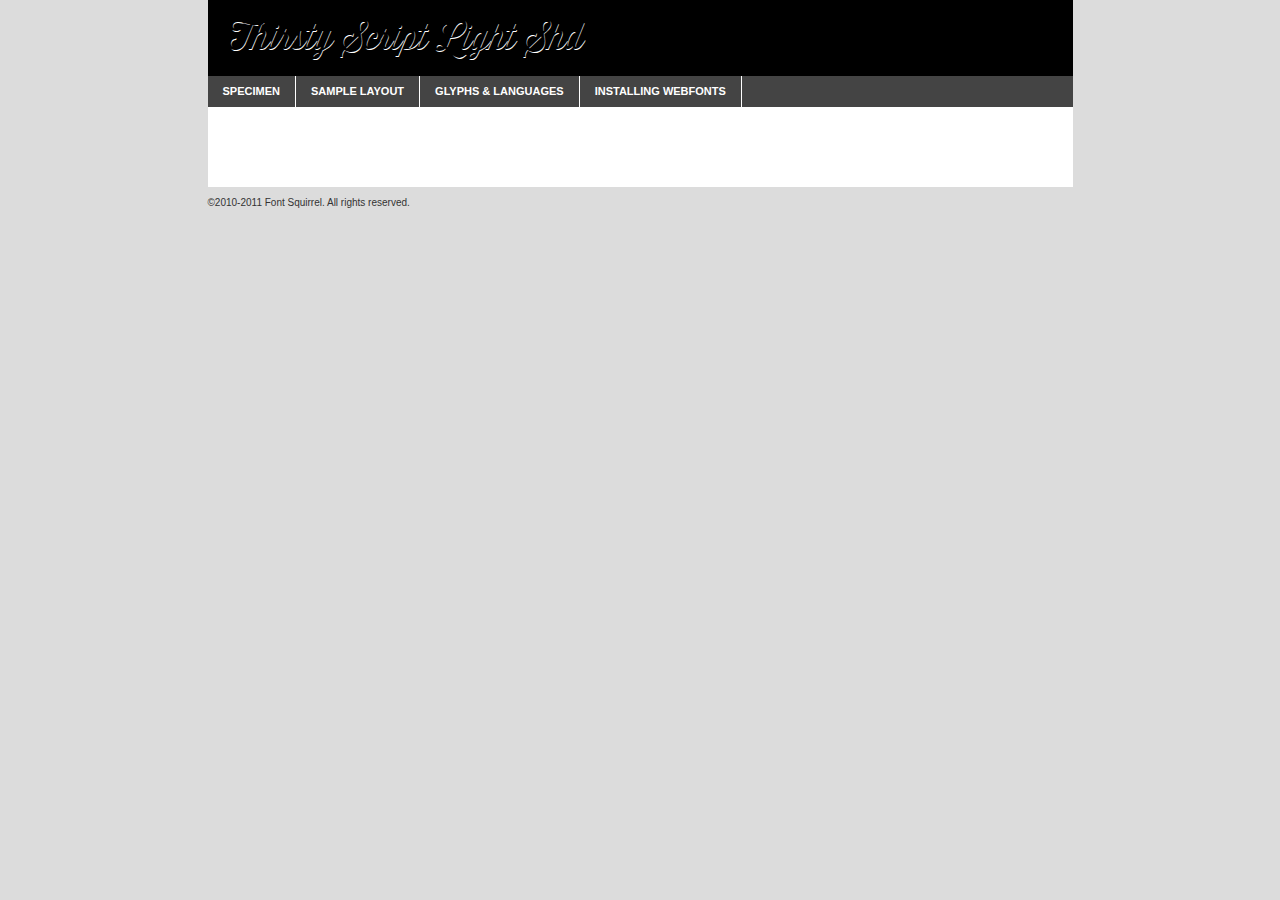
<file: stylesheets/fonts/thirstyscript/thirstyscriptlightshadow-demo.html>
<!DOCTYPE html PUBLIC "-//W3C//DTD XHTML 1.0 Transitional//EN"
	"http://www.w3.org/TR/xhtml1/DTD/xhtml1-transitional.dtd">

<html xmlns="http://www.w3.org/1999/xhtml" xml:lang="en" lang="en">
<head>
	<meta http-equiv="Content-Type" content="text/html; charset=utf-8" />
	<script src="http://ajax.googleapis.com/ajax/libs/jquery/1.7.2/jquery.min.js" type="text/javascript" charset="utf-8"></script>
	<script src="specimen_files/easytabs.js" type="text/javascript" charset="utf-8"></script>
	<link rel="stylesheet" href="specimen_files/specimen_stylesheet.css" type="text/css" charset="utf-8" />
	<link rel="stylesheet" href="stylesheet.css" type="text/css" charset="utf-8" />

	<style type="text/css">
					body{
				font-family: 'thirsty_scriptlight_shd';
							}
		</style>

	<title>Thirsty Script Light Shd Specimen</title>
	
	
	<script type="text/javascript" charset="utf-8">
		$(document).ready(function() {
			$('#container').easyTabs({defaultContent:1});
		});
	</script>
</head>

<body>
<div id="container">
	<div id="header">
		Thirsty Script Light Shd	</div>
	<ul class="tabs">
		<li><a href="#specimen">Specimen</a></li>
		<li><a href="#layout">Sample Layout</a></li>
				<li><a href="#glyphs">Glyphs &amp; Languages</a></li>
		<li><a href="#installing">Installing Webfonts</a></li>
		
	</ul>
	
	<div id="main_content">

		
			<div id="specimen">
		
				<div class="section">
					<div class="grid12 firstcol">
						<div class="huge">AaBb</div>
					</div>
				</div>
		
				<div class="section">
					<div class="glyph_range">A&#x200B;B&#x200b;C&#x200b;D&#x200b;E&#x200b;F&#x200b;G&#x200b;H&#x200b;I&#x200b;J&#x200b;K&#x200b;L&#x200b;M&#x200b;N&#x200b;O&#x200b;P&#x200b;Q&#x200b;R&#x200b;S&#x200b;T&#x200b;U&#x200b;V&#x200b;W&#x200b;X&#x200b;Y&#x200b;Z&#x200b;a&#x200b;b&#x200b;c&#x200b;d&#x200b;e&#x200b;f&#x200b;g&#x200b;h&#x200b;i&#x200b;j&#x200b;k&#x200b;l&#x200b;m&#x200b;n&#x200b;o&#x200b;p&#x200b;q&#x200b;r&#x200b;s&#x200b;t&#x200b;u&#x200b;v&#x200b;w&#x200b;x&#x200b;y&#x200b;z&#x200b;1&#x200b;2&#x200b;3&#x200b;4&#x200b;5&#x200b;6&#x200b;7&#x200b;8&#x200b;9&#x200b;0&#x200b;&amp;&#x200b;.&#x200b;,&#x200b;?&#x200b;!&#x200b;&#64;&#x200b;(&#x200b;)&#x200b;#&#x200b;$&#x200b;%&#x200b;*&#x200b;+&#x200b;-&#x200b;=&#x200b;:&#x200b;;</div>
				</div>
				<div class="section">
					<div class="grid12 firstcol">
						<table class="sample_table">
							<tr><td>10</td><td class="size10">abcdefghijklmnopqrstuvwxyzABCDEFGHIJKLMNOPQRSTUVWXYZ0123456789abcdefghijklmnopqrstuvwxyzABCDEFGHIJKLMNOPQRSTUVWXYZ0123456789abcdefghijklmnopqrstuvwxyzABCDEFGHIJKLMNOPQRSTUVWXYZ</td></tr>
							<tr><td>11</td><td class="size11">abcdefghijklmnopqrstuvwxyzABCDEFGHIJKLMNOPQRSTUVWXYZ0123456789abcdefghijklmnopqrstuvwxyzABCDEFGHIJKLMNOPQRSTUVWXYZ0123456789abcdefghijklmnopqrstuvwxyzABCDEFGHIJKLMNOPQRSTUVWXYZ</td></tr>
							<tr><td>12</td><td class="size12">abcdefghijklmnopqrstuvwxyzABCDEFGHIJKLMNOPQRSTUVWXYZ0123456789abcdefghijklmnopqrstuvwxyzABCDEFGHIJKLMNOPQRSTUVWXYZ0123456789abcdefghijklmnopqrstuvwxyzABCDEFGHIJKLMNOPQRSTUVWXYZ</td></tr>
							<tr><td>13</td><td class="size13">abcdefghijklmnopqrstuvwxyzABCDEFGHIJKLMNOPQRSTUVWXYZ0123456789abcdefghijklmnopqrstuvwxyzABCDEFGHIJKLMNOPQRSTUVWXYZ0123456789abcdefghijklmnopqrstuvwxyzABCDEFGHIJKLMNOPQRSTUVWXYZ</td></tr>
							<tr><td>14</td><td class="size14">abcdefghijklmnopqrstuvwxyzABCDEFGHIJKLMNOPQRSTUVWXYZ0123456789abcdefghijklmnopqrstuvwxyzABCDEFGHIJKLMNOPQRSTUVWXYZ0123456789abcdefghijklmnopqrstuvwxyzABCDEFGHIJKLMNOPQRSTUVWXYZ</td></tr>
							<tr><td>16</td><td class="size16">abcdefghijklmnopqrstuvwxyzABCDEFGHIJKLMNOPQRSTUVWXYZ0123456789abcdefghijklmnopqrstuvwxyzABCDEFGHIJKLMNOPQRSTUVWXYZ</td></tr>
							<tr><td>18</td><td class="size18">abcdefghijklmnopqrstuvwxyzABCDEFGHIJKLMNOPQRSTUVWXYZ0123456789abcdefghijklmnopqrstuvwxyzABCDEFGHIJKLMNOPQRSTUVWXYZ</td></tr>
							<tr><td>20</td><td class="size20">abcdefghijklmnopqrstuvwxyzABCDEFGHIJKLMNOPQRSTUVWXYZ0123456789abcdefghijklmnopqrstuvwxyzABCDEFGHIJKLMNOPQRSTUVWXYZ</td></tr>
							<tr><td>24</td><td class="size24">abcdefghijklmnopqrstuvwxyzABCDEFGHIJKLMNOPQRSTUVWXYZ0123456789abcdefghijklmnopqrstuvwxyzABCDEFGHIJKLMNOPQRSTUVWXYZ</td></tr>
							<tr><td>30</td><td class="size30">abcdefghijklmnopqrstuvwxyzABCDEFGHIJKLMNOPQRSTUVWXYZ0123456789abcdefghijklmnopqrstuvwxyzABCDEFGHIJKLMNOPQRSTUVWXYZ</td></tr>
							<tr><td>36</td><td class="size36">abcdefghijklmnopqrstuvwxyzABCDEFGHIJKLMNOPQRSTUVWXYZ0123456789abcdefghijklmnopqrstuvwxyzABCDEFGHIJKLMNOPQRSTUVWXYZ</td></tr>
							<tr><td>48</td><td class="size48">abcdefghijklmnopqrstuvwxyzABCDEFGHIJKLMNOPQRSTUVWXYZ0123456789abcdefghijklmnopqrstuvwxyzABCDEFGHIJKLMNOPQRSTUVWXYZ</td></tr>
							<tr><td>60</td><td class="size60">abcdefghijklmnopqrstuvwxyzABCDEFGHIJKLMNOPQRSTUVWXYZ0123456789abcdefghijklmnopqrstuvwxyzABCDEFGHIJKLMNOPQRSTUVWXYZ</td></tr>
							<tr><td>72</td><td class="size72">abcdefghijklmnopqrstuvwxyzABCDEFGHIJKLMNOPQRSTUVWXYZ0123456789abcdefghijklmnopqrstuvwxyzABCDEFGHIJKLMNOPQRSTUVWXYZ</td></tr>
							<tr><td>90</td><td class="size90">abcdefghijklmnopqrstuvwxyzABCDEFGHIJKLMNOPQRSTUVWXYZ0123456789abcdefghijklmnopqrstuvwxyzABCDEFGHIJKLMNOPQRSTUVWXYZ</td></tr>
						</table>
				
					</div>
			
				</div>
		
		
		
								<div class="section" id="bodycomparison">


										<div id="xheight">
				<div class="fontbody">&#xE000;&#xE000;&#xE000;&#xE000;&#xE000;&#xE000;&#xE000;&#xE000;&#xE000;&#xE000;&#xE000;&#xE000;&#xE000;&#xE000;&#xE000;&#xE000;&#xE000;&#xE000;&#xE000;&#xE000;&#xE000;&#xE000;&#xE000;&#xE000;&#xE000;&#xE000;&#xE000;&#xE000;&#xE000;&#xE000;&#xE000;&#xE000;&#xE000;&#xE000;&#xE000;&#xE000;&#xE000;&#xE000;&#xE000;&#xE000;&#xE000;&#xE000;&#xE000;&#xE000;&#xE000;&#xE000;&#xE000;&#xE000;&#xE000;&#xE000;&#xE000;&#xE000;&#xE000;&#xE000;&#xE000;&#xE000;&#xE000;&#xE000;&#xE000;&#xE000;&#xE000;&#xE000;&#xE000;&#xE000;&#xE000;&#xE000;&#xE000;&#xE000;&#xE000;&#xE000;&#xE000;&#xE000;&#xE000;&#xE000;&#xE000;&#xE000;&#xE000;&#xE000;&#xE000;&#xE000;&#xE000;&#xE000;&#xE000;&#xE000;&#xE000;&#xE000;&#xE000;&#xE000;&#xE000;&#xE000;&#xE000;&#xE000;&#xE000;&#xE000;&#xE000;&#xE000;&#xE000;&#xE000;&#xE000;body</div><div class="arialbody">body</div><div class="verdanabody">body</div><div class="georgiabody">body</div></div>
										<div class="fontbody" style="z-index:1">
											body<span>Thirsty Script Light Shd</span>
										</div>
										<div class="arialbody" style="z-index:1">
											body<span>Arial</span>
										</div>
										<div class="verdanabody" style="z-index:1">
											body<span>Verdana</span>
										</div>
										<div class="georgiabody" style="z-index:1">
											body<span>Georgia</span>
										</div>



								</div>
		
		
				<div class="section psample psample_row1" id="">
					
					<div class="grid2 firstcol">
						<p class="size10"><span>10.</span>Aenean lacinia bibendum nulla sed consectetur. Fusce dapibus, tellus ac cursus commodo, tortor mauris condimentum nibh, ut fermentum massa justo sit amet risus. Nullam id dolor id nibh ultricies vehicula ut id elit. Cum sociis natoque penatibus et magnis dis parturient montes, nascetur ridiculus mus. Nulla vitae elit libero, a pharetra augue.</p>
			
					</div>
					<div class="grid3">
						<p class="size11"><span>11.</span>Aenean lacinia bibendum nulla sed consectetur. Fusce dapibus, tellus ac cursus commodo, tortor mauris condimentum nibh, ut fermentum massa justo sit amet risus. Nullam id dolor id nibh ultricies vehicula ut id elit. Cum sociis natoque penatibus et magnis dis parturient montes, nascetur ridiculus mus. Nulla vitae elit libero, a pharetra augue.</p>
			
					</div>
					<div class="grid3">
						<p class="size12"><span>12.</span>Aenean lacinia bibendum nulla sed consectetur. Fusce dapibus, tellus ac cursus commodo, tortor mauris condimentum nibh, ut fermentum massa justo sit amet risus. Nullam id dolor id nibh ultricies vehicula ut id elit. Cum sociis natoque penatibus et magnis dis parturient montes, nascetur ridiculus mus. Nulla vitae elit libero, a pharetra augue.</p>
			
					</div>
					<div class="grid4">
						<p class="size13"><span>13.</span>Aenean lacinia bibendum nulla sed consectetur. Fusce dapibus, tellus ac cursus commodo, tortor mauris condimentum nibh, ut fermentum massa justo sit amet risus. Nullam id dolor id nibh ultricies vehicula ut id elit. Cum sociis natoque penatibus et magnis dis parturient montes, nascetur ridiculus mus. Nulla vitae elit libero, a pharetra augue.</p>
			
					</div>
					<div class="white_blend"></div>
					
				</div>
				<div class="section psample psample_row2" id="">
					<div class="grid3 firstcol">
						<p class="size14"><span>14.</span>Aenean lacinia bibendum nulla sed consectetur. Fusce dapibus, tellus ac cursus commodo, tortor mauris condimentum nibh, ut fermentum massa justo sit amet risus. Nullam id dolor id nibh ultricies vehicula ut id elit. Cum sociis natoque penatibus et magnis dis parturient montes, nascetur ridiculus mus. Nulla vitae elit libero, a pharetra augue.</p>
			
					</div>
					<div class="grid4">
						<p class="size16"><span>16.</span>Aenean lacinia bibendum nulla sed consectetur. Fusce dapibus, tellus ac cursus commodo, tortor mauris condimentum nibh, ut fermentum massa justo sit amet risus. Nullam id dolor id nibh ultricies vehicula ut id elit. Cum sociis natoque penatibus et magnis dis parturient montes, nascetur ridiculus mus. Nulla vitae elit libero, a pharetra augue.</p>
			
					</div>
					<div class="grid5">
						<p class="size18"><span>18.</span>Aenean lacinia bibendum nulla sed consectetur. Fusce dapibus, tellus ac cursus commodo, tortor mauris condimentum nibh, ut fermentum massa justo sit amet risus. Nullam id dolor id nibh ultricies vehicula ut id elit. Cum sociis natoque penatibus et magnis dis parturient montes, nascetur ridiculus mus. Nulla vitae elit libero, a pharetra augue.</p>
			
					</div>

					<div class="white_blend"></div>

				</div>
				
				<div class="section psample psample_row3" id="">
					<div class="grid5 firstcol">
						<p class="size20"><span>20.</span>Aenean lacinia bibendum nulla sed consectetur. Fusce dapibus, tellus ac cursus commodo, tortor mauris condimentum nibh, ut fermentum massa justo sit amet risus. Nullam id dolor id nibh ultricies vehicula ut id elit. Cum sociis natoque penatibus et magnis dis parturient montes, nascetur ridiculus mus. Nulla vitae elit libero, a pharetra augue.</p>
					</div>
					<div class="grid7">
						<p class="size24"><span>24.</span>Aenean lacinia bibendum nulla sed consectetur. Fusce dapibus, tellus ac cursus commodo, tortor mauris condimentum nibh, ut fermentum massa justo sit amet risus. Nullam id dolor id nibh ultricies vehicula ut id elit. Cum sociis natoque penatibus et magnis dis parturient montes, nascetur ridiculus mus. Nulla vitae elit libero, a pharetra augue.</p>
					</div>
					
					<div class="white_blend"></div>
					
				</div>
				
				<div class="section psample psample_row4" id="">
					<div class="grid12 firstcol">
						<p class="size30"><span>30.</span>Aenean lacinia bibendum nulla sed consectetur. Fusce dapibus, tellus ac cursus commodo, tortor mauris condimentum nibh, ut fermentum massa justo sit amet risus. Nullam id dolor id nibh ultricies vehicula ut id elit. Cum sociis natoque penatibus et magnis dis parturient montes, nascetur ridiculus mus. Nulla vitae elit libero, a pharetra augue.</p>
					</div>
					<div class="white_blend"></div>
					
				</div>
				
				
				
				<div class="section psample psample_row1 fullreverse">
					<div class="grid2 firstcol">
						<p class="size10"><span>10.</span>Aenean lacinia bibendum nulla sed consectetur. Fusce dapibus, tellus ac cursus commodo, tortor mauris condimentum nibh, ut fermentum massa justo sit amet risus. Nullam id dolor id nibh ultricies vehicula ut id elit. Cum sociis natoque penatibus et magnis dis parturient montes, nascetur ridiculus mus. Nulla vitae elit libero, a pharetra augue.</p>
			
					</div>
					<div class="grid3">
						<p class="size11"><span>11.</span>Aenean lacinia bibendum nulla sed consectetur. Fusce dapibus, tellus ac cursus commodo, tortor mauris condimentum nibh, ut fermentum massa justo sit amet risus. Nullam id dolor id nibh ultricies vehicula ut id elit. Cum sociis natoque penatibus et magnis dis parturient montes, nascetur ridiculus mus. Nulla vitae elit libero, a pharetra augue.</p>
			
					</div>
					<div class="grid3">
						<p class="size12"><span>12.</span>Aenean lacinia bibendum nulla sed consectetur. Fusce dapibus, tellus ac cursus commodo, tortor mauris condimentum nibh, ut fermentum massa justo sit amet risus. Nullam id dolor id nibh ultricies vehicula ut id elit. Cum sociis natoque penatibus et magnis dis parturient montes, nascetur ridiculus mus. Nulla vitae elit libero, a pharetra augue.</p>
			
					</div>
					<div class="grid4">
						<p class="size13"><span>13.</span>Aenean lacinia bibendum nulla sed consectetur. Fusce dapibus, tellus ac cursus commodo, tortor mauris condimentum nibh, ut fermentum massa justo sit amet risus. Nullam id dolor id nibh ultricies vehicula ut id elit. Cum sociis natoque penatibus et magnis dis parturient montes, nascetur ridiculus mus. Nulla vitae elit libero, a pharetra augue.</p>
			
					</div>
					<div class="black_blend"></div>
					
				</div>
				
				<div class="section psample psample_row2 fullreverse">
					<div class="grid3 firstcol">
						<p class="size14"><span>14.</span>Aenean lacinia bibendum nulla sed consectetur. Fusce dapibus, tellus ac cursus commodo, tortor mauris condimentum nibh, ut fermentum massa justo sit amet risus. Nullam id dolor id nibh ultricies vehicula ut id elit. Cum sociis natoque penatibus et magnis dis parturient montes, nascetur ridiculus mus. Nulla vitae elit libero, a pharetra augue.</p>
			
					</div>
					<div class="grid4">
						<p class="size16"><span>16.</span>Aenean lacinia bibendum nulla sed consectetur. Fusce dapibus, tellus ac cursus commodo, tortor mauris condimentum nibh, ut fermentum massa justo sit amet risus. Nullam id dolor id nibh ultricies vehicula ut id elit. Cum sociis natoque penatibus et magnis dis parturient montes, nascetur ridiculus mus. Nulla vitae elit libero, a pharetra augue.</p>
			
					</div>
					<div class="grid5">
						<p class="size18"><span>18.</span>Aenean lacinia bibendum nulla sed consectetur. Fusce dapibus, tellus ac cursus commodo, tortor mauris condimentum nibh, ut fermentum massa justo sit amet risus. Nullam id dolor id nibh ultricies vehicula ut id elit. Cum sociis natoque penatibus et magnis dis parturient montes, nascetur ridiculus mus. Nulla vitae elit libero, a pharetra augue.</p>
			
					</div>
					<div class="black_blend"></div>

				</div>
				
				<div class="section psample fullreverse psample_row3" id="">
					<div class="grid5 firstcol">
						<p class="size20"><span>20.</span>Aenean lacinia bibendum nulla sed consectetur. Fusce dapibus, tellus ac cursus commodo, tortor mauris condimentum nibh, ut fermentum massa justo sit amet risus. Nullam id dolor id nibh ultricies vehicula ut id elit. Cum sociis natoque penatibus et magnis dis parturient montes, nascetur ridiculus mus. Nulla vitae elit libero, a pharetra augue.</p>
					</div>
					<div class="grid7">
						<p class="size24"><span>24.</span>Aenean lacinia bibendum nulla sed consectetur. Fusce dapibus, tellus ac cursus commodo, tortor mauris condimentum nibh, ut fermentum massa justo sit amet risus. Nullam id dolor id nibh ultricies vehicula ut id elit. Cum sociis natoque penatibus et magnis dis parturient montes, nascetur ridiculus mus. Nulla vitae elit libero, a pharetra augue.</p>
					</div>
					
					<div class="black_blend"></div>
					
				</div>
				
				<div class="section psample fullreverse psample_row4" id="" style="border-bottom: 20px #000 solid;">
					<div class="grid12 firstcol">
						<p class="size30"><span>30.</span>Aenean lacinia bibendum nulla sed consectetur. Fusce dapibus, tellus ac cursus commodo, tortor mauris condimentum nibh, ut fermentum massa justo sit amet risus. Nullam id dolor id nibh ultricies vehicula ut id elit. Cum sociis natoque penatibus et magnis dis parturient montes, nascetur ridiculus mus. Nulla vitae elit libero, a pharetra augue.</p>
					</div>
					<div class="black_blend"></div>
					
				</div>
				
				
				
				
			</div>
			
			<div id="layout">
				
				<div class="section">
					
					<div class="grid12 firstcol">
						<h1>Lorem Ipsum Dolor</h1>
						<h2>Etiam porta sem malesuada magna mollis euismod</h2>
						
						<p class="byline">By <a href="#link">Aenean Lacinia</a></p>
					</div>
				</div>
				<div class="section">
					<div class="grid8 firstcol">
						<p class="large">Donec sed odio dui. Morbi leo risus, porta ac consectetur ac, vestibulum at eros. Fusce dapibus, tellus ac cursus commodo, tortor mauris condimentum nibh, ut fermentum massa justo sit amet risus. </p>

						
						<h3>Pellentesque ornare sem</h3>

						<p>Maecenas sed diam eget risus varius blandit sit amet non magna. Maecenas faucibus mollis interdum. Donec ullamcorper nulla non metus auctor fringilla. Nullam id dolor id nibh ultricies vehicula ut id elit. Nullam id dolor id nibh ultricies vehicula ut id elit. </p>

						<p>Aenean eu leo quam. Pellentesque ornare sem lacinia quam venenatis vestibulum. Lorem ipsum dolor sit amet, consectetur adipiscing elit. Cum sociis natoque penatibus et magnis dis parturient montes, nascetur ridiculus mus. </p>

						<p>Nulla vitae elit libero, a pharetra augue. Praesent commodo cursus magna, vel scelerisque nisl consectetur et. Aenean lacinia bibendum nulla sed consectetur. </p>

						<p>Nullam quis risus eget urna mollis ornare vel eu leo. Nullam quis risus eget urna mollis ornare vel eu leo. Maecenas sed diam eget risus varius blandit sit amet non magna. Donec ullamcorper nulla non metus auctor fringilla. </p>

						<h3>Cras mattis consectetur</h3>

						<p>Aenean eu leo quam. Pellentesque ornare sem lacinia quam venenatis vestibulum. Aenean lacinia bibendum nulla sed consectetur. Integer posuere erat a ante venenatis dapibus posuere velit aliquet. Cras mattis consectetur purus sit amet fermentum. </p>

						<p>Nullam id dolor id nibh ultricies vehicula ut id elit. Nullam quis risus eget urna mollis ornare vel eu leo. Cras mattis consectetur purus sit amet fermentum.</p>
					</div>
					
					<div class="grid4 sidebar">
						
						<div class="box reverse">
							<p class="last">Nullam quis risus eget urna mollis ornare vel eu leo. Donec ullamcorper nulla non metus auctor fringilla. Cras mattis consectetur purus sit amet fermentum. Sed posuere consectetur est at lobortis. Lorem ipsum dolor sit amet, consectetur adipiscing elit. </p>
						</div>
						
						<p class="caption">Maecenas sed diam eget risus varius.</p>

						<p>Vestibulum id ligula porta felis euismod semper. Integer posuere erat a ante venenatis dapibus posuere velit aliquet. Vestibulum id ligula porta felis euismod semper. Sed posuere consectetur est at lobortis. Maecenas sed diam eget risus varius blandit sit amet non magna. Fusce dapibus, tellus ac cursus commodo, tortor mauris condimentum nibh, ut fermentum massa justo sit amet risus. </p>

					

						<p>Duis mollis, est non commodo luctus, nisi erat porttitor ligula, eget lacinia odio sem nec elit. Aenean lacinia bibendum nulla sed consectetur. Vivamus sagittis lacus vel augue laoreet rutrum faucibus dolor auctor. Aenean lacinia bibendum nulla sed consectetur. Nullam quis risus eget urna mollis ornare vel eu leo. </p>

						<p>Praesent commodo cursus magna, vel scelerisque nisl consectetur et. Donec ullamcorper nulla non metus auctor fringilla. Maecenas faucibus mollis interdum. Fusce dapibus, tellus ac cursus commodo, tortor mauris condimentum nibh, ut fermentum massa justo sit amet risus. </p>

					</div>
				</div>
				
			</div>


			



		<div id="glyphs">
			<div class="section">
				<div class="grid12 firstcol">
			
				<h1>Language Support</h1>
				<p>The subset of Thirsty Script Light Shd in this kit supports the following languages:<br />
			
					Albanian, Bosnian, Croatian, Czech, Danish, Dutch, English, Estonian, Faroese, French, German, Hungarian, Icelandic, Italian, Malagasy, Norwegian, Polish, Portuguese, Serbian, Slovak, Slovenian, Spanish, Swedish				</p>
				<h1>Glyph Chart</h1>
				<p>The subset of Thirsty Script Light Shd in this kit includes all the glyphs listed below. Unicode entities are included above each glyph to help you insert individual characters into your layout.</p>
				<div id="glyph_chart">
			
																														 <div><p>&amp;#13;</p>&#13;</div>
																				 <div><p>&amp;#32;</p>&#32;</div>
																				 <div><p>&amp;#33;</p>&#33;</div>
																				 <div><p>&amp;#34;</p>&#34;</div>
																				 <div><p>&amp;#35;</p>&#35;</div>
																				 <div><p>&amp;#36;</p>&#36;</div>
																				 <div><p>&amp;#37;</p>&#37;</div>
																				 <div><p>&amp;#38;</p>&#38;</div>
																				 <div><p>&amp;#39;</p>&#39;</div>
																				 <div><p>&amp;#40;</p>&#40;</div>
																				 <div><p>&amp;#41;</p>&#41;</div>
																				 <div><p>&amp;#42;</p>&#42;</div>
																				 <div><p>&amp;#43;</p>&#43;</div>
																				 <div><p>&amp;#44;</p>&#44;</div>
																				 <div><p>&amp;#45;</p>&#45;</div>
																				 <div><p>&amp;#46;</p>&#46;</div>
																				 <div><p>&amp;#47;</p>&#47;</div>
																				 <div><p>&amp;#48;</p>&#48;</div>
																				 <div><p>&amp;#49;</p>&#49;</div>
																				 <div><p>&amp;#50;</p>&#50;</div>
																				 <div><p>&amp;#51;</p>&#51;</div>
																				 <div><p>&amp;#52;</p>&#52;</div>
																				 <div><p>&amp;#53;</p>&#53;</div>
																				 <div><p>&amp;#54;</p>&#54;</div>
																				 <div><p>&amp;#55;</p>&#55;</div>
																				 <div><p>&amp;#56;</p>&#56;</div>
																				 <div><p>&amp;#57;</p>&#57;</div>
																				 <div><p>&amp;#58;</p>&#58;</div>
																				 <div><p>&amp;#59;</p>&#59;</div>
																				 <div><p>&amp;#60;</p>&#60;</div>
																				 <div><p>&amp;#61;</p>&#61;</div>
																				 <div><p>&amp;#62;</p>&#62;</div>
																				 <div><p>&amp;#63;</p>&#63;</div>
																				 <div><p>&amp;#64;</p>&#64;</div>
																				 <div><p>&amp;#65;</p>&#65;</div>
																				 <div><p>&amp;#66;</p>&#66;</div>
																				 <div><p>&amp;#67;</p>&#67;</div>
																				 <div><p>&amp;#68;</p>&#68;</div>
																				 <div><p>&amp;#69;</p>&#69;</div>
																				 <div><p>&amp;#70;</p>&#70;</div>
																				 <div><p>&amp;#71;</p>&#71;</div>
																				 <div><p>&amp;#72;</p>&#72;</div>
																				 <div><p>&amp;#73;</p>&#73;</div>
																				 <div><p>&amp;#74;</p>&#74;</div>
																				 <div><p>&amp;#75;</p>&#75;</div>
																				 <div><p>&amp;#76;</p>&#76;</div>
																				 <div><p>&amp;#77;</p>&#77;</div>
																				 <div><p>&amp;#78;</p>&#78;</div>
																				 <div><p>&amp;#79;</p>&#79;</div>
																				 <div><p>&amp;#80;</p>&#80;</div>
																				 <div><p>&amp;#81;</p>&#81;</div>
																				 <div><p>&amp;#82;</p>&#82;</div>
																				 <div><p>&amp;#83;</p>&#83;</div>
																				 <div><p>&amp;#84;</p>&#84;</div>
																				 <div><p>&amp;#85;</p>&#85;</div>
																				 <div><p>&amp;#86;</p>&#86;</div>
																				 <div><p>&amp;#87;</p>&#87;</div>
																				 <div><p>&amp;#88;</p>&#88;</div>
																				 <div><p>&amp;#89;</p>&#89;</div>
																				 <div><p>&amp;#90;</p>&#90;</div>
																				 <div><p>&amp;#91;</p>&#91;</div>
																				 <div><p>&amp;#92;</p>&#92;</div>
																				 <div><p>&amp;#93;</p>&#93;</div>
																				 <div><p>&amp;#94;</p>&#94;</div>
																				 <div><p>&amp;#95;</p>&#95;</div>
																				 <div><p>&amp;#96;</p>&#96;</div>
																				 <div><p>&amp;#97;</p>&#97;</div>
																				 <div><p>&amp;#98;</p>&#98;</div>
																				 <div><p>&amp;#99;</p>&#99;</div>
																				 <div><p>&amp;#100;</p>&#100;</div>
																				 <div><p>&amp;#101;</p>&#101;</div>
																				 <div><p>&amp;#102;</p>&#102;</div>
																				 <div><p>&amp;#103;</p>&#103;</div>
																				 <div><p>&amp;#104;</p>&#104;</div>
																				 <div><p>&amp;#105;</p>&#105;</div>
																				 <div><p>&amp;#106;</p>&#106;</div>
																				 <div><p>&amp;#107;</p>&#107;</div>
																				 <div><p>&amp;#108;</p>&#108;</div>
																				 <div><p>&amp;#109;</p>&#109;</div>
																				 <div><p>&amp;#110;</p>&#110;</div>
																				 <div><p>&amp;#111;</p>&#111;</div>
																				 <div><p>&amp;#112;</p>&#112;</div>
																				 <div><p>&amp;#113;</p>&#113;</div>
																				 <div><p>&amp;#114;</p>&#114;</div>
																				 <div><p>&amp;#115;</p>&#115;</div>
																				 <div><p>&amp;#116;</p>&#116;</div>
																				 <div><p>&amp;#117;</p>&#117;</div>
																				 <div><p>&amp;#118;</p>&#118;</div>
																				 <div><p>&amp;#119;</p>&#119;</div>
																				 <div><p>&amp;#120;</p>&#120;</div>
																				 <div><p>&amp;#121;</p>&#121;</div>
																				 <div><p>&amp;#122;</p>&#122;</div>
																				 <div><p>&amp;#123;</p>&#123;</div>
																				 <div><p>&amp;#124;</p>&#124;</div>
																				 <div><p>&amp;#125;</p>&#125;</div>
																				 <div><p>&amp;#126;</p>&#126;</div>
																				 <div><p>&amp;#160;</p>&#160;</div>
																				 <div><p>&amp;#161;</p>&#161;</div>
																				 <div><p>&amp;#162;</p>&#162;</div>
																				 <div><p>&amp;#163;</p>&#163;</div>
																				 <div><p>&amp;#164;</p>&#164;</div>
																				 <div><p>&amp;#165;</p>&#165;</div>
																				 <div><p>&amp;#166;</p>&#166;</div>
																				 <div><p>&amp;#167;</p>&#167;</div>
																				 <div><p>&amp;#168;</p>&#168;</div>
																				 <div><p>&amp;#169;</p>&#169;</div>
																				 <div><p>&amp;#170;</p>&#170;</div>
																				 <div><p>&amp;#171;</p>&#171;</div>
																				 <div><p>&amp;#172;</p>&#172;</div>
																				 <div><p>&amp;#173;</p>&#173;</div>
																				 <div><p>&amp;#174;</p>&#174;</div>
																				 <div><p>&amp;#175;</p>&#175;</div>
																				 <div><p>&amp;#176;</p>&#176;</div>
																				 <div><p>&amp;#177;</p>&#177;</div>
																				 <div><p>&amp;#178;</p>&#178;</div>
																				 <div><p>&amp;#179;</p>&#179;</div>
																				 <div><p>&amp;#180;</p>&#180;</div>
																				 <div><p>&amp;#181;</p>&#181;</div>
																				 <div><p>&amp;#182;</p>&#182;</div>
																				 <div><p>&amp;#183;</p>&#183;</div>
																				 <div><p>&amp;#184;</p>&#184;</div>
																				 <div><p>&amp;#185;</p>&#185;</div>
																				 <div><p>&amp;#186;</p>&#186;</div>
																				 <div><p>&amp;#187;</p>&#187;</div>
																				 <div><p>&amp;#188;</p>&#188;</div>
																				 <div><p>&amp;#189;</p>&#189;</div>
																				 <div><p>&amp;#190;</p>&#190;</div>
																				 <div><p>&amp;#191;</p>&#191;</div>
																				 <div><p>&amp;#192;</p>&#192;</div>
																				 <div><p>&amp;#193;</p>&#193;</div>
																				 <div><p>&amp;#194;</p>&#194;</div>
																				 <div><p>&amp;#195;</p>&#195;</div>
																				 <div><p>&amp;#196;</p>&#196;</div>
																				 <div><p>&amp;#197;</p>&#197;</div>
																				 <div><p>&amp;#198;</p>&#198;</div>
																				 <div><p>&amp;#199;</p>&#199;</div>
																				 <div><p>&amp;#200;</p>&#200;</div>
																				 <div><p>&amp;#201;</p>&#201;</div>
																				 <div><p>&amp;#202;</p>&#202;</div>
																				 <div><p>&amp;#203;</p>&#203;</div>
																				 <div><p>&amp;#204;</p>&#204;</div>
																				 <div><p>&amp;#205;</p>&#205;</div>
																				 <div><p>&amp;#206;</p>&#206;</div>
																				 <div><p>&amp;#207;</p>&#207;</div>
																				 <div><p>&amp;#208;</p>&#208;</div>
																				 <div><p>&amp;#209;</p>&#209;</div>
																				 <div><p>&amp;#210;</p>&#210;</div>
																				 <div><p>&amp;#211;</p>&#211;</div>
																				 <div><p>&amp;#212;</p>&#212;</div>
																				 <div><p>&amp;#213;</p>&#213;</div>
																				 <div><p>&amp;#214;</p>&#214;</div>
																				 <div><p>&amp;#215;</p>&#215;</div>
																				 <div><p>&amp;#216;</p>&#216;</div>
																				 <div><p>&amp;#217;</p>&#217;</div>
																				 <div><p>&amp;#218;</p>&#218;</div>
																				 <div><p>&amp;#219;</p>&#219;</div>
																				 <div><p>&amp;#220;</p>&#220;</div>
																				 <div><p>&amp;#221;</p>&#221;</div>
																				 <div><p>&amp;#222;</p>&#222;</div>
																				 <div><p>&amp;#223;</p>&#223;</div>
																				 <div><p>&amp;#224;</p>&#224;</div>
																				 <div><p>&amp;#225;</p>&#225;</div>
																				 <div><p>&amp;#226;</p>&#226;</div>
																				 <div><p>&amp;#227;</p>&#227;</div>
																				 <div><p>&amp;#228;</p>&#228;</div>
																				 <div><p>&amp;#229;</p>&#229;</div>
																				 <div><p>&amp;#230;</p>&#230;</div>
																				 <div><p>&amp;#231;</p>&#231;</div>
																				 <div><p>&amp;#232;</p>&#232;</div>
																				 <div><p>&amp;#233;</p>&#233;</div>
																				 <div><p>&amp;#234;</p>&#234;</div>
																				 <div><p>&amp;#235;</p>&#235;</div>
																				 <div><p>&amp;#236;</p>&#236;</div>
																				 <div><p>&amp;#237;</p>&#237;</div>
																				 <div><p>&amp;#238;</p>&#238;</div>
																				 <div><p>&amp;#239;</p>&#239;</div>
																				 <div><p>&amp;#240;</p>&#240;</div>
																				 <div><p>&amp;#241;</p>&#241;</div>
																				 <div><p>&amp;#242;</p>&#242;</div>
																				 <div><p>&amp;#243;</p>&#243;</div>
																				 <div><p>&amp;#244;</p>&#244;</div>
																				 <div><p>&amp;#245;</p>&#245;</div>
																				 <div><p>&amp;#246;</p>&#246;</div>
																				 <div><p>&amp;#247;</p>&#247;</div>
																				 <div><p>&amp;#248;</p>&#248;</div>
																				 <div><p>&amp;#249;</p>&#249;</div>
																				 <div><p>&amp;#250;</p>&#250;</div>
																				 <div><p>&amp;#251;</p>&#251;</div>
																				 <div><p>&amp;#252;</p>&#252;</div>
																				 <div><p>&amp;#253;</p>&#253;</div>
																				 <div><p>&amp;#254;</p>&#254;</div>
																				 <div><p>&amp;#255;</p>&#255;</div>
																				 <div><p>&amp;#258;</p>&#258;</div>
																				 <div><p>&amp;#259;</p>&#259;</div>
																				 <div><p>&amp;#260;</p>&#260;</div>
																				 <div><p>&amp;#261;</p>&#261;</div>
																				 <div><p>&amp;#262;</p>&#262;</div>
																				 <div><p>&amp;#263;</p>&#263;</div>
																				 <div><p>&amp;#268;</p>&#268;</div>
																				 <div><p>&amp;#269;</p>&#269;</div>
																				 <div><p>&amp;#270;</p>&#270;</div>
																				 <div><p>&amp;#271;</p>&#271;</div>
																				 <div><p>&amp;#272;</p>&#272;</div>
																				 <div><p>&amp;#273;</p>&#273;</div>
																				 <div><p>&amp;#280;</p>&#280;</div>
																				 <div><p>&amp;#281;</p>&#281;</div>
																				 <div><p>&amp;#282;</p>&#282;</div>
																				 <div><p>&amp;#283;</p>&#283;</div>
																				 <div><p>&amp;#305;</p>&#305;</div>
																				 <div><p>&amp;#313;</p>&#313;</div>
																				 <div><p>&amp;#314;</p>&#314;</div>
																				 <div><p>&amp;#317;</p>&#317;</div>
																				 <div><p>&amp;#318;</p>&#318;</div>
																				 <div><p>&amp;#321;</p>&#321;</div>
																				 <div><p>&amp;#322;</p>&#322;</div>
																				 <div><p>&amp;#323;</p>&#323;</div>
																				 <div><p>&amp;#324;</p>&#324;</div>
																				 <div><p>&amp;#327;</p>&#327;</div>
																				 <div><p>&amp;#328;</p>&#328;</div>
																				 <div><p>&amp;#336;</p>&#336;</div>
																				 <div><p>&amp;#337;</p>&#337;</div>
																				 <div><p>&amp;#338;</p>&#338;</div>
																				 <div><p>&amp;#339;</p>&#339;</div>
																				 <div><p>&amp;#340;</p>&#340;</div>
																				 <div><p>&amp;#341;</p>&#341;</div>
																				 <div><p>&amp;#344;</p>&#344;</div>
																				 <div><p>&amp;#345;</p>&#345;</div>
																				 <div><p>&amp;#346;</p>&#346;</div>
																				 <div><p>&amp;#347;</p>&#347;</div>
																				 <div><p>&amp;#350;</p>&#350;</div>
																				 <div><p>&amp;#351;</p>&#351;</div>
																				 <div><p>&amp;#352;</p>&#352;</div>
																				 <div><p>&amp;#353;</p>&#353;</div>
																				 <div><p>&amp;#354;</p>&#354;</div>
																				 <div><p>&amp;#355;</p>&#355;</div>
																				 <div><p>&amp;#356;</p>&#356;</div>
																				 <div><p>&amp;#357;</p>&#357;</div>
																				 <div><p>&amp;#366;</p>&#366;</div>
																				 <div><p>&amp;#367;</p>&#367;</div>
																				 <div><p>&amp;#368;</p>&#368;</div>
																				 <div><p>&amp;#369;</p>&#369;</div>
																				 <div><p>&amp;#376;</p>&#376;</div>
																				 <div><p>&amp;#377;</p>&#377;</div>
																				 <div><p>&amp;#378;</p>&#378;</div>
																				 <div><p>&amp;#379;</p>&#379;</div>
																				 <div><p>&amp;#380;</p>&#380;</div>
																				 <div><p>&amp;#381;</p>&#381;</div>
																				 <div><p>&amp;#382;</p>&#382;</div>
																				 <div><p>&amp;#402;</p>&#402;</div>
																				 <div><p>&amp;#710;</p>&#710;</div>
																				 <div><p>&amp;#711;</p>&#711;</div>
																				 <div><p>&amp;#728;</p>&#728;</div>
																				 <div><p>&amp;#729;</p>&#729;</div>
																				 <div><p>&amp;#730;</p>&#730;</div>
																				 <div><p>&amp;#731;</p>&#731;</div>
																				 <div><p>&amp;#732;</p>&#732;</div>
																				 <div><p>&amp;#733;</p>&#733;</div>
																				 <div><p>&amp;#8192;</p>&#8192;</div>
																				 <div><p>&amp;#8193;</p>&#8193;</div>
																				 <div><p>&amp;#8194;</p>&#8194;</div>
																				 <div><p>&amp;#8195;</p>&#8195;</div>
																				 <div><p>&amp;#8196;</p>&#8196;</div>
																				 <div><p>&amp;#8197;</p>&#8197;</div>
																				 <div><p>&amp;#8198;</p>&#8198;</div>
																				 <div><p>&amp;#8199;</p>&#8199;</div>
																				 <div><p>&amp;#8200;</p>&#8200;</div>
																				 <div><p>&amp;#8201;</p>&#8201;</div>
																				 <div><p>&amp;#8202;</p>&#8202;</div>
																				 <div><p>&amp;#8208;</p>&#8208;</div>
																				 <div><p>&amp;#8209;</p>&#8209;</div>
																				 <div><p>&amp;#8210;</p>&#8210;</div>
																				 <div><p>&amp;#8211;</p>&#8211;</div>
																				 <div><p>&amp;#8212;</p>&#8212;</div>
																				 <div><p>&amp;#8216;</p>&#8216;</div>
																				 <div><p>&amp;#8217;</p>&#8217;</div>
																				 <div><p>&amp;#8218;</p>&#8218;</div>
																				 <div><p>&amp;#8220;</p>&#8220;</div>
																				 <div><p>&amp;#8221;</p>&#8221;</div>
																				 <div><p>&amp;#8222;</p>&#8222;</div>
																				 <div><p>&amp;#8224;</p>&#8224;</div>
																				 <div><p>&amp;#8225;</p>&#8225;</div>
																				 <div><p>&amp;#8226;</p>&#8226;</div>
																				 <div><p>&amp;#8230;</p>&#8230;</div>
																				 <div><p>&amp;#8239;</p>&#8239;</div>
																				 <div><p>&amp;#8240;</p>&#8240;</div>
																				 <div><p>&amp;#8249;</p>&#8249;</div>
																				 <div><p>&amp;#8250;</p>&#8250;</div>
																				 <div><p>&amp;#8260;</p>&#8260;</div>
																				 <div><p>&amp;#8287;</p>&#8287;</div>
																				 <div><p>&amp;#8304;</p>&#8304;</div>
																				 <div><p>&amp;#8308;</p>&#8308;</div>
																				 <div><p>&amp;#8309;</p>&#8309;</div>
																				 <div><p>&amp;#8310;</p>&#8310;</div>
																				 <div><p>&amp;#8311;</p>&#8311;</div>
																				 <div><p>&amp;#8312;</p>&#8312;</div>
																				 <div><p>&amp;#8313;</p>&#8313;</div>
																				 <div><p>&amp;#8364;</p>&#8364;</div>
																				 <div><p>&amp;#8482;</p>&#8482;</div>
																				 <div><p>&amp;#8722;</p>&#8722;</div>
																				 <div><p>&amp;#8804;</p>&#8804;</div>
																				 <div><p>&amp;#8805;</p>&#8805;</div>
																				 <div><p>&amp;#57344;</p>&#57344;</div>
																				 <div><p>&amp;#64257;</p>&#64257;</div>
																				 <div><p>&amp;#64258;</p>&#64258;</div>
																																																																																																																																																																																																																																																																																																																																																																																																																																																																																																																																																																																																																																																																																																																																																																																																																																																																																																																																																																																																																																																																																																																																																																																																																																																																																																																																																																																																																																																																																																																																																																																																																																																																																																																																																																																																																																																																																																																																																																																																																																																																																																																																																																																																																																				</div>	
				</div>
		
		
			</div>
		</div>
		
		
		<div id="specs">
			
		</div>
	
		<div id="installing">
			<div class="section">
				<div class="grid7 firstcol">
					<h1>Installing Webfonts</h1>
					
					<p>Webfonts are supported by all major browser platforms but not all in the same way. There are currently four different font formats that must be included in order to target all browsers. This includes TTF, WOFF, EOT and SVG.</p>
					
					<h2>1. Upload your webfonts</h2>
					<p>You must upload your webfont kit to your website. They should be in or near the same directory as your CSS files.</p>
					
					<h2>2. Include the webfont stylesheet</h2>
					<p>A special CSS @font-face declaration helps the various browsers select the appropriate font it needs without causing you a bunch of headaches. Learn more about this syntax by reading the <a href="http://www.fontspring.com/blog/further-hardening-of-the-bulletproof-syntax">Fontspring blog post</a> about it. The code for it is as follows:</p>


<code>
@font-face{ 
	font-family: 'MyWebFont';
	src: url('WebFont.eot');
	src: url('WebFont.eot?#iefix') format('embedded-opentype'),
	     url('WebFont.woff') format('woff'),
	     url('WebFont.ttf') format('truetype'),
	     url('WebFont.svg#webfont') format('svg');
}
</code>

	<p>We've already gone ahead and generated the code for you. All you have to do is link to the stylesheet in your HTML, like this:</p>
	<code>&lt;link rel=&quot;stylesheet&quot; href=&quot;stylesheet.css&quot; type=&quot;text/css&quot; charset=&quot;utf-8&quot; /&gt;</code>

					<h2>3. Modify your own stylesheet</h2>
					<p>To take advantage of your new fonts, you must tell your stylesheet to use them. Look at the original @font-face declaration above and find the property called "font-family." The name linked there will be what you use to reference the font. Prepend that webfont name to the font stack in the "font-family" property, inside the selector you want to change. For example:</p>
<code>p { font-family: 'WebFont', Arial, sans-serif; }</code>

<h2>4. Test</h2>
<p>Getting webfonts to work cross-browser <em>can</em> be tricky. Use the information in the sidebar to help you if you find that fonts aren't loading in a particular browser.</p>
				</div>
				
				<div class="grid5 sidebar">
					<div class="box">
						<h2>Troubleshooting<br />Font-Face Problems</h2>
						<p>Having trouble getting your webfonts to load in your new website? Here are some tips to sort out what might be the problem.</p>

						<h3>Fonts not showing in any browser</h3>

						<p>This sounds like you need to work on the plumbing. You either did not upload the fonts to the correct directory, or you did not link the fonts properly in the CSS. If you've confirmed that all this is correct and you still have a problem, take a look at your .htaccess file and see if requests are getting intercepted.</p>

						<h3>Fonts not loading in iPhone or iPad</h3>

						<p>The most common problem here is that you are serving the fonts from an IIS server. IIS refuses to serve files that have unknown MIME types. If that is the case, you must set the MIME type for SVG to "image/svg+xml" in the server settings. Follow these instructions from Microsoft if you need help.</p>

						<h3>Fonts not loading in Firefox</h3>

						<p>The primary reason for this failure? You are still using a version Firefox older than 3.5. So upgrade already! If that isn't it, then you are very likely serving fonts from a different domain. Firefox requires that all font assets be served from the same domain. Lastly it is possible that you need to add WOFF to your list of MIME types (if you are serving via IIS.)</p>

						<h3>Fonts not loading in IE</h3>

						<p>Are you looking at Internet Explorer on an actual Windows machine or are you cheating by using a service like Adobe BrowserLab? Many of these screenshot services do not render @font-face for IE. Best to test it on a real machine.</p>

						<h3>Fonts not loading in IE9</h3>

						<p>IE9, like Firefox, requires that fonts be served from the same domain as the website. Make sure that is the case.</p>
					</div>
				</div>
			</div>
			
		</div>
	
	</div>
	<div id="footer">
		<p>&copy;2010-2011 Font Squirrel. All rights reserved.</p>
	</div>
</div>
</body>
</html>
</file>
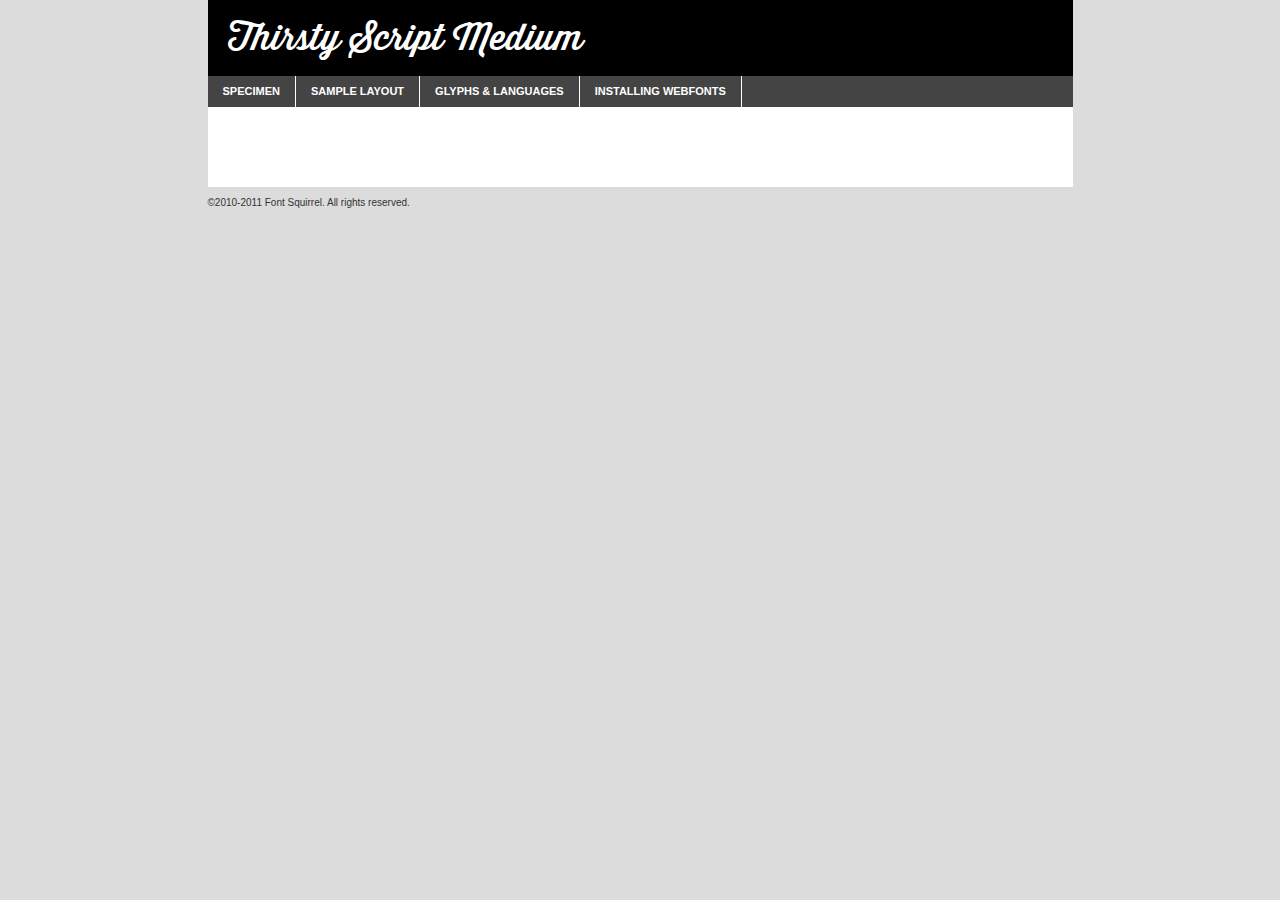
<file: stylesheets/fonts/thirstyscript/thirstyscriptmedium-demo.html>
<!DOCTYPE html PUBLIC "-//W3C//DTD XHTML 1.0 Transitional//EN"
	"http://www.w3.org/TR/xhtml1/DTD/xhtml1-transitional.dtd">

<html xmlns="http://www.w3.org/1999/xhtml" xml:lang="en" lang="en">
<head>
	<meta http-equiv="Content-Type" content="text/html; charset=utf-8" />
	<script src="http://ajax.googleapis.com/ajax/libs/jquery/1.7.2/jquery.min.js" type="text/javascript" charset="utf-8"></script>
	<script src="specimen_files/easytabs.js" type="text/javascript" charset="utf-8"></script>
	<link rel="stylesheet" href="specimen_files/specimen_stylesheet.css" type="text/css" charset="utf-8" />
	<link rel="stylesheet" href="stylesheet.css" type="text/css" charset="utf-8" />

	<style type="text/css">
					body{
				font-family: 'thirsty_scriptmedium';
							}
		</style>

	<title>Thirsty Script Medium Specimen</title>
	
	
	<script type="text/javascript" charset="utf-8">
		$(document).ready(function() {
			$('#container').easyTabs({defaultContent:1});
		});
	</script>
</head>

<body>
<div id="container">
	<div id="header">
		Thirsty Script Medium	</div>
	<ul class="tabs">
		<li><a href="#specimen">Specimen</a></li>
		<li><a href="#layout">Sample Layout</a></li>
				<li><a href="#glyphs">Glyphs &amp; Languages</a></li>
		<li><a href="#installing">Installing Webfonts</a></li>
		
	</ul>
	
	<div id="main_content">

		
			<div id="specimen">
		
				<div class="section">
					<div class="grid12 firstcol">
						<div class="huge">AaBb</div>
					</div>
				</div>
		
				<div class="section">
					<div class="glyph_range">A&#x200B;B&#x200b;C&#x200b;D&#x200b;E&#x200b;F&#x200b;G&#x200b;H&#x200b;I&#x200b;J&#x200b;K&#x200b;L&#x200b;M&#x200b;N&#x200b;O&#x200b;P&#x200b;Q&#x200b;R&#x200b;S&#x200b;T&#x200b;U&#x200b;V&#x200b;W&#x200b;X&#x200b;Y&#x200b;Z&#x200b;a&#x200b;b&#x200b;c&#x200b;d&#x200b;e&#x200b;f&#x200b;g&#x200b;h&#x200b;i&#x200b;j&#x200b;k&#x200b;l&#x200b;m&#x200b;n&#x200b;o&#x200b;p&#x200b;q&#x200b;r&#x200b;s&#x200b;t&#x200b;u&#x200b;v&#x200b;w&#x200b;x&#x200b;y&#x200b;z&#x200b;1&#x200b;2&#x200b;3&#x200b;4&#x200b;5&#x200b;6&#x200b;7&#x200b;8&#x200b;9&#x200b;0&#x200b;&amp;&#x200b;.&#x200b;,&#x200b;?&#x200b;!&#x200b;&#64;&#x200b;(&#x200b;)&#x200b;#&#x200b;$&#x200b;%&#x200b;*&#x200b;+&#x200b;-&#x200b;=&#x200b;:&#x200b;;</div>
				</div>
				<div class="section">
					<div class="grid12 firstcol">
						<table class="sample_table">
							<tr><td>10</td><td class="size10">abcdefghijklmnopqrstuvwxyzABCDEFGHIJKLMNOPQRSTUVWXYZ0123456789abcdefghijklmnopqrstuvwxyzABCDEFGHIJKLMNOPQRSTUVWXYZ0123456789abcdefghijklmnopqrstuvwxyzABCDEFGHIJKLMNOPQRSTUVWXYZ</td></tr>
							<tr><td>11</td><td class="size11">abcdefghijklmnopqrstuvwxyzABCDEFGHIJKLMNOPQRSTUVWXYZ0123456789abcdefghijklmnopqrstuvwxyzABCDEFGHIJKLMNOPQRSTUVWXYZ0123456789abcdefghijklmnopqrstuvwxyzABCDEFGHIJKLMNOPQRSTUVWXYZ</td></tr>
							<tr><td>12</td><td class="size12">abcdefghijklmnopqrstuvwxyzABCDEFGHIJKLMNOPQRSTUVWXYZ0123456789abcdefghijklmnopqrstuvwxyzABCDEFGHIJKLMNOPQRSTUVWXYZ0123456789abcdefghijklmnopqrstuvwxyzABCDEFGHIJKLMNOPQRSTUVWXYZ</td></tr>
							<tr><td>13</td><td class="size13">abcdefghijklmnopqrstuvwxyzABCDEFGHIJKLMNOPQRSTUVWXYZ0123456789abcdefghijklmnopqrstuvwxyzABCDEFGHIJKLMNOPQRSTUVWXYZ0123456789abcdefghijklmnopqrstuvwxyzABCDEFGHIJKLMNOPQRSTUVWXYZ</td></tr>
							<tr><td>14</td><td class="size14">abcdefghijklmnopqrstuvwxyzABCDEFGHIJKLMNOPQRSTUVWXYZ0123456789abcdefghijklmnopqrstuvwxyzABCDEFGHIJKLMNOPQRSTUVWXYZ0123456789abcdefghijklmnopqrstuvwxyzABCDEFGHIJKLMNOPQRSTUVWXYZ</td></tr>
							<tr><td>16</td><td class="size16">abcdefghijklmnopqrstuvwxyzABCDEFGHIJKLMNOPQRSTUVWXYZ0123456789abcdefghijklmnopqrstuvwxyzABCDEFGHIJKLMNOPQRSTUVWXYZ</td></tr>
							<tr><td>18</td><td class="size18">abcdefghijklmnopqrstuvwxyzABCDEFGHIJKLMNOPQRSTUVWXYZ0123456789abcdefghijklmnopqrstuvwxyzABCDEFGHIJKLMNOPQRSTUVWXYZ</td></tr>
							<tr><td>20</td><td class="size20">abcdefghijklmnopqrstuvwxyzABCDEFGHIJKLMNOPQRSTUVWXYZ0123456789abcdefghijklmnopqrstuvwxyzABCDEFGHIJKLMNOPQRSTUVWXYZ</td></tr>
							<tr><td>24</td><td class="size24">abcdefghijklmnopqrstuvwxyzABCDEFGHIJKLMNOPQRSTUVWXYZ0123456789abcdefghijklmnopqrstuvwxyzABCDEFGHIJKLMNOPQRSTUVWXYZ</td></tr>
							<tr><td>30</td><td class="size30">abcdefghijklmnopqrstuvwxyzABCDEFGHIJKLMNOPQRSTUVWXYZ0123456789abcdefghijklmnopqrstuvwxyzABCDEFGHIJKLMNOPQRSTUVWXYZ</td></tr>
							<tr><td>36</td><td class="size36">abcdefghijklmnopqrstuvwxyzABCDEFGHIJKLMNOPQRSTUVWXYZ0123456789abcdefghijklmnopqrstuvwxyzABCDEFGHIJKLMNOPQRSTUVWXYZ</td></tr>
							<tr><td>48</td><td class="size48">abcdefghijklmnopqrstuvwxyzABCDEFGHIJKLMNOPQRSTUVWXYZ0123456789abcdefghijklmnopqrstuvwxyzABCDEFGHIJKLMNOPQRSTUVWXYZ</td></tr>
							<tr><td>60</td><td class="size60">abcdefghijklmnopqrstuvwxyzABCDEFGHIJKLMNOPQRSTUVWXYZ0123456789abcdefghijklmnopqrstuvwxyzABCDEFGHIJKLMNOPQRSTUVWXYZ</td></tr>
							<tr><td>72</td><td class="size72">abcdefghijklmnopqrstuvwxyzABCDEFGHIJKLMNOPQRSTUVWXYZ0123456789abcdefghijklmnopqrstuvwxyzABCDEFGHIJKLMNOPQRSTUVWXYZ</td></tr>
							<tr><td>90</td><td class="size90">abcdefghijklmnopqrstuvwxyzABCDEFGHIJKLMNOPQRSTUVWXYZ0123456789abcdefghijklmnopqrstuvwxyzABCDEFGHIJKLMNOPQRSTUVWXYZ</td></tr>
						</table>
				
					</div>
			
				</div>
		
		
		
								<div class="section" id="bodycomparison">


										<div id="xheight">
				<div class="fontbody">&#xE000;&#xE000;&#xE000;&#xE000;&#xE000;&#xE000;&#xE000;&#xE000;&#xE000;&#xE000;&#xE000;&#xE000;&#xE000;&#xE000;&#xE000;&#xE000;&#xE000;&#xE000;&#xE000;&#xE000;&#xE000;&#xE000;&#xE000;&#xE000;&#xE000;&#xE000;&#xE000;&#xE000;&#xE000;&#xE000;&#xE000;&#xE000;&#xE000;&#xE000;&#xE000;&#xE000;&#xE000;&#xE000;&#xE000;&#xE000;&#xE000;&#xE000;&#xE000;&#xE000;&#xE000;&#xE000;&#xE000;&#xE000;&#xE000;&#xE000;&#xE000;&#xE000;&#xE000;&#xE000;&#xE000;&#xE000;&#xE000;&#xE000;&#xE000;&#xE000;&#xE000;&#xE000;&#xE000;&#xE000;&#xE000;&#xE000;&#xE000;&#xE000;&#xE000;&#xE000;&#xE000;&#xE000;&#xE000;&#xE000;&#xE000;&#xE000;&#xE000;&#xE000;&#xE000;&#xE000;&#xE000;&#xE000;&#xE000;&#xE000;&#xE000;&#xE000;&#xE000;&#xE000;&#xE000;&#xE000;&#xE000;&#xE000;&#xE000;&#xE000;&#xE000;&#xE000;&#xE000;&#xE000;&#xE000;body</div><div class="arialbody">body</div><div class="verdanabody">body</div><div class="georgiabody">body</div></div>
										<div class="fontbody" style="z-index:1">
											body<span>Thirsty Script Medium</span>
										</div>
										<div class="arialbody" style="z-index:1">
											body<span>Arial</span>
										</div>
										<div class="verdanabody" style="z-index:1">
											body<span>Verdana</span>
										</div>
										<div class="georgiabody" style="z-index:1">
											body<span>Georgia</span>
										</div>



								</div>
		
		
				<div class="section psample psample_row1" id="">
					
					<div class="grid2 firstcol">
						<p class="size10"><span>10.</span>Aenean lacinia bibendum nulla sed consectetur. Fusce dapibus, tellus ac cursus commodo, tortor mauris condimentum nibh, ut fermentum massa justo sit amet risus. Nullam id dolor id nibh ultricies vehicula ut id elit. Cum sociis natoque penatibus et magnis dis parturient montes, nascetur ridiculus mus. Nulla vitae elit libero, a pharetra augue.</p>
			
					</div>
					<div class="grid3">
						<p class="size11"><span>11.</span>Aenean lacinia bibendum nulla sed consectetur. Fusce dapibus, tellus ac cursus commodo, tortor mauris condimentum nibh, ut fermentum massa justo sit amet risus. Nullam id dolor id nibh ultricies vehicula ut id elit. Cum sociis natoque penatibus et magnis dis parturient montes, nascetur ridiculus mus. Nulla vitae elit libero, a pharetra augue.</p>
			
					</div>
					<div class="grid3">
						<p class="size12"><span>12.</span>Aenean lacinia bibendum nulla sed consectetur. Fusce dapibus, tellus ac cursus commodo, tortor mauris condimentum nibh, ut fermentum massa justo sit amet risus. Nullam id dolor id nibh ultricies vehicula ut id elit. Cum sociis natoque penatibus et magnis dis parturient montes, nascetur ridiculus mus. Nulla vitae elit libero, a pharetra augue.</p>
			
					</div>
					<div class="grid4">
						<p class="size13"><span>13.</span>Aenean lacinia bibendum nulla sed consectetur. Fusce dapibus, tellus ac cursus commodo, tortor mauris condimentum nibh, ut fermentum massa justo sit amet risus. Nullam id dolor id nibh ultricies vehicula ut id elit. Cum sociis natoque penatibus et magnis dis parturient montes, nascetur ridiculus mus. Nulla vitae elit libero, a pharetra augue.</p>
			
					</div>
					<div class="white_blend"></div>
					
				</div>
				<div class="section psample psample_row2" id="">
					<div class="grid3 firstcol">
						<p class="size14"><span>14.</span>Aenean lacinia bibendum nulla sed consectetur. Fusce dapibus, tellus ac cursus commodo, tortor mauris condimentum nibh, ut fermentum massa justo sit amet risus. Nullam id dolor id nibh ultricies vehicula ut id elit. Cum sociis natoque penatibus et magnis dis parturient montes, nascetur ridiculus mus. Nulla vitae elit libero, a pharetra augue.</p>
			
					</div>
					<div class="grid4">
						<p class="size16"><span>16.</span>Aenean lacinia bibendum nulla sed consectetur. Fusce dapibus, tellus ac cursus commodo, tortor mauris condimentum nibh, ut fermentum massa justo sit amet risus. Nullam id dolor id nibh ultricies vehicula ut id elit. Cum sociis natoque penatibus et magnis dis parturient montes, nascetur ridiculus mus. Nulla vitae elit libero, a pharetra augue.</p>
			
					</div>
					<div class="grid5">
						<p class="size18"><span>18.</span>Aenean lacinia bibendum nulla sed consectetur. Fusce dapibus, tellus ac cursus commodo, tortor mauris condimentum nibh, ut fermentum massa justo sit amet risus. Nullam id dolor id nibh ultricies vehicula ut id elit. Cum sociis natoque penatibus et magnis dis parturient montes, nascetur ridiculus mus. Nulla vitae elit libero, a pharetra augue.</p>
			
					</div>

					<div class="white_blend"></div>

				</div>
				
				<div class="section psample psample_row3" id="">
					<div class="grid5 firstcol">
						<p class="size20"><span>20.</span>Aenean lacinia bibendum nulla sed consectetur. Fusce dapibus, tellus ac cursus commodo, tortor mauris condimentum nibh, ut fermentum massa justo sit amet risus. Nullam id dolor id nibh ultricies vehicula ut id elit. Cum sociis natoque penatibus et magnis dis parturient montes, nascetur ridiculus mus. Nulla vitae elit libero, a pharetra augue.</p>
					</div>
					<div class="grid7">
						<p class="size24"><span>24.</span>Aenean lacinia bibendum nulla sed consectetur. Fusce dapibus, tellus ac cursus commodo, tortor mauris condimentum nibh, ut fermentum massa justo sit amet risus. Nullam id dolor id nibh ultricies vehicula ut id elit. Cum sociis natoque penatibus et magnis dis parturient montes, nascetur ridiculus mus. Nulla vitae elit libero, a pharetra augue.</p>
					</div>
					
					<div class="white_blend"></div>
					
				</div>
				
				<div class="section psample psample_row4" id="">
					<div class="grid12 firstcol">
						<p class="size30"><span>30.</span>Aenean lacinia bibendum nulla sed consectetur. Fusce dapibus, tellus ac cursus commodo, tortor mauris condimentum nibh, ut fermentum massa justo sit amet risus. Nullam id dolor id nibh ultricies vehicula ut id elit. Cum sociis natoque penatibus et magnis dis parturient montes, nascetur ridiculus mus. Nulla vitae elit libero, a pharetra augue.</p>
					</div>
					<div class="white_blend"></div>
					
				</div>
				
				
				
				<div class="section psample psample_row1 fullreverse">
					<div class="grid2 firstcol">
						<p class="size10"><span>10.</span>Aenean lacinia bibendum nulla sed consectetur. Fusce dapibus, tellus ac cursus commodo, tortor mauris condimentum nibh, ut fermentum massa justo sit amet risus. Nullam id dolor id nibh ultricies vehicula ut id elit. Cum sociis natoque penatibus et magnis dis parturient montes, nascetur ridiculus mus. Nulla vitae elit libero, a pharetra augue.</p>
			
					</div>
					<div class="grid3">
						<p class="size11"><span>11.</span>Aenean lacinia bibendum nulla sed consectetur. Fusce dapibus, tellus ac cursus commodo, tortor mauris condimentum nibh, ut fermentum massa justo sit amet risus. Nullam id dolor id nibh ultricies vehicula ut id elit. Cum sociis natoque penatibus et magnis dis parturient montes, nascetur ridiculus mus. Nulla vitae elit libero, a pharetra augue.</p>
			
					</div>
					<div class="grid3">
						<p class="size12"><span>12.</span>Aenean lacinia bibendum nulla sed consectetur. Fusce dapibus, tellus ac cursus commodo, tortor mauris condimentum nibh, ut fermentum massa justo sit amet risus. Nullam id dolor id nibh ultricies vehicula ut id elit. Cum sociis natoque penatibus et magnis dis parturient montes, nascetur ridiculus mus. Nulla vitae elit libero, a pharetra augue.</p>
			
					</div>
					<div class="grid4">
						<p class="size13"><span>13.</span>Aenean lacinia bibendum nulla sed consectetur. Fusce dapibus, tellus ac cursus commodo, tortor mauris condimentum nibh, ut fermentum massa justo sit amet risus. Nullam id dolor id nibh ultricies vehicula ut id elit. Cum sociis natoque penatibus et magnis dis parturient montes, nascetur ridiculus mus. Nulla vitae elit libero, a pharetra augue.</p>
			
					</div>
					<div class="black_blend"></div>
					
				</div>
				
				<div class="section psample psample_row2 fullreverse">
					<div class="grid3 firstcol">
						<p class="size14"><span>14.</span>Aenean lacinia bibendum nulla sed consectetur. Fusce dapibus, tellus ac cursus commodo, tortor mauris condimentum nibh, ut fermentum massa justo sit amet risus. Nullam id dolor id nibh ultricies vehicula ut id elit. Cum sociis natoque penatibus et magnis dis parturient montes, nascetur ridiculus mus. Nulla vitae elit libero, a pharetra augue.</p>
			
					</div>
					<div class="grid4">
						<p class="size16"><span>16.</span>Aenean lacinia bibendum nulla sed consectetur. Fusce dapibus, tellus ac cursus commodo, tortor mauris condimentum nibh, ut fermentum massa justo sit amet risus. Nullam id dolor id nibh ultricies vehicula ut id elit. Cum sociis natoque penatibus et magnis dis parturient montes, nascetur ridiculus mus. Nulla vitae elit libero, a pharetra augue.</p>
			
					</div>
					<div class="grid5">
						<p class="size18"><span>18.</span>Aenean lacinia bibendum nulla sed consectetur. Fusce dapibus, tellus ac cursus commodo, tortor mauris condimentum nibh, ut fermentum massa justo sit amet risus. Nullam id dolor id nibh ultricies vehicula ut id elit. Cum sociis natoque penatibus et magnis dis parturient montes, nascetur ridiculus mus. Nulla vitae elit libero, a pharetra augue.</p>
			
					</div>
					<div class="black_blend"></div>

				</div>
				
				<div class="section psample fullreverse psample_row3" id="">
					<div class="grid5 firstcol">
						<p class="size20"><span>20.</span>Aenean lacinia bibendum nulla sed consectetur. Fusce dapibus, tellus ac cursus commodo, tortor mauris condimentum nibh, ut fermentum massa justo sit amet risus. Nullam id dolor id nibh ultricies vehicula ut id elit. Cum sociis natoque penatibus et magnis dis parturient montes, nascetur ridiculus mus. Nulla vitae elit libero, a pharetra augue.</p>
					</div>
					<div class="grid7">
						<p class="size24"><span>24.</span>Aenean lacinia bibendum nulla sed consectetur. Fusce dapibus, tellus ac cursus commodo, tortor mauris condimentum nibh, ut fermentum massa justo sit amet risus. Nullam id dolor id nibh ultricies vehicula ut id elit. Cum sociis natoque penatibus et magnis dis parturient montes, nascetur ridiculus mus. Nulla vitae elit libero, a pharetra augue.</p>
					</div>
					
					<div class="black_blend"></div>
					
				</div>
				
				<div class="section psample fullreverse psample_row4" id="" style="border-bottom: 20px #000 solid;">
					<div class="grid12 firstcol">
						<p class="size30"><span>30.</span>Aenean lacinia bibendum nulla sed consectetur. Fusce dapibus, tellus ac cursus commodo, tortor mauris condimentum nibh, ut fermentum massa justo sit amet risus. Nullam id dolor id nibh ultricies vehicula ut id elit. Cum sociis natoque penatibus et magnis dis parturient montes, nascetur ridiculus mus. Nulla vitae elit libero, a pharetra augue.</p>
					</div>
					<div class="black_blend"></div>
					
				</div>
				
				
				
				
			</div>
			
			<div id="layout">
				
				<div class="section">
					
					<div class="grid12 firstcol">
						<h1>Lorem Ipsum Dolor</h1>
						<h2>Etiam porta sem malesuada magna mollis euismod</h2>
						
						<p class="byline">By <a href="#link">Aenean Lacinia</a></p>
					</div>
				</div>
				<div class="section">
					<div class="grid8 firstcol">
						<p class="large">Donec sed odio dui. Morbi leo risus, porta ac consectetur ac, vestibulum at eros. Fusce dapibus, tellus ac cursus commodo, tortor mauris condimentum nibh, ut fermentum massa justo sit amet risus. </p>

						
						<h3>Pellentesque ornare sem</h3>

						<p>Maecenas sed diam eget risus varius blandit sit amet non magna. Maecenas faucibus mollis interdum. Donec ullamcorper nulla non metus auctor fringilla. Nullam id dolor id nibh ultricies vehicula ut id elit. Nullam id dolor id nibh ultricies vehicula ut id elit. </p>

						<p>Aenean eu leo quam. Pellentesque ornare sem lacinia quam venenatis vestibulum. Lorem ipsum dolor sit amet, consectetur adipiscing elit. Cum sociis natoque penatibus et magnis dis parturient montes, nascetur ridiculus mus. </p>

						<p>Nulla vitae elit libero, a pharetra augue. Praesent commodo cursus magna, vel scelerisque nisl consectetur et. Aenean lacinia bibendum nulla sed consectetur. </p>

						<p>Nullam quis risus eget urna mollis ornare vel eu leo. Nullam quis risus eget urna mollis ornare vel eu leo. Maecenas sed diam eget risus varius blandit sit amet non magna. Donec ullamcorper nulla non metus auctor fringilla. </p>

						<h3>Cras mattis consectetur</h3>

						<p>Aenean eu leo quam. Pellentesque ornare sem lacinia quam venenatis vestibulum. Aenean lacinia bibendum nulla sed consectetur. Integer posuere erat a ante venenatis dapibus posuere velit aliquet. Cras mattis consectetur purus sit amet fermentum. </p>

						<p>Nullam id dolor id nibh ultricies vehicula ut id elit. Nullam quis risus eget urna mollis ornare vel eu leo. Cras mattis consectetur purus sit amet fermentum.</p>
					</div>
					
					<div class="grid4 sidebar">
						
						<div class="box reverse">
							<p class="last">Nullam quis risus eget urna mollis ornare vel eu leo. Donec ullamcorper nulla non metus auctor fringilla. Cras mattis consectetur purus sit amet fermentum. Sed posuere consectetur est at lobortis. Lorem ipsum dolor sit amet, consectetur adipiscing elit. </p>
						</div>
						
						<p class="caption">Maecenas sed diam eget risus varius.</p>

						<p>Vestibulum id ligula porta felis euismod semper. Integer posuere erat a ante venenatis dapibus posuere velit aliquet. Vestibulum id ligula porta felis euismod semper. Sed posuere consectetur est at lobortis. Maecenas sed diam eget risus varius blandit sit amet non magna. Fusce dapibus, tellus ac cursus commodo, tortor mauris condimentum nibh, ut fermentum massa justo sit amet risus. </p>

					

						<p>Duis mollis, est non commodo luctus, nisi erat porttitor ligula, eget lacinia odio sem nec elit. Aenean lacinia bibendum nulla sed consectetur. Vivamus sagittis lacus vel augue laoreet rutrum faucibus dolor auctor. Aenean lacinia bibendum nulla sed consectetur. Nullam quis risus eget urna mollis ornare vel eu leo. </p>

						<p>Praesent commodo cursus magna, vel scelerisque nisl consectetur et. Donec ullamcorper nulla non metus auctor fringilla. Maecenas faucibus mollis interdum. Fusce dapibus, tellus ac cursus commodo, tortor mauris condimentum nibh, ut fermentum massa justo sit amet risus. </p>

					</div>
				</div>
				
			</div>


			



		<div id="glyphs">
			<div class="section">
				<div class="grid12 firstcol">
			
				<h1>Language Support</h1>
				<p>The subset of Thirsty Script Medium in this kit supports the following languages:<br />
			
					Albanian, Bosnian, Croatian, Czech, Danish, Dutch, English, Estonian, Faroese, French, German, Hungarian, Icelandic, Italian, Malagasy, Norwegian, Polish, Portuguese, Serbian, Slovak, Slovenian, Spanish, Swedish				</p>
				<h1>Glyph Chart</h1>
				<p>The subset of Thirsty Script Medium in this kit includes all the glyphs listed below. Unicode entities are included above each glyph to help you insert individual characters into your layout.</p>
				<div id="glyph_chart">
			
																														 <div><p>&amp;#13;</p>&#13;</div>
																				 <div><p>&amp;#32;</p>&#32;</div>
																				 <div><p>&amp;#33;</p>&#33;</div>
																				 <div><p>&amp;#34;</p>&#34;</div>
																				 <div><p>&amp;#35;</p>&#35;</div>
																				 <div><p>&amp;#36;</p>&#36;</div>
																				 <div><p>&amp;#37;</p>&#37;</div>
																				 <div><p>&amp;#38;</p>&#38;</div>
																				 <div><p>&amp;#39;</p>&#39;</div>
																				 <div><p>&amp;#40;</p>&#40;</div>
																				 <div><p>&amp;#41;</p>&#41;</div>
																				 <div><p>&amp;#42;</p>&#42;</div>
																				 <div><p>&amp;#43;</p>&#43;</div>
																				 <div><p>&amp;#44;</p>&#44;</div>
																				 <div><p>&amp;#45;</p>&#45;</div>
																				 <div><p>&amp;#46;</p>&#46;</div>
																				 <div><p>&amp;#47;</p>&#47;</div>
																				 <div><p>&amp;#48;</p>&#48;</div>
																				 <div><p>&amp;#49;</p>&#49;</div>
																				 <div><p>&amp;#50;</p>&#50;</div>
																				 <div><p>&amp;#51;</p>&#51;</div>
																				 <div><p>&amp;#52;</p>&#52;</div>
																				 <div><p>&amp;#53;</p>&#53;</div>
																				 <div><p>&amp;#54;</p>&#54;</div>
																				 <div><p>&amp;#55;</p>&#55;</div>
																				 <div><p>&amp;#56;</p>&#56;</div>
																				 <div><p>&amp;#57;</p>&#57;</div>
																				 <div><p>&amp;#58;</p>&#58;</div>
																				 <div><p>&amp;#59;</p>&#59;</div>
																				 <div><p>&amp;#60;</p>&#60;</div>
																				 <div><p>&amp;#61;</p>&#61;</div>
																				 <div><p>&amp;#62;</p>&#62;</div>
																				 <div><p>&amp;#63;</p>&#63;</div>
																				 <div><p>&amp;#64;</p>&#64;</div>
																				 <div><p>&amp;#65;</p>&#65;</div>
																				 <div><p>&amp;#66;</p>&#66;</div>
																				 <div><p>&amp;#67;</p>&#67;</div>
																				 <div><p>&amp;#68;</p>&#68;</div>
																				 <div><p>&amp;#69;</p>&#69;</div>
																				 <div><p>&amp;#70;</p>&#70;</div>
																				 <div><p>&amp;#71;</p>&#71;</div>
																				 <div><p>&amp;#72;</p>&#72;</div>
																				 <div><p>&amp;#73;</p>&#73;</div>
																				 <div><p>&amp;#74;</p>&#74;</div>
																				 <div><p>&amp;#75;</p>&#75;</div>
																				 <div><p>&amp;#76;</p>&#76;</div>
																				 <div><p>&amp;#77;</p>&#77;</div>
																				 <div><p>&amp;#78;</p>&#78;</div>
																				 <div><p>&amp;#79;</p>&#79;</div>
																				 <div><p>&amp;#80;</p>&#80;</div>
																				 <div><p>&amp;#81;</p>&#81;</div>
																				 <div><p>&amp;#82;</p>&#82;</div>
																				 <div><p>&amp;#83;</p>&#83;</div>
																				 <div><p>&amp;#84;</p>&#84;</div>
																				 <div><p>&amp;#85;</p>&#85;</div>
																				 <div><p>&amp;#86;</p>&#86;</div>
																				 <div><p>&amp;#87;</p>&#87;</div>
																				 <div><p>&amp;#88;</p>&#88;</div>
																				 <div><p>&amp;#89;</p>&#89;</div>
																				 <div><p>&amp;#90;</p>&#90;</div>
																				 <div><p>&amp;#91;</p>&#91;</div>
																				 <div><p>&amp;#92;</p>&#92;</div>
																				 <div><p>&amp;#93;</p>&#93;</div>
																				 <div><p>&amp;#94;</p>&#94;</div>
																				 <div><p>&amp;#95;</p>&#95;</div>
																				 <div><p>&amp;#96;</p>&#96;</div>
																				 <div><p>&amp;#97;</p>&#97;</div>
																				 <div><p>&amp;#98;</p>&#98;</div>
																				 <div><p>&amp;#99;</p>&#99;</div>
																				 <div><p>&amp;#100;</p>&#100;</div>
																				 <div><p>&amp;#101;</p>&#101;</div>
																				 <div><p>&amp;#102;</p>&#102;</div>
																				 <div><p>&amp;#103;</p>&#103;</div>
																				 <div><p>&amp;#104;</p>&#104;</div>
																				 <div><p>&amp;#105;</p>&#105;</div>
																				 <div><p>&amp;#106;</p>&#106;</div>
																				 <div><p>&amp;#107;</p>&#107;</div>
																				 <div><p>&amp;#108;</p>&#108;</div>
																				 <div><p>&amp;#109;</p>&#109;</div>
																				 <div><p>&amp;#110;</p>&#110;</div>
																				 <div><p>&amp;#111;</p>&#111;</div>
																				 <div><p>&amp;#112;</p>&#112;</div>
																				 <div><p>&amp;#113;</p>&#113;</div>
																				 <div><p>&amp;#114;</p>&#114;</div>
																				 <div><p>&amp;#115;</p>&#115;</div>
																				 <div><p>&amp;#116;</p>&#116;</div>
																				 <div><p>&amp;#117;</p>&#117;</div>
																				 <div><p>&amp;#118;</p>&#118;</div>
																				 <div><p>&amp;#119;</p>&#119;</div>
																				 <div><p>&amp;#120;</p>&#120;</div>
																				 <div><p>&amp;#121;</p>&#121;</div>
																				 <div><p>&amp;#122;</p>&#122;</div>
																				 <div><p>&amp;#123;</p>&#123;</div>
																				 <div><p>&amp;#124;</p>&#124;</div>
																				 <div><p>&amp;#125;</p>&#125;</div>
																				 <div><p>&amp;#126;</p>&#126;</div>
																				 <div><p>&amp;#160;</p>&#160;</div>
																				 <div><p>&amp;#161;</p>&#161;</div>
																				 <div><p>&amp;#162;</p>&#162;</div>
																				 <div><p>&amp;#163;</p>&#163;</div>
																				 <div><p>&amp;#164;</p>&#164;</div>
																				 <div><p>&amp;#165;</p>&#165;</div>
																				 <div><p>&amp;#166;</p>&#166;</div>
																				 <div><p>&amp;#167;</p>&#167;</div>
																				 <div><p>&amp;#168;</p>&#168;</div>
																				 <div><p>&amp;#169;</p>&#169;</div>
																				 <div><p>&amp;#170;</p>&#170;</div>
																				 <div><p>&amp;#171;</p>&#171;</div>
																				 <div><p>&amp;#172;</p>&#172;</div>
																				 <div><p>&amp;#173;</p>&#173;</div>
																				 <div><p>&amp;#174;</p>&#174;</div>
																				 <div><p>&amp;#175;</p>&#175;</div>
																				 <div><p>&amp;#176;</p>&#176;</div>
																				 <div><p>&amp;#177;</p>&#177;</div>
																				 <div><p>&amp;#178;</p>&#178;</div>
																				 <div><p>&amp;#179;</p>&#179;</div>
																				 <div><p>&amp;#180;</p>&#180;</div>
																				 <div><p>&amp;#181;</p>&#181;</div>
																				 <div><p>&amp;#182;</p>&#182;</div>
																				 <div><p>&amp;#183;</p>&#183;</div>
																				 <div><p>&amp;#184;</p>&#184;</div>
																				 <div><p>&amp;#185;</p>&#185;</div>
																				 <div><p>&amp;#186;</p>&#186;</div>
																				 <div><p>&amp;#187;</p>&#187;</div>
																				 <div><p>&amp;#188;</p>&#188;</div>
																				 <div><p>&amp;#189;</p>&#189;</div>
																				 <div><p>&amp;#190;</p>&#190;</div>
																				 <div><p>&amp;#191;</p>&#191;</div>
																				 <div><p>&amp;#192;</p>&#192;</div>
																				 <div><p>&amp;#193;</p>&#193;</div>
																				 <div><p>&amp;#194;</p>&#194;</div>
																				 <div><p>&amp;#195;</p>&#195;</div>
																				 <div><p>&amp;#196;</p>&#196;</div>
																				 <div><p>&amp;#197;</p>&#197;</div>
																				 <div><p>&amp;#198;</p>&#198;</div>
																				 <div><p>&amp;#199;</p>&#199;</div>
																				 <div><p>&amp;#200;</p>&#200;</div>
																				 <div><p>&amp;#201;</p>&#201;</div>
																				 <div><p>&amp;#202;</p>&#202;</div>
																				 <div><p>&amp;#203;</p>&#203;</div>
																				 <div><p>&amp;#204;</p>&#204;</div>
																				 <div><p>&amp;#205;</p>&#205;</div>
																				 <div><p>&amp;#206;</p>&#206;</div>
																				 <div><p>&amp;#207;</p>&#207;</div>
																				 <div><p>&amp;#208;</p>&#208;</div>
																				 <div><p>&amp;#209;</p>&#209;</div>
																				 <div><p>&amp;#210;</p>&#210;</div>
																				 <div><p>&amp;#211;</p>&#211;</div>
																				 <div><p>&amp;#212;</p>&#212;</div>
																				 <div><p>&amp;#213;</p>&#213;</div>
																				 <div><p>&amp;#214;</p>&#214;</div>
																				 <div><p>&amp;#215;</p>&#215;</div>
																				 <div><p>&amp;#216;</p>&#216;</div>
																				 <div><p>&amp;#217;</p>&#217;</div>
																				 <div><p>&amp;#218;</p>&#218;</div>
																				 <div><p>&amp;#219;</p>&#219;</div>
																				 <div><p>&amp;#220;</p>&#220;</div>
																				 <div><p>&amp;#221;</p>&#221;</div>
																				 <div><p>&amp;#222;</p>&#222;</div>
																				 <div><p>&amp;#223;</p>&#223;</div>
																				 <div><p>&amp;#224;</p>&#224;</div>
																				 <div><p>&amp;#225;</p>&#225;</div>
																				 <div><p>&amp;#226;</p>&#226;</div>
																				 <div><p>&amp;#227;</p>&#227;</div>
																				 <div><p>&amp;#228;</p>&#228;</div>
																				 <div><p>&amp;#229;</p>&#229;</div>
																				 <div><p>&amp;#230;</p>&#230;</div>
																				 <div><p>&amp;#231;</p>&#231;</div>
																				 <div><p>&amp;#232;</p>&#232;</div>
																				 <div><p>&amp;#233;</p>&#233;</div>
																				 <div><p>&amp;#234;</p>&#234;</div>
																				 <div><p>&amp;#235;</p>&#235;</div>
																				 <div><p>&amp;#236;</p>&#236;</div>
																				 <div><p>&amp;#237;</p>&#237;</div>
																				 <div><p>&amp;#238;</p>&#238;</div>
																				 <div><p>&amp;#239;</p>&#239;</div>
																				 <div><p>&amp;#240;</p>&#240;</div>
																				 <div><p>&amp;#241;</p>&#241;</div>
																				 <div><p>&amp;#242;</p>&#242;</div>
																				 <div><p>&amp;#243;</p>&#243;</div>
																				 <div><p>&amp;#244;</p>&#244;</div>
																				 <div><p>&amp;#245;</p>&#245;</div>
																				 <div><p>&amp;#246;</p>&#246;</div>
																				 <div><p>&amp;#247;</p>&#247;</div>
																				 <div><p>&amp;#248;</p>&#248;</div>
																				 <div><p>&amp;#249;</p>&#249;</div>
																				 <div><p>&amp;#250;</p>&#250;</div>
																				 <div><p>&amp;#251;</p>&#251;</div>
																				 <div><p>&amp;#252;</p>&#252;</div>
																				 <div><p>&amp;#253;</p>&#253;</div>
																				 <div><p>&amp;#254;</p>&#254;</div>
																				 <div><p>&amp;#255;</p>&#255;</div>
																				 <div><p>&amp;#258;</p>&#258;</div>
																				 <div><p>&amp;#259;</p>&#259;</div>
																				 <div><p>&amp;#260;</p>&#260;</div>
																				 <div><p>&amp;#261;</p>&#261;</div>
																				 <div><p>&amp;#262;</p>&#262;</div>
																				 <div><p>&amp;#263;</p>&#263;</div>
																				 <div><p>&amp;#268;</p>&#268;</div>
																				 <div><p>&amp;#269;</p>&#269;</div>
																				 <div><p>&amp;#270;</p>&#270;</div>
																				 <div><p>&amp;#271;</p>&#271;</div>
																				 <div><p>&amp;#272;</p>&#272;</div>
																				 <div><p>&amp;#273;</p>&#273;</div>
																				 <div><p>&amp;#280;</p>&#280;</div>
																				 <div><p>&amp;#281;</p>&#281;</div>
																				 <div><p>&amp;#282;</p>&#282;</div>
																				 <div><p>&amp;#283;</p>&#283;</div>
																				 <div><p>&amp;#305;</p>&#305;</div>
																				 <div><p>&amp;#313;</p>&#313;</div>
																				 <div><p>&amp;#314;</p>&#314;</div>
																				 <div><p>&amp;#317;</p>&#317;</div>
																				 <div><p>&amp;#318;</p>&#318;</div>
																				 <div><p>&amp;#321;</p>&#321;</div>
																				 <div><p>&amp;#322;</p>&#322;</div>
																				 <div><p>&amp;#323;</p>&#323;</div>
																				 <div><p>&amp;#324;</p>&#324;</div>
																				 <div><p>&amp;#327;</p>&#327;</div>
																				 <div><p>&amp;#328;</p>&#328;</div>
																				 <div><p>&amp;#336;</p>&#336;</div>
																				 <div><p>&amp;#337;</p>&#337;</div>
																				 <div><p>&amp;#338;</p>&#338;</div>
																				 <div><p>&amp;#339;</p>&#339;</div>
																				 <div><p>&amp;#340;</p>&#340;</div>
																				 <div><p>&amp;#341;</p>&#341;</div>
																				 <div><p>&amp;#344;</p>&#344;</div>
																				 <div><p>&amp;#345;</p>&#345;</div>
																				 <div><p>&amp;#346;</p>&#346;</div>
																				 <div><p>&amp;#347;</p>&#347;</div>
																				 <div><p>&amp;#350;</p>&#350;</div>
																				 <div><p>&amp;#351;</p>&#351;</div>
																				 <div><p>&amp;#352;</p>&#352;</div>
																				 <div><p>&amp;#353;</p>&#353;</div>
																				 <div><p>&amp;#354;</p>&#354;</div>
																				 <div><p>&amp;#355;</p>&#355;</div>
																				 <div><p>&amp;#356;</p>&#356;</div>
																				 <div><p>&amp;#357;</p>&#357;</div>
																				 <div><p>&amp;#366;</p>&#366;</div>
																				 <div><p>&amp;#367;</p>&#367;</div>
																				 <div><p>&amp;#368;</p>&#368;</div>
																				 <div><p>&amp;#369;</p>&#369;</div>
																				 <div><p>&amp;#376;</p>&#376;</div>
																				 <div><p>&amp;#377;</p>&#377;</div>
																				 <div><p>&amp;#378;</p>&#378;</div>
																				 <div><p>&amp;#379;</p>&#379;</div>
																				 <div><p>&amp;#380;</p>&#380;</div>
																				 <div><p>&amp;#381;</p>&#381;</div>
																				 <div><p>&amp;#382;</p>&#382;</div>
																				 <div><p>&amp;#402;</p>&#402;</div>
																				 <div><p>&amp;#710;</p>&#710;</div>
																				 <div><p>&amp;#711;</p>&#711;</div>
																				 <div><p>&amp;#728;</p>&#728;</div>
																				 <div><p>&amp;#729;</p>&#729;</div>
																				 <div><p>&amp;#730;</p>&#730;</div>
																				 <div><p>&amp;#731;</p>&#731;</div>
																				 <div><p>&amp;#732;</p>&#732;</div>
																				 <div><p>&amp;#733;</p>&#733;</div>
																				 <div><p>&amp;#8192;</p>&#8192;</div>
																				 <div><p>&amp;#8193;</p>&#8193;</div>
																				 <div><p>&amp;#8194;</p>&#8194;</div>
																				 <div><p>&amp;#8195;</p>&#8195;</div>
																				 <div><p>&amp;#8196;</p>&#8196;</div>
																				 <div><p>&amp;#8197;</p>&#8197;</div>
																				 <div><p>&amp;#8198;</p>&#8198;</div>
																				 <div><p>&amp;#8199;</p>&#8199;</div>
																				 <div><p>&amp;#8200;</p>&#8200;</div>
																				 <div><p>&amp;#8201;</p>&#8201;</div>
																				 <div><p>&amp;#8202;</p>&#8202;</div>
																				 <div><p>&amp;#8208;</p>&#8208;</div>
																				 <div><p>&amp;#8209;</p>&#8209;</div>
																				 <div><p>&amp;#8210;</p>&#8210;</div>
																				 <div><p>&amp;#8211;</p>&#8211;</div>
																				 <div><p>&amp;#8212;</p>&#8212;</div>
																				 <div><p>&amp;#8216;</p>&#8216;</div>
																				 <div><p>&amp;#8217;</p>&#8217;</div>
																				 <div><p>&amp;#8218;</p>&#8218;</div>
																				 <div><p>&amp;#8220;</p>&#8220;</div>
																				 <div><p>&amp;#8221;</p>&#8221;</div>
																				 <div><p>&amp;#8222;</p>&#8222;</div>
																				 <div><p>&amp;#8224;</p>&#8224;</div>
																				 <div><p>&amp;#8225;</p>&#8225;</div>
																				 <div><p>&amp;#8226;</p>&#8226;</div>
																				 <div><p>&amp;#8230;</p>&#8230;</div>
																				 <div><p>&amp;#8239;</p>&#8239;</div>
																				 <div><p>&amp;#8240;</p>&#8240;</div>
																				 <div><p>&amp;#8249;</p>&#8249;</div>
																				 <div><p>&amp;#8250;</p>&#8250;</div>
																				 <div><p>&amp;#8260;</p>&#8260;</div>
																				 <div><p>&amp;#8287;</p>&#8287;</div>
																				 <div><p>&amp;#8304;</p>&#8304;</div>
																				 <div><p>&amp;#8308;</p>&#8308;</div>
																				 <div><p>&amp;#8309;</p>&#8309;</div>
																				 <div><p>&amp;#8310;</p>&#8310;</div>
																				 <div><p>&amp;#8311;</p>&#8311;</div>
																				 <div><p>&amp;#8312;</p>&#8312;</div>
																				 <div><p>&amp;#8313;</p>&#8313;</div>
																				 <div><p>&amp;#8364;</p>&#8364;</div>
																				 <div><p>&amp;#8482;</p>&#8482;</div>
																				 <div><p>&amp;#8722;</p>&#8722;</div>
																				 <div><p>&amp;#8804;</p>&#8804;</div>
																				 <div><p>&amp;#8805;</p>&#8805;</div>
																				 <div><p>&amp;#57344;</p>&#57344;</div>
																				 <div><p>&amp;#64257;</p>&#64257;</div>
																				 <div><p>&amp;#64258;</p>&#64258;</div>
																																																																																																																																																																																																																																																																																																																																																																																																																																																																																																																																																																																																																																																																																																																																																																																																																																																																																																																																		</div>	
				</div>
		
		
			</div>
		</div>
		
		
		<div id="specs">
			
		</div>
	
		<div id="installing">
			<div class="section">
				<div class="grid7 firstcol">
					<h1>Installing Webfonts</h1>
					
					<p>Webfonts are supported by all major browser platforms but not all in the same way. There are currently four different font formats that must be included in order to target all browsers. This includes TTF, WOFF, EOT and SVG.</p>
					
					<h2>1. Upload your webfonts</h2>
					<p>You must upload your webfont kit to your website. They should be in or near the same directory as your CSS files.</p>
					
					<h2>2. Include the webfont stylesheet</h2>
					<p>A special CSS @font-face declaration helps the various browsers select the appropriate font it needs without causing you a bunch of headaches. Learn more about this syntax by reading the <a href="http://www.fontspring.com/blog/further-hardening-of-the-bulletproof-syntax">Fontspring blog post</a> about it. The code for it is as follows:</p>


<code>
@font-face{ 
	font-family: 'MyWebFont';
	src: url('WebFont.eot');
	src: url('WebFont.eot?#iefix') format('embedded-opentype'),
	     url('WebFont.woff') format('woff'),
	     url('WebFont.ttf') format('truetype'),
	     url('WebFont.svg#webfont') format('svg');
}
</code>

	<p>We've already gone ahead and generated the code for you. All you have to do is link to the stylesheet in your HTML, like this:</p>
	<code>&lt;link rel=&quot;stylesheet&quot; href=&quot;stylesheet.css&quot; type=&quot;text/css&quot; charset=&quot;utf-8&quot; /&gt;</code>

					<h2>3. Modify your own stylesheet</h2>
					<p>To take advantage of your new fonts, you must tell your stylesheet to use them. Look at the original @font-face declaration above and find the property called "font-family." The name linked there will be what you use to reference the font. Prepend that webfont name to the font stack in the "font-family" property, inside the selector you want to change. For example:</p>
<code>p { font-family: 'WebFont', Arial, sans-serif; }</code>

<h2>4. Test</h2>
<p>Getting webfonts to work cross-browser <em>can</em> be tricky. Use the information in the sidebar to help you if you find that fonts aren't loading in a particular browser.</p>
				</div>
				
				<div class="grid5 sidebar">
					<div class="box">
						<h2>Troubleshooting<br />Font-Face Problems</h2>
						<p>Having trouble getting your webfonts to load in your new website? Here are some tips to sort out what might be the problem.</p>

						<h3>Fonts not showing in any browser</h3>

						<p>This sounds like you need to work on the plumbing. You either did not upload the fonts to the correct directory, or you did not link the fonts properly in the CSS. If you've confirmed that all this is correct and you still have a problem, take a look at your .htaccess file and see if requests are getting intercepted.</p>

						<h3>Fonts not loading in iPhone or iPad</h3>

						<p>The most common problem here is that you are serving the fonts from an IIS server. IIS refuses to serve files that have unknown MIME types. If that is the case, you must set the MIME type for SVG to "image/svg+xml" in the server settings. Follow these instructions from Microsoft if you need help.</p>

						<h3>Fonts not loading in Firefox</h3>

						<p>The primary reason for this failure? You are still using a version Firefox older than 3.5. So upgrade already! If that isn't it, then you are very likely serving fonts from a different domain. Firefox requires that all font assets be served from the same domain. Lastly it is possible that you need to add WOFF to your list of MIME types (if you are serving via IIS.)</p>

						<h3>Fonts not loading in IE</h3>

						<p>Are you looking at Internet Explorer on an actual Windows machine or are you cheating by using a service like Adobe BrowserLab? Many of these screenshot services do not render @font-face for IE. Best to test it on a real machine.</p>

						<h3>Fonts not loading in IE9</h3>

						<p>IE9, like Firefox, requires that fonts be served from the same domain as the website. Make sure that is the case.</p>
					</div>
				</div>
			</div>
			
		</div>
	
	</div>
	<div id="footer">
		<p>&copy;2010-2011 Font Squirrel. All rights reserved.</p>
	</div>
</div>
</body>
</html>
</file>
<file: stylesheets/screen.css>
/* Welcome to Compass.
 * In this file you should write your main styles. (or centralize your imports)
 * Import this file using the following HTML or equivalent:
 * <link href="/stylesheets/screen.css" media="screen, projection" rel="stylesheet" type="text/css" /> */
@import url(https://fonts.googleapis.com/css?family=Oswald:400,300,700);
/* line 5, ../../../../Ruby21-x64/lib/ruby/gems/2.1.0/gems/compass-core-1.0.3/stylesheets/compass/reset/_utilities.scss */
html, body, div, span, applet, object, iframe,
h1, h2, h3, h4, h5, h6, p, blockquote, pre,
a, abbr, acronym, address, big, cite, code,
del, dfn, em, img, ins, kbd, q, s, samp,
small, strike, strong, sub, sup, tt, var,
b, u, i, center,
dl, dt, dd, ol, ul, li,
fieldset, form, label, legend,
table, caption, tbody, tfoot, thead, tr, th, td,
article, aside, canvas, details, embed,
figure, figcaption, footer, header, hgroup,
menu, nav, output, ruby, section, summary,
time, mark, audio, video {
  margin: 0;
  padding: 0;
  border: 0;
  font: inherit;
  font-size: 100%;
  vertical-align: baseline;
}

/* line 22, ../../../../Ruby21-x64/lib/ruby/gems/2.1.0/gems/compass-core-1.0.3/stylesheets/compass/reset/_utilities.scss */
html {
  line-height: 1;
}

/* line 24, ../../../../Ruby21-x64/lib/ruby/gems/2.1.0/gems/compass-core-1.0.3/stylesheets/compass/reset/_utilities.scss */
ol, ul {
  list-style: none;
}

/* line 26, ../../../../Ruby21-x64/lib/ruby/gems/2.1.0/gems/compass-core-1.0.3/stylesheets/compass/reset/_utilities.scss */
table {
  border-collapse: collapse;
  border-spacing: 0;
}

/* line 28, ../../../../Ruby21-x64/lib/ruby/gems/2.1.0/gems/compass-core-1.0.3/stylesheets/compass/reset/_utilities.scss */
caption, th, td {
  text-align: left;
  font-weight: normal;
  vertical-align: middle;
}

/* line 30, ../../../../Ruby21-x64/lib/ruby/gems/2.1.0/gems/compass-core-1.0.3/stylesheets/compass/reset/_utilities.scss */
q, blockquote {
  quotes: none;
}
/* line 103, ../../../../Ruby21-x64/lib/ruby/gems/2.1.0/gems/compass-core-1.0.3/stylesheets/compass/reset/_utilities.scss */
q:before, q:after, blockquote:before, blockquote:after {
  content: "";
  content: none;
}

/* line 32, ../../../../Ruby21-x64/lib/ruby/gems/2.1.0/gems/compass-core-1.0.3/stylesheets/compass/reset/_utilities.scss */
a img {
  border: none;
}

/* line 116, ../../../../Ruby21-x64/lib/ruby/gems/2.1.0/gems/compass-core-1.0.3/stylesheets/compass/reset/_utilities.scss */
article, aside, details, figcaption, figure, footer, header, hgroup, main, menu, nav, section, summary {
  display: block;
}

/* line 11, ../sass/screen.scss */
.oswald-font {
  font-family: 'Oswald', sans-serif;
}
/* line 13, ../sass/screen.scss */
.oswald-font a {
  font-family: 'Oswald', sans-serif;
}

/* line 18, ../sass/screen.scss */
.thirsty-font {
  font-family: "thirsty_scriptlight" !important;
}

/* line 23, ../sass/screen.scss */
body {
  font-family: "proxima_nova_rgregular" !important;
}

/* line 28, ../sass/screen.scss */
body, html {
  height: auto !important;
}

@media (min-width: 992px) {
  /* line 34, ../sass/screen.scss */
  .mobile-only {
    display: none !important;
  }
}

@media (max-width: 991px) {
  /* line 39, ../sass/screen.scss */
  .desktop-only {
    display: none !important;
  }
}

/* line 46, ../sass/screen.scss */
.desktop-logo {
  display: block;
}
/* line 48, ../sass/screen.scss */
.desktop-logo img {
  display: block;
  margin: 0px auto;
  text-align: center;
  padding: 33px 0;
}

/* line 56, ../sass/screen.scss */
.ui.button.white-btn {
  background: #fff !important;
}
/* line 58, ../sass/screen.scss */
.ui.button.white-btn .visible.content {
  color: #000 !important;
}
/* line 61, ../sass/screen.scss */
.ui.button.white-btn .hidden.content {
  color: #000 !important;
}

/* line 66, ../sass/screen.scss */
.ui.button.black-btn {
  background: #000 !important;
}
/* line 68, ../sass/screen.scss */
.ui.button.black-btn .visible.content {
  color: #fff !important;
}
/* line 71, ../sass/screen.scss */
.ui.button.black-btn .hidden.content {
  color: #000 !important;
}

/* line 76, ../sass/screen.scss */
.ui.button {
  border-radius: 0 !important;
}

/* line 81, ../sass/screen.scss */
.watch-main-deskription {
  padding: 20px 0;
}
/* line 83, ../sass/screen.scss */
.watch-main-deskription .header {
  font-size: 48px !important;
}

@media (min-width: 768px) {
  /* line 91, ../sass/screen.scss */
  .watch-main-deskription .ui.items > .item > .image:not(.ui) {
    width: 50%;
  }
}
@media (min-width: 1024px) {
  /* line 96, ../sass/screen.scss */
  .watch-main-deskription .ui.items > .item > .image:not(.ui) {
    width: 560px;
  }
}

/* line 103, ../sass/screen.scss */
.mobile-logo img {
  max-width: 100%;
  width: 225px;
  display: block;
  margin: 0 auto;
}

/* line 111, ../sass/screen.scss */
.mobile-btn {
  display: block;
  color: #000;
  float: left;
  height: 15px;
  width: 15px;
  font-size: 25px;
  position: absolute;
  top: 50%;
  margin-top: -7.5px;
}

/* line 124, ../sass/screen.scss */
.mobile-header {
  overflow: hidden;
  margin: 10px 0;
  position: relative;
  padding: 5px 0;
  margin-top: 0;
}

/* line 133, ../sass/screen.scss */
.ui.attached.stackable.menu.desktop-only a {
  font-size: 13px;
}

/* line 139, ../sass/screen.scss */
.divider {
  clear: both;
  margin: 30px 0;
  position: relative;
  height: 2px;
  width: 100%;
  background: #CBCDC9;
}
/* line 146, ../sass/screen.scss */
.divider:after {
  content: '';
  position: absolute;
  background-image: url(../images/border-center-sq.png);
  background-position: center;
  background-repeat: no-repeat;
  height: 10px;
  width: 24px;
  left: 50%;
  margin-left: -12px;
  top: 50%;
  margin-top: -5px;
}

/* line 161, ../sass/screen.scss */
h2 {
  font-size: 30px;
}

/* line 164, ../sass/screen.scss */
.bold-font {
  font-weight: 700;
}

@media (min-width: 992px) {
  /* line 168, ../sass/screen.scss */
  .watches-tab-wrap-header {
    max-width: 800px;
    display: block;
    margin: 0 auto;
  }
}
/* line 174, ../sass/screen.scss */
.watches-tab-wrap-header h2 {
  text-align: center;
  margin-bottom: 15px;
}
/* line 178, ../sass/screen.scss */
.watches-tab-wrap-header p {
  font-size: 12px;
  text-align: center;
  line-height: 1.5em;
}

/* line 186, ../sass/screen.scss */
.watches-tab .ui.vertical.menu {
  width: auto !important;
}
@media (min-width: 768px) {
  /* line 189, ../sass/screen.scss */
  .watches-tab .ui.vertical.tabular.menu .active.item {
    background: #F5F5F4 !important;
    color: rgba(0, 0, 0, 0.95);
    border-color: transparent !important;
    margin: 0 -1px 0 0;
    border-radius: 0 !important;
    position: relative;
  }
  /* line 197, ../sass/screen.scss */
  .watches-tab .ui.vertical.tabular.menu .active.item:before {
    position: absolute;
    content: 'test';
    background-color: #fff;
    left: 0;
    width: 0px;
    height: 0px;
    border-top: 60px solid transparent;
    border-bottom: 60px solid transparent;
    border-left: 60px solid #fff;
  }
}

/* line 212, ../sass/screen.scss */
header {
  -webkit-transition: all 0.02s ease-in-out;
  -moz-transition: all 0.02s ease-in-out;
  -o-transition: all 0.02s ease-in-out;
  transition: all 0.02s ease-in-out;
}
/* line 217, ../sass/screen.scss */
header .sticky-logo {
  display: none;
}
/* line 220, ../sass/screen.scss */
header .normal-logo {
  display: block;
  width: 40%;
}

/* line 225, ../sass/screen.scss */
.header--JS {
  position: fixed;
  -webkit-transition: all 1s ease-in-out;
  -moz-transition: all 1s ease-in-out;
  -o-transition: all 1s ease-in-out;
  transition: all 1s ease-in-out;
  top: 0%;
  background: white;
  width: 100%;
  overflow: hidden;
  left: 0;
  z-index: 999;
  -webkit-box-shadow: 0px 2px 5px 0px #3b393a;
  -moz-box-shadow: 0px 2px 5px 0px #3b393a;
  box-shadow: 0px 2px 5px 0px #3b393a;
}
/* line 240, ../sass/screen.scss */
.header--JS .ui.attached.stackable.menu.desktop-only.oswald-font {
  background: white;
  background: transparent;
}
/* line 250, ../sass/screen.scss */
.header--JS .normal-logo {
  display: none;
}
/* line 253, ../sass/screen.scss */
.header--JS .sticky-logo {
  display: block;
  max-width: 30%;
  margin: 0 auto;
  height: auto;
  width: auto;
  padding: 5px 0;
}

/* line 265, ../sass/screen.scss */
.tabular-content-img a {
  display: block;
  overflow: hidden;
}
/* line 268, ../sass/screen.scss */
.tabular-content-img a img {
  transition: all .2s ease-in-out;
  transform: scale(1);
  display: block;
  margin: 0 auto;
  max-width: 100%;
}
/* line 275, ../sass/screen.scss */
.tabular-content-img a span {
  display: block;
  color: #000;
  font-size: 13px;
  text-transform: uppercase;
  position: relative;
  z-index: 99;
  text-align: center;
  background: linear-gradient(to left, #fff 50%, rgba(0, 0, 0, 0.3) 50%);
  background-size: 200% 100%;
  background-position: right bottom;
  transition: all 1s ease;
  padding: 10px;
  margin-right: -1px;
  font-family: "proxima_nova_ltsemibold" !important;
}
@media (min-width: 768px) {
  /* line 275, ../sass/screen.scss */
  .tabular-content-img a span {
    text-align: left;
  }
}
/* line 297, ../sass/screen.scss */
.tabular-content-img a:hover img {
  transition: all .2s ease-in-out;
  transform: scale(1.05);
}
/* line 301, ../sass/screen.scss */
.tabular-content-img a:hover span {
  background-position: left bottom;
  color: #fff;
  position: relative;
}

@media (max-width: 767px) {
  /* line 312, ../sass/screen.scss */
  footer h5 {
    text-align: center;
  }
  /* line 315, ../sass/screen.scss */
  footer .column {
    border-bottom: 1px solid #000;
  }
  /* line 317, ../sass/screen.scss */
  footer .column:last-child {
    border-bottom: none;
  }
}

/* line 324, ../sass/screen.scss */
.footer-blog {
  margin: 0;
  padding: 0;
}
/* line 327, ../sass/screen.scss */
.footer-blog li {
  margin: 0;
  padding: 0;
  display: block;
}
/* line 332, ../sass/screen.scss */
.footer-blog li:first-child a {
  border-bottom: 1px dashed #000;
  padding-bottom: 15px;
}
/* line 337, ../sass/screen.scss */
.footer-blog li a {
  padding-top: 15px;
  display: block;
  color: #000;
  font-size: 13px;
  line-height: 1.3em;
  padding-left: 35px;
  position: relative;
}
/* line 345, ../sass/screen.scss */
.footer-blog li a:before {
  content: '';
  position: absolute;
  left: 0;
  background-image: url(../images/right-logo.png);
  height: 22px;
  width: 22px;
  background-repeat: no-repeat;
  background-position: center;
  top: 50%;
  margin-top: -11px;
}

/* line 361, ../sass/screen.scss */
.instagram-block {
  padding-top: 15px;
}
@media (max-width: 767px) {
  /* line 364, ../sass/screen.scss */
  .instagram-block img {
    display: block;
    margin: 0 auto;
    text-align: center;
  }
}

/* line 373, ../sass/screen.scss */
.pushable {
  overflow-x: initial !important;
}

/* line 377, ../sass/screen.scss */
.header-with-background {
  display: block;
  text-align: center;
  background-image: url(../images/king-logo_03.png);
  height: 8px;
  width: 11px;
  background-position: center;
  background-repeat: no-repeat;
  margin: 0 auto;
}

/* line 389, ../sass/screen.scss */
.site-map-wrap .social-wrap {
  padding-top: 15px;
  overflow: hidden;
  clear: both;
  background-image: url(../images/frz-logo_07.png);
  background-position: center;
  background-repeat: no-repeat;
}
/* line 396, ../sass/screen.scss */
.site-map-wrap .social-wrap li {
  float: left;
  width: 50%;
  margin: 10px 0;
}
/* line 400, ../sass/screen.scss */
.site-map-wrap .social-wrap li a {
  display: block;
  margin: 0 auto;
  text-align: center;
  background-repeat: no-repeat;
  background-position: center;
  height: 35px;
  width: 34px;
}
/* line 410, ../sass/screen.scss */
.site-map-wrap .social-wrap li.facebook a {
  background-image: url(../images/social-logo_01.png);
}
/* line 415, ../sass/screen.scss */
.site-map-wrap .social-wrap li.twitter a {
  background-image: url(../images/social-logo_03.png);
}
/* line 420, ../sass/screen.scss */
.site-map-wrap .social-wrap li.pinterest a {
  background-image: url(../images/social-logo_07.png);
}
/* line 425, ../sass/screen.scss */
.site-map-wrap .social-wrap li.instagram a {
  background-image: url(../images/social-logo_09.png);
}

@media (min-width: 1024px) {
  /* line 433, ../sass/screen.scss */
  .site-map-wrap {
    padding: 0 105px;
  }
}

/* line 439, ../sass/screen.scss */
.sitemap {
  margin: 0;
  padding: 0;
  overflow: hidden;
  clear: both;
}
/* line 444, ../sass/screen.scss */
.sitemap li {
  margin: 0;
  padding: 0;
  list-style-type: none;
  float: left;
  width: 25%;
  margin: 5px 0;
}
/* line 451, ../sass/screen.scss */
.sitemap li a {
  display: block;
  color: #000;
  font-size: 10px;
  text-align: center;
  font-family: 'Oswald', sans-serif;
}

/* line 461, ../sass/screen.scss */
.copyright {
  margin-top: 10px;
  text-align: center;
  font-size: 10px;
  text-transform: uppercase;
  overflow: hidden;
  clear: both;
}

/* line 476, ../sass/screen.scss */
.ui.attached.stackable.menu.desktop-only.oswald-font {
  border-right: 0;
  border-left: 0px;
  padding-left: 25px;
  position: relative;
}
/* line 481, ../sass/screen.scss */
.ui.attached.stackable.menu.desktop-only.oswald-font:before {
  content: '';
  position: absolute;
  left: 0;
  width: 40px;
  height: 44px;
  background-image: url(../images/arrow-left.png);
  background-repeat: no-repeat;
  background-position: center;
}
/* line 495, ../sass/screen.scss */
.ui.attached.stackable.menu.desktop-only.oswald-font .item:before {
  position: absolute;
  content: '';
  top: 0;
  right: 0;
  height: 100%;
  width: 0px !important;
  background: rgba(34, 36, 38, 0.1);
}

/* line 506, ../sass/screen.scss */
.start-page--JS {
  padding-top: 205px;
}
@media (max-width: 767px) {
  /* line 506, ../sass/screen.scss */
  .start-page--JS {
    padding-top: 34px;
  }
}

/* line 513, ../sass/screen.scss */
.mobile-finder {
  display: block;
  color: #000;
  float: right;
  height: 15px;
  width: 15px;
  font-size: 25px;
  position: absolute;
  top: 50%;
  margin-top: -7.5px;
  right: 15px;
}

/* line 526, ../sass/screen.scss */
a.mobile-logo.sidebar-logo.mobile-only {
  padding: 15px 0;
  display: block;
}

/* line 531, ../sass/screen.scss */
.sidebar-icons {
  margin: 0;
  padding: 0;
  overflow: hidden;
  clear: both;
}
/* line 536, ../sass/screen.scss */
.sidebar-icons li {
  margin: 0;
  padding: 0;
  list-style-type: none;
  float: left;
  width: 33%;
}
/* line 542, ../sass/screen.scss */
.sidebar-icons li a {
  display: block;
  color: #000;
  text-align: center;
  padding: 10px 0;
}

/* line 551, ../sass/screen.scss */
.pull-left {
  float: left;
}

/* line 554, ../sass/screen.scss */
.pull-right {
  float: right;
}

/* line 558, ../sass/screen.scss */
.my-account {
  margin: 0;
  padding: 0;
}
/* line 561, ../sass/screen.scss */
.my-account li {
  display: inline-block;
}
/* line 564, ../sass/screen.scss */
.my-account li:first-child {
  margin-right: 10px;
}
/* line 567, ../sass/screen.scss */
.my-account li a {
  display: block;
  color: #000;
  font-size: 10px;
}

/* line 575, ../sass/screen.scss */
.cell-number {
  color: #000;
  font-size: 13px;
}

/* line 581, ../sass/screen.scss */
.tab-menu h4 {
  padding-left: 1.42857em;
  padding-left: 30px !important;
}
/* line 585, ../sass/screen.scss */
.tab-menu .item {
  font-family: 'proxima_nova_ltlight';
  cursor: pointer;
  position: relative;
  padding-left: 30px !important;
}
/* line 592, ../sass/screen.scss */
.tab-menu .item.active:after {
  position: absolute;
  content: '';
  left: -1px;
  z-index: 993;
  width: 0px;
  height: 0px;
  border-top: 24.75px solid transparent;
  border-bottom: 24.75px solid transparent;
  border-left: 24.75px solid #fff;
  top: 0;
}

/* line 608, ../sass/screen.scss */
.about-text-wrap img {
  max-width: 100%;
}
@media (max-width: 768px) {
  /* line 608, ../sass/screen.scss */
  .about-text-wrap img {
    display: block;
    margin: 0 auto;
    text-align: center;
  }
}
/* line 616, ../sass/screen.scss */
.about-text-wrap h3 {
  font-size: 32px;
  margin-bottom: 20px;
}
/* line 620, ../sass/screen.scss */
.about-text-wrap p {
  font-size: 16px;
  line-height: 1.5em;
  text-align: justify;
}

/* line 628, ../sass/screen.scss */
.pusher.dimmed .header--JS {
  position: inherit !important;
}

/* line 634, ../sass/screen.scss */
.ui.attached.stackable.menu.desktop-only.oswald-font a.item {
  background: #F6F6F5;
}
/* line 638, ../sass/screen.scss */
.ui.attached.stackable.menu.desktop-only.oswald-font .right.menu a.item {
  background: transparent;
}
/* line 641, ../sass/screen.scss */
.ui.attached.stackable.menu.desktop-only.oswald-font .right.menu a.item.active {
  background: transparent !important;
  border-radius: 0;
  position: relative;
}
/* line 647, ../sass/screen.scss */
.ui.attached.stackable.menu.desktop-only.oswald-font a.item.active {
  border-radius: 0;
  position: relative;
}
/* line 651, ../sass/screen.scss */
.ui.attached.stackable.menu.desktop-only.oswald-font a.item.active:after {
  content: '';
  position: absolute;
  bottom: 5px;
  width: 100%;
  left: 50%;
  height: 2px;
  background: #000;
  max-width: 70%;
  margin-left: -35%;
}

/* line 664, ../sass/screen.scss */
.ui.attached.stackable.menu.desktop-only.oswald-font > .item:first-child {
  border-radius: 0;
}

@media (max-width: 767px) {
  /* line 668, ../sass/screen.scss */
  .ui.tabular.vertical.menu.tab-menu {
    border-right: 0;
  }
  /* line 670, ../sass/screen.scss */
  .ui.tabular.vertical.menu.tab-menu h4 {
    text-align: center;
    margin: 10px 0;
    padding: 0 !important;
    border-bottom: 1px solid #000;
    padding-bottom: 15px !important;
    display: block;
    overflow: hidden;
  }
  /* line 680, ../sass/screen.scss */
  .ui.tabular.vertical.menu.tab-menu .item {
    display: inline-block !important;
    bottom: 0 !important;
    padding: 0 !important;
    float: left;
    width: 14%;
    width: calc(100% / 7);
    padding: 0 1.125% !important;
    text-align: center;
  }
  /* line 689, ../sass/screen.scss */
  .ui.tabular.vertical.menu.tab-menu .item.active {
    border: 0 !important;
  }
  /* line 691, ../sass/screen.scss */
  .ui.tabular.vertical.menu.tab-menu .item.active:after {
    content: none;
  }
}
@media (max-width: 767px) and (max-width: 639px) {
  /* line 680, ../sass/screen.scss */
  .ui.tabular.vertical.menu.tab-menu .item {
    width: calc(100% / 3);
    margin: 10px 0;
    border: 1px solid #000 !important;
    border-radius: 0 !important;
    padding: 10px !important;
  }
  /* line 702, ../sass/screen.scss */
  .ui.tabular.vertical.menu.tab-menu .item.active {
    border: 1px solid #000 !important;
    background-color: rgba(0, 0, 0, 0.2);
  }
}

@media (min-width: 1200px) {
  /* line 712, ../sass/screen.scss */
  .with-anglee {
    position: relative;
  }
  /* line 718, ../sass/screen.scss */
  .with-anglee:after {
    content: '';
    position: absolute;
    left: -4.95em;
    top: 0px;
    height: 100%;
    width: 5em;
    background-image: url(../images/background-anglee.png);
    background-position: left top;
    background-repeat: no-repeat;
    background-size: cover;
  }
  /* line 733, ../sass/screen.scss */
  .with-anglee:before {
    content: '';
    position: absolute;
    right: -4.95em;
    top: 0px;
    height: 100%;
    width: 5em;
    background-image: url(../images/background-anglee-right.png);
    background-position: right top;
    background-repeat: no-repeat;
    background-size: cover;
  }
}

/* line 751, ../sass/screen.scss */
.instagram-block img {
  max-width: 100%;
}

@media (min-width: 1200px) {
  /* line 755, ../sass/screen.scss */
  body {
    background-image: url(../images/background.png);
    background-position: left top;
    background-repeat: no-repeat;
    background-size: cover;
  }
}

/* line 764, ../sass/screen.scss */
.with-anglee {
  background: #fff;
  padding: 0 10px;
}

/* line 769, ../sass/screen.scss */
footer {
  background: #fff;
}
/* line 770, ../sass/screen.scss */
footer .container {
  padding: 0 10px;
}

/* line 775, ../sass/screen.scss */
main {
  overflow: hidden;
}

@media (max-width: 767px) {
  /* line 783, ../sass/screen.scss */
  .about-text-wrap .ui.stackable.three.column.grid .column {
    padding: 0 !important;
  }
}
@media (min-width: 768px) {
  /* line 780, ../sass/screen.scss */
  .about-text-wrap {
    padding: 0 10px;
  }
}
</file>
<file: stylesheets/fonts/thirstyscript/stylesheet.css>
/* Generated by Font Squirrel (http://www.fontsquirrel.com) on June 25, 2013 */



@font-face {
    font-family: 'thirsty_scriptblack';
    src: url('thirstyscriptblack-webfont.eot');
    src: url('thirstyscriptblack-webfont.eot?#iefix') format('embedded-opentype'),
         url('thirstyscriptblack-webfont.woff') format('woff'),
         url('thirstyscriptblack-webfont.ttf') format('truetype'),
         url('thirstyscriptblack-webfont.svg#thirsty_scriptblack') format('svg');
    font-weight: normal;
    font-style: normal;

}




@font-face {
    font-family: 'thirsty_scriptblack_shd';
    src: url('thirstyscriptblackshadow-webfont.eot');
    src: url('thirstyscriptblackshadow-webfont.eot?#iefix') format('embedded-opentype'),
         url('thirstyscriptblackshadow-webfont.woff') format('woff'),
         url('thirstyscriptblackshadow-webfont.ttf') format('truetype'),
         url('thirstyscriptblackshadow-webfont.svg#thirsty_scriptblack_shd') format('svg');
    font-weight: normal;
    font-style: normal;

}




@font-face {
    font-family: 'thirsty_scriptbold';
    src: url('thirstyscriptbold-webfont.eot');
    src: url('thirstyscriptbold-webfont.eot?#iefix') format('embedded-opentype'),
         url('thirstyscriptbold-webfont.woff') format('woff'),
         url('thirstyscriptbold-webfont.ttf') format('truetype'),
         url('thirstyscriptbold-webfont.svg#thirsty_scriptbold') format('svg');
    font-weight: normal;
    font-style: normal;

}




@font-face {
    font-family: 'thirsty_scriptbold_shd';
    src: url('thirstyscriptboldshadow-webfont.eot');
    src: url('thirstyscriptboldshadow-webfont.eot?#iefix') format('embedded-opentype'),
         url('thirstyscriptboldshadow-webfont.woff') format('woff'),
         url('thirstyscriptboldshadow-webfont.ttf') format('truetype'),
         url('thirstyscriptboldshadow-webfont.svg#thirsty_scriptbold_shd') format('svg');
    font-weight: normal;
    font-style: normal;

}




@font-face {
    font-family: 'thirsty_scriptextrabold';
    src: url('thirstyscriptextrabold-webfont.eot');
    src: url('thirstyscriptextrabold-webfont.eot?#iefix') format('embedded-opentype'),
         url('thirstyscriptextrabold-webfont.woff') format('woff'),
         url('thirstyscriptextrabold-webfont.ttf') format('truetype'),
         url('thirstyscriptextrabold-webfont.svg#thirsty_scriptextrabold') format('svg');
    font-weight: normal;
    font-style: normal;

}




@font-face {
    font-family: 'thirsty_scriptextrabold_shd';
    src: url('thirstyscriptextraboldshadow-webfont.eot');
    src: url('thirstyscriptextraboldshadow-webfont.eot?#iefix') format('embedded-opentype'),
         url('thirstyscriptextraboldshadow-webfont.woff') format('woff'),
         url('thirstyscriptextraboldshadow-webfont.ttf') format('truetype'),
         url('thirstyscriptextraboldshadow-webfont.svg#thirsty_scriptextrabold_shd') format('svg');
    font-weight: normal;
    font-style: normal;

}




@font-face {
    font-family: 'thirsty_scriptlight';
    src: url('thirstyscriptlight-webfont.eot');
    src: url('thirstyscriptlight-webfont.eot?#iefix') format('embedded-opentype'),
         url('thirstyscriptlight-webfont.woff') format('woff'),
         url('thirstyscriptlight-webfont.ttf') format('truetype'),
         url('thirstyscriptlight-webfont.svg#thirsty_scriptlight') format('svg');
    font-weight: normal;
    font-style: normal;

}




@font-face {
    font-family: 'thirsty_scriptlight_shd';
    src: url('thirstyscriptlightshadow-webfont.eot');
    src: url('thirstyscriptlightshadow-webfont.eot?#iefix') format('embedded-opentype'),
         url('thirstyscriptlightshadow-webfont.woff') format('woff'),
         url('thirstyscriptlightshadow-webfont.ttf') format('truetype'),
         url('thirstyscriptlightshadow-webfont.svg#thirsty_scriptlight_shd') format('svg');
    font-weight: normal;
    font-style: normal;

}




@font-face {
    font-family: 'thirsty_scriptmedium';
    src: url('thirstyscriptmedium-webfont.eot');
    src: url('thirstyscriptmedium-webfont.eot?#iefix') format('embedded-opentype'),
         url('thirstyscriptmedium-webfont.woff') format('woff'),
         url('thirstyscriptmedium-webfont.ttf') format('truetype'),
         url('thirstyscriptmedium-webfont.svg#thirsty_scriptmedium') format('svg');
    font-weight: normal;
    font-style: normal;

}




@font-face {
    font-family: 'thirsty_scriptmedium_shd';
    src: url('thirstyscriptmediumshadow-webfont.eot');
    src: url('thirstyscriptmediumshadow-webfont.eot?#iefix') format('embedded-opentype'),
         url('thirstyscriptmediumshadow-webfont.woff') format('woff'),
         url('thirstyscriptmediumshadow-webfont.ttf') format('truetype'),
         url('thirstyscriptmediumshadow-webfont.svg#thirsty_scriptmedium_shd') format('svg');
    font-weight: normal;
    font-style: normal;

}




@font-face {
    font-family: 'thirsty_script_regularregular';
    src: url('thirstyscriptregular-webfont.eot');
    src: url('thirstyscriptregular-webfont.eot?#iefix') format('embedded-opentype'),
         url('thirstyscriptregular-webfont.woff') format('woff'),
         url('thirstyscriptregular-webfont.ttf') format('truetype'),
         url('thirstyscriptregular-webfont.svg#thirsty_script_regularregular') format('svg');
    font-weight: normal;
    font-style: normal;

}




@font-face {
    font-family: 'thirsty_scriptregular_shd';
    src: url('thirstyscriptregularshadow-webfont.eot');
    src: url('thirstyscriptregularshadow-webfont.eot?#iefix') format('embedded-opentype'),
         url('thirstyscriptregularshadow-webfont.woff') format('woff'),
         url('thirstyscriptregularshadow-webfont.ttf') format('truetype'),
         url('thirstyscriptregularshadow-webfont.svg#thirsty_scriptregular_shd') format('svg');
    font-weight: normal;
    font-style: normal;

}
</file>
<file: stylesheets/fonts/proxima/stylesheet.css>
/* Generated by Font Squirrel (https://www.fontsquirrel.com) on June 13, 2016 */



@font-face {
    font-family: 'proxima_nova_rgbold';
    src: url('proxima_nova_bold-webfont.woff2') format('woff2'),
         url('proxima_nova_bold-webfont.woff') format('woff');
    font-weight: normal;
    font-style: normal;

}




@font-face {
    font-family: 'proxima_nova_ltlight';
    src: url('proxima_nova_light-webfont.woff2') format('woff2'),
         url('proxima_nova_light-webfont.woff') format('woff');
    font-weight: normal;
    font-style: normal;

}




@font-face {
    font-family: 'proxima_nova_rgregular';
    src: url('proxima_nova_regular-webfont.woff2') format('woff2'),
         url('proxima_nova_regular-webfont.woff') format('woff');
    font-weight: normal;
    font-style: normal;

}




@font-face {
    font-family: 'proxima_nova_ltsemibold';
    src: url('proxima_nova_semibold-webfont.woff2') format('woff2'),
         url('proxima_nova_semibold-webfont.woff') format('woff');
    font-weight: normal;
    font-style: normal;

}
</file>
<file: stylesheets/fonts/thirstyscript/specimen_files/specimen_stylesheet.css>
@import url('grid_12-825-55-15.css');

/*  
	CSS Reset by Eric Meyer - Released under Public Domain
    http://meyerweb.com/eric/tools/css/reset/
*/
html, body, div, span, applet, object, iframe,
h1, h2, h3, h4, h5, h6, p, blockquote, pre,
a, abbr, acronym, address, big, cite, code,
del, dfn, em, font, img, ins, kbd, q, s, samp,
small, strike, strong, sub, sup, tt, var,
b, u, i, center, dl, dt, dd, ol, ul, li,
fieldset, form, label, legend, table, 
caption, tbody, tfoot, thead, tr, th, td 
                  {margin: 0;padding: 0;border: 0;outline: 0;
                  font-size: 100%;vertical-align: baseline;
                  background: transparent;}
body              {line-height: 1;}
ol, ul            {list-style: none;}
blockquote, q     {quotes: none;}
blockquote:before, blockquote:after,
q:before, q:after {content: '';	content: none;}
:focus            {outline: 0;}
ins               {text-decoration: none;}
del               {text-decoration: line-through;}
table             {border-collapse: collapse;border-spacing: 0;}




body {
	color: #000;
	background-color: #dcdcdc;
}

a {
	text-decoration: none;
	color: #1883ba;
}

h1{
	font-size: 32px;
	font-weight: normal;
	font-style: normal;
	margin-bottom: 18px;
}

h2{
	font-size: 18px;
}

#container {
	width: 865px;
	margin: 0px auto;
}


#header {
	padding: 20px;
	font-size: 36px;
	background-color: #000;
	color: #fff;
}

#header span {
	color: #666;
}
#main_content {
	background-color: #fff;
	padding: 60px 20px 20px;
}


#footer p {
	margin: 0;
	padding-top: 10px;
	padding-bottom: 50px;
	color: #333;
	font: 10px Arial, sans-serif;
}

.tabs {
	width: 100%;
	height: 31px;
	background-color: #444;
}
.tabs li {
	float:  left;
	margin: 0;
	overflow: hidden;
	background-color: #444;
}
.tabs li a {
	display: block;
	color: #fff;
	text-decoration: none;
	font: bold 11px/11px 'Arial';
	text-transform: uppercase;
	padding: 10px 15px;
	border-right: 1px solid #fff;
}

.tabs li a:hover {
		background-color: #00b3ff;

}

.tabs li.active a {
	color:  #000;
	background-color: #fff;
}



div.huge {
	
	font-size: 300px;
	line-height: 1em;
	padding: 0;
	letter-spacing: -.02em;
	overflow: hidden;
}
div.glyph_range {
	font-size: 72px;
	line-height: 1.1em;
}

.size10{ font-size: 10px; }
.size11{ font-size: 11px; }
.size12{ font-size: 12px; }
.size13{ font-size: 13px; }
.size14{ font-size: 14px; }
.size16{ font-size: 16px; }
.size18{ font-size: 18px; }
.size20{ font-size: 20px; }
.size24{ font-size: 24px; }
.size30{ font-size: 30px; }
.size36{ font-size: 36px; }
.size48{ font-size: 48px; }
.size60{ font-size: 60px; }
.size72{ font-size: 72px; }
.size90{ font-size: 90px; }


.psample_row1 {	height: 120px;}
.psample_row1 {	height: 120px;}
.psample_row2 {	height: 160px;}
.psample_row3 {	height: 160px;}
.psample_row4 {	height: 160px;}

.psample {
	overflow: hidden;
	position: relative;
}
.psample p {
	line-height: 1.3em;
	display: block;
	overflow: hidden;
	margin: 0;
}

.psample span {
	margin-right: .5em;
}

.white_blend {
	width: 100%;
	height: 61px;
	background-image: url([data-uri]);
	position: absolute;
	bottom: 0;
}
.black_blend {
	width: 100%;
	height: 61px;
	background-image: url([data-uri]);
	position: absolute;
	bottom: 0;
}
.fullreverse {
	background:  #000 !important;
	color:  #fff !important;
	margin-left: -20px;
	padding-left: 20px;
	margin-right: -20px;
	padding-right: 20px;
	padding: 20px;
	margin-bottom:0;
}


.sample_table td {
	padding-top: 3px;
	padding-bottom:5px;
	padding-left: 5px;
	vertical-align: middle;
	line-height: 1.2em;
}

.sample_table td:first-child {
	background-color: #eee;
	text-align: right;
	padding-right: 5px;
	padding-left: 0;
	padding: 5px;
	font: 11px/12px "Courier New", Courier, mono;
}

code {
	white-space: pre;
	background-color: #eee;
	display: block;
	padding: 10px;
	margin-bottom: 18px;
	overflow: auto;
}


.bottom,.last 	{margin-bottom:0 !important; padding-bottom:0 !important;}

.box  { 
  padding: 18px; 
  margin-bottom: 18px; 
  background: #eee; 
}

.reverse,.reversed { background:  #000 !important;color:  #fff !important; border: none !important;}

#bodycomparison {
	position: relative;
	overflow: hidden;
	font-size: 72px;
	height: 90px;
	white-space: nowrap;
}

#bodycomparison div{
	font-size: 72px;
	line-height: 90px;
	display: inline;
	margin: 0 15px 0 0;
	padding: 0;
}

#bodycomparison div span{
	font: 10px Arial;
	position: absolute;
	left: 0;
}
#xheight {
	float: none;
	position: absolute;
	color: #d9f3ff;
	font-size: 72px;
	line-height: 90px;
}

.fontbody {
 position: relative;
}
.arialbody{
	font-family: Arial;
	position: relative;
}
.verdanabody{
	font-family: Verdana;
	position: relative;
}
.georgiabody{
	font-family: Georgia;
	position: relative;
}

/* @group Layout page
 */

#layout h1 {
	font-size: 36px;
	line-height: 42px;
	font-weight: normal;
	font-style: normal;
}

#layout h2 {
	font-size: 24px;
	line-height: 23px;
	font-weight: normal;
	font-style: normal;
}

#layout h3 {
	font-size: 22px;
	line-height: 1.4em;
	margin-top: 1em;
	font-weight: normal;
	font-style: normal;
}


#layout p.byline {
	font-size: 12px;
	margin-top: 18px;
	line-height: 12px;
	margin-bottom: 0;
}
#layout p {
	font-size: 14px;
	line-height: 21px;
	margin-bottom: .5em;
}

#layout p.large{
	font-size: 18px;
	line-height: 26px;
}

#layout .sidebar p{
	font-size: 12px;
	line-height: 1.4em;
}

#layout p.caption {
	font-size: 10px;
	margin-top: -16px;
	margin-bottom: 18px;
}

/* @end */

/* @group Glyphs */

#glyph_chart div{
	background-color: #d9f3ff;
	color: black;
	float: left;
	font-size: 36px;
	height: 1.2em;
	line-height: 1.2em;
	margin-bottom: 1px;
	margin-right: 1px;
	text-align: center;
	width: 1.2em;
	position: relative;
	padding: .6em .2em .2em;
}

#glyph_chart div p {
	position: absolute;
	left: 0;
	top: 0;
	display: block;
	text-align: center;
	font: bold 9px Arial, sans-serif;
	background-color: #3a768f;
	width: 100%;
	color: #fff;
	padding: 2px 0;
}


#glyphs h1 {
	font-family: Arial, sans-serif;
}
/* @end */

/* @group Installing */

#installing {
	font: 13px Arial, sans-serif;
}

#installing p,
#glyphs p{
	line-height: 1.2em;
	margin-bottom: 18px;
	font: 13px Arial, sans-serif;
}



#installing h3{
	font-size: 15px;
	margin-top: 18px;
}

/* @end */

#rendering h1 {
	font-family: Arial, sans-serif;
}
.render_table td {
	font: 11px "Courier New", Courier, mono;
	vertical-align: middle;
}
</file>
